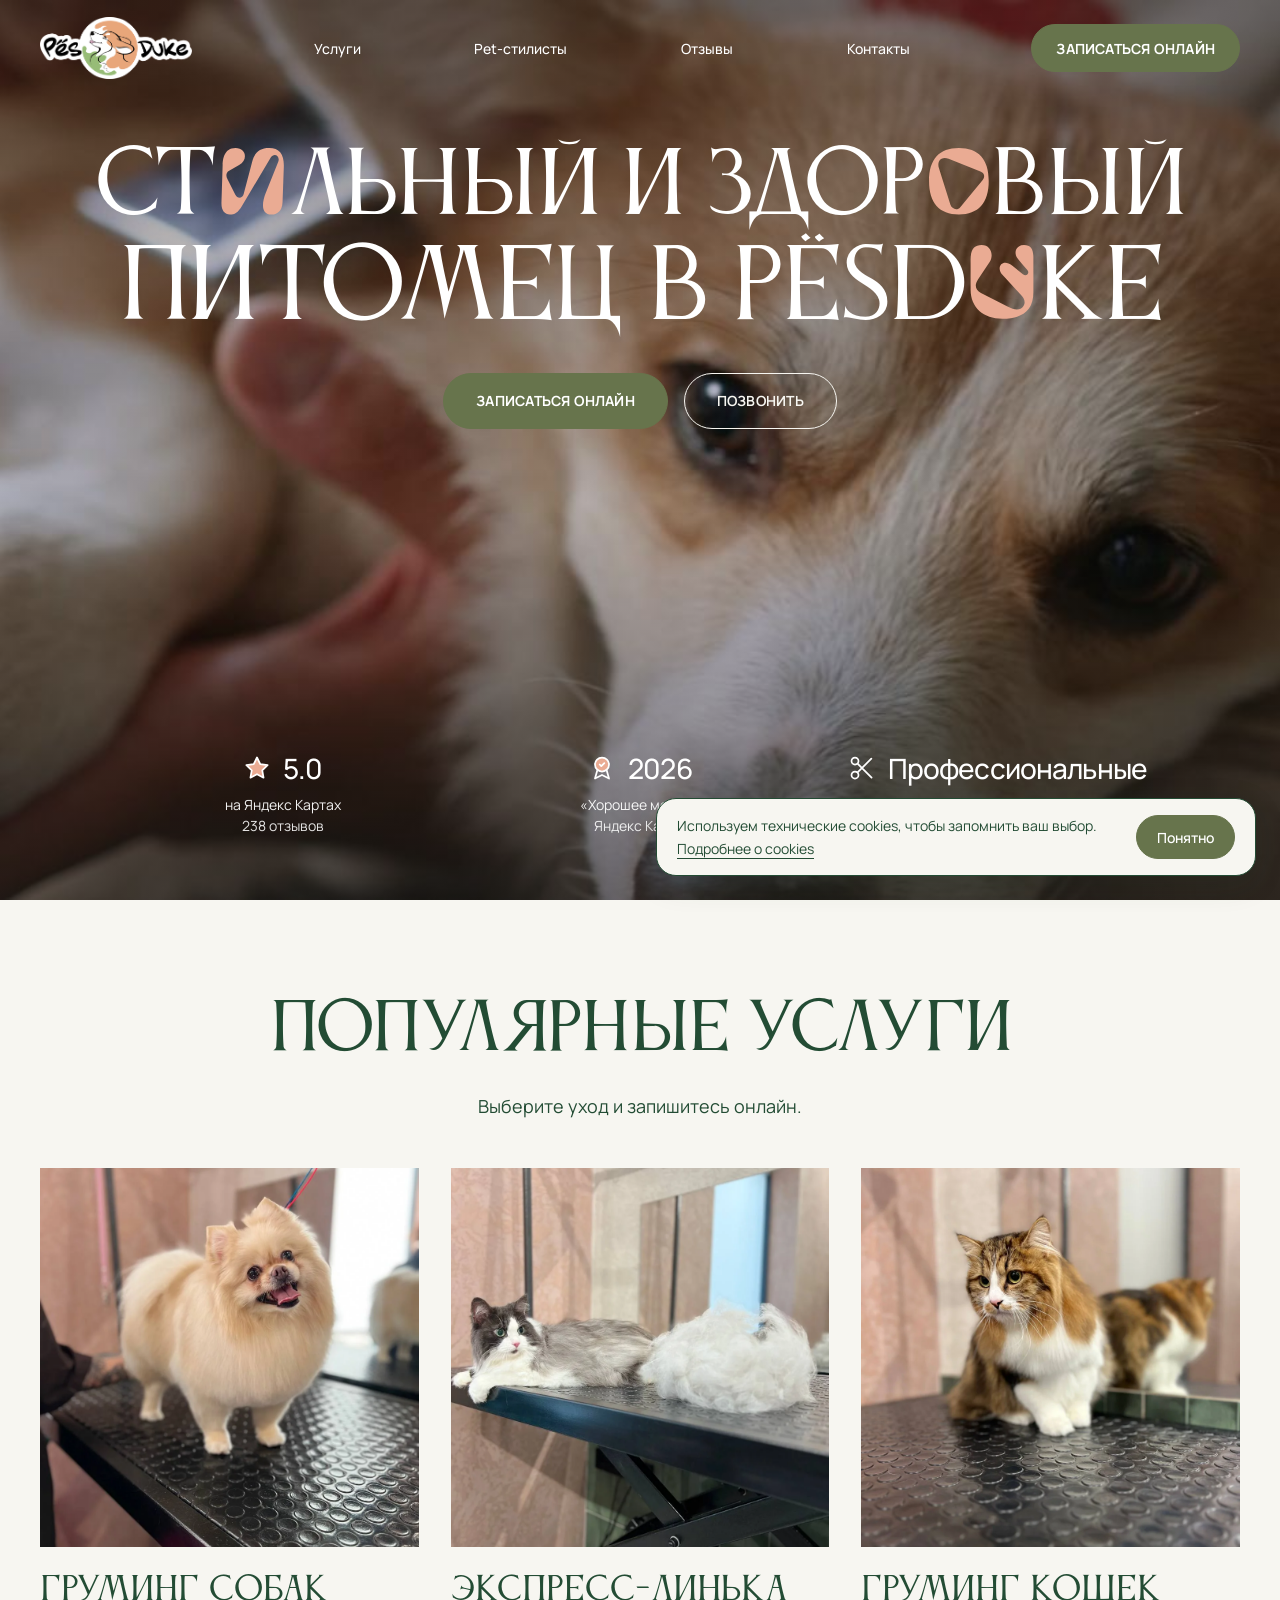
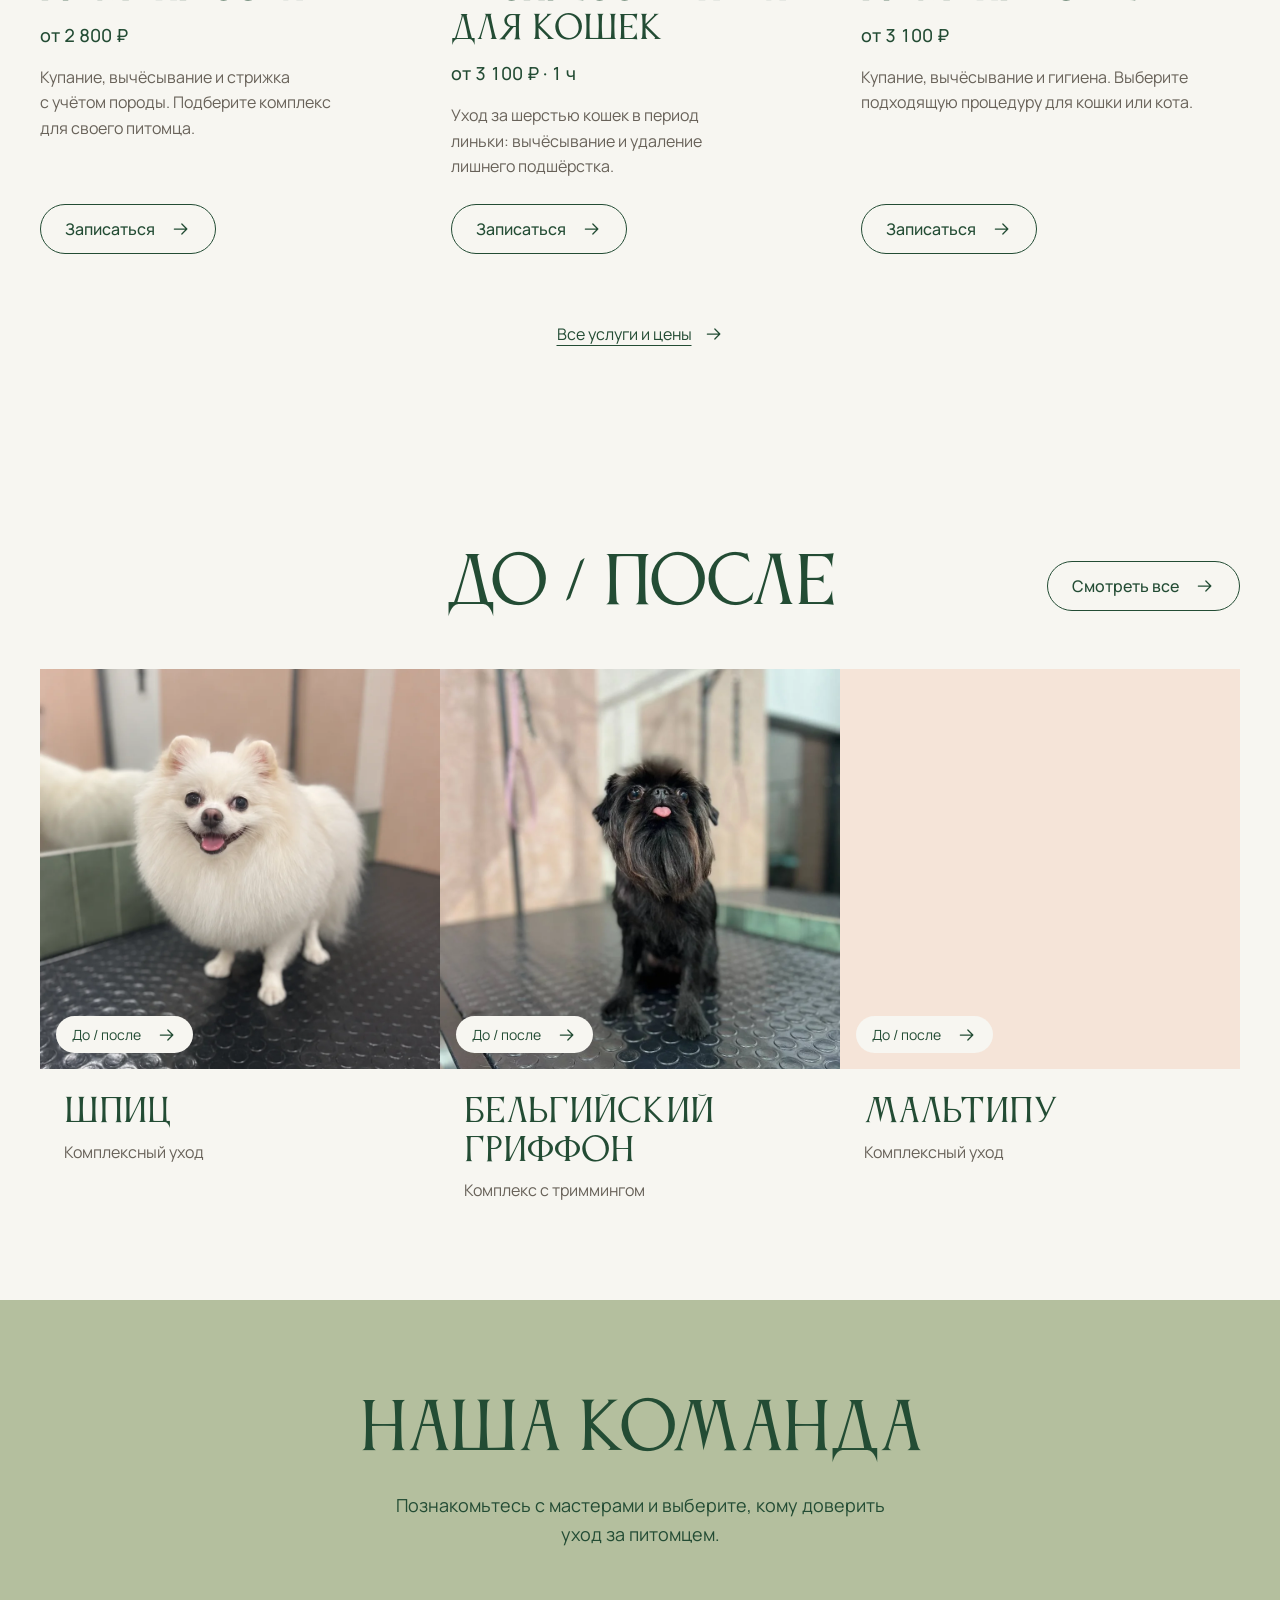
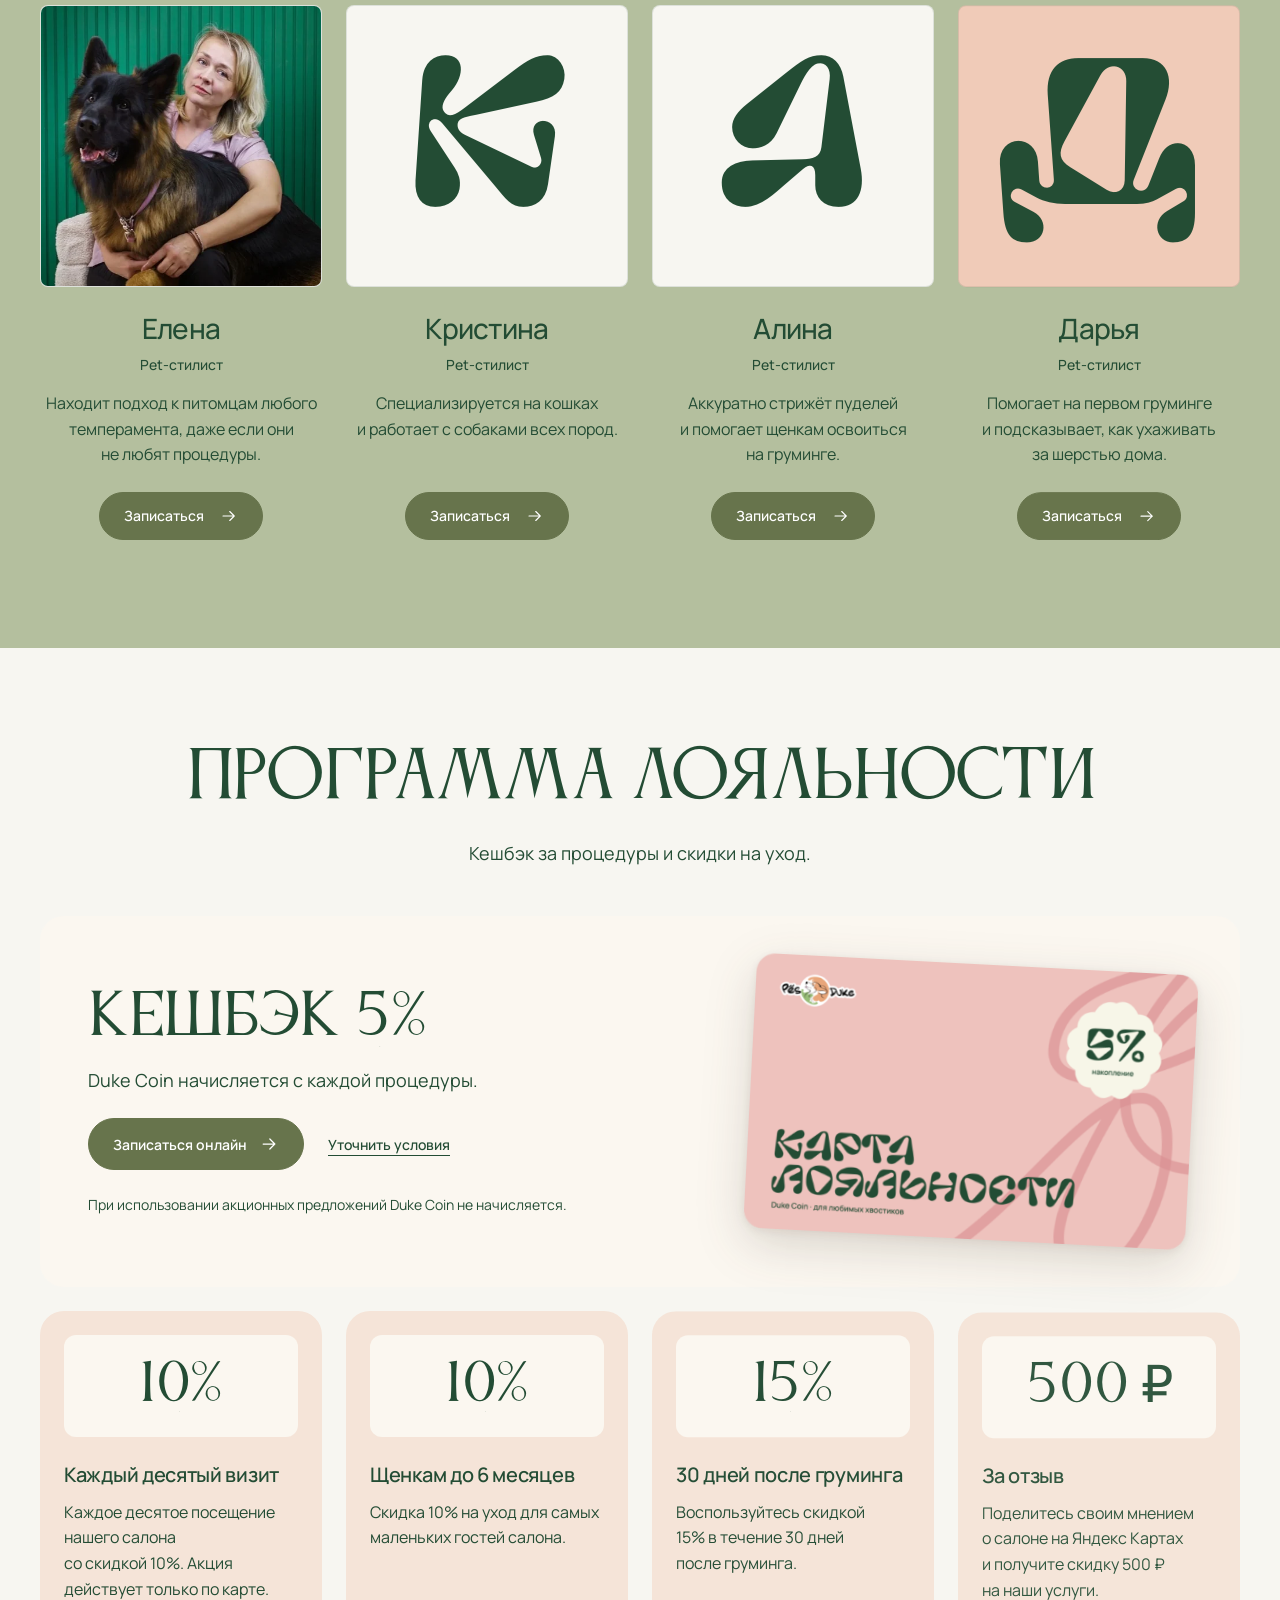
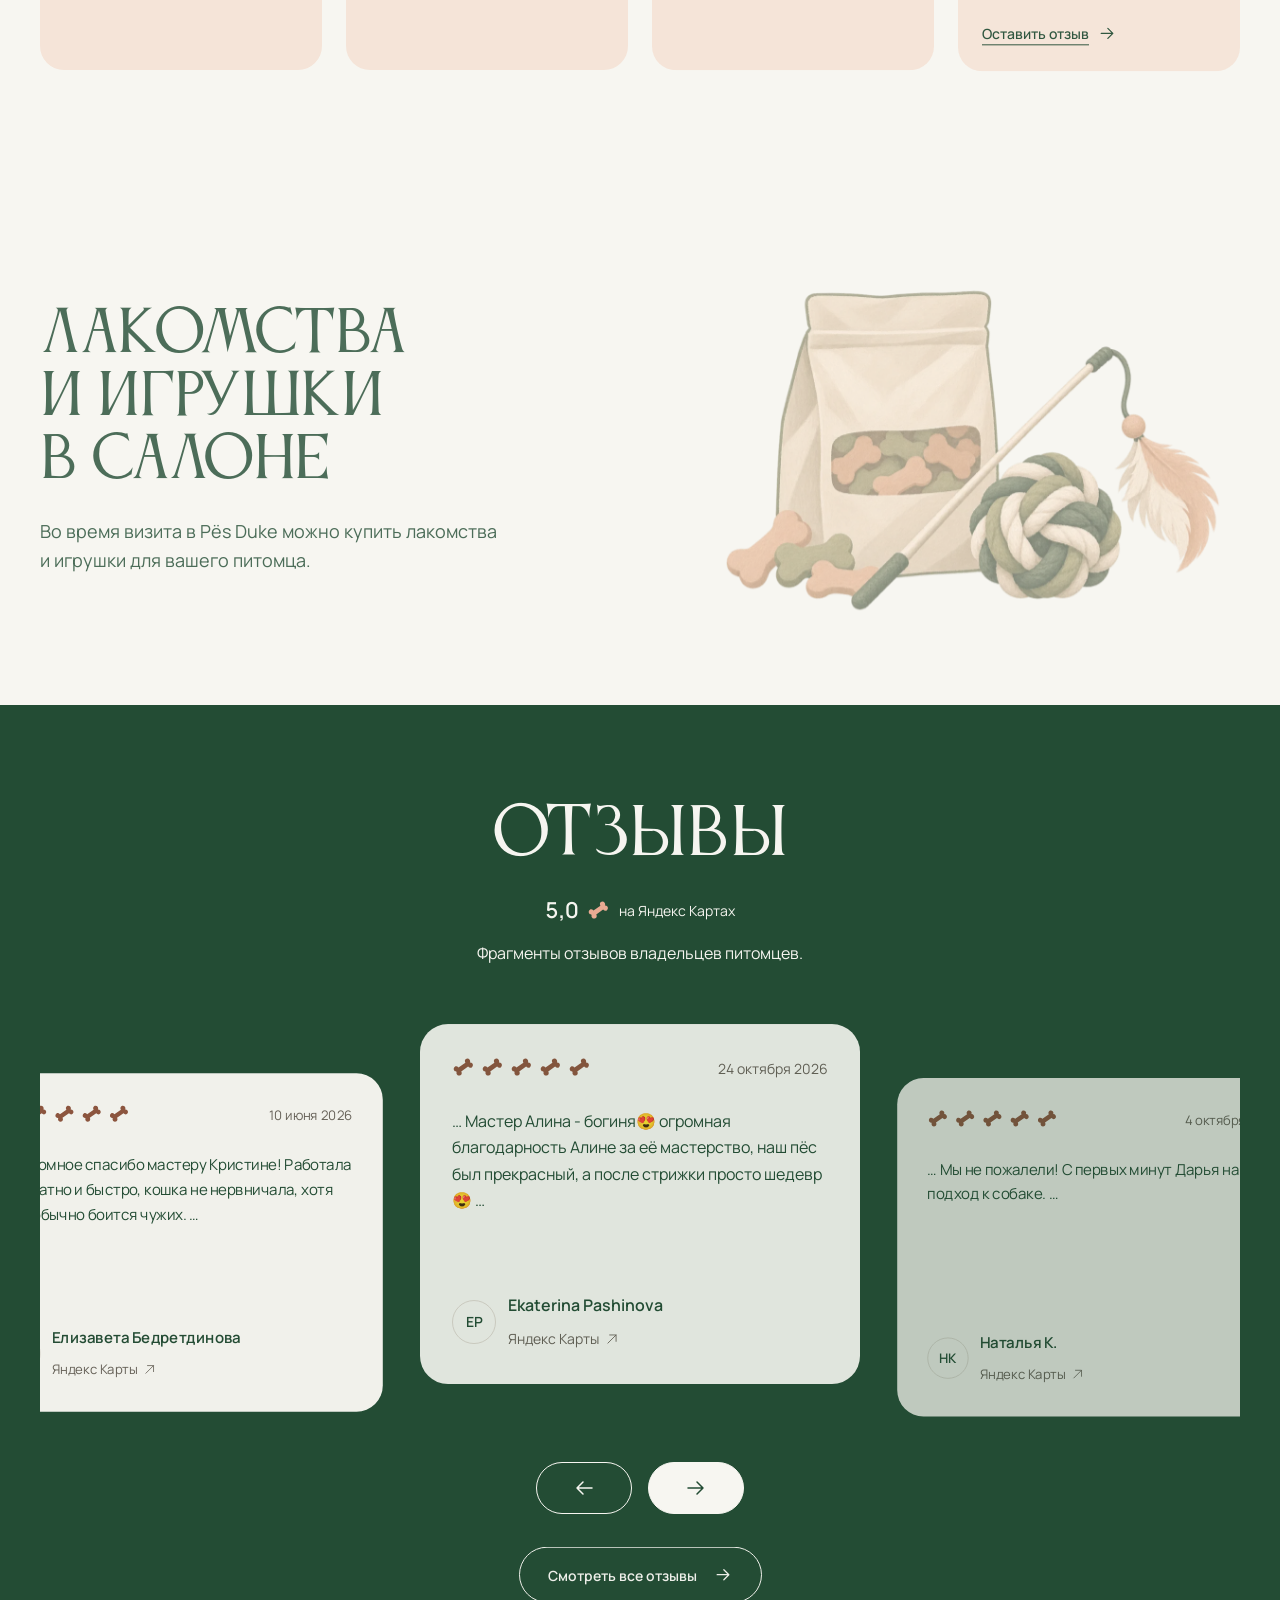
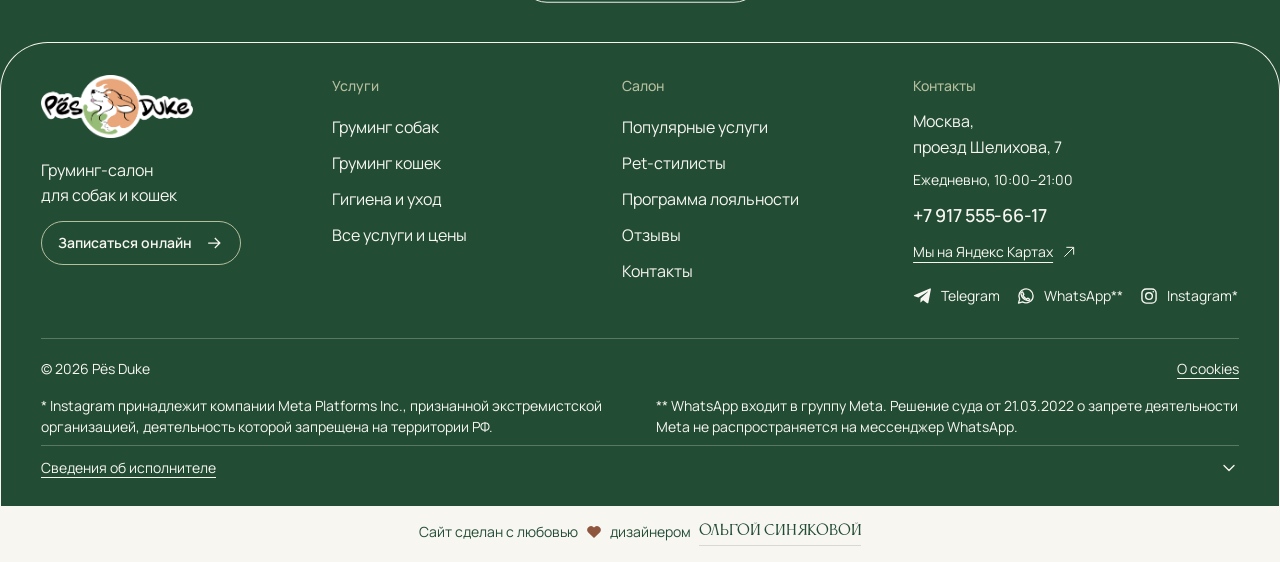
<file: index.html>
<!DOCTYPE html>
<html lang="ru">
<head>
<meta charset="utf-8">
<meta name="viewport" content="width=device-width,initial-scale=1">
<meta name="theme-color" content="#F7F6F1">
<meta name="description" content="Pёs Duke — груминг-салон в Москве. Стрижка и уход за шерстью собак и кошек. Запись онлайн.">
<link rel="canonical" href="https://pesdukegroom.ru/">
<link rel="icon" href="./favicon-v2.ico" sizes="16x16 32x32 48x48">
<link rel="icon" href="./favicon-v2.svg" type="image/svg+xml" sizes="any">
<link rel="icon" href="./favicon-v2-32x32.png" type="image/png" sizes="32x32">
<link rel="apple-touch-icon" href="./apple-touch-icon-v2.png" sizes="180x180">
<meta property="og:type" content="website">
<meta property="og:locale" content="ru_RU">
<meta property="og:site_name" content="Pёs Duke">
<meta property="og:url" content="https://pesdukegroom.ru/">
<meta property="og:title" content="Pёs Duke — груминг-салон для собак и кошек в Москве">
<meta property="og:description" content="Уход за собаками и кошками: услуги, работы до и после, мастера и программа лояльности. Запишитесь онлайн в Pёs Duke.">
<meta property="og:image" content="https://pesdukegroom.ru/assets/social-cover-v1.jpg">
<meta property="og:image:width" content="1200">
<meta property="og:image:height" content="630">
<meta property="og:image:alt" content="Pёs Duke — груминг-салон для собак и кошек">
<meta name="twitter:card" content="summary_large_image">
<meta name="twitter:title" content="Pёs Duke — груминг-салон для собак и кошек в Москве">
<meta name="twitter:description" content="Уход за собаками и кошками: услуги, работы до и после, мастера и программа лояльности. Запишитесь онлайн в Pёs Duke.">
<meta name="twitter:image" content="https://pesdukegroom.ru/assets/social-cover-v1.jpg">
<title>Стильный и здоровый питомец в PёsDuke</title>
<style>
@font-face{font-family:Manrope;src:url('assets/manrope-v2.ttf') format('truetype');font-style:normal;font-weight:200 800;font-display:swap}
@font-face{font-family:Anticva;src:url(assets/anticva-v2.otf) format("opentype");font-weight:400;font-style:normal;font-display:swap}
@font-face{font-family:Pilowlava;src:url(assets/pilowlava-v2.woff2) format("woff2");font-weight:400;font-style:normal;font-display:swap}
:root{
 --page:#F7F6F1;--forest:#234C34;--olive:#67744C;--sage:#B4BF9E;--card-peach:#F5E4D8;--card-surface:#FBF7F0;--muted-neutral:#686259;--neutral-line:#DDD8CF;--ink:#FFFFFF;--muted:rgba(255,255,255,.94);--soft:rgba(255,255,255,.88);--peach:#EAAB93;--line:rgba(35,76,52,.35);
 --s1:4px;--s2:8px;--s3:12px;--s4:16px;--s6:24px;--s8:32px;--s12:48px;--s16:64px;--s24:96px;
 --max-width:1200px;--gutter:24px;--page-margin:40px
}
*{box-sizing:border-box}
html{scroll-behavior:smooth}
body{margin:0;background:var(--page);color:var(--ink);font-family:Manrope,Arial,sans-serif;font-size:18px;line-height:1.6;font-weight:400;-webkit-font-smoothing:antialiased}
button,a{-webkit-tap-highlight-color:transparent;touch-action:manipulation}
button{font:inherit;cursor:pointer}
a{color:inherit;text-decoration:none}
img,svg{display:block}
button:focus-visible,a:focus-visible{outline:3px solid var(--peach);outline-offset:6px}
::selection{background:var(--peach);color:var(--forest)}
.container{width:min(var(--max-width),calc(100% - var(--page-margin)*2));margin-inline:auto}
.skip-link{position:fixed;top:8px;left:8px;padding:12px 16px;background:var(--peach);color:var(--forest);z-index:20;transform:translateY(-150%);font-size:16px}
.skip-link:focus{transform:none}
.site-header{position:absolute;inset:0 0 auto;height:96px;z-index:5;background:transparent}
.header-inner{height:100%;display:flex;align-items:center;justify-content:space-between;gap:32px}
.brand{display:block;width:152px;flex:none}
.brand img{width:100%;height:auto}
.desktop-nav{display:flex;align-items:center;gap:32px;font-size:14px;font-weight:500;line-height:1.5;margin-left:auto}
.desktop-nav a,.phone{display:inline-flex;align-items:center;min-height:44px;padding-block:12px;transition:color .2s ease}
.desktop-nav a:hover,.phone:hover{color:var(--peach)}
.phone{font-size:16px;font-weight:550;white-space:nowrap;margin-left:16px}
.menu-toggle{display:none;align-items:center;gap:12px;min-height:44px;padding:12px 16px;color:var(--forest);background:rgba(255,255,255,.88);backdrop-filter:blur(4px);border:1px solid var(--line);border-radius:999px;font-size:14px;font-weight:550}
.menu-toggle svg{width:20px;height:20px}
.hero{position:relative;isolation:isolate;overflow:clip;min-height:100svh}
.hero-grid{display:grid;grid-template-columns:repeat(12,minmax(0,1fr));column-gap:var(--gutter);row-gap:32px;min-height:100svh;align-content:start;padding-block:160px 48px}
.hero-copy{grid-column:1 / span 7;grid-row:1;position:relative;z-index:1}
h1{margin:0;font-size:64px;line-height:1.1;letter-spacing:-.04em;font-weight:400;text-wrap:balance;max-width:600px}

h1 em{font-style:normal;font-weight:inherit}
.hero-description{font-size:18px;line-height:1.6;font-weight:400;color:var(--muted);max-width:540px;margin:24px 0 0;text-wrap:pretty}
.hero-media{position:absolute;inset:0;width:100%;height:100%;margin:0;z-index:-1;overflow:hidden;background:var(--page)}

.hero-media:after{display:none}
.hero-action{grid-column:1 / span 7;grid-row:2;position:relative;z-index:1}
.action-row{display:flex;align-items:center;gap:16px;flex-wrap:wrap}
.button{display:inline-flex;align-items:center;justify-content:center;min-height:56px;padding:16px 32px;border:1px solid var(--olive);border-radius:999px;background:var(--olive);color:#FFFFFF;font-size:14px;line-height:1.5;font-weight:650;letter-spacing:.015em;white-space:nowrap;transition:background .2s ease,color .2s ease,border-color .2s ease}
.button:hover,.button:active{background:var(--forest);border-color:var(--forest);color:#FFFFFF}
.button:active{scale:.98}
.button--secondary{background:transparent;border-color:var(--page);color:var(--page)}
.button--secondary:hover,.button--secondary:active{background:var(--forest);border-color:var(--forest);color:var(--page)}
@media(max-width:767px){.button--secondary{border-color:var(--forest);color:var(--forest)}}
.location{display:inline-flex;align-items:center;gap:8px;min-height:24px;margin-top:24px;font-size:14px;line-height:1.5;color:var(--soft)}
.location svg{width:18px;height:18px;stroke:currentColor;stroke-width:1.5;fill:none;flex:none}
.location:hover{text-decoration:underline;text-underline-offset:5px}
.proof-list{grid-column:1 / span 7;grid-row:3;position:relative;z-index:1;display:grid;grid-template-columns:repeat(3,minmax(0,1fr));column-gap:24px;padding:0;margin:16px 0 0;list-style:none;max-width:620px}
.proof-item{min-width:0}
.proof-link{display:block;border-radius:4px}
.proof-heading{display:flex;align-items:center;gap:8px;min-height:36px;white-space:nowrap}
.proof-icon{width:22px;height:22px;flex:none;stroke:var(--ink);stroke-width:1.5;fill:none;stroke-linecap:round;stroke-linejoin:round}
.proof-item:first-child .proof-icon{fill:var(--peach);stroke:var(--peach)}
.proof-item:nth-child(2) .proof-icon{stroke:var(--peach)}
.proof-item:last-child .proof-icon{stroke:var(--peach)}
.proof-value{font-size:28px;line-height:1.15;font-weight:500;letter-spacing:-.03em}
.proof-value--word{display:block;font-size:17px;line-height:1.5;letter-spacing:-.015em}
.team-copy{display:flex;flex-direction:column;gap:4px}
.team-prefix{font-size:14px;line-height:1.5;color:var(--muted);font-weight:400}
.proof-item:last-child .proof-heading{align-items:flex-start;padding-top:4px}
.proof-item:last-child .proof-icon{margin-top:3px}
.proof-label,.proof-detail{display:block;margin-top:8px;font-size:14px;line-height:1.5;color:var(--muted);font-weight:400}
.proof-detail{margin-top:0;color:var(--soft)}
.proof-link:hover .proof-label{text-decoration:underline;text-underline-offset:4px}
.mobile-menu{position:fixed;inset:16px 16px auto auto;width:calc(100% - 32px);max-width:420px;max-height:calc(100svh - 32px);overflow:auto;padding:24px;border:1px solid var(--line);border-radius:24px;background:var(--forest);color:#FFFFFF;--ink:#FFFFFF;--line:rgba(255,255,255,.4)}
.mobile-menu::backdrop{background:rgba(255,255,255,.55);backdrop-filter:blur(4px)}
.menu-top{display:flex;align-items:center;justify-content:space-between;gap:24px;margin-bottom:24px}
.menu-top .brand{width:132px}
.close-menu{width:48px;height:48px;padding:12px;border:1px solid var(--line);border-radius:50%;background:transparent;color:var(--ink)}
.close-menu svg{width:22px;height:22px;stroke:currentColor;stroke-width:1.6}
.mobile-nav{display:flex;flex-direction:column;gap:8px;margin-bottom:24px}
.mobile-nav a{min-height:48px;padding:12px 0;font-size:24px;line-height:1.25;font-weight:400;letter-spacing:-.02em}
.mobile-menu .button{width:100%}
@media(min-width:1600px){.hero-grid{padding-top:176px}}
@media(max-width:1279px){:root{--page-margin:32px;--gutter:20px}.site-header{height:88px}.header-inner{gap:24px}.brand{width:144px}.desktop-nav{gap:24px}.phone{font-size:14px;margin-left:0}.hero-grid{grid-template-columns:repeat(8,minmax(0,1fr));padding-block:144px 48px}.hero-copy,.hero-action,.proof-list{grid-column:1 / span 5}h1{font-size:56px}.hero-description{font-size:18px;max-width:480px}.proof-list{column-gap:16px}.proof-value--word{font-size:16px}.proof-heading{gap:8px}}
@media(max-width:1099px){.desktop-nav,.header-inner>.phone{display:none}.menu-toggle{display:inline-flex}.hero-copy,.hero-action,.proof-list{grid-column:1 / span 6}h1{font-size:48px}.hero-description{max-width:440px}.hero-media:after{display:none}}
@media(max-width:767px){:root{--page-margin:20px;--gutter:16px}.site-header{height:88px}.brand{width:132px}.menu-toggle{padding:10px 16px}.hero-grid{grid-template-columns:repeat(4,minmax(0,1fr));padding-block:384px 32px;row-gap:24px;min-height:100svh}.hero-copy,.hero-action,.proof-list{grid-column:1 / -1}.hero-copy{grid-row:1}h1{font-size:40px;line-height:1.12;letter-spacing:-.04em}.hero-description{max-width:480px;font-size:16px;line-height:1.6;margin-top:24px}.hero-media{height:100%;width:100%}.hero-media:after{display:none}.hero-action{grid-row:2}.action-row{display:grid;grid-template-columns:1fr;gap:12px}.button{padding:16px 24px;min-height:56px;font-size:14px}.location{margin-top:16px;font-size:14px}.proof-list{grid-row:3;grid-template-columns:repeat(2,minmax(0,1fr));gap:16px;margin:16px 0 0;max-width:none}.proof-value{font-size:26px}.proof-item:last-child{grid-column:1 / -1}.proof-item:last-child .proof-heading{min-height:24px;padding:0;align-items:center}.proof-item:last-child .proof-icon{margin:0}.team-copy{flex-direction:row;gap:4px;flex-wrap:wrap}.team-prefix,.proof-value--word{font-size:14px;line-height:1.5}.proof-heading{min-height:32px}.proof-icon{width:20px;height:20px}}
@media(max-width:359px){h1{font-size:32px}.hero-grid{padding-top:384px}.hero-description{margin-top:16px}.proof-list{column-gap:8px}.location{align-items:flex-start;line-height:1.6}}

[hidden]{display:none!important}

.video-control{position:absolute;right:32px;bottom:32px;z-index:2;display:flex;align-items:center;justify-content:center;width:48px;height:48px;padding:12px;border:1px solid rgba(35,76,52,.4);border-radius:50%;background:rgba(255,255,255,.85);color:var(--forest)}
.video-control svg{width:20px;height:20px;stroke:currentColor;fill:none;stroke-width:1.8;stroke-linecap:round;stroke-linejoin:round}
.video-control[data-state="playing"] .play-icon,.video-control[data-state="paused"] .pause-icon{display:none}
.proof-icon{stroke:var(--ink)}
.proof-item:first-child .proof-icon{fill:var(--peach);stroke:var(--ink)}
.proof-item:nth-child(2) .proof-icon{stroke:var(--ink)}
.proof-item:nth-child(2) .proof-icon circle{fill:var(--peach)}
.proof-item:last-child .proof-icon{stroke:var(--ink)}
@media(max-width:1099px) and (min-width:768px){}
@media(max-width:767px){.video-control{right:20px;top:292px;bottom:auto}}



@media(max-width:1279px) and (min-width:768px){}
@media(max-width:767px){.hero{color:var(--forest);--ink:var(--forest);--muted:rgba(35,76,52,.94);--soft:rgba(35,76,52,.88)}}


.hero-media video{position:absolute;inset:0;width:100%;height:100%;max-width:none;object-fit:cover;object-position:50% 50%;mask-image:none;-webkit-mask-image:none;filter:none;transform:none}
.hero-media:after{display:block;content:"";position:absolute;inset:0;pointer-events:none;background:linear-gradient(180deg,rgba(38,33,29,.52) 0%,rgba(38,33,29,.15) 56%,rgba(38,33,29,.6) 100%)}
@media(max-width:767px){.hero-media video{left:0;width:100%;height:360px;object-position:100% 50%}.hero-media:after{display:none}}


/* Display typography: Anticva with inline outlines from the licensed Pilowlava font. */
.header-inner,.hero-grid{width:calc(100% - var(--page-margin)*2);max-width:none}
.header-inner{gap:32px}
.desktop-nav{flex:1;justify-content:space-evenly;gap:24px;margin-left:0}
.header-booking{flex:none;min-height:48px;padding:12px 24px;font-size:14px;text-transform:uppercase}
.hero-grid{padding-block:144px 48px;row-gap:32px}
#hero-title{grid-column:1 / -1;grid-row:1;position:relative;z-index:1;max-width:none;width:100%;font-family:Anticva,Georgia,serif;font-size:6.6vw;line-height:1.06;letter-spacing:-.025em;font-weight:400;text-transform:uppercase;text-wrap:initial;margin:0}
.headline-line{display:block;white-space:nowrap}
.headline-line + .headline-line{text-align:right;font-size:1.11em;margin-top:8px}
.headline-word{display:inline-block;white-space:nowrap}
.headline-accent{font-size:1em;color:var(--peach);font-weight:400}
.headline-accent svg{display:inline-block;height:.787em;vertical-align:baseline;margin-inline-end:-.025em;fill:currentColor;overflow:visible}
.headline-accent-text{position:absolute;width:1px;height:1px;padding:0;margin:-1px;overflow:hidden;clip:rect(0,0,0,0);white-space:nowrap;border:0}
.hero-copy{grid-row:2;grid-column:1 / span 6}
.hero-description{max-width:560px;margin:0}
.hero-action{grid-row:3;grid-column:1 / span 6}
.proof-list{grid-row:4;grid-column:1 / span 6;margin-top:8px}

@media(min-width:1800px){.hero-grid{padding-top:160px;row-gap:40px}.hero-description{max-width:600px}}
@media(max-width:1279px){.header-inner{gap:24px}.desktop-nav{gap:16px}.header-booking{padding:12px 20px}.hero-grid{padding-top:128px}.hero-copy,.hero-action,.proof-list{grid-column:1 / span 5}#hero-title{font-size:6.5vw}}
@media(max-width:1099px){.header-inner{gap:16px}.header-booking{margin-left:auto}.menu-toggle{display:inline-flex}.hero-copy,.hero-action,.proof-list{grid-column:1 / span 6}.hero-description{max-width:540px}}
@media(max-width:767px){.header-inner{gap:12px}.header-booking{min-height:44px;padding:10px 16px;font-size:14px;letter-spacing:0;text-transform:none}.header-booking-extra{display:none}.menu-toggle{width:44px;padding:11px;justify-content:center;gap:0;font-size:0}.menu-toggle svg{width:20px;height:20px;flex:none}.brand{width:112px}.hero-grid{padding-block:384px 32px;row-gap:24px}#hero-title{font-size:10.6vw;line-height:1.14;letter-spacing:-.025em}.headline-line{white-space:normal}.headline-line + .headline-line{font-size:1em;text-align:left;margin-top:0}.hero-copy,.hero-action,.proof-list{grid-column:1 / -1}.hero-copy{grid-row:2}.hero-action{grid-row:3}.proof-list{grid-row:4}.hero-description{margin:0}.headline-accent{color:#98523A}.hero-media:after{display:none}}
@media(max-width:359px){.header-booking{padding:10px 12px;font-size:14px}.header-inner{gap:8px}.brand{width:96px}#hero-title{font-size:10.4vw}}


/* Compact hero: actions followed directly by trust statements. */
.hero-action{grid-row:2}
.proof-list{grid-row:3;margin-top:0}
.button:not(.button--secondary){background:var(--olive);border-color:var(--olive);color:#FFFFFF;font-weight:700}
.button:not(.button--secondary):hover,.button:not(.button--secondary):active{background:var(--forest);border-color:var(--forest);color:#FFFFFF}
@media(max-width:767px){.hero-action{grid-row:2}.proof-list{grid-row:3;margin-top:8px}}


/* Centered composition with the actions and trust statements on one axis. */
#hero-title,.headline-line + .headline-line{text-align:center}
.hero-action{grid-column:1 / -1;justify-self:center;text-align:center}
.action-row{justify-content:center}
.proof-list{grid-column:1 / -1;justify-self:center;width:min(100%,680px);max-width:none;text-align:center;column-gap:32px}
.proof-heading{justify-content:center}
.proof-item:last-child .proof-heading{justify-content:center}

@media(max-width:767px){.hero-action{width:100%;max-width:480px}.proof-list{column-gap:16px;row-gap:24px;width:100%;max-width:480px}.team-copy{justify-content:center}}


/* Equal typography for all three proof headings. */
.proof-list{width:min(100%,1040px);grid-template-columns:repeat(3,minmax(0,1fr))}
.proof-item:last-child .proof-heading{align-items:center;padding-top:0}
.proof-item:last-child .proof-icon{margin-top:0}
@media(min-width:768px) and (max-width:1099px){.proof-list{width:min(100%,680px);grid-template-columns:repeat(2,minmax(0,1fr));row-gap:24px}.proof-item:last-child{grid-column:1 / -1}}
@media(max-width:767px){.proof-list{max-width:480px;grid-template-columns:repeat(2,minmax(0,1fr))}.proof-item:last-child .proof-heading{min-height:32px}.proof-item:last-child .proof-value{font-size:26px}}
@media(max-width:359px){.proof-item:last-child .proof-heading{flex-direction:column;gap:8px;white-space:normal}}




/* Icons balance the 28px proof headings; mobile headings are 26px. */
.proof-icon{width:28px;height:28px;stroke-width:1.5}
.proof-heading{gap:12px}
@media(max-width:767px){.proof-icon{width:26px;height:26px}.proof-item:last-child .proof-icon{width:26px;height:26px}}


/* Keep the title and actions fixed in the grid; let the proof row sit lower. */
@media(min-width:768px){
 .hero-grid{grid-template-rows:max-content max-content minmax(min-content,1fr);align-content:stretch;padding-bottom:64px}
 .proof-list{align-self:end;margin-top:0}
}
@media(min-width:768px) and (max-height:700px){.hero-grid{padding-bottom:32px}}


/* The poster stays visible until a decoded video frame is playing. */
.hero-poster{position:absolute;inset:0;width:100%;height:100%;object-fit:cover;object-position:50% 50%}
.hero-media video{opacity:0}
.hero-media video[data-ready="true"]{opacity:1}
@media(max-width:767px){
 .hero{color:var(--page);--ink:var(--page);--muted:rgba(247,246,241,.94);--soft:rgba(247,246,241,.9)}
 .hero-grid{padding-block:168px 48px}
 .hero-media video,.hero-poster{width:100%;height:100%;object-position:85% 50%}
 .hero-media:after{display:block;background:linear-gradient(180deg,rgba(38,33,29,.56) 0%,rgba(38,33,29,.76) 20%,rgba(38,33,29,.72) 65%,rgba(38,33,29,.82) 100%)}
 .headline-accent{color:var(--peach)}
 .button--secondary{border-color:var(--page);color:var(--page)}
 .video-control{top:104px;right:20px;bottom:auto}
}

/* Popular services — open photographs and quiet typography, paired with the works section. */
.popular-section{padding-block:96px;background:var(--page);color:var(--forest);scroll-margin-top:24px;--popular-ink:var(--forest)}
.popular-shell{width:calc(100% - var(--page-margin)*2);max-width:1440px;margin-inline:auto}
.popular-header{max-width:1100px;margin:0 auto 48px;text-align:center}
.popular-heading{font:400 clamp(48px,5vw,72px)/1.12 Anticva,Georgia,serif;letter-spacing:-.025em;text-transform:uppercase;margin:0;text-wrap:balance}
.popular-intro{font-size:18px;line-height:1.6;margin:24px auto 0}
.popular-grid{display:grid;grid-template-columns:repeat(3,minmax(0,1fr));gap:32px;margin:0;padding:0 0 8px;list-style:none;scrollbar-width:none}
.popular-item{min-width:0;display:flex}
.popular-card{display:flex;flex-direction:column;align-items:flex-start;width:100%;text-align:left}
.popular-media{width:100%;margin:0}
.popular-photo{aspect-ratio:1;overflow:hidden;background:var(--card-surface)}
.popular-photo img{display:block;width:100%;height:100%;object-fit:cover;object-position:50% 50%;transition:transform .5s cubic-bezier(.2,.65,.3,1)}
.popular-item:nth-child(3) .popular-photo img{object-position:50% 40%}
.popular-price{margin:12px 0 0;font-size:18px;font-weight:500;line-height:1.5;font-variant-numeric:tabular-nums}
.popular-name{font:400 32px/1.2 Anticva,Georgia,serif;margin:24px 0 0;text-wrap:balance}
.popular-description{flex:1;margin:16px 0 24px;max-width:35ch;font-size:16px;line-height:1.6;color:var(--muted-neutral);text-wrap:pretty}
.popular-book{display:inline-flex;align-items:center;justify-content:center;gap:16px;min-height:48px;padding:12px 24px;border:1px solid var(--forest);border-radius:999px;background:transparent;color:var(--forest);font-size:16px;line-height:1.5;font-weight:500;transition:background .25s ease,color .25s ease}
.popular-book svg,.popular-nav svg,.popular-all svg{width:20px;height:20px;fill:none;stroke:currentColor;stroke-width:1.5;stroke-linecap:round;stroke-linejoin:round;flex:none}
.popular-book:hover,.popular-book:active{background:var(--forest);color:#FFF}
.popular-toolbar{display:none;align-items:center;justify-content:space-between;gap:24px;margin-bottom:16px}
.popular-count{font-size:14px;line-height:1.5;font-variant-numeric:tabular-nums}
.popular-navigation{display:flex;gap:12px}
.popular-nav{display:inline-flex;align-items:center;justify-content:center;width:48px;height:48px;padding:12px;border:1px solid var(--popular-ink);border-radius:50%;color:var(--popular-ink);background:transparent;transition:background .22s ease,opacity .22s ease}
.popular-nav:disabled{opacity:.35;cursor:default}.popular-nav:hover:not(:disabled){background:var(--page)}
.popular-all{margin-top:48px;text-align:center}.popular-all a{display:inline-flex;align-items:center;justify-content:center;gap:12px;min-height:48px;font-size:16px;line-height:1.5;text-decoration:underline;text-underline-offset:5px}.popular-all a:hover{color:#8F563F}
.popular-section a:focus-visible,.popular-section button:focus-visible,.popular-grid:focus-visible{outline:3px solid #8F563F;outline-offset:5px}
@media(hover:hover) and (prefers-reduced-motion:no-preference){.popular-card:hover .popular-photo img{transform:scale(1.025)}}
@media(max-width:1099px){.popular-section{padding-block:80px}.popular-heading{font-size:56px}.popular-toolbar{display:flex}.popular-grid{display:flex;gap:24px;overflow-x:auto;overscroll-behavior-inline:contain;scroll-snap-type:x mandatory;scroll-padding-inline:0}.popular-grid::-webkit-scrollbar{display:none}.popular-item{flex:0 0 calc((100% - 24px)/2);scroll-snap-align:start}.popular-name{font-size:28px}}
@media(max-width:767px){.popular-section{padding-block:64px;scroll-margin-top:16px}.popular-header{margin-bottom:32px}.popular-heading{font-size:40px;line-height:1.15}.popular-intro{font-size:16px;margin-top:16px}.popular-grid{gap:16px}.popular-item{flex-basis:92%}.popular-name{font-size:28px}.popular-price{font-size:16px}.popular-all{margin-top:32px}.popular-nav{width:44px;height:44px;padding:11px}}

/* Real grooming results: square covers and a full-frame comparison gallery. */
.works-section{padding-block:96px;background:var(--page);color:var(--forest);scroll-margin-top:24px}
.works-shell{width:calc(100% - var(--page-margin)*2);max-width:1440px;margin-inline:auto}
.works-header{display:grid;grid-template-columns:minmax(0,1fr) auto minmax(0,1fr);align-items:center;gap:24px;margin-bottom:48px}
.works-heading{grid-column:2;margin:0;font:400 clamp(48px,5vw,72px)/1.12 Anticva,Georgia,serif;letter-spacing:-.025em;text-transform:uppercase}
.works-all{grid-column:3;justify-self:end;display:inline-flex;align-items:center;justify-content:center;gap:16px;min-height:48px;padding:12px 24px;border:1px solid var(--forest);border-radius:999px;color:var(--forest);font-size:16px;font-weight:500;line-height:1.5;white-space:nowrap;transition:background .25s ease,color .25s ease}
.works-all:hover,.works-all:active{background:var(--forest);color:#FFF}
.works-grid{display:grid;grid-template-columns:repeat(3,minmax(0,1fr));gap:0;list-style:none;margin:0;padding:0}
.works-item{min-width:0}.works-cover{position:relative;display:block;aspect-ratio:1;overflow:hidden;background:var(--card-peach)}
.works-cover img{display:block;width:100%;height:100%;object-fit:cover;object-position:center;transition:transform .65s cubic-bezier(.2,.65,.3,1)}
.works-cover-label{position:absolute;bottom:16px;left:16px;display:inline-flex;align-items:center;gap:16px;padding:8px 16px;border-radius:999px;background:var(--page);color:var(--forest);font-size:14px;line-height:1.5}
.works-section svg,.works-viewer svg{flex:none;width:20px;height:20px;fill:none;stroke:currentColor;stroke-width:1.5;stroke-linecap:round;stroke-linejoin:round}
.works-cover-label svg{transition:transform .3s ease}
.works-caption{padding:24px 24px 0}.works-name{margin:0;font:400 32px/1.2 Anticva,Georgia,serif}.works-service{margin:8px 0 0;font-size:16px;line-height:1.6;color:var(--muted-neutral)}
.works-section a:focus-visible,.works-viewer button:focus-visible{outline:3px solid #8F563F;outline-offset:5px}.works-cover:focus-visible{outline-offset:-5px;z-index:1}
.works-viewer{position:fixed;inset:0;width:min(1100px,calc(100% - 32px));max-height:calc(100svh - 32px);margin:auto;padding:24px;border:1px solid var(--neutral-line);border-radius:24px;overflow:auto;overscroll-behavior:contain;background:var(--page);color:var(--forest)}
.works-viewer::backdrop{background:rgba(35,76,52,.55)}
.works-viewer-top{display:flex;align-items:center;justify-content:space-between;gap:24px;margin-bottom:24px}.works-viewer-title{margin:0;font:400 32px/1.2 Anticva,Georgia,serif;text-wrap:balance}
.works-viewer-master{margin:8px 0 0;font-size:16px;line-height:1.5;color:var(--muted-neutral)}
.works-icon-button{display:inline-grid;place-items:center;flex:none;width:48px;height:48px;padding:12px;border:1px solid var(--forest);border-radius:50%;background:transparent;color:var(--forest);transition:background .25s ease,color .25s ease}
.works-icon-button:hover:not(:disabled),.works-icon-button:active:not(:disabled){background:var(--forest);color:#FFF}.works-icon-button:disabled{opacity:.35;cursor:default}
.works-pair{display:grid;grid-template-columns:repeat(2,minmax(0,1fr));gap:24px}.works-pair figure{min-width:0;margin:0}.works-pair figcaption{margin-bottom:12px;font-size:16px;font-weight:600;line-height:1.5}
.works-pair img{display:block;width:100%;height:auto;max-height:58svh;aspect-ratio:3/4;object-fit:contain;background:var(--card-surface)}
.works-pair--single{grid-template-columns:minmax(0,1fr);width:min(100%,43.5svh);margin-inline:auto}
.works-load-feedback{margin-top:16px;font-size:14px;line-height:1.5;color:var(--muted-neutral)}.works-load-feedback p{margin:0}.works-retry{min-height:44px;margin-top:8px;padding:10px 16px;border:1px solid var(--forest);border-radius:999px;background:transparent;color:var(--forest);font:500 14px/1.5 Manrope,Arial,sans-serif}
.works-viewer-nav{display:flex;align-items:center;justify-content:space-between;gap:24px;margin-top:24px}.works-viewer-count{margin:0;font-size:16px;font-variant-numeric:tabular-nums;line-height:1.5}
@media(hover:hover) and (prefers-reduced-motion:no-preference){.works-cover:hover img{transform:scale(1.025)}.works-cover:hover .works-cover-label svg{transform:translateX(3px)}}
@media(max-width:1099px){.works-section{padding-block:80px}.works-heading{font-size:clamp(48px,5.5vw,56px)}.works-header{gap:16px}.works-all{padding-inline:20px}.works-name{font-size:28px}}
@media(max-width:767px){.works-section{padding-block:64px;scroll-margin-top:16px}.works-header{display:flex;flex-direction:column;gap:24px;margin-bottom:32px}.works-heading{font-size:40px;line-height:1.15}.works-grid{grid-template-columns:1fr;row-gap:32px}.works-caption{padding:24px 0 0}.works-viewer{padding:16px;border-radius:20px}.works-viewer-top{position:sticky;top:-16px;z-index:2;gap:16px;margin:-16px -16px 24px;padding:16px;background:var(--page)}.works-viewer-title{font-size:26px}.works-pair{grid-template-columns:1fr;gap:24px}.works-pair img{max-height:none}.works-icon-button{width:44px;height:44px;padding:11px}.works-viewer-nav{position:sticky;bottom:-16px;z-index:2;margin:24px -16px -16px;padding:16px;border-top:1px solid var(--neutral-line);background:var(--page)}}

@media(max-width:767px){.works-pair--single{width:100%}}
@media(max-width:359px){.works-viewer-title{font-size:22px}}

/* Team — open portrait cards in the salon palette. */
.team-section{padding-block:96px;background:var(--sage);color:var(--team-ink);--team-ink:#234C34;--team-muted:var(--forest);--team-cream:#F7F6F1;--team-gap:24px;--team-per-view:4;scroll-margin-top:24px}
.team-shell{width:calc(100% - var(--page-margin)*2);max-width:1440px;margin-inline:auto}
.team-header{max-width:760px;margin:0 auto 48px;text-align:center}
.team-heading{margin:0;font-family:Anticva,Georgia,serif;font-weight:400;font-size:clamp(48px,5vw,72px);line-height:1.12;letter-spacing:-.025em;text-transform:uppercase;text-wrap:balance}
.team-intro{max-width:560px;margin:24px auto 0;font-size:18px;line-height:1.6;text-wrap:pretty}
.team-toolbar{display:flex;align-items:center;justify-content:space-between;gap:24px;margin-bottom:16px}
.team-carousel[data-all-visible="true"] .team-toolbar{display:none}
.team-count{font-size:14px;line-height:1.5;font-variant-numeric:tabular-nums}
.team-nav{display:flex;gap:12px}
.team-nav-button{display:inline-flex;align-items:center;justify-content:center;width:48px;height:48px;padding:12px;border:1px solid rgba(35,76,52,.5);border-radius:50%;color:var(--team-ink);background:transparent;transition:background .22s ease,border-color .22s ease,opacity .22s ease}
.team-nav-button svg{width:22px;height:22px;fill:none;stroke:currentColor;stroke-width:1.5;stroke-linecap:round;stroke-linejoin:round}
.team-nav-button:hover:not(:disabled){background:var(--team-cream);border-color:var(--team-ink)}
.team-nav-button:disabled{opacity:.35;cursor:default}
.team-track{display:flex;align-items:stretch;gap:var(--team-gap);overflow-x:auto;overscroll-behavior-inline:contain;scroll-snap-type:x mandatory;scrollbar-width:none;list-style:none;margin:0;padding:8px 0 12px;scroll-padding-inline:0}
.team-track::-webkit-scrollbar{display:none}
.team-item{flex:0 0 calc((100% - (var(--team-per-view) - 1)*var(--team-gap))/var(--team-per-view));min-width:0;scroll-snap-align:start}
.team-card{display:flex;flex-direction:column;height:100%;min-width:0;text-align:center;transition:transform .3s ease}
.team-portrait{display:grid;place-items:center;aspect-ratio:1;margin:0;overflow:hidden;border-radius:8px;background:var(--team-cream);border:1px solid rgba(35,76,52,.12)}
.team-portrait-content{width:100%;height:100%;transition:transform .5s cubic-bezier(.2,.65,.3,1)}
.team-portrait img{display:block;object-fit:cover}
.team-portrait--initial .team-portrait-content{display:flex;align-items:center;justify-content:center;font-family:Pilowlava,serif;font-size:clamp(100px,15vw,216px);line-height:1;color:var(--team-ink);user-select:none}
.team-portrait--sage{background:var(--page)}
.team-portrait--peach{background:#F0CBB9}
.team-name{margin:24px 0 0;font-family:Manrope,Arial,sans-serif;font-size:28px;font-weight:500;letter-spacing:-.025em;line-height:1.25}
.team-role{color:var(--team-muted);margin:8px 0 0;font-size:14px;font-weight:500;line-height:1.5}
.team-description{flex:1;max-width:33ch;margin:16px auto 24px;font-size:16px;line-height:1.6;text-wrap:pretty}
.team-link{align-self:center;display:inline-flex;align-items:center;justify-content:center;gap:16px;min-height:48px;padding:12px 24px;border:1px solid var(--olive);border-radius:999px;background:var(--olive);color:#FFFFFF;font-size:14px;font-weight:550;line-height:1.5;transition:background .22s ease,transform .22s ease,box-shadow .22s ease}
.team-link svg{width:18px;height:18px;fill:none;stroke:currentColor;stroke-width:1.5;stroke-linecap:round;stroke-linejoin:round;transition:transform .22s ease}
.team-link:hover{background:var(--forest)}
.team-section a:focus-visible,.team-section button:focus-visible,.team-track:focus-visible{outline:3px solid var(--team-ink);outline-offset:5px}
@media(hover:hover) and (prefers-reduced-motion:no-preference){.team-card:hover{transform:translateY(-4px)}.team-card:hover .team-portrait-content{transform:scale(1.025)}.team-link:hover{transform:translateY(-1px)}.team-link:hover svg{transform:translateX(2px)}}
@media(max-width:1099px){.team-section{--team-per-view:2;padding-block:80px}.team-heading{font-size:56px}.team-portrait--initial .team-portrait-content{font-size:180px}}
@media(max-width:767px){.team-section{--team-gap:16px;--team-per-view:1.12;padding-block:64px;scroll-margin-top:16px}.team-header{margin-bottom:32px}.team-heading{font-size:40px;line-height:1.15}.team-intro{font-size:16px;line-height:1.6;margin-top:16px;max-width:34ch}.team-toolbar{margin-bottom:16px}.team-nav-button{width:44px;height:44px;padding:11px}.team-name{font-size:26px;margin-top:24px}.team-description{font-size:16px;max-width:28ch;margin-bottom:24px}.team-portrait--initial .team-portrait-content{font-size:clamp(120px,42vw,200px)}.team-link{gap:12px;padding-inline:20px}}

/* Loyalty — the milk and peach surfaces of the popular services. */
.loyalty-section{padding-block:96px;background:var(--page);color:var(--forest);scroll-margin-top:24px}
.loyalty-shell{width:calc(100% - var(--page-margin)*2);max-width:1440px;margin-inline:auto}
.loyalty-header{max-width:1240px;margin:0 auto 48px;text-align:center}
.loyalty-heading{font:400 clamp(48px,5vw,72px)/1.12 Anticva,Georgia,serif;letter-spacing:-.025em;text-transform:uppercase;text-wrap:balance;margin:0}
.loyalty-intro{font-size:18px;line-height:1.6;margin:24px 0 0}
.loyalty-feature{display:grid;grid-template-columns:minmax(0,1.15fr) minmax(0,.85fr);gap:64px;align-items:center;background:var(--card-surface);border-radius:24px;padding:48px;margin-bottom:24px}
.loyalty-feature-copy{min-width:0;max-width:600px}
.loyalty-feature h3{font:400 clamp(44px,4.4vw,64px)/1.12 Anticva,Georgia,serif;letter-spacing:-.025em;margin:0 0 16px;text-transform:uppercase}
.loyalty-feature-description{font-size:18px;line-height:1.6;margin:0;text-wrap:pretty}
.loyalty-feature-actions{display:flex;flex-wrap:wrap;align-items:center;gap:12px 24px;margin-top:24px}
.loyalty-book,.loyalty-promotions-toggle{display:inline-flex;align-items:center;justify-content:center;gap:12px;min-height:52px;padding:14px 24px;border:1px solid var(--olive);border-radius:999px;background:var(--olive);color:#FFFFFF;font-size:14px;font-weight:600;line-height:1.5;transition:background .22s,border-color .22s,transform .22s}
.loyalty-book svg,.loyalty-contact svg,.loyalty-review-link svg{width:20px;height:20px;flex:none;fill:none;stroke:currentColor;stroke-width:1.5;stroke-linecap:round;stroke-linejoin:round}
.loyalty-contact,.loyalty-review-link{display:inline-flex;align-items:center;gap:8px;min-height:44px;font-size:14px;font-weight:550;line-height:1.5;text-decoration:underline;text-underline-offset:5px}
.loyalty-feature-note{font-size:14px;line-height:1.6;margin:24px 0 0;text-wrap:pretty}
.duke-card-preview{width:min(100%,480px);justify-self:center;transform:rotate(3deg);filter:drop-shadow(0 16px 24px rgba(60,43,31,.16)) drop-shadow(0 2px 4px rgba(60,43,31,.08))}
.duke-card-preview img{display:block;width:100%;height:auto}
.loyalty-promotions{margin:0;min-width:0}
.loyalty-promotions-toggle{display:none;list-style:none;cursor:pointer;background:var(--card-peach);border-color:var(--forest);color:var(--forest)}
.loyalty-promotions-toggle::-webkit-details-marker{display:none}
.loyalty-promotions-toggle svg{width:20px;height:20px;flex:none;fill:none;stroke:currentColor;stroke-width:1.6;stroke-linecap:round;stroke-linejoin:round;transition:transform .2s}
.loyalty-promotions-hide{display:none}
.loyalty-promotions[open] .loyalty-promotions-show{display:none}
.loyalty-promotions[open] .loyalty-promotions-hide{display:inline}
.loyalty-promotions[open] .loyalty-promotions-toggle svg{transform:rotate(180deg)}
.loyalty-promotions-toggle:focus-visible{outline:3px solid #8F563F;outline-offset:5px}
.loyalty-offers{display:grid;grid-template-columns:repeat(4,minmax(0,1fr));gap:24px;list-style:none;margin:0;padding:0}
.loyalty-offer{min-width:0;display:flex}
.loyalty-offer-card{display:flex;flex-direction:column;width:100%;background:var(--card-peach);border-radius:24px;padding:24px}
.loyalty-offer-value{display:block;background:var(--card-surface);border-radius:12px;padding:24px 16px;font:400 clamp(48px,4vw,60px)/1.05 Anticva,Georgia,serif;letter-spacing:-.025em;text-align:center;white-space:nowrap}
.loyalty-offer h3{font:550 20px/1.35 Manrope,Arial,sans-serif;letter-spacing:-.015em;margin:24px 0 12px}
.loyalty-offer p{font-size:16px;line-height:1.6;margin:0;text-wrap:pretty}
.loyalty-review-link{margin-top:auto;padding-top:16px}
.loyalty-section a:focus-visible{outline:3px solid #8F563F;outline-offset:5px}
@media(hover:hover){.loyalty-book:hover{background:var(--forest);border-color:var(--forest)}.loyalty-contact:hover,.loyalty-review-link:hover{color:#8F563F}}
@media(hover:hover) and (prefers-reduced-motion:no-preference){.loyalty-book:hover{transform:translateY(-1px)}}
@media(max-width:1199px){.loyalty-feature{padding:40px;gap:40px}.loyalty-offers{grid-template-columns:repeat(2,minmax(0,1fr))}}
@media(max-width:1099px){.loyalty-section{padding-block:80px}.loyalty-heading{font-size:56px}}
@media(max-width:899px){.loyalty-feature{grid-template-columns:minmax(0,1fr);gap:40px}.loyalty-feature-copy{max-width:none}.duke-card-preview{width:min(100%,480px)}}
@media(max-width:767px){.loyalty-promotions-toggle{display:flex}.loyalty-promotions[open] .loyalty-offers{margin-top:16px}.loyalty-section{padding-block:64px;scroll-margin-top:16px}.loyalty-header{margin-bottom:32px}.loyalty-heading{font-size:40px;line-height:1.15}.loyalty-intro{font-size:16px;margin-top:16px}.loyalty-feature{padding:24px;border-radius:20px;gap:32px;margin-bottom:16px}.loyalty-feature h3{font-size:44px}.loyalty-feature-description{font-size:16px}.loyalty-feature-actions{gap:12px;margin-top:24px}.loyalty-book,.loyalty-promotions-toggle{width:100%;padding-inline:16px}.loyalty-contact{margin-inline:auto}.loyalty-feature-note{margin-top:16px}.duke-card-preview{transform:none}.loyalty-offers{grid-template-columns:minmax(0,1fr);gap:16px}.loyalty-offer-card{padding:20px;border-radius:20px}.loyalty-offer-value{padding:20px;font-size:56px}.loyalty-offer h3{font-size:22px;margin-top:20px}.loyalty-offer p{font-size:16px}}

/* Treats and toys available during a salon visit. */
.shop-section{padding-block:80px;background:var(--page);color:var(--forest);scroll-margin-top:24px}
.shop-shell{width:calc(100% - var(--page-margin)*2);max-width:1440px;margin-inline:auto;display:grid;grid-template-columns:repeat(2,minmax(0,1fr));align-items:center;gap:64px}
.shop-copy{min-width:0;max-width:600px}
.shop-heading{margin:0;font:400 clamp(40px,4.4vw,64px)/1.12 Anticva,Georgia,serif;letter-spacing:-.025em;text-transform:uppercase;text-wrap:balance}
.shop-description{max-width:42ch;margin:24px 0 0;font-size:18px;line-height:1.6;text-wrap:pretty}
.shop-illustration{min-width:0;width:100%;max-width:640px;margin:0;justify-self:end}
.shop-illustration img{display:block;width:100%;height:auto;aspect-ratio:3/2}
@media(max-width:1099px){.shop-section{padding-block:64px}.shop-shell{gap:40px}.shop-heading{font-size:48px}}
@media(max-width:899px){.shop-shell{grid-template-columns:minmax(0,1fr);gap:32px}.shop-copy{max-width:640px}.shop-illustration{max-width:520px;justify-self:center}}
@media(max-width:767px){.shop-section{scroll-margin-top:16px}.shop-heading{font-size:40px;line-height:1.15}.shop-description{margin-top:16px;font-size:16px}.shop-illustration{max-width:440px}}
@media(max-width:359px){.shop-heading{font-size:32px}}

/* Reviews — one centered carousel, with bone-shaped rating marks. */
.reviews-section{padding-block:96px;background:var(--forest);color:#F7F6F1;scroll-margin-top:24px;--review-olive:var(--forest);--review-muted:var(--muted-neutral);--review-surface:var(--page);--review-line:var(--neutral-line);--review-width:min(440px,calc(100vw - 96px))}
.reviews-shell{width:calc(100% - var(--page-margin)*2);max-width:1440px;margin-inline:auto}
.reviews-header{max-width:760px;margin:0 auto 24px;text-align:center}
.reviews-heading{font:400 clamp(48px,5vw,72px)/1.12 Anticva,Georgia,serif;letter-spacing:-.025em;text-transform:uppercase;margin:0}
.reviews-rating{display:inline-flex;align-items:center;justify-content:center;gap:8px;min-height:44px;margin-top:16px;font-size:14px;line-height:1.5}
.reviews-rating-value{font-size:22px;font-weight:600;font-variant-numeric:tabular-nums;line-height:1.2}
.reviews-rating svg{width:24px;height:24px;fill:#EAAB93}
.reviews-rating:hover{text-decoration:underline;text-underline-offset:5px}
.reviews-intro{margin:8px 0 0;font-size:16px;line-height:1.6;color:var(--page);text-wrap:pretty}
.reviews-carousel{min-width:0}
.reviews-grid{display:flex;align-items:stretch;gap:24px;list-style:none;margin:0;padding:56px calc((100% - var(--review-width))/2) 48px;overflow-x:auto;overscroll-behavior-inline:contain;scroll-snap-type:x mandatory;scroll-padding-inline:calc((100% - var(--review-width))/2);scrollbar-width:none}
.reviews-grid::-webkit-scrollbar{display:none}
.review-item{display:flex;min-width:0;flex:0 0 var(--review-width);scroll-snap-align:center}
.review-card{display:flex;flex-direction:column;width:100%;min-height:360px;padding:32px;border-radius:28px;background:var(--review-surface);color:var(--forest);transform:translateY(16px) scale(.94);transform-origin:50% 50%;transition:transform .35s ease,background .35s ease}
.review-item.is-active .review-card{background:#F7F6F1;transform:translateY(-24px)}
.review-meta{display:flex;align-items:center;justify-content:space-between;gap:16px}
.review-bones{display:flex;gap:5px;flex:none;color:#8F563F}
.review-bones svg{width:24px;height:24px;fill:currentColor}
.review-meta time{font-size:14px;line-height:1.5;color:var(--review-muted);white-space:nowrap}
.review-quote{flex:1;margin:28px 0 36px;font-size:16px;line-height:1.65;font-weight:400;text-wrap:pretty}
.review-quote p{margin:0}
.review-author{display:flex;align-items:center;gap:12px}
.review-initials{display:grid;place-items:center;flex:none;width:44px;height:44px;border:1px solid var(--review-line);border-radius:50%;color:var(--review-olive);font-size:14px;font-weight:600}
.review-author-info{min-width:0}
.review-author h3{font-size:16px;font-weight:600;line-height:1.5;margin:0;overflow-wrap:break-word}
.review-source{display:inline-flex;align-items:center;gap:6px;min-height:44px;margin-bottom:-10px;font-size:14px;line-height:1.5;color:var(--review-muted)}
.review-source svg{width:14px;height:14px;fill:none;stroke:currentColor;stroke-width:1.5;stroke-linecap:round;stroke-linejoin:round}
.review-source:hover{color:var(--forest);text-decoration:underline;text-underline-offset:4px}
.reviews-navigation{display:flex;justify-content:center;gap:16px;margin-top:8px}
.reviews-nav-button{display:inline-flex;align-items:center;justify-content:center;width:96px;min-height:52px;padding:12px 24px;border:1px solid #F7F6F1;border-radius:999px;color:#F7F6F1;background:transparent;transition:background .22s ease,color .22s ease,opacity .22s ease}
.reviews-nav-button svg{width:24px;height:24px;fill:none;stroke:currentColor;stroke-width:1.5;stroke-linecap:round;stroke-linejoin:round}
.reviews-nav-button[data-review-next]{background:#F7F6F1;color:var(--forest)}
.reviews-nav-button:hover:not(:disabled){background:#EAAB93;color:var(--forest);border-color:#EAAB93}
.reviews-nav-button:disabled{opacity:.35;cursor:default}
.reviews-carousel-status{position:absolute;width:1px;height:1px;padding:0;margin:-1px;overflow:hidden;clip:rect(0,0,0,0);white-space:nowrap;border:0}
.reviews-action{margin-top:32px;text-align:center}
.reviews-all{display:inline-flex;align-items:center;justify-content:center;gap:16px;min-height:56px;padding:16px 28px;border:1px solid #F7F6F1;border-radius:999px;background:transparent;color:#F7F6F1;font-size:14px;font-weight:600;line-height:1.5;transition:background .22s ease,color .22s ease}
.reviews-all svg{width:20px;height:20px;fill:none;stroke:currentColor;stroke-width:1.5;stroke-linecap:round;stroke-linejoin:round;transition:transform .22s ease}
.reviews-all:hover{background:#F7F6F1;color:var(--forest)}
.reviews-section a:focus-visible,.reviews-section button:focus-visible,.reviews-grid:focus-visible{outline:3px solid #EAAB93;outline-offset:5px}
.review-source:focus-visible{outline-color:#8F563F!important}
@media(hover:hover) and (prefers-reduced-motion:no-preference){.reviews-all:hover svg{transform:translateX(2px)}}
@media(max-width:1099px){.reviews-section{padding-block:80px}.reviews-heading{font-size:56px}}
@media(max-width:767px){.reviews-section{padding-block:64px;scroll-margin-top:16px}.reviews-header{margin-bottom:16px}.reviews-heading{font-size:40px;line-height:1.15}.reviews-grid{gap:16px;padding-block:48px 32px}.review-card{padding:24px;min-height:360px;border-radius:24px}.review-item.is-active .review-card{transform:translateY(-16px)}.review-meta{flex-direction:column;align-items:flex-start;gap:12px}.review-bones{gap:4px}.review-bones svg{width:20px;height:20px}.review-quote{margin:24px 0}.reviews-intro{max-width:30ch;margin-inline:auto}.reviews-navigation{margin-top:8px;gap:12px}.reviews-nav-button{width:80px;min-height:48px;padding:12px 20px}.reviews-action{margin-top:24px}.reviews-all{width:100%;padding-inline:20px}.reviews-rating{margin-top:12px}}

@media(prefers-reduced-motion:reduce){html{scroll-behavior:auto}*,*:before,*:after{animation:none!important;transition:none!important}.button:active{scale:none}}

</style>
<link rel="stylesheet" href="assets/footer.css?v=logo-3">
<link rel="stylesheet" href="assets/header.css?v=dock-2">
<script defer src="assets/header.js?v=dock-1"></script>
<link rel="stylesheet" href="assets/cookies.css?v=notice-2">
<script defer src="assets/cookies.js?v=notice-1"></script>
<script defer src="assets/works-gallery.js?v=load-2"></script>

<link rel="preload" as="image" href="assets/hero-poster-v2.jpg" fetchpriority="high">
</head>
<body>
<a class="skip-link" href="#main">Перейти к&nbsp;содержимому</a>
<header class="site-header">
 <div class="container header-inner">
  <a class="brand" href="./index.html" aria-label="Pёs Duke — на главную"><img src="assets/logo-warm-v3.svg" width="5268" height="2183" alt="Pёs Duke"></a>
  <nav class="desktop-nav" aria-label="Основное меню">
   <a href="./services.html">Услуги</a>
   <a href="#team">Pet-стилисты</a>
   <a href="#reviews">Отзывы</a>
   <a href="#contacts">Контакты</a>
  </nav>
  <a class="button header-booking" href="https://n1254086.yclients.com/" target="_blank" rel="noopener">Записаться<span class="header-booking-extra">&nbsp;онлайн</span></a>
  <button class="menu-toggle" type="button" aria-haspopup="dialog" aria-controls="mobile-menu" aria-expanded="false">Меню<svg viewBox="0 0 24 24" fill="none" stroke="currentColor" stroke-width="1.6" aria-hidden="true"><path d="M4 8h16M4 16h16"/></svg></button>
 </div>
</header>
<main id="main">
 <section class="hero" aria-labelledby="hero-title">
  <div class="container hero-grid">
   <h1 id="hero-title" aria-label="Стильный и здоровый питомец в PёsDuke"><span class="headline-line"><span class="headline-word" data-enter="left">Ст<span class="headline-accent"><span class="headline-accent-text">и</span><svg xmlns="http://www.w3.org/2000/svg" viewBox="0 -775 872 790" width="872" height="790" style="width:0.868689em" aria-hidden="true" focusable="false"><path d="M79 -576L65 -127C62 -31 103 15 165 15C221 15 260 -6 310 -90L649 -658C690 -727 766 -678 740 -613L591 -241C544 -123 532 15 662 15C722 15 787 -20 791 -134L806 -552C811 -701 754 -775 631 -775C525 -775 460 -728 430 -613L329 -229C314 -172 255 -169 230 -219L137 -403C114 -448 120 -486 156 -506L275 -572C383 -632 360 -775 232 -775C94 -775 81 -638 79 -576Z"/></svg></span>льный</span> <span class="headline-word" data-enter="right">и&nbsp;здор<span class="headline-accent"><span class="headline-accent-text">о</span><svg xmlns="http://www.w3.org/2000/svg" viewBox="0 -775 829 790" width="829" height="790" style="width:0.825852em" aria-hidden="true" focusable="false"><path d="M414 15C647 15 769 -120 769 -382C769 -644 647 -775 414 -775C182 -775 60 -644 60 -382C60 -120 182 15 414 15ZM695 -391L431 -72C393 -27 329 -51 313 -103L178 -534C149 -628 212 -680 292 -648L671 -496C719 -477 729 -432 695 -391Z"/></svg></span>вый</span></span> <span class="headline-line"><span class="headline-word" data-enter="left">питомец</span> <span class="headline-word" data-enter="right">в&nbsp;PёsD<span class="headline-accent"><span class="headline-accent-text">u</span><svg xmlns="http://www.w3.org/2000/svg" viewBox="0 -775 792 790" width="792" height="790" style="width:0.788992em" aria-hidden="true" focusable="false"><path d="M403 -453L607 -232C630 -208 654 -162 624 -120C594 -78 541 -72 455 -116L171 -262C112 -292 98 -346 139 -407L262 -589C310 -660 284 -775 177 -775C101 -775 60 -730 60 -619L60 -295C60 -105 198 15 400 15C617 15 732 -75 732 -268L732 -643C732 -730 704 -775 632 -775C575 -775 541 -739 541 -691C541 -654 563 -628 607 -577L665 -510C685 -487 678 -470 667 -459C659 -451 641 -444 620 -461L504 -555C405 -635 323 -540 403 -453Z"/></svg></span>ke</span></span></h1>
   <figure class="hero-media" aria-hidden="true"><img class="hero-poster" src="assets/hero-poster-v2.jpg" alt="" width="1280" height="674" fetchpriority="high" decoding="async"><video id="hero-video" muted loop playsinline preload="none" poster="assets/hero-poster-v2.jpg"></video></figure>
   <button class="video-control" type="button" data-state="paused" aria-label="Включить фоновое видео" title="Включить фоновое видео"><svg class="pause-icon" viewBox="0 0 24 24" aria-hidden="true"><path d="M8 5v14M16 5v14"/></svg><svg class="play-icon" viewBox="0 0 24 24" aria-hidden="true"><path d="m8 4 12 8-12 8Z"/></svg></button>

   <div class="hero-action" data-reveal>
    <div class="action-row"><a class="button" href="https://n1254086.yclients.com/" target="_blank" rel="noopener">ЗАПИСАТЬСЯ ОНЛАЙН</a><a class="button button--secondary" href="tel:+79175556617">ПОЗВОНИТЬ</a></div>
   </div>
   <ul class="proof-list" aria-label="О салоне" data-reveal>
    <li class="proof-item"><a class="proof-link" href="https://yandex.ru/maps/org/pyosduke/190293664931/reviews/" target="_blank" rel="noopener">
     <div class="proof-heading"><svg class="proof-icon" viewBox="0 0 24 24" aria-hidden="true"><path d="m12 3 2.8 5.7 6.3.9-4.6 4.4 1.1 6.3-5.6-3-5.6 3 1.1-6.3-4.6-4.4 6.3-.9Z"/></svg><strong class="proof-value">5.0</strong></div>
     <span class="proof-label">на&nbsp;Яндекс&nbsp;Картах</span><span class="proof-detail">238&nbsp;отзывов</span>
    </a></li>
    <li class="proof-item"><a class="proof-link" href="https://yandex.ru/maps/org/pyosduke/190293664931/" target="_blank" rel="noopener">
     <div class="proof-heading"><svg class="proof-icon" viewBox="0 0 24 24" aria-hidden="true"><path d="m8 14-2 7 6-3 6 3-2-7"/><circle cx="12" cy="9" r="6"/><path d="m10 9 1.4 1.4L14 7.8"/></svg><strong class="proof-value">2026</strong></div>
     <span class="proof-label">«Хорошее место»</span><span class="proof-detail">Яндекс&nbsp;Карты</span>
    </a></li>
    <li class="proof-item"><a class="proof-link" href="#team">
     <div class="proof-heading"><svg class="proof-icon" viewBox="0 0 24 24" aria-hidden="true"><circle cx="6" cy="6" r="3"/><circle cx="6" cy="18" r="3"/><path d="m8.2 8.2 12 12M8.2 15.8 20 4"/></svg><strong class="proof-value">Профессиональные</strong></div>
     <span class="proof-label">pet-стилисты</span>
    </a></li>
   </ul>
  </div>
 </section>
 <section class="popular-section" id="popular-services" aria-labelledby="popular-title">
  <div class="popular-shell">
   <header class="popular-header" data-popular-reveal><h2 class="popular-heading" id="popular-title">Популярные услуги</h2><p class="popular-intro">Выберите уход и&nbsp;запишитесь онлайн.</p></header>
   <div class="popular-toolbar"><span class="popular-count" aria-live="polite" aria-atomic="true">1 из&nbsp;3</span><div class="popular-navigation"><button class="popular-nav" type="button" data-popular-prev aria-controls="popular-list" aria-label="Предыдущая услуга" disabled><svg viewBox="0 0 24 24" aria-hidden="true"><path d="M20 12H5m6-6-6 6 6 6"/></svg></button><button class="popular-nav" type="button" data-popular-next aria-controls="popular-list" aria-label="Следующая услуга"><svg viewBox="0 0 24 24" aria-hidden="true"><path d="M4 12h15m-6-6 6 6-6 6"/></svg></button></div></div>
   <ul class="popular-grid" id="popular-list" tabindex="0" aria-label="Три услуги для быстрой записи">
    <li class="popular-item" data-popular-reveal>
     <article class="popular-card" aria-labelledby="popular-dogs">
      <figure class="popular-media"><div class="popular-photo"><img src="assets/services/spitz-grooming.webp" width="960" height="1280" loading="lazy" decoding="async" alt="Шпиц после комплексного ухода в салоне"></div></figure>
      <h3 class="popular-name" id="popular-dogs">Груминг собак</h3>
      <p class="popular-price">от 2 800 ₽</p>
      <p class="popular-description">Купание, вычёсывание и стрижка с учётом породы. Подберите комплекс для своего питомца.</p>
      <a class="popular-book" href="https://n1254086.yclients.com/" target="_blank" rel="noopener" aria-label="Записаться: Груминг собак">Записаться<svg viewBox="0 0 24 24" aria-hidden="true"><path d="M4 12h15m-6-6 6 6-6 6"/></svg></a>
     </article>
    </li>
    <li class="popular-item" data-popular-reveal>
     <article class="popular-card" aria-labelledby="popular-shedding">
      <figure class="popular-media"><div class="popular-photo"><img src="assets/services/cat-express-shedding.webp" width="960" height="1280" loading="lazy" decoding="async" alt="Кошка рядом с вычесанной шерстью после экспресс-линьки"></div></figure>
      <h3 class="popular-name" id="popular-shedding">Экспресс-линька для&nbsp;кошек</h3>
      <p class="popular-price">от 3 100 ₽ · 1 ч</p>
      <p class="popular-description">Уход за шерстью кошек в период линьки: вычёсывание и удаление лишнего подшёрстка.</p>
      <a class="popular-book" href="https://n1254086.yclients.com/" target="_blank" rel="noopener" aria-label="Записаться: Экспресс-линька для кошек">Записаться<svg viewBox="0 0 24 24" aria-hidden="true"><path d="M4 12h15m-6-6 6 6-6 6"/></svg></a>
     </article>
    </li>
    <li class="popular-item" data-popular-reveal>
     <article class="popular-card" aria-labelledby="popular-cats">
      <figure class="popular-media"><div class="popular-photo"><img src="assets/services/cat-grooming.webp" width="960" height="1280" loading="lazy" decoding="async" alt="Пушистая трёхцветная кошка на груминг-столе"></div></figure>
      <h3 class="popular-name" id="popular-cats">Груминг кошек</h3>
      <p class="popular-price">от 3 100 ₽</p>
      <p class="popular-description">Купание, вычёсывание и гигиена. Выберите подходящую процедуру для кошки или кота.</p>
      <a class="popular-book" href="https://n1254086.yclients.com/" target="_blank" rel="noopener" aria-label="Записаться: Груминг кошек">Записаться<svg viewBox="0 0 24 24" aria-hidden="true"><path d="M4 12h15m-6-6 6 6-6 6"/></svg></a>
     </article>
    </li>
   </ul>
   <div class="popular-all" data-popular-reveal><a href="./services.html?category=all">Все&nbsp;услуги и&nbsp;цены<svg viewBox="0 0 24 24" aria-hidden="true"><path d="M4 12h15m-6-6 6 6-6 6"/></svg></a></div>
  </div>
 </section>
 <section class="works-section" id="before-after" aria-labelledby="works-title">
  <div class="works-shell">
   <div class="works-header" data-works-reveal>
    <h2 class="works-heading" id="works-title">До / после</h2>
    <a class="works-all" href="#works-list" aria-haspopup="dialog" aria-controls="works-viewer" data-works-all>Смотреть все<svg viewBox="0 0 24 24" aria-hidden="true"><path d="M4 12h15m-6-6 6 6-6 6"/></svg></a>
   </div>
   <ul class="works-grid" id="works-list">
    <li class="works-item" data-works-reveal>
     <article aria-labelledby="work-spitz-title">
      <a class="works-cover" href="assets/works/spitz-after.webp" data-work-title="Комплекс для шпица" data-work-breed="Шпиц" data-work-before="assets/works/spitz-before.webp" aria-label="Шпиц — посмотреть до и после комплексного ухода" aria-haspopup="dialog" aria-controls="works-viewer">
       <img src="assets/works/spitz-after.webp" width="960" height="1280" loading="lazy" decoding="async" alt="Кремовый шпиц после комплексного ухода">
       <span class="works-cover-label" aria-hidden="true">До / после<svg viewBox="0 0 24 24"><path d="M4 12h15m-6-6 6 6-6 6"/></svg></span>
      </a>
      <div class="works-caption"><h3 class="works-name" id="work-spitz-title">Шпиц</h3><p class="works-service">Комплексный уход</p></div>
     </article>
    </li>
    <li class="works-item" data-works-reveal>
     <article aria-labelledby="work-griffon-title">
      <a class="works-cover" href="assets/works/griffon-elena-after.webp" data-work-title="Бельгийский гриффон" data-work-breed="Бельгийский гриффон" data-work-service="комплекса с триммингом" data-work-service-label="Комплекс с триммингом" data-work-master="Елена" data-work-before="assets/works/griffon-elena-before.webp" aria-label="Бельгийский гриффон — посмотреть до и после комплекса с триммингом" aria-haspopup="dialog" aria-controls="works-viewer">
       <img src="assets/works/griffon-elena-after.webp" width="960" height="1280" loading="lazy" decoding="async" alt="Бельгийский гриффон после комплекса с триммингом">
       <span class="works-cover-label" aria-hidden="true">До / после<svg viewBox="0 0 24 24"><path d="M4 12h15m-6-6 6 6-6 6"/></svg></span>
      </a>
      <div class="works-caption"><h3 class="works-name" id="work-griffon-title">Бельгийский гриффон</h3><p class="works-service">Комплекс с триммингом</p></div>
     </article>
    </li>
    <li class="works-item" data-works-reveal>
     <article aria-labelledby="work-maltipoo-title">
      <a class="works-cover" href="assets/works/maltipoo-after.webp" data-work-title="Комплекс для мальтипу" data-work-breed="Мальтипу" data-work-before="assets/works/maltipoo-before.webp" aria-label="Мальтипу — посмотреть до и после комплексного ухода" aria-haspopup="dialog" aria-controls="works-viewer">
       <img src="assets/works/maltipoo-after.webp" width="960" height="1280" loading="lazy" decoding="async" alt="Мальтипу после комплексного ухода">
       <span class="works-cover-label" aria-hidden="true">До / после<svg viewBox="0 0 24 24"><path d="M4 12h15m-6-6 6 6-6 6"/></svg></span>
      </a>
      <div class="works-caption"><h3 class="works-name" id="work-maltipoo-title">Мальтипу</h3><p class="works-service">Комплексный уход</p></div>
     </article>
    </li>
   </ul>
  </div>
 </section>
 <section class="team-section" id="team" aria-labelledby="team-title">
  <div class="team-shell">
   <div class="team-header" data-team-reveal>
    <h2 class="team-heading" id="team-title">Наша команда</h2>
    <p class="team-intro">Познакомьтесь с&nbsp;мастерами и&nbsp;выберите, кому доверить уход за&nbsp;питомцем.</p>
   </div>
   <div class="team-carousel" role="region" aria-roledescription="карусель" aria-label="Мастера Pёs Duke">
    <div class="team-toolbar">
     <span class="team-count" aria-live="polite" aria-atomic="true">1–3 из&nbsp;4</span>
     <div class="team-nav" aria-label="Листать команду">
      <button class="team-nav-button" type="button" data-team-prev aria-controls="team-list" aria-label="Предыдущие специалисты" disabled><svg viewBox="0 0 24 24" aria-hidden="true"><path d="M20 12H5m6-6-6 6 6 6"/></svg></button>
      <button class="team-nav-button" type="button" data-team-next aria-controls="team-list" aria-label="Следующие специалисты"><svg viewBox="0 0 24 24" aria-hidden="true"><path d="M4 12h15m-6-6 6 6-6 6"/></svg></button>
     </div>
    </div>
    <ul class="team-track" id="team-list" tabindex="0" aria-label="Четыре pet-стилиста Pёs Duke">
    <li class="team-item" data-team-reveal>
     <article class="team-card" aria-labelledby="team-elena">
      <div class="team-portrait"><img class="team-portrait-content" src="assets/team/elena.webp" width="483" height="483" loading="lazy" decoding="async" alt="Елена с&nbsp;собакой"></div>
      <h3 class="team-name" id="team-elena">Елена</h3>
      <p class="team-role">Pet-стилист</p>
      <p class="team-description">Находит подход к&nbsp;питомцам любого темперамента, даже если они не&nbsp;любят процедуры.</p>
      <a class="team-link" href="https://n1254086.yclients.com/" target="_blank" rel="noopener" aria-label="Записаться в Yclients">Записаться<svg viewBox="0 0 24 24" aria-hidden="true"><path d="M4 12h15m-6-6 6 6-6 6"/></svg></a>
     </article>
    </li>
    <li class="team-item" data-team-reveal>
     <article class="team-card" aria-labelledby="team-kristina">
      <div class="team-portrait team-portrait--initial team-portrait--sage" role="img" aria-label="Кристина — фотография пока не добавлена"><span class="team-portrait-content" aria-hidden="true">К</span></div>
      <h3 class="team-name" id="team-kristina">Кристина</h3>
      <p class="team-role">Pet-стилист</p>
      <p class="team-description">Специализируется на&nbsp;кошках и&nbsp;работает с&nbsp;собаками всех пород.</p>
      <a class="team-link" href="https://n1254086.yclients.com/" target="_blank" rel="noopener" aria-label="Записаться в Yclients">Записаться<svg viewBox="0 0 24 24" aria-hidden="true"><path d="M4 12h15m-6-6 6 6-6 6"/></svg></a>
     </article>
    </li>
    <li class="team-item" data-team-reveal>
     <article class="team-card" aria-labelledby="team-alina">
      <div class="team-portrait team-portrait--initial team-portrait--cream" role="img" aria-label="Алина — фотография пока не добавлена"><span class="team-portrait-content" aria-hidden="true">А</span></div>
      <h3 class="team-name" id="team-alina">Алина</h3>
      <p class="team-role">Pet-стилист</p>
      <p class="team-description">Аккуратно стрижёт пуделей и&nbsp;помогает щенкам освоиться на&nbsp;груминге.</p>
      <a class="team-link" href="https://n1254086.yclients.com/" target="_blank" rel="noopener" aria-label="Записаться в Yclients">Записаться<svg viewBox="0 0 24 24" aria-hidden="true"><path d="M4 12h15m-6-6 6 6-6 6"/></svg></a>
     </article>
    </li>
    <li class="team-item" data-team-reveal>
     <article class="team-card" aria-labelledby="team-darya">
      <div class="team-portrait team-portrait--initial team-portrait--peach" role="img" aria-label="Дарья — фотография пока не добавлена"><span class="team-portrait-content" aria-hidden="true">Д</span></div>
      <h3 class="team-name" id="team-darya">Дарья</h3>
      <p class="team-role">Pet-стилист</p>
      <p class="team-description">Помогает на&nbsp;первом груминге и&nbsp;подсказывает, как&nbsp;ухаживать за&nbsp;шерстью дома.</p>
      <a class="team-link" href="https://n1254086.yclients.com/" target="_blank" rel="noopener" aria-label="Записаться в Yclients">Записаться<svg viewBox="0 0 24 24" aria-hidden="true"><path d="M4 12h15m-6-6 6 6-6 6"/></svg></a>
     </article>
    </li>
    </ul>
   </div>
  </div>
 </section>
 <section class="loyalty-section" id="loyalty" aria-labelledby="loyalty-title">
  <div class="loyalty-shell">
   <div class="loyalty-header" data-loyalty-reveal>
    <h2 class="loyalty-heading" id="loyalty-title">Программа лояльности</h2>
    <p class="loyalty-intro">Кешбэк за&nbsp;процедуры и&nbsp;скидки на&nbsp;уход.</p>
   </div>
   <div class="loyalty-feature" data-loyalty-reveal>
    <div class="loyalty-feature-copy">
     <h3>Кешбэк 5%</h3>
     <p class="loyalty-feature-description">Duke&nbsp;Coin начисляется с&nbsp;каждой&nbsp;процедуры.</p>
     <div class="loyalty-feature-actions"><a class="loyalty-book" href="https://n1254086.yclients.com/" target="_blank" rel="noopener">Записаться онлайн<svg viewBox="0 0 24 24" aria-hidden="true"><path d="M5 12h14m-6-6 6 6-6 6"/></svg></a><a class="loyalty-contact" href="tel:+79175556617">Уточнить условия</a></div>
     <p class="loyalty-feature-note">При&nbsp;использовании акционных предложений Duke&nbsp;Coin не&nbsp;начисляется.</p>
    </div>
    <div class="duke-card-preview" aria-hidden="true">
     <img src="assets/loyalty/duke-coin-card-v1.webp" srcset="assets/loyalty/duke-coin-card-v1-600.webp 600w, assets/loyalty/duke-coin-card-v1.webp 1200w" sizes="(max-width:767px) calc(100vw - 88px), (max-width:899px) 480px, (max-width:1199px) 40vw, 480px" width="1200" height="747" loading="lazy" decoding="async" alt="">
    </div>
   </div>
   <details class="loyalty-promotions" open>
    <summary class="loyalty-promotions-toggle" aria-controls="loyalty-offers"><span class="loyalty-promotions-show">Показать все акции</span><span class="loyalty-promotions-hide">Скрыть акции</span><svg viewBox="0 0 24 24" aria-hidden="true"><path d="m6 9 6 6 6-6"/></svg></summary>
   <ul class="loyalty-offers" id="loyalty-offers" aria-label="Скидки и бонусы">
    <li class="loyalty-offer" data-loyalty-reveal><article class="loyalty-offer-card"><span class="loyalty-offer-value">10%</span><h3>Каждый десятый визит</h3><p>Каждое десятое посещение нашего салона со&nbsp;скидкой&nbsp;10%. Акция действует только по&nbsp;карте.</p></article></li>
    <li class="loyalty-offer" data-loyalty-reveal><article class="loyalty-offer-card"><span class="loyalty-offer-value">10%</span><h3>Щенкам до&nbsp;6&nbsp;месяцев</h3><p>Скидка 10% на&nbsp;уход для&nbsp;самых маленьких гостей салона.</p></article></li>
    <li class="loyalty-offer" data-loyalty-reveal><article class="loyalty-offer-card"><span class="loyalty-offer-value">15%</span><h3>30&nbsp;дней после груминга</h3><p>Воспользуйтесь скидкой 15% в&nbsp;течение 30&nbsp;дней после груминга.</p></article></li>
    <li class="loyalty-offer" data-loyalty-reveal><article class="loyalty-offer-card"><span class="loyalty-offer-value">500&nbsp;₽</span><h3>За&nbsp;отзыв</h3><p>Поделитесь своим мнением о&nbsp;салоне на&nbsp;Яндекс&nbsp;Картах и&nbsp;получите скидку 500&nbsp;₽ на&nbsp;наши услуги.</p><a class="loyalty-review-link" href="https://yandex.ru/maps/org/pyosduke/190293664931/reviews/" target="_blank" rel="noopener">Оставить отзыв<svg viewBox="0 0 24 24" aria-hidden="true"><path d="M5 12h14m-6-6 6 6-6 6"/></svg></a></article></li>
   </ul>
   </details>
  </div>
 </section>
 <section class="shop-section" id="salon-shop" aria-labelledby="shop-title">
  <div class="shop-shell">
   <div class="shop-copy" data-shop-reveal>
    <h2 class="shop-heading" id="shop-title">Лакомства и&nbsp;игрушки в&nbsp;салоне</h2>
    <p class="shop-description">Во&nbsp;время визита в&nbsp;Pёs Duke можно купить лакомства и&nbsp;игрушки для&nbsp;вашего питомца.</p>
   </div>
   <figure class="shop-illustration" data-shop-reveal>
    <img src="assets/shop/treats-toys-v1.webp" width="1200" height="800" loading="lazy" decoding="async" alt="Рисованная композиция: пакет лакомств, мячик и игрушка для кошек">
   </figure>
  </div>
 </section>
 <section class="reviews-section" id="reviews" aria-labelledby="reviews-title">
  <div class="reviews-shell">
   <header class="reviews-header" data-reviews-reveal>
    <h2 class="reviews-heading" id="reviews-title">Отзывы</h2>
    <a class="reviews-rating" href="https://yandex.ru/maps/org/pyosduke/190293664931/reviews/" target="_blank" rel="noopener" aria-label="Рейтинг 5,0 на Яндекс Картах"><span class="reviews-rating-value">5,0</span><svg viewBox="-2 -2 28 28" aria-hidden="true"><path transform="rotate(-35 12 12)" d="M7.1 7.8h9.8c.2-2 1.4-3.2 2.9-3.2 1.8 0 3.2 1.4 3.2 3.2 0 1.2-.6 2.3-1.6 2.8 1 .6 1.6 1.6 1.6 2.8 0 1.8-1.4 3.2-3.2 3.2-1.5 0-2.7-1.2-2.9-3.2H7.1c-.2 2-1.4 3.2-2.9 3.2C2.4 16.6 1 15.2 1 13.4c0-1.2.6-2.2 1.6-2.8C1.6 10.1 1 9 1 7.8 1 6 2.4 4.6 4.2 4.6c1.5 0 2.7 1.2 2.9 3.2Z"/></svg><span>на&nbsp;Яндекс Картах</span></a>
    <p class="reviews-intro">Фрагменты отзывов владельцев питомцев.</p>
   </header>
   <div class="reviews-carousel" role="region" aria-roledescription="карусель" aria-label="Отзывы клиентов Pёs Duke">
   <ul class="reviews-grid" id="reviews-list" tabindex="0" aria-label="Шесть отзывов о Pёs Duke">
    <li class="review-item" data-reviews-reveal>
     <article class="review-card" aria-labelledby="review-author-1">
      <div class="review-meta"><span class="review-bones" role="img" aria-label="Оценка: 5 из 5"><svg viewBox="-2 -2 28 28" aria-hidden="true"><path transform="rotate(-35 12 12)" d="M7.1 7.8h9.8c.2-2 1.4-3.2 2.9-3.2 1.8 0 3.2 1.4 3.2 3.2 0 1.2-.6 2.3-1.6 2.8 1 .6 1.6 1.6 1.6 2.8 0 1.8-1.4 3.2-3.2 3.2-1.5 0-2.7-1.2-2.9-3.2H7.1c-.2 2-1.4 3.2-2.9 3.2C2.4 16.6 1 15.2 1 13.4c0-1.2.6-2.2 1.6-2.8C1.6 10.1 1 9 1 7.8 1 6 2.4 4.6 4.2 4.6c1.5 0 2.7 1.2 2.9 3.2Z"/></svg><svg viewBox="-2 -2 28 28" aria-hidden="true"><path transform="rotate(-35 12 12)" d="M7.1 7.8h9.8c.2-2 1.4-3.2 2.9-3.2 1.8 0 3.2 1.4 3.2 3.2 0 1.2-.6 2.3-1.6 2.8 1 .6 1.6 1.6 1.6 2.8 0 1.8-1.4 3.2-3.2 3.2-1.5 0-2.7-1.2-2.9-3.2H7.1c-.2 2-1.4 3.2-2.9 3.2C2.4 16.6 1 15.2 1 13.4c0-1.2.6-2.2 1.6-2.8C1.6 10.1 1 9 1 7.8 1 6 2.4 4.6 4.2 4.6c1.5 0 2.7 1.2 2.9 3.2Z"/></svg><svg viewBox="-2 -2 28 28" aria-hidden="true"><path transform="rotate(-35 12 12)" d="M7.1 7.8h9.8c.2-2 1.4-3.2 2.9-3.2 1.8 0 3.2 1.4 3.2 3.2 0 1.2-.6 2.3-1.6 2.8 1 .6 1.6 1.6 1.6 2.8 0 1.8-1.4 3.2-3.2 3.2-1.5 0-2.7-1.2-2.9-3.2H7.1c-.2 2-1.4 3.2-2.9 3.2C2.4 16.6 1 15.2 1 13.4c0-1.2.6-2.2 1.6-2.8C1.6 10.1 1 9 1 7.8 1 6 2.4 4.6 4.2 4.6c1.5 0 2.7 1.2 2.9 3.2Z"/></svg><svg viewBox="-2 -2 28 28" aria-hidden="true"><path transform="rotate(-35 12 12)" d="M7.1 7.8h9.8c.2-2 1.4-3.2 2.9-3.2 1.8 0 3.2 1.4 3.2 3.2 0 1.2-.6 2.3-1.6 2.8 1 .6 1.6 1.6 1.6 2.8 0 1.8-1.4 3.2-3.2 3.2-1.5 0-2.7-1.2-2.9-3.2H7.1c-.2 2-1.4 3.2-2.9 3.2C2.4 16.6 1 15.2 1 13.4c0-1.2.6-2.2 1.6-2.8C1.6 10.1 1 9 1 7.8 1 6 2.4 4.6 4.2 4.6c1.5 0 2.7 1.2 2.9 3.2Z"/></svg><svg viewBox="-2 -2 28 28" aria-hidden="true"><path transform="rotate(-35 12 12)" d="M7.1 7.8h9.8c.2-2 1.4-3.2 2.9-3.2 1.8 0 3.2 1.4 3.2 3.2 0 1.2-.6 2.3-1.6 2.8 1 .6 1.6 1.6 1.6 2.8 0 1.8-1.4 3.2-3.2 3.2-1.5 0-2.7-1.2-2.9-3.2H7.1c-.2 2-1.4 3.2-2.9 3.2C2.4 16.6 1 15.2 1 13.4c0-1.2.6-2.2 1.6-2.8C1.6 10.1 1 9 1 7.8 1 6 2.4 4.6 4.2 4.6c1.5 0 2.7 1.2 2.9 3.2Z"/></svg></span><time datetime="2026-06-10">10 июня 2026</time></div>
      <blockquote class="review-quote" cite="https://yandex.ru/maps/org/190293664931/reviews?reviews%5BpublicId%5D=62gknbur2z6mqhph6bed6b4trm"><p>… Огромное спасибо мастеру Кристине! Работала аккуратно и быстро, кошка не нервничала, хотя Брю обычно боится чужих. …</p></blockquote>
      <footer class="review-author"><span class="review-initials" aria-hidden="true">ЕБ</span><div class="review-author-info"><h3 id="review-author-1">Елизавета Бедретдинова</h3><a class="review-source" href="https://yandex.ru/maps/org/190293664931/reviews?reviews%5BpublicId%5D=62gknbur2z6mqhph6bed6b4trm" target="_blank" rel="noopener" aria-label="Оригинал отзыва: Елизавета Бедретдинова">Яндекс&nbsp;Карты<svg viewBox="0 0 24 24" aria-hidden="true"><path d="M8 5h11v11M19 5 5 19"/></svg></a></div></footer>
     </article>
    </li>
    <li class="review-item" data-reviews-reveal>
     <article class="review-card" aria-labelledby="review-author-2">
      <div class="review-meta"><span class="review-bones" role="img" aria-label="Оценка: 5 из 5"><svg viewBox="-2 -2 28 28" aria-hidden="true"><path transform="rotate(-35 12 12)" d="M7.1 7.8h9.8c.2-2 1.4-3.2 2.9-3.2 1.8 0 3.2 1.4 3.2 3.2 0 1.2-.6 2.3-1.6 2.8 1 .6 1.6 1.6 1.6 2.8 0 1.8-1.4 3.2-3.2 3.2-1.5 0-2.7-1.2-2.9-3.2H7.1c-.2 2-1.4 3.2-2.9 3.2C2.4 16.6 1 15.2 1 13.4c0-1.2.6-2.2 1.6-2.8C1.6 10.1 1 9 1 7.8 1 6 2.4 4.6 4.2 4.6c1.5 0 2.7 1.2 2.9 3.2Z"/></svg><svg viewBox="-2 -2 28 28" aria-hidden="true"><path transform="rotate(-35 12 12)" d="M7.1 7.8h9.8c.2-2 1.4-3.2 2.9-3.2 1.8 0 3.2 1.4 3.2 3.2 0 1.2-.6 2.3-1.6 2.8 1 .6 1.6 1.6 1.6 2.8 0 1.8-1.4 3.2-3.2 3.2-1.5 0-2.7-1.2-2.9-3.2H7.1c-.2 2-1.4 3.2-2.9 3.2C2.4 16.6 1 15.2 1 13.4c0-1.2.6-2.2 1.6-2.8C1.6 10.1 1 9 1 7.8 1 6 2.4 4.6 4.2 4.6c1.5 0 2.7 1.2 2.9 3.2Z"/></svg><svg viewBox="-2 -2 28 28" aria-hidden="true"><path transform="rotate(-35 12 12)" d="M7.1 7.8h9.8c.2-2 1.4-3.2 2.9-3.2 1.8 0 3.2 1.4 3.2 3.2 0 1.2-.6 2.3-1.6 2.8 1 .6 1.6 1.6 1.6 2.8 0 1.8-1.4 3.2-3.2 3.2-1.5 0-2.7-1.2-2.9-3.2H7.1c-.2 2-1.4 3.2-2.9 3.2C2.4 16.6 1 15.2 1 13.4c0-1.2.6-2.2 1.6-2.8C1.6 10.1 1 9 1 7.8 1 6 2.4 4.6 4.2 4.6c1.5 0 2.7 1.2 2.9 3.2Z"/></svg><svg viewBox="-2 -2 28 28" aria-hidden="true"><path transform="rotate(-35 12 12)" d="M7.1 7.8h9.8c.2-2 1.4-3.2 2.9-3.2 1.8 0 3.2 1.4 3.2 3.2 0 1.2-.6 2.3-1.6 2.8 1 .6 1.6 1.6 1.6 2.8 0 1.8-1.4 3.2-3.2 3.2-1.5 0-2.7-1.2-2.9-3.2H7.1c-.2 2-1.4 3.2-2.9 3.2C2.4 16.6 1 15.2 1 13.4c0-1.2.6-2.2 1.6-2.8C1.6 10.1 1 9 1 7.8 1 6 2.4 4.6 4.2 4.6c1.5 0 2.7 1.2 2.9 3.2Z"/></svg><svg viewBox="-2 -2 28 28" aria-hidden="true"><path transform="rotate(-35 12 12)" d="M7.1 7.8h9.8c.2-2 1.4-3.2 2.9-3.2 1.8 0 3.2 1.4 3.2 3.2 0 1.2-.6 2.3-1.6 2.8 1 .6 1.6 1.6 1.6 2.8 0 1.8-1.4 3.2-3.2 3.2-1.5 0-2.7-1.2-2.9-3.2H7.1c-.2 2-1.4 3.2-2.9 3.2C2.4 16.6 1 15.2 1 13.4c0-1.2.6-2.2 1.6-2.8C1.6 10.1 1 9 1 7.8 1 6 2.4 4.6 4.2 4.6c1.5 0 2.7 1.2 2.9 3.2Z"/></svg></span><time datetime="2026-10-24">24 октября 2026</time></div>
      <blockquote class="review-quote" cite="https://yandex.ru/maps/org/190293664931/reviews?reviews%5BpublicId%5D=a73vca0bbuwwzaz4b6bkztyacc"><p>… Мастер Алина - богиня😍 огромная благодарность Алине за её мастерство, наш пёс был прекрасный, а после стрижки просто шедевр😍 …</p></blockquote>
      <footer class="review-author"><span class="review-initials" aria-hidden="true">EP</span><div class="review-author-info"><h3 id="review-author-2">Ekaterina Pashinova</h3><a class="review-source" href="https://yandex.ru/maps/org/190293664931/reviews?reviews%5BpublicId%5D=a73vca0bbuwwzaz4b6bkztyacc" target="_blank" rel="noopener" aria-label="Оригинал отзыва: Ekaterina Pashinova">Яндекс&nbsp;Карты<svg viewBox="0 0 24 24" aria-hidden="true"><path d="M8 5h11v11M19 5 5 19"/></svg></a></div></footer>
     </article>
    </li>
    <li class="review-item" data-reviews-reveal>
     <article class="review-card" aria-labelledby="review-author-3">
      <div class="review-meta"><span class="review-bones" role="img" aria-label="Оценка: 5 из 5"><svg viewBox="-2 -2 28 28" aria-hidden="true"><path transform="rotate(-35 12 12)" d="M7.1 7.8h9.8c.2-2 1.4-3.2 2.9-3.2 1.8 0 3.2 1.4 3.2 3.2 0 1.2-.6 2.3-1.6 2.8 1 .6 1.6 1.6 1.6 2.8 0 1.8-1.4 3.2-3.2 3.2-1.5 0-2.7-1.2-2.9-3.2H7.1c-.2 2-1.4 3.2-2.9 3.2C2.4 16.6 1 15.2 1 13.4c0-1.2.6-2.2 1.6-2.8C1.6 10.1 1 9 1 7.8 1 6 2.4 4.6 4.2 4.6c1.5 0 2.7 1.2 2.9 3.2Z"/></svg><svg viewBox="-2 -2 28 28" aria-hidden="true"><path transform="rotate(-35 12 12)" d="M7.1 7.8h9.8c.2-2 1.4-3.2 2.9-3.2 1.8 0 3.2 1.4 3.2 3.2 0 1.2-.6 2.3-1.6 2.8 1 .6 1.6 1.6 1.6 2.8 0 1.8-1.4 3.2-3.2 3.2-1.5 0-2.7-1.2-2.9-3.2H7.1c-.2 2-1.4 3.2-2.9 3.2C2.4 16.6 1 15.2 1 13.4c0-1.2.6-2.2 1.6-2.8C1.6 10.1 1 9 1 7.8 1 6 2.4 4.6 4.2 4.6c1.5 0 2.7 1.2 2.9 3.2Z"/></svg><svg viewBox="-2 -2 28 28" aria-hidden="true"><path transform="rotate(-35 12 12)" d="M7.1 7.8h9.8c.2-2 1.4-3.2 2.9-3.2 1.8 0 3.2 1.4 3.2 3.2 0 1.2-.6 2.3-1.6 2.8 1 .6 1.6 1.6 1.6 2.8 0 1.8-1.4 3.2-3.2 3.2-1.5 0-2.7-1.2-2.9-3.2H7.1c-.2 2-1.4 3.2-2.9 3.2C2.4 16.6 1 15.2 1 13.4c0-1.2.6-2.2 1.6-2.8C1.6 10.1 1 9 1 7.8 1 6 2.4 4.6 4.2 4.6c1.5 0 2.7 1.2 2.9 3.2Z"/></svg><svg viewBox="-2 -2 28 28" aria-hidden="true"><path transform="rotate(-35 12 12)" d="M7.1 7.8h9.8c.2-2 1.4-3.2 2.9-3.2 1.8 0 3.2 1.4 3.2 3.2 0 1.2-.6 2.3-1.6 2.8 1 .6 1.6 1.6 1.6 2.8 0 1.8-1.4 3.2-3.2 3.2-1.5 0-2.7-1.2-2.9-3.2H7.1c-.2 2-1.4 3.2-2.9 3.2C2.4 16.6 1 15.2 1 13.4c0-1.2.6-2.2 1.6-2.8C1.6 10.1 1 9 1 7.8 1 6 2.4 4.6 4.2 4.6c1.5 0 2.7 1.2 2.9 3.2Z"/></svg><svg viewBox="-2 -2 28 28" aria-hidden="true"><path transform="rotate(-35 12 12)" d="M7.1 7.8h9.8c.2-2 1.4-3.2 2.9-3.2 1.8 0 3.2 1.4 3.2 3.2 0 1.2-.6 2.3-1.6 2.8 1 .6 1.6 1.6 1.6 2.8 0 1.8-1.4 3.2-3.2 3.2-1.5 0-2.7-1.2-2.9-3.2H7.1c-.2 2-1.4 3.2-2.9 3.2C2.4 16.6 1 15.2 1 13.4c0-1.2.6-2.2 1.6-2.8C1.6 10.1 1 9 1 7.8 1 6 2.4 4.6 4.2 4.6c1.5 0 2.7 1.2 2.9 3.2Z"/></svg></span><time datetime="2026-10-04">4 октября 2026</time></div>
      <blockquote class="review-quote" cite="https://yandex.ru/maps/org/190293664931/reviews?reviews%5BpublicId%5D=mwvepgcukkv94vgg0xey0mqtdm"><p>… Мы не пожалели! С первых минут Дарья нашла подход к собаке. …</p></blockquote>
      <footer class="review-author"><span class="review-initials" aria-hidden="true">НК</span><div class="review-author-info"><h3 id="review-author-3">Наталья&nbsp;К.</h3><a class="review-source" href="https://yandex.ru/maps/org/190293664931/reviews?reviews%5BpublicId%5D=mwvepgcukkv94vgg0xey0mqtdm" target="_blank" rel="noopener" aria-label="Оригинал отзыва: Наталья К.">Яндекс&nbsp;Карты<svg viewBox="0 0 24 24" aria-hidden="true"><path d="M8 5h11v11M19 5 5 19"/></svg></a></div></footer>
     </article>
    </li>
    <li class="review-item" data-reviews-reveal>
     <article class="review-card" aria-labelledby="review-author-4">
      <div class="review-meta"><span class="review-bones" role="img" aria-label="Оценка: 5 из 5"><svg viewBox="-2 -2 28 28" aria-hidden="true"><path transform="rotate(-35 12 12)" d="M7.1 7.8h9.8c.2-2 1.4-3.2 2.9-3.2 1.8 0 3.2 1.4 3.2 3.2 0 1.2-.6 2.3-1.6 2.8 1 .6 1.6 1.6 1.6 2.8 0 1.8-1.4 3.2-3.2 3.2-1.5 0-2.7-1.2-2.9-3.2H7.1c-.2 2-1.4 3.2-2.9 3.2C2.4 16.6 1 15.2 1 13.4c0-1.2.6-2.2 1.6-2.8C1.6 10.1 1 9 1 7.8 1 6 2.4 4.6 4.2 4.6c1.5 0 2.7 1.2 2.9 3.2Z"/></svg><svg viewBox="-2 -2 28 28" aria-hidden="true"><path transform="rotate(-35 12 12)" d="M7.1 7.8h9.8c.2-2 1.4-3.2 2.9-3.2 1.8 0 3.2 1.4 3.2 3.2 0 1.2-.6 2.3-1.6 2.8 1 .6 1.6 1.6 1.6 2.8 0 1.8-1.4 3.2-3.2 3.2-1.5 0-2.7-1.2-2.9-3.2H7.1c-.2 2-1.4 3.2-2.9 3.2C2.4 16.6 1 15.2 1 13.4c0-1.2.6-2.2 1.6-2.8C1.6 10.1 1 9 1 7.8 1 6 2.4 4.6 4.2 4.6c1.5 0 2.7 1.2 2.9 3.2Z"/></svg><svg viewBox="-2 -2 28 28" aria-hidden="true"><path transform="rotate(-35 12 12)" d="M7.1 7.8h9.8c.2-2 1.4-3.2 2.9-3.2 1.8 0 3.2 1.4 3.2 3.2 0 1.2-.6 2.3-1.6 2.8 1 .6 1.6 1.6 1.6 2.8 0 1.8-1.4 3.2-3.2 3.2-1.5 0-2.7-1.2-2.9-3.2H7.1c-.2 2-1.4 3.2-2.9 3.2C2.4 16.6 1 15.2 1 13.4c0-1.2.6-2.2 1.6-2.8C1.6 10.1 1 9 1 7.8 1 6 2.4 4.6 4.2 4.6c1.5 0 2.7 1.2 2.9 3.2Z"/></svg><svg viewBox="-2 -2 28 28" aria-hidden="true"><path transform="rotate(-35 12 12)" d="M7.1 7.8h9.8c.2-2 1.4-3.2 2.9-3.2 1.8 0 3.2 1.4 3.2 3.2 0 1.2-.6 2.3-1.6 2.8 1 .6 1.6 1.6 1.6 2.8 0 1.8-1.4 3.2-3.2 3.2-1.5 0-2.7-1.2-2.9-3.2H7.1c-.2 2-1.4 3.2-2.9 3.2C2.4 16.6 1 15.2 1 13.4c0-1.2.6-2.2 1.6-2.8C1.6 10.1 1 9 1 7.8 1 6 2.4 4.6 4.2 4.6c1.5 0 2.7 1.2 2.9 3.2Z"/></svg><svg viewBox="-2 -2 28 28" aria-hidden="true"><path transform="rotate(-35 12 12)" d="M7.1 7.8h9.8c.2-2 1.4-3.2 2.9-3.2 1.8 0 3.2 1.4 3.2 3.2 0 1.2-.6 2.3-1.6 2.8 1 .6 1.6 1.6 1.6 2.8 0 1.8-1.4 3.2-3.2 3.2-1.5 0-2.7-1.2-2.9-3.2H7.1c-.2 2-1.4 3.2-2.9 3.2C2.4 16.6 1 15.2 1 13.4c0-1.2.6-2.2 1.6-2.8C1.6 10.1 1 9 1 7.8 1 6 2.4 4.6 4.2 4.6c1.5 0 2.7 1.2 2.9 3.2Z"/></svg></span><time datetime="2025-06-22">22 июня 2025</time></div>
      <blockquote class="review-quote" cite="https://yandex.ru/maps/org/190293664931/reviews?reviews%5BpublicId%5D=5fqr2kjw05d0hq6k2zjnj2kaug"><p>… Все очень доброжелательные, мастер Елена сразу нашла подход к моей кошке, процедура прошла спокойно. …</p></blockquote>
      <footer class="review-author"><span class="review-initials" aria-hidden="true">ТЧ</span><div class="review-author-info"><h3 id="review-author-4">Таисия Черненко</h3><a class="review-source" href="https://yandex.ru/maps/org/190293664931/reviews?reviews%5BpublicId%5D=5fqr2kjw05d0hq6k2zjnj2kaug" target="_blank" rel="noopener" aria-label="Оригинал отзыва: Таисия Черненко">Яндекс&nbsp;Карты<svg viewBox="0 0 24 24" aria-hidden="true"><path d="M8 5h11v11M19 5 5 19"/></svg></a></div></footer>
     </article>
    </li>
    <li class="review-item" data-reviews-reveal>
     <article class="review-card" aria-labelledby="review-author-5">
      <div class="review-meta"><span class="review-bones" role="img" aria-label="Оценка: 5 из 5"><svg viewBox="-2 -2 28 28" aria-hidden="true"><path transform="rotate(-35 12 12)" d="M7.1 7.8h9.8c.2-2 1.4-3.2 2.9-3.2 1.8 0 3.2 1.4 3.2 3.2 0 1.2-.6 2.3-1.6 2.8 1 .6 1.6 1.6 1.6 2.8 0 1.8-1.4 3.2-3.2 3.2-1.5 0-2.7-1.2-2.9-3.2H7.1c-.2 2-1.4 3.2-2.9 3.2C2.4 16.6 1 15.2 1 13.4c0-1.2.6-2.2 1.6-2.8C1.6 10.1 1 9 1 7.8 1 6 2.4 4.6 4.2 4.6c1.5 0 2.7 1.2 2.9 3.2Z"/></svg><svg viewBox="-2 -2 28 28" aria-hidden="true"><path transform="rotate(-35 12 12)" d="M7.1 7.8h9.8c.2-2 1.4-3.2 2.9-3.2 1.8 0 3.2 1.4 3.2 3.2 0 1.2-.6 2.3-1.6 2.8 1 .6 1.6 1.6 1.6 2.8 0 1.8-1.4 3.2-3.2 3.2-1.5 0-2.7-1.2-2.9-3.2H7.1c-.2 2-1.4 3.2-2.9 3.2C2.4 16.6 1 15.2 1 13.4c0-1.2.6-2.2 1.6-2.8C1.6 10.1 1 9 1 7.8 1 6 2.4 4.6 4.2 4.6c1.5 0 2.7 1.2 2.9 3.2Z"/></svg><svg viewBox="-2 -2 28 28" aria-hidden="true"><path transform="rotate(-35 12 12)" d="M7.1 7.8h9.8c.2-2 1.4-3.2 2.9-3.2 1.8 0 3.2 1.4 3.2 3.2 0 1.2-.6 2.3-1.6 2.8 1 .6 1.6 1.6 1.6 2.8 0 1.8-1.4 3.2-3.2 3.2-1.5 0-2.7-1.2-2.9-3.2H7.1c-.2 2-1.4 3.2-2.9 3.2C2.4 16.6 1 15.2 1 13.4c0-1.2.6-2.2 1.6-2.8C1.6 10.1 1 9 1 7.8 1 6 2.4 4.6 4.2 4.6c1.5 0 2.7 1.2 2.9 3.2Z"/></svg><svg viewBox="-2 -2 28 28" aria-hidden="true"><path transform="rotate(-35 12 12)" d="M7.1 7.8h9.8c.2-2 1.4-3.2 2.9-3.2 1.8 0 3.2 1.4 3.2 3.2 0 1.2-.6 2.3-1.6 2.8 1 .6 1.6 1.6 1.6 2.8 0 1.8-1.4 3.2-3.2 3.2-1.5 0-2.7-1.2-2.9-3.2H7.1c-.2 2-1.4 3.2-2.9 3.2C2.4 16.6 1 15.2 1 13.4c0-1.2.6-2.2 1.6-2.8C1.6 10.1 1 9 1 7.8 1 6 2.4 4.6 4.2 4.6c1.5 0 2.7 1.2 2.9 3.2Z"/></svg><svg viewBox="-2 -2 28 28" aria-hidden="true"><path transform="rotate(-35 12 12)" d="M7.1 7.8h9.8c.2-2 1.4-3.2 2.9-3.2 1.8 0 3.2 1.4 3.2 3.2 0 1.2-.6 2.3-1.6 2.8 1 .6 1.6 1.6 1.6 2.8 0 1.8-1.4 3.2-3.2 3.2-1.5 0-2.7-1.2-2.9-3.2H7.1c-.2 2-1.4 3.2-2.9 3.2C2.4 16.6 1 15.2 1 13.4c0-1.2.6-2.2 1.6-2.8C1.6 10.1 1 9 1 7.8 1 6 2.4 4.6 4.2 4.6c1.5 0 2.7 1.2 2.9 3.2Z"/></svg></span><time datetime="2026-07-10">10 июля 2026</time></div>
      <blockquote class="review-quote" cite="https://yandex.ru/maps/org/190293664931/reviews?reviews%5BpublicId%5D=jhd7dh2wzzhfr7ekpmd9vv03fw"><p>… Все мастера отличные, стриглись почти у всех. Всегда учитывают пожелания. Очень чисто и стильно. …</p></blockquote>
      <footer class="review-author"><span class="review-initials" aria-hidden="true">ЕШ</span><div class="review-author-info"><h3 id="review-author-5">Елена&nbsp;Ш</h3><a class="review-source" href="https://yandex.ru/maps/org/190293664931/reviews?reviews%5BpublicId%5D=jhd7dh2wzzhfr7ekpmd9vv03fw" target="_blank" rel="noopener" aria-label="Оригинал отзыва: Елена Ш">Яндекс&nbsp;Карты<svg viewBox="0 0 24 24" aria-hidden="true"><path d="M8 5h11v11M19 5 5 19"/></svg></a></div></footer>
     </article>
    </li>
    <li class="review-item" data-reviews-reveal>
     <article class="review-card" aria-labelledby="review-author-6">
      <div class="review-meta"><span class="review-bones" role="img" aria-label="Оценка: 5 из 5"><svg viewBox="-2 -2 28 28" aria-hidden="true"><path transform="rotate(-35 12 12)" d="M7.1 7.8h9.8c.2-2 1.4-3.2 2.9-3.2 1.8 0 3.2 1.4 3.2 3.2 0 1.2-.6 2.3-1.6 2.8 1 .6 1.6 1.6 1.6 2.8 0 1.8-1.4 3.2-3.2 3.2-1.5 0-2.7-1.2-2.9-3.2H7.1c-.2 2-1.4 3.2-2.9 3.2C2.4 16.6 1 15.2 1 13.4c0-1.2.6-2.2 1.6-2.8C1.6 10.1 1 9 1 7.8 1 6 2.4 4.6 4.2 4.6c1.5 0 2.7 1.2 2.9 3.2Z"/></svg><svg viewBox="-2 -2 28 28" aria-hidden="true"><path transform="rotate(-35 12 12)" d="M7.1 7.8h9.8c.2-2 1.4-3.2 2.9-3.2 1.8 0 3.2 1.4 3.2 3.2 0 1.2-.6 2.3-1.6 2.8 1 .6 1.6 1.6 1.6 2.8 0 1.8-1.4 3.2-3.2 3.2-1.5 0-2.7-1.2-2.9-3.2H7.1c-.2 2-1.4 3.2-2.9 3.2C2.4 16.6 1 15.2 1 13.4c0-1.2.6-2.2 1.6-2.8C1.6 10.1 1 9 1 7.8 1 6 2.4 4.6 4.2 4.6c1.5 0 2.7 1.2 2.9 3.2Z"/></svg><svg viewBox="-2 -2 28 28" aria-hidden="true"><path transform="rotate(-35 12 12)" d="M7.1 7.8h9.8c.2-2 1.4-3.2 2.9-3.2 1.8 0 3.2 1.4 3.2 3.2 0 1.2-.6 2.3-1.6 2.8 1 .6 1.6 1.6 1.6 2.8 0 1.8-1.4 3.2-3.2 3.2-1.5 0-2.7-1.2-2.9-3.2H7.1c-.2 2-1.4 3.2-2.9 3.2C2.4 16.6 1 15.2 1 13.4c0-1.2.6-2.2 1.6-2.8C1.6 10.1 1 9 1 7.8 1 6 2.4 4.6 4.2 4.6c1.5 0 2.7 1.2 2.9 3.2Z"/></svg><svg viewBox="-2 -2 28 28" aria-hidden="true"><path transform="rotate(-35 12 12)" d="M7.1 7.8h9.8c.2-2 1.4-3.2 2.9-3.2 1.8 0 3.2 1.4 3.2 3.2 0 1.2-.6 2.3-1.6 2.8 1 .6 1.6 1.6 1.6 2.8 0 1.8-1.4 3.2-3.2 3.2-1.5 0-2.7-1.2-2.9-3.2H7.1c-.2 2-1.4 3.2-2.9 3.2C2.4 16.6 1 15.2 1 13.4c0-1.2.6-2.2 1.6-2.8C1.6 10.1 1 9 1 7.8 1 6 2.4 4.6 4.2 4.6c1.5 0 2.7 1.2 2.9 3.2Z"/></svg><svg viewBox="-2 -2 28 28" aria-hidden="true"><path transform="rotate(-35 12 12)" d="M7.1 7.8h9.8c.2-2 1.4-3.2 2.9-3.2 1.8 0 3.2 1.4 3.2 3.2 0 1.2-.6 2.3-1.6 2.8 1 .6 1.6 1.6 1.6 2.8 0 1.8-1.4 3.2-3.2 3.2-1.5 0-2.7-1.2-2.9-3.2H7.1c-.2 2-1.4 3.2-2.9 3.2C2.4 16.6 1 15.2 1 13.4c0-1.2.6-2.2 1.6-2.8C1.6 10.1 1 9 1 7.8 1 6 2.4 4.6 4.2 4.6c1.5 0 2.7 1.2 2.9 3.2Z"/></svg></span><time datetime="2025-06-25">25 июня 2025</time></div>
      <blockquote class="review-quote" cite="https://yandex.ru/maps/org/190293664931/reviews?reviews%5BpublicId%5D=1hz78akdp3r4zncbfkpa6x0u74"><p>… Всегда учитывают все пожелания по стрижке, в случае чего без вопросов корректируют) Очень внимательно и аккуратно относятся к питомцам. …</p></blockquote>
      <footer class="review-author"><span class="review-initials" aria-hidden="true">АФ</span><div class="review-author-info"><h3 id="review-author-6">Анастасия Фёдорова</h3><a class="review-source" href="https://yandex.ru/maps/org/190293664931/reviews?reviews%5BpublicId%5D=1hz78akdp3r4zncbfkpa6x0u74" target="_blank" rel="noopener" aria-label="Оригинал отзыва: Анастасия Фёдорова">Яндекс&nbsp;Карты<svg viewBox="0 0 24 24" aria-hidden="true"><path d="M8 5h11v11M19 5 5 19"/></svg></a></div></footer>
     </article>
    </li>
   </ul>
   <div class="reviews-navigation" aria-label="Листать отзывы"><button class="reviews-nav-button" type="button" data-review-prev aria-controls="reviews-list" aria-label="Предыдущий отзыв"><svg viewBox="0 0 24 24" aria-hidden="true"><path d="M20 12H5m6-6-6 6 6 6"/></svg></button><button class="reviews-nav-button" type="button" data-review-next aria-controls="reviews-list" aria-label="Следующий отзыв"><svg viewBox="0 0 24 24" aria-hidden="true"><path d="M4 12h15m-6-6 6 6-6 6"/></svg></button></div>
   <span class="reviews-carousel-status" role="status" aria-live="polite" aria-atomic="true"></span>
   </div>
   <div class="reviews-action" data-reviews-reveal><a class="reviews-all" href="https://yandex.ru/maps/org/pyosduke/190293664931/reviews/" target="_blank" rel="noopener">Смотреть все&nbsp;отзывы<svg viewBox="0 0 24 24" aria-hidden="true"><path d="M5 12h14m-6-6 6 6-6 6"/></svg></a></div>
  </div>
 </section>
</main>
<footer class="site-footer" id="contacts" aria-label="Контакты и меню Pёs Duke">
 <div class="footer-panel">
  <div class="footer-inner">
   <div class="footer-brand-column">
    <a class="footer-brand" href="./index.html" aria-label="Pёs Duke — на главную"><img src="assets/logo-warm-v3.svg" width="5268" height="2183" loading="lazy" decoding="async" alt="Pёs Duke"></a>
    <p class="footer-brand-description">Груминг-салон<br>для собак и&nbsp;кошек</p>
    <a class="footer-booking" href="https://n1254086.yclients.com/" target="_blank" rel="noopener">Записаться онлайн<svg viewBox="0 0 24 24" aria-hidden="true"><path d="M5 12h14m-6-6 6 6-6 6"/></svg></a>
   </div>
   <nav class="footer-column" aria-labelledby="footer-services-title">
    <h2 class="footer-column-title" id="footer-services-title">Услуги</h2>
    <ul class="footer-links">
     <li><a href="./services.html?category=full">Груминг собак</a></li>
     <li><a href="./services.html?category=cats">Груминг кошек</a></li>
     <li><a href="./services.html?category=hygiene">Гигиена и&nbsp;уход</a></li>
     <li><a href="https://n1254086.yclients.com/" target="_blank" rel="noopener">Все услуги и&nbsp;цены</a></li>
    </ul>
   </nav>
   <nav class="footer-column" aria-labelledby="footer-salon-title">
    <h2 class="footer-column-title" id="footer-salon-title">Салон</h2>
    <ul class="footer-links">
     <li><a href="#popular-services">Популярные услуги</a></li>
     <li><a href="#team">Pet-стилисты</a></li>
     <li><a href="#loyalty">Программа лояльности</a></li>
     <li><a href="#reviews">Отзывы</a></li>
     <li><a href="#contacts">Контакты</a></li>
    </ul>
   </nav>
   <div class="footer-column footer-contact">
    <h2 class="footer-column-title">Контакты</h2>
    <address class="footer-address">Москва,<br>проезд Шелихова,&nbsp;7</address>
    <p class="footer-hours">Ежедневно, 10:00–21:00</p>
    <a class="footer-phone" href="tel:+79175556617">+7&nbsp;917&nbsp;555-66-17</a>
    <a class="footer-map" href="https://yandex.ru/maps/org/pyosduke/190293664931/" target="_blank" rel="noopener">Мы на&nbsp;Яндекс&nbsp;Картах<svg viewBox="0 0 24 24" aria-hidden="true"><path d="M8 5h11v11M19 5 5 19"/></svg></a>
    <div class="footer-socials" aria-label="Социальные сети салона">
    <a class="footer-social" href="https://t.me/pesduke_groom" target="_blank" rel="noopener" aria-label="Pёs Duke в Telegram"><svg viewBox="0 0 24 24" aria-hidden="true"><path fill="currentColor" d="m21.6 3.4-3.1 16.3c-.2 1.1-.8 1.4-1.6.9l-4.8-3.5-2.3 2.2c-.3.3-.5.5-1 .5l.3-4.9L18 7c.4-.3-.1-.5-.6-.2L6.4 13.7l-4.7-1.5c-1-.3-1-1 .2-1.4L20.3 3c.9-.3 1.6.2 1.3.4Z"/></svg>Telegram</a>
    <a class="footer-social" href="https://wa.me/79175556617" target="_blank" rel="noopener" aria-label="Написать в WhatsApp — см. примечание" aria-describedby="whatsapp-note"><svg viewBox="0 0 24 24" fill="none" stroke="currentColor" stroke-width="1.6" stroke-linecap="round" stroke-linejoin="round" aria-hidden="true"><path d="M20.5 11.6a8.5 8.5 0 0 1-12.6 7.5L3 20.5l1.4-4.8a8.5 8.5 0 1 1 16.1-4.1Z"/><path d="m8.1 7.6 1.3 2.3-1 1.2a8.5 8.5 0 0 0 4.5 4.5l1.2-1 2.3 1.3c-.3 1.3-1.1 1.8-2.1 1.6-4.2-.8-7.6-4.2-8.4-8.4-.2-1 .3-1.8 1.6-2.1Z"/></svg><span>WhatsApp<span aria-hidden="true">**</span></span></a>
    <a class="footer-social" href="https://www.instagram.com/pesduke.groom/" target="_blank" rel="noopener" aria-label="Pёs Duke в Instagram — см. примечание" aria-describedby="instagram-note"><svg viewBox="0 0 24 24" fill="none" stroke="currentColor" stroke-width="1.7" aria-hidden="true"><rect x="3.5" y="3.5" width="17" height="17" rx="5"/><circle cx="12" cy="12" r="4"/><circle cx="17.2" cy="6.9" r="1" fill="currentColor" stroke="none"/></svg><span>Instagram<span aria-hidden="true">*</span></span></a>
   </div>
   </div>
   <div class="footer-base"><p>©&nbsp;2026 Pёs&nbsp;Duke</p><button class="footer-cookie-settings" type="button" data-cookie-open aria-controls="cookie-notice" hidden>О&nbsp;cookies</button><p class="footer-legal-note" id="instagram-note" role="note">* Instagram принадлежит компании Meta Platforms Inc., признанной экстремистской организацией, деятельность которой запрещена на&nbsp;территории РФ.</p><p class="footer-legal-note" id="whatsapp-note" role="note">** WhatsApp входит в&nbsp;группу Meta. Решение суда от&nbsp;21.03.2022 о&nbsp;запрете деятельности Meta не&nbsp;распространяется на&nbsp;мессенджер WhatsApp.</p>
   <details class="footer-company" id="company-info">
    <summary><span>Сведения об&nbsp;исполнителе</span><svg viewBox="0 0 24 24" fill="none" stroke="currentColor" stroke-width="1.6" stroke-linecap="round" stroke-linejoin="round" aria-hidden="true"><path d="m6 9 6 6 6-6"/></svg></summary>
    <dl class="footer-company-data">
     <div><dt>Исполнитель</dt><dd>ИП Измирян Татьяна Сергеевна</dd></div>
     <div><dt>Адрес салона</dt><dd>Москва, проезд Шелихова,&nbsp;7</dd></div>
     <div><dt>ИНН</dt><dd>772146938320</dd></div>
     <div><dt>ОГРНИП</dt><dd>324774600154022</dd></div>
     <div><dt>Дата государственной регистрации</dt><dd><time datetime="2024-03-06">6&nbsp;марта 2024&nbsp;года</time></dd></div>
     <div><dt>Регистрирующий орган</dt><dd>Межрайонная инспекция Федеральной налоговой службы №&nbsp;46 по&nbsp;г.&nbsp;Москве</dd></div>
    </dl>
   </details>
   </div>
  </div>
 </div>
 <p class="designer-credit"><span>Сайт сделан с&nbsp;любовью<svg viewBox="0 0 24 24" aria-hidden="true"><path d="M12 21 3.4 12.7A5.7 5.7 0 0 1 12 5.2a5.7 5.7 0 0 1 8.6 7.5Z"/></svg></span> <span>дизайнером</span> <a href="https://portfolio.sinyakova.art/" target="_blank" rel="noopener">Ольгой Синяковой</a></p>
</footer>

<dialog class="mobile-menu" id="mobile-menu" aria-label="Меню Pёs Duke">
 <div class="menu-top"><a class="brand" href="./index.html" aria-label="Pёs Duke — на главную"><img src="assets/logo-warm-v3.svg" width="5268" height="2183" alt="Pёs Duke"></a><button class="close-menu" type="button" aria-label="Закрыть меню"><svg viewBox="0 0 24 24" aria-hidden="true"><path d="m5 5 14 14M19 5 5 19"/></svg></button></div>
 <nav class="mobile-nav" aria-label="Мобильное меню"><a href="./services.html">Услуги</a><a href="#team">Pet-стилисты</a><a href="#reviews">Отзывы</a><a href="#contacts">Контакты</a><a href="tel:+79175556617">+7 917 555-66-17</a></nav>
 <a class="button" href="https://n1254086.yclients.com/" target="_blank" rel="noopener">ЗАПИСАТЬСЯ ОНЛАЙН</a>
</dialog>
<dialog class="works-viewer" id="works-viewer" aria-labelledby="works-viewer-title" aria-describedby="works-viewer-master">
 <div class="works-viewer-top">
  <div><h2 class="works-viewer-title" id="works-viewer-title">До / после</h2><p class="works-viewer-master" id="works-viewer-master" hidden></p></div>
  <button class="works-icon-button" type="button" data-works-close aria-label="Закрыть галерею" autofocus><svg viewBox="0 0 24 24" aria-hidden="true"><path d="m6 6 12 12M18 6 6 18"/></svg></button>
 </div>
 <div class="works-pair" aria-busy="false" hidden>
  <figure><figcaption>До</figcaption><img data-works-before width="960" height="1280" decoding="async" alt=""></figure>
  <figure><figcaption>После</figcaption><img data-works-after width="960" height="1280" decoding="async" alt=""></figure>
 </div>
 <div class="works-load-feedback" hidden>
  <p data-works-status role="status" aria-live="polite"></p>
  <button class="works-retry" type="button" data-works-retry hidden>Попробовать ещё раз</button>
 </div>
 <div class="works-viewer-nav">
  <button class="works-icon-button" type="button" data-works-prev aria-label="Предыдущая работа"><svg viewBox="0 0 24 24" aria-hidden="true"><path d="M20 12H5m6-6-6 6 6 6"/></svg></button>
  <p class="works-viewer-count" data-works-count aria-live="polite" aria-atomic="true"></p>
  <button class="works-icon-button" type="button" data-works-next aria-label="Следующая работа"><svg viewBox="0 0 24 24" aria-hidden="true"><path d="M4 12h15m-6-6 6 6-6 6"/></svg></button>
 </div>
</dialog>
<script>
(() => {
 const menu = document.querySelector('#mobile-menu');
 const openButton = document.querySelector('.menu-toggle');
 const closeButton = document.querySelector('.close-menu');
 function closeMenu(){menu.close();}
 openButton.addEventListener('click',() => {menu.showModal();openButton.setAttribute('aria-expanded','true');document.documentElement.style.overflow='hidden';closeButton.focus();});
 closeButton.addEventListener('click',closeMenu);
 menu.addEventListener('close',() => {openButton.setAttribute('aria-expanded','false');document.documentElement.style.overflow='';openButton.focus({preventScroll:true});});
 menu.addEventListener('click',(event) => {if(event.target===menu){const box=menu.getBoundingClientRect();if(event.clientX<box.left||event.clientX>box.right||event.clientY<box.top||event.clientY>box.bottom)closeMenu();}});
 menu.querySelectorAll('a').forEach(link => link.addEventListener('click',closeMenu));
 window.matchMedia('(min-width:1100px)').addEventListener('change',event => {if(event.matches&&menu.open)closeMenu();});
 const reducedMotion=window.matchMedia('(prefers-reduced-motion:reduce)');
 const loyaltyPromotions=document.querySelector('.loyalty-promotions');
 const loyaltyMobileView=window.matchMedia('(max-width:767px)');
 let mobilePromotionsOpen=false;
 function syncLoyaltyPromotions(){loyaltyPromotions.open=loyaltyMobileView.matches?mobilePromotionsOpen:true;}
 loyaltyPromotions.addEventListener('toggle',()=>{if(loyaltyMobileView.matches)mobilePromotionsOpen=loyaltyPromotions.open;});
 loyaltyMobileView.addEventListener('change',syncLoyaltyPromotions);
 syncLoyaltyPromotions();

 const video=document.querySelector('#hero-video');
 const videoButton=document.querySelector('.video-control');
 video.muted=true;
 let userPaused=false;
 let heroVisible=true;
 let videoRequested=false;
 let playPending=false;
 function renderVideoControl(){
  const playing=!video.paused;
  videoButton.dataset.state=playing?'playing':'paused';
  const label=playing?'Приостановить фоновое видео':'Включить фоновое видео';
  videoButton.setAttribute('aria-label',label);videoButton.title=label;
 }
 function syncVideo(){
  videoButton.hidden=reducedMotion.matches;
  if(reducedMotion.matches||document.hidden||!heroVisible||userPaused){
   video.pause();
   if(reducedMotion.matches)delete video.dataset.ready;
   return;
  }
  if(!videoRequested){
   videoRequested=true;
   video.src=window.matchMedia('(max-width:767px)').matches?'assets/grooming-mobile-v2.mp4':'assets/grooming-desktop-v2.mp4';
  }
  if(playPending||!video.paused)return;
  playPending=true;
  const result=video.play();
  if(result)result.catch(()=>renderVideoControl()).finally(()=>{playPending=false;});
  else playPending=false;
 }
 videoButton.addEventListener('click',()=>{userPaused=!video.paused;syncVideo();});
 video.addEventListener('playing',()=>{video.dataset.ready='true';renderVideoControl();});
 video.addEventListener('pause',renderVideoControl);
 video.addEventListener('error',()=>{delete video.dataset.ready;renderVideoControl();});
 reducedMotion.addEventListener('change',syncVideo);
 document.addEventListener('visibilitychange',syncVideo);
 new IntersectionObserver(entries=>{heroVisible=entries[0].isIntersecting;syncVideo();},{threshold:.05}).observe(document.querySelector('.hero'));
 // Give the poster and page content priority over the background video.
 window.requestAnimationFrame(()=>window.requestAnimationFrame(syncVideo));



 const reviewTrack=document.querySelector('#reviews-list'),reviewItems=[...reviewTrack.children],reviewPrev=document.querySelector('[data-review-prev]'),reviewNext=document.querySelector('[data-review-next]'),reviewStatus=document.querySelector('.reviews-carousel-status');let reviewIndex=1,reviewFrame=0,reviewWidth=0;
 function setActiveReview(index){reviewIndex=Math.max(0,Math.min(reviewItems.length-1,index));reviewItems.forEach((item,i)=>{item.classList.toggle('is-active',i===reviewIndex);if(i===reviewIndex)item.setAttribute('aria-current','true');else item.removeAttribute('aria-current');});reviewPrev.disabled=reviewIndex===0;reviewNext.disabled=reviewIndex===reviewItems.length-1;const status=`Отзыв ${reviewIndex+1} из\u00a0${reviewItems.length}`;if(reviewStatus.textContent!==status)reviewStatus.textContent=status;}
 function positionReview(index,behavior){index=Math.max(0,Math.min(reviewItems.length-1,index));const trackRect=reviewTrack.getBoundingClientRect(),itemRect=reviewItems[index].getBoundingClientRect();const left=reviewTrack.scrollLeft+itemRect.left-trackRect.left-(reviewTrack.clientWidth-itemRect.width)/2;setActiveReview(index);reviewTrack.scrollTo({left,behavior:behavior||(reducedMotion.matches?'instant':'smooth')});}
 function updateReviewPosition(){reviewFrame=0;const center=reviewTrack.getBoundingClientRect().left+reviewTrack.clientWidth/2;let nearest=0,distance=Infinity;reviewItems.forEach((item,index)=>{const rect=item.getBoundingClientRect(),delta=Math.abs(rect.left+rect.width/2-center);if(delta<distance){distance=delta;nearest=index;}});setActiveReview(nearest);}
 reviewPrev.addEventListener('click',()=>positionReview(reviewIndex-1));reviewNext.addEventListener('click',()=>positionReview(reviewIndex+1));reviewTrack.addEventListener('scroll',()=>{if(!reviewFrame)reviewFrame=requestAnimationFrame(updateReviewPosition);},{passive:true});reviewTrack.addEventListener('keydown',event=>{if(event.target!==reviewTrack)return;if(event.key==='ArrowLeft'||event.key==='ArrowRight'){event.preventDefault();positionReview(reviewIndex+(event.key==='ArrowRight'?1:-1));}else if(event.key==='Home'||event.key==='End'){event.preventDefault();positionReview(event.key==='Home'?0:reviewItems.length-1);}});reviewTrack.addEventListener('focusin',event=>{const item=event.target.closest('.review-item');if(item)positionReview(reviewItems.indexOf(item));});new ResizeObserver(()=>{if(reviewTrack.clientWidth!==reviewWidth){reviewWidth=reviewTrack.clientWidth;positionReview(reviewIndex,'instant');}}).observe(reviewTrack);positionReview(reviewIndex,'instant');

 const popularTrack=document.querySelector('#popular-list'),popularItems=[...popularTrack.children],popularPrev=document.querySelector('[data-popular-prev]'),popularNext=document.querySelector('[data-popular-next]'),popularCount=document.querySelector('.popular-count');let popularFrame=0;
 function updatePopular(){popularFrame=0;const all=popularTrack.scrollWidth<=popularTrack.clientWidth+2;popularTrack.tabIndex=all?-1:0;const bounds=popularTrack.getBoundingClientRect();const visible=popularItems.map((item,index)=>({index,rect:item.getBoundingClientRect()})).filter(item=>item.rect.left>=bounds.left-2&&item.rect.right<=bounds.right+2);const first=visible[0]?.index??Math.round(popularTrack.scrollLeft/(popularItems[0].getBoundingClientRect().width+parseFloat(getComputedStyle(popularTrack).gap)));const last=visible.at(-1)?.index??first;popularCount.textContent=(first===last?`${first+1}`:`${first+1}–${last+1}`)+' из\u00a0'+popularItems.length;popularPrev.disabled=popularTrack.scrollLeft<=2;popularNext.disabled=popularTrack.scrollLeft>=popularTrack.scrollWidth-popularTrack.clientWidth-2;}
 function movePopular(direction){const step=popularItems[0].getBoundingClientRect().width+parseFloat(getComputedStyle(popularTrack).gap);popularTrack.scrollBy({left:step*direction,behavior:reducedMotion.matches?'auto':'smooth'});}
 popularPrev.addEventListener('click',()=>movePopular(-1));popularNext.addEventListener('click',()=>movePopular(1));popularTrack.addEventListener('scroll',()=>{if(!popularFrame)popularFrame=requestAnimationFrame(updatePopular);},{passive:true});popularTrack.addEventListener('keydown',event=>{if(event.target!==popularTrack)return;if(event.key==='ArrowRight'||event.key==='ArrowLeft'){event.preventDefault();movePopular(event.key==='ArrowRight'?1:-1);}});new ResizeObserver(updatePopular).observe(popularTrack);updatePopular();
 const teamTrack=document.querySelector('#team-list');
 const teamItems=Array.from(teamTrack.children);
 const teamPrev=document.querySelector('[data-team-prev]');
 const teamNext=document.querySelector('[data-team-next]');
 const teamCount=document.querySelector('.team-count');
 let carouselFrame=0;
 function updateTeamNavigation(){
  carouselFrame=0;
  const trackBounds=teamTrack.getBoundingClientRect();
  const visible=teamItems.map((el,index)=>({box:el.getBoundingClientRect(),index})).filter(item=>item.box.left>=trackBounds.left-2&&item.box.right<=trackBounds.right+2);
  const first=visible[0]?.index??Math.round(teamTrack.scrollLeft/(teamItems[0].getBoundingClientRect().width+parseFloat(getComputedStyle(teamTrack).columnGap)));
  const last=visible[visible.length-1]?.index??first;
  const label=first===last?`${first+1} из\u00a0${teamItems.length}`:`${first+1}–${last+1} из\u00a0${teamItems.length}`;
  if(teamCount.textContent!==label)teamCount.textContent=label;
  const allVisible=teamTrack.scrollWidth<=teamTrack.clientWidth+2;
  document.querySelector('.team-carousel').dataset.allVisible=String(allVisible);
  teamTrack.tabIndex=allVisible?-1:0;
  teamPrev.disabled=teamTrack.scrollLeft<=2;
  teamNext.disabled=teamTrack.scrollLeft>=teamTrack.scrollWidth-teamTrack.clientWidth-2;
 }
 function moveTeam(direction){
  const step=teamItems[0].getBoundingClientRect().width+parseFloat(getComputedStyle(teamTrack).columnGap);
  teamTrack.scrollBy({left:direction*step,behavior:reducedMotion.matches?'auto':'smooth'});
 }
 teamPrev.addEventListener('click',()=>moveTeam(-1));
 teamNext.addEventListener('click',()=>moveTeam(1));
 teamTrack.addEventListener('scroll',()=>{if(!carouselFrame)carouselFrame=requestAnimationFrame(updateTeamNavigation);},{passive:true});
 teamTrack.addEventListener('keydown',event=>{if(event.target!==teamTrack)return;if(event.key==='ArrowRight'||event.key==='ArrowLeft'){event.preventDefault();moveTeam(event.key==='ArrowRight'?1:-1);}});
 new ResizeObserver(updateTeamNavigation).observe(teamTrack);
 updateTeamNavigation();
 let sectionMotionReady=false;
 function initSectionMotion(){
  if(sectionMotionReady||!window.gsap)return;
  sectionMotionReady=true;
  const scrollTargets='[data-team-reveal],[data-reviews-reveal],[data-popular-reveal],[data-loyalty-reveal],[data-works-reveal],[data-shop-reveal]';
  const revealed=new WeakSet();
  const activeTweens=new Set();
  let observer;
  function observeTeam(){
   if(observer)observer.disconnect();
   if(reducedMotion.matches){
    activeTweens.forEach(tween=>{tween.progress(1);tween.kill();});activeTweens.clear();
    gsap.set(scrollTargets,{clearProps:'transform,opacity,visibility'});
    document.querySelectorAll('#team,#reviews,#popular-services,#loyalty,#before-after,#salon-shop').forEach(section=>section.dataset.motion='reduced');
    return;
   }
   document.querySelectorAll('#team,#reviews,#popular-services,#loyalty,#before-after,#salon-shop').forEach(section=>section.dataset.motion='gsap');
   observer=new IntersectionObserver(entries=>{
    const entering=entries.filter(entry=>entry.isIntersecting&&!revealed.has(entry.target)).map(entry=>entry.target);
    if(!entering.length)return;
    entering.forEach(el=>{revealed.add(el);observer.unobserve(el);});
    const tween=gsap.fromTo(entering,{y:20,opacity:0},{y:0,opacity:1,duration:.7,stagger:.12,ease:'power2.out',clearProps:'transform,opacity',onComplete:()=>activeTweens.delete(tween)});
    activeTweens.add(tween);
   },{threshold:.18});
   document.querySelectorAll(scrollTargets).forEach(el=>{if(!revealed.has(el))observer.observe(el);});
  }
  reducedMotion.addEventListener('change',observeTeam);
  observeTeam();
 }

 let introPlayed=false;
 window.pesDukeIntro=() => {
  initSectionMotion();
  if(introPlayed||!window.gsap)return;
  introPlayed=true;
  const reveal=()=>document.documentElement.classList.remove('intro-pending');
  document.documentElement.dataset.animation=reducedMotion.matches?'reduced':'gsap';
  if(!window.gsap||reducedMotion.matches){reveal();return;}
  Promise.race([document.fonts.ready,new Promise(resolve=>setTimeout(resolve,150))]).then(()=>{
   const media=gsap.matchMedia();
   media.add('(prefers-reduced-motion:no-preference)',() => {
    const words=document.querySelectorAll('.headline-word');
    const details=document.querySelectorAll('[data-reveal]');
    reveal();
    const assembly=gsap.timeline({defaults:{ease:'power3.out'}});
    assembly.from(words,{
     x:(_,word)=>word.dataset.enter==='left'?-window.innerWidth:window.innerWidth,
     opacity:0,duration:1.45,stagger:.07,clearProps:'transform,opacity'
    },0);
    assembly.from(details,{y:20,opacity:0,duration:.8,stagger:.14,clearProps:'transform,opacity'},.9);
    return ()=>{assembly.revert();reveal();};
   });
   media.add('(prefers-reduced-motion:reduce)',reveal);
  }).catch(reveal);
 };
})();
</script>
<script async src="https://cdnjs.cloudflare.com/ajax/libs/gsap/3.12.5/gsap.min.js" onload="window.pesDukeIntro()" onerror="window.pesDukeLoadLocalGSAP()"></script>
<script>
window.pesDukeLoadLocalGSAP=()=>{
 if(window.gsap){window.pesDukeIntro();return;}
 if(document.querySelector('#local-gsap'))return;
 const fallback=document.createElement('script');fallback.id='local-gsap';fallback.src='assets/gsap-3.12.5.min.js';fallback.onload=()=>window.pesDukeIntro();document.head.append(fallback);
};
setTimeout(window.pesDukeLoadLocalGSAP,500);
</script>
<!-- Manrope is licensed under the SIL Open Font License 1.1.
Copyright 2018 The Manrope Project Authors (https://github.com/googlefonts/manrope)

This Font Software is licensed under the SIL Open Font License, Version 1.1.
This license is copied below, and is also available with a FAQ at:
http://scripts.sil.org/OFL


-----------------------------------------------------------
SIL OPEN FONT LICENSE Version 1.1 - 26 February 2007
-----------------------------------------------------------

PREAMBLE
The goals of the Open Font License (OFL) are to stimulate worldwide
development of collaborative font projects, to support the font creation
efforts of academic and linguistic communities, and to provide a free and
open framework in which fonts may be shared and improved in partnership
with others.

The OFL allows the licensed fonts to be used, studied, modified and
redistributed freely as long as they are not sold by themselves. The
fonts, including any derivative works, can be bundled, embedded, 
redistributed and/or sold with any software provided that any reserved
names are not used by derivative works. The fonts and derivatives,
however, cannot be released under any other type of license. The
requirement for fonts to remain under this license does not apply
to any document created using the fonts or their derivatives.

DEFINITIONS
"Font Software" refers to the set of files released by the Copyright
Holder(s) under this license and clearly marked as such. This may
include source files, build scripts and documentation.

"Reserved Font Name" refers to any names specified as such after the
copyright statement(s).

"Original Version" refers to the collection of Font Software components as
distributed by the Copyright Holder(s).

"Modified Version" refers to any derivative made by adding to, deleting,
or substituting -- in part or in whole -- any of the components of the
Original Version, by changing formats or by porting the Font Software to a
new environment.

"Author" refers to any designer, engineer, programmer, technical
writer or other person who contributed to the Font Software.

PERMISSION & CONDITIONS
Permission is hereby granted, free of charge, to any person obtaining
a copy of the Font Software, to use, study, copy, merge, embed, modify,
redistribute, and sell modified and unmodified copies of the Font
Software, subject to the following conditions:

1) Neither the Font Software nor any of its individual components,
in Original or Modified Versions, may be sold by itself.

2) Original or Modified Versions of the Font Software may be bundled,
redistributed and/or sold with any software, provided that each copy
contains the above copyright notice and this license. These can be
included either as stand-alone text files, human-readable headers or
in the appropriate machine-readable metadata fields within text or
binary files as long as those fields can be easily viewed by the user.

3) No Modified Version of the Font Software may use the Reserved Font
Name(s) unless explicit written permission is granted by the corresponding
Copyright Holder. This restriction only applies to the primary font name as
presented to the users.

4) The name(s) of the Copyright Holder(s) or the Author(s) of the Font
Software shall not be used to promote, endorse or advertise any
Modified Version, except to acknowledge the contribution(s) of the
Copyright Holder(s) and the Author(s) or with their explicit written
permission.

5) The Font Software, modified or unmodified, in part or in whole,
must be distributed entirely under this license, and must not be
distributed under any other license. The requirement for fonts to
remain under this license does not apply to any document created
using the Font Software.

TERMINATION
This license becomes null and void if any of the above conditions are
not met.

DISCLAIMER
THE FONT SOFTWARE IS PROVIDED "AS IS", WITHOUT WARRANTY OF ANY KIND,
EXPRESS OR IMPLIED, INCLUDING BUT NOT LIMITED TO ANY WARRANTIES OF
MERCHANTABILITY, FITNESS FOR A PARTICULAR PURPOSE AND NONINFRINGEMENT
OF COPYRIGHT, PATENT, TRADEMARK, OR OTHER RIGHT. IN NO EVENT SHALL THE
COPYRIGHT HOLDER BE LIABLE FOR ANY CLAIM, DAMAGES OR OTHER LIABILITY,
INCLUDING ANY GENERAL, SPECIAL, INDIRECT, INCIDENTAL, OR CONSEQUENTIAL
DAMAGES, WHETHER IN AN ACTION OF CONTRACT, TORT OR OTHERWISE, ARISING
FROM, OUT OF THE USE OR INABILITY TO USE THE FONT SOFTWARE OR FROM
OTHER DEALINGS IN THE FONT SOFTWARE.

-->
<!-- 
Copyright (c) 2021 Konstantin Krastev (https://github.com/KonstatinKrastev/Anticva-Font)

This Font Software is licensed under the SIL Open Font License, Version 1.1.
This license is copied below, and is also available with a FAQ at:
http://scripts.sil.org/OFL


—————————————————————————————-
SIL OPEN FONT LICENSE Version 1.1 - 26 February 2007
—————————————————————————————-

PREAMBLE
The goals of the Open Font License (OFL) are to stimulate worldwide
development of collaborative font projects, to support the font creation
efforts of academic and linguistic communities, and to provide a free and
open framework in which fonts may be shared and improved in partnership
with others.

The OFL allows the licensed fonts to be used, studied, modified and
redistributed freely as long as they are not sold by themselves. The
fonts, including any derivative works, can be bundled, embedded, 
redistributed and/or sold with any software provided that any reserved
names are not used by derivative works. The fonts and derivatives,
however, cannot be released under any other type of license. The
requirement for fonts to remain under this license does not apply
to any document created using the fonts or their derivatives.

DEFINITIONS
"Font Software" refers to the set of files released by the Copyright
Holder(s) under this license and clearly marked as such. This may
include source files, build scripts and documentation.

"Reserved Font Name" refers to any names specified as such after the
copyright statement(s).

"Original Version" refers to the collection of Font Software components as
distributed by the Copyright Holder(s).

"Modified Version" refers to any derivative made by adding to, deleting,
or substituting — in part or in whole — any of the components of the
Original Version, by changing formats or by porting the Font Software to a
new environment.

"Author" refers to any designer, engineer, programmer, technical
writer or other person who contributed to the Font Software.

PERMISSION & CONDITIONS
Permission is hereby granted, free of charge, to any person obtaining
a copy of the Font Software, to use, study, copy, merge, embed, modify,
redistribute, and sell modified and unmodified copies of the Font
Software, subject to the following conditions:

1) Neither the Font Software nor any of its individual components,
in Original or Modified Versions, may be sold by itself.

2) Original or Modified Versions of the Font Software may be bundled,
redistributed and/or sold with any software, provided that each copy
contains the above copyright notice and this license. These can be
included either as stand-alone text files, human-readable headers or
in the appropriate machine-readable metadata fields within text or
binary files as long as those fields can be easily viewed by the user.

3) No Modified Version of the Font Software may use the Reserved Font
Name(s) unless explicit written permission is granted by the corresponding
Copyright Holder. This restriction only applies to the primary font name as
presented to the users.

4) The name(s) of the Copyright Holder(s) or the Author(s) of the Font
Software shall not be used to promote, endorse or advertise any
Modified Version, except to acknowledge the contribution(s) of the
Copyright Holder(s) and the Author(s) or with their explicit written
permission.

5) The Font Software, modified or unmodified, in part or in whole,
must be distributed entirely under this license, and must not be
distributed under any other license. The requirement for fonts to
remain under this license does not apply to any document created
using the Font Software.

TERMINATION
This license becomes null and void if any of the above conditions are
not met.

DISCLAIMER
THE FONT SOFTWARE IS PROVIDED "AS IS", WITHOUT WARRANTY OF ANY KIND,
EXPRESS OR IMPLIED, INCLUDING BUT NOT LIMITED TO ANY WARRANTIES OF
MERCHANTABILITY, FITNESS FOR A PARTICULAR PURPOSE AND NONINFRINGEMENT
OF COPYRIGHT, PATENT, TRADEMARK, OR OTHER RIGHT. IN NO EVENT SHALL THE
COPYRIGHT HOLDER BE LIABLE FOR ANY CLAIM, DAMAGES OR OTHER LIABILITY,
INCLUDING ANY GENERAL, SPECIAL, INDIRECT, INCIDENTAL, OR CONSEQUENTIAL
DAMAGES, WHETHER IN AN ACTION OF CONTRACT, TORT OR OTHERWISE, ARISING
FROM, OUT OF THE USE OR INABILITY TO USE THE FONT SOFTWARE OR FROM
OTHER DEALINGS IN THE FONT SOFTWARE.
 -->
<!-- Copyright (c) 2019-2022, Anton Moglia <anton@moglia.fr> & Jérémy Landes <jeremy@studiotriple.com>
with Reserved Font Name "Pilowlava".

This Font Software is licensed under the SIL Open Font License, Version 1.1.
This license is copied below, and is also available with a FAQ at:
http://scripts.sil.org/OFL

SIL Open Font License v1.1
====================================================


Preamble
—————

The goals of the Open Font License (OFL) are to stimulate worldwide
development of collaborative font projects, to support the font creation
efforts of academic and linguistic communities, and to provide a free and
open framework in which fonts may be shared and improved in partnership
with others.

The OFL allows the licensed fonts to be used, studied, modified and
redistributed freely as long as they are not sold by themselves. The
fonts, including any derivative works, can be bundled, embedded,
redistributed and/or sold with any software provided that any reserved
names are not used by derivative works. The fonts and derivatives,
however, cannot be released under any other type of license. The
requirement for fonts to remain under this license does not apply
to any document created using the fonts or their derivatives.


Definitions
——————-

`"Font Software"` refers to the set of files released by the Copyright
Holder(s) under this license and clearly marked as such. This may
include source files, build scripts and documentation.

`"Reserved Font Name"` refers to any names specified as such after the
copyright statement(s).

`"Original Version"` refers to the collection of Font Software components as
distributed by the Copyright Holder(s).

`"Modified Version"` refers to any derivative made by adding to, deleting,
or substituting — in part or in whole — any of the components of the
Original Version, by changing formats or by porting the Font Software to a
new environment.

`"Author"` refers to any designer, engineer, programmer, technical
writer or other person who contributed to the Font Software.


Permission & Conditions
————————————

Permission is hereby granted, free of charge, to any person obtaining
a copy of the Font Software, to use, study, copy, merge, embed, modify,
redistribute, and sell modified and unmodified copies of the Font
Software, subject to the following conditions:

1. Neither the Font Software nor any of its individual components,
   in Original or Modified Versions, may be sold by itself.

2. Original or Modified Versions of the Font Software may be bundled,
   redistributed and/or sold with any software, provided that each copy
   contains the above copyright notice and this license. These can be
   included either as stand-alone text files, human-readable headers or
   in the appropriate machine-readable metadata fields within text or
   binary files as long as those fields can be easily viewed by the user.

3. No Modified Version of the Font Software may use the Reserved Font
   Name(s) unless explicit written permission is granted by the corresponding
   Copyright Holder. This restriction only applies to the primary font name as
   presented to the users.

4. The name(s) of the Copyright Holder(s) or the Author(s) of the Font
   Software shall not be used to promote, endorse or advertise any
   Modified Version, except to acknowledge the contribution(s) of the
   Copyright Holder(s) and the Author(s) or with their explicit written
   permission.

5. The Font Software, modified or unmodified, in part or in whole,
   must be distributed entirely under this license, and must not be
   distributed under any other license. The requirement for fonts to
   remain under this license does not apply to any document created
   using the Font Software.


Termination
—————-

This license becomes null and void if any of the above conditions are
not met.


    DISCLAIMER

    THE FONT SOFTWARE IS PROVIDED "AS IS", WITHOUT WARRANTY OF ANY KIND,
    EXPRESS OR IMPLIED, INCLUDING BUT NOT LIMITED TO ANY WARRANTIES OF
    MERCHANTABILITY, FITNESS FOR A PARTICULAR PURPOSE AND NONINFRINGEMENT
    OF COPYRIGHT, PATENT, TRADEMARK, OR OTHER RIGHT. IN NO EVENT SHALL THE
    COPYRIGHT HOLDER BE LIABLE FOR ANY CLAIM, DAMAGES OR OTHER LIABILITY,
    INCLUDING ANY GENERAL, SPECIAL, INDIRECT, INCIDENTAL, OR CONSEQUENTIAL
    DAMAGES, WHETHER IN AN ACTION OF CONTRACT, TORT OR OTHERWISE, ARISING
    FROM, OUT OF THE USE OR INABILITY TO USE THE FONT SOFTWARE OR FROM
    OTHER DEALINGS IN THE FONT SOFTWARE.
 -->
<aside class="cookie-notice" id="cookie-notice" aria-labelledby="cookie-notice-title" hidden>
 <h2 class="cookie-notice-title" id="cookie-notice-title">Cookies на&nbsp;сайте</h2>
 <details><summary><span>Используем технические cookies, чтобы запомнить ваш выбор.</span><span class="cookie-details-link">Подробнее о&nbsp;cookies</span></summary>
  <div class="cookie-details-copy">
  <p>После нажатия «Понятно» в&nbsp;браузере сохраняется технический cookie о&nbsp;прочтении уведомления сроком на&nbsp;180&nbsp;дней. Он не&nbsp;содержит имя, телефон или&nbsp;электронную почту.</p>
  <p>Сайт не&nbsp;подключает аналитические счётчики и&nbsp;рекламные пиксели. Для&nbsp;анимации используется библиотека с&nbsp;cdnjs.cloudflare.com. При&nbsp;переходе в&nbsp;Yclients, карты или&nbsp;мессенджеры действуют правила соответствующего сервиса.</p>
  <p>Удалить cookies можно в&nbsp;настройках браузера. Прочитать это уведомление снова можно по&nbsp;кнопке «О&nbsp;cookies» в&nbsp;футере.</p>
  </div>
 </details>
 <button class="cookie-notice-action" type="button" data-cookie-acknowledge>Понятно</button>
</aside>
</body>
</html>
</file>
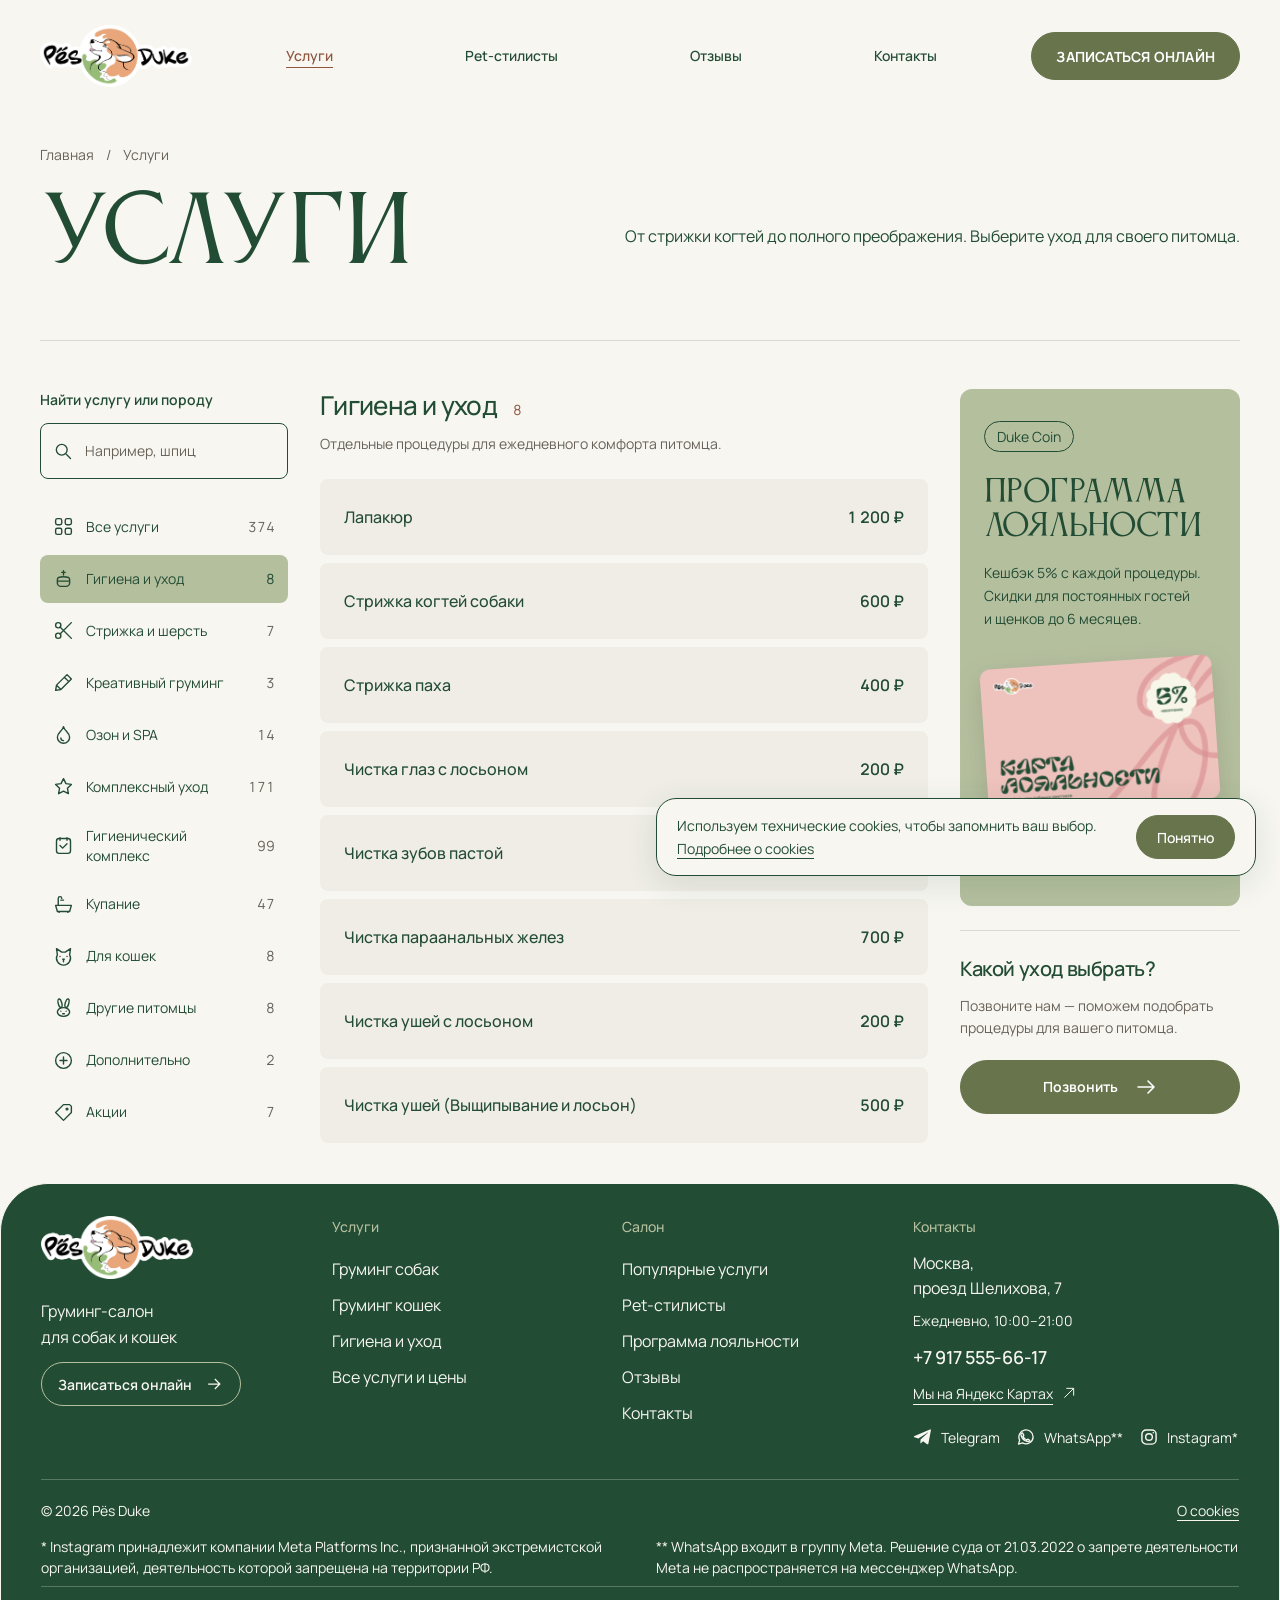
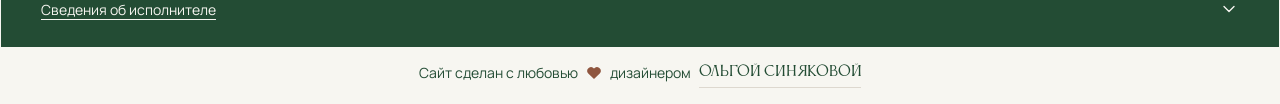
<file: services.html>
<!doctype html>
<html lang="ru">
<head>
<meta charset="utf-8">
<meta name="viewport" content="width=device-width,initial-scale=1">
<meta name="theme-color" content="#F7F6F1">
<meta name="description" content="Услуги и цены груминг-салона Pёs Duke. Комплексный уход, стрижки, гигиена, SPA и уход для кошек. Найдите услугу и запишитесь онлайн.">
<link rel="canonical" href="https://pesdukegroom.ru/services.html">
<link rel="icon" href="./favicon-v2.ico" sizes="16x16 32x32 48x48">
<link rel="icon" href="./favicon-v2.svg" type="image/svg+xml" sizes="any">
<link rel="icon" href="./favicon-v2-32x32.png" type="image/png" sizes="32x32">
<link rel="apple-touch-icon" href="./apple-touch-icon-v2.png" sizes="180x180">
<meta property="og:type" content="website">
<meta property="og:locale" content="ru_RU">
<meta property="og:site_name" content="Pёs Duke">
<meta property="og:url" content="https://pesdukegroom.ru/services.html">
<meta property="og:title" content="Услуги и цены — груминг-салон Pёs Duke">
<meta property="og:description" content="Комплексный уход, стрижки, гигиена и SPA для собак и кошек. Найдите услугу и перейдите к записи в Pёs Duke.">
<meta property="og:image" content="https://pesdukegroom.ru/assets/social-cover-v1.jpg">
<meta property="og:image:width" content="1200">
<meta property="og:image:height" content="630">
<meta property="og:image:alt" content="Pёs Duke — груминг-салон для собак и кошек">
<meta name="twitter:card" content="summary_large_image">
<meta name="twitter:title" content="Услуги и цены — груминг-салон Pёs Duke">
<meta name="twitter:description" content="Комплексный уход, стрижки, гигиена и SPA для собак и кошек. Найдите услугу и перейдите к записи в Pёs Duke.">
<meta name="twitter:image" content="https://pesdukegroom.ru/assets/social-cover-v1.jpg">
<title>Услуги и цены — Pёs Duke</title>
<style>
@font-face{font-family:Manrope;src:url('assets/manrope-v2.ttf') format('truetype');font-style:normal;font-weight:200 800;font-display:swap}
@font-face{font-family:Anticva;src:url('assets/anticva-v2.otf') format('opentype');font-weight:400;font-style:normal;font-display:swap}
:root{--page:#F7F6F1;--forest:#234C34;--olive:#67744C;--sage:#B4BF9E;--olive-hover:var(--forest);--terra:#8F563F;--white:#FFFFFF;--line:#DDD8CF;--soft:#EFEDE6;--muted:#686259;--gutter:40px;--space:8px}
*{box-sizing:border-box}html{scroll-behavior:smooth;scroll-padding-top:24px}body{margin:0;background:var(--page);color:var(--forest);font:400 16px/1.6 Manrope,Arial,sans-serif;-webkit-font-smoothing:antialiased}a{color:inherit;text-decoration:none}button,input{font:inherit;color:inherit}button,a,input{touch-action:manipulation;-webkit-tap-highlight-color:transparent}button{cursor:pointer}img,svg{display:block}button:focus-visible,a:focus-visible,input:focus-visible,summary:focus-visible{outline:3px solid var(--terra);outline-offset:4px}::selection{background:var(--forest);color:var(--page)}[hidden]{display:none!important}.shell{width:calc(100% - var(--gutter)*2);max-width:1440px;margin-inline:auto}.icon{width:24px;height:24px;flex:none}.skip-link{position:fixed;left:16px;top:8px;z-index:30;transform:translateY(-160%);padding:12px 16px;background:var(--forest);color:var(--white)}.skip-link:focus{transform:none}.site-header{padding-block:24px}.header-inner{display:flex;align-items:center;gap:40px;min-height:64px}.brand{display:block;width:152px;flex:none}.brand img{width:100%;height:auto}.desktop-nav{display:flex;align-items:center;justify-content:space-around;gap:24px;flex:1;font-size:14px;font-weight:550}.desktop-nav a{display:flex;align-items:center;min-height:44px}.desktop-nav a[aria-current]{color:var(--terra);text-decoration:underline;text-underline-offset:6px}.desktop-nav a:hover{color:var(--terra)}.button{display:inline-flex;align-items:center;justify-content:center;gap:16px;min-height:52px;padding:14px 24px;border:1px solid var(--olive);border-radius:999px;background:var(--olive);color:var(--white);font-size:14px;font-weight:650;line-height:1.5;text-align:center;transition:background .2s,border-color .2s,transform .2s}.button:hover{background:var(--olive-hover);border-color:var(--olive-hover)}.button:active{transform:translateY(1px)}.menu-toggle{display:none;background:transparent;border:1px solid var(--forest);border-radius:999px;min-height:48px;padding:12px 16px;align-items:center;gap:12px;font-size:14px}.page-intro{padding-top:32px;padding-bottom:56px;border-bottom:1px solid var(--line);margin-bottom:48px}.breadcrumbs{display:flex;gap:12px;align-items:center;font-size:14px;margin-bottom:24px;color:var(--muted)}.breadcrumbs a:hover{text-decoration:underline;text-underline-offset:4px}.page-title{font:400 clamp(64px,7vw,104px)/1.04 Anticva,Georgia,serif;text-transform:uppercase;letter-spacing:-.025em;margin:0}.intro-row{display:grid;grid-template-columns:max-content minmax(0,1fr);align-items:center;gap:48px}.page-description{justify-self:end;font-size:clamp(16px,1.25vw,18px);line-height:1.6;margin:0;white-space:nowrap}.catalog-grid{display:grid;grid-template-columns:248px minmax(0,1fr) 280px;gap:32px;align-items:start;padding-bottom:96px}.catalog-sidebar,.loyalty-column{position:sticky;top:24px;min-width:0}.search-label{display:block;font-size:14px;font-weight:600;margin-bottom:12px}.search-box{display:flex;align-items:center;gap:12px;min-height:56px;border:1px solid var(--forest);border-radius:8px;padding:0 12px}.search-box>.icon{width:20px;height:20px}.search-box:focus-within{outline:2px solid var(--terra);outline-offset:3px}.search-box input{width:100%;min-width:0;padding:14px 0;border:0;background:transparent;outline:none;font-size:14px;line-height:1.5}.search-box input::placeholder{color:var(--muted);opacity:1}.clear-search{border:0;background:transparent;padding:10px;margin-right:-8px;min-width:44px;min-height:44px}.clear-search .icon{width:18px;height:18px}.category-nav{margin-top:24px;display:flex;flex-direction:column;gap:4px}.category-link{display:flex;align-items:center;gap:12px;min-height:48px;padding:10px 12px;border:1px solid transparent;border-radius:8px;font-size:14px;line-height:1.4;transition:background .2s}.category-link .icon{width:21px;height:21px}.category-link>span:not(.category-count){flex:1}.category-count{font-size:14px;font-variant-numeric:tabular-nums;color:var(--muted)}.category-link:hover{background:var(--soft)}.category-link[aria-current]{background:var(--sage);color:var(--forest)}.category-link[aria-current] .category-count{color:var(--forest)}.catalog-results{min-width:0}.results-status{position:absolute;width:1px;height:1px;padding:0;margin:-1px;overflow:hidden;clip:rect(0,0,0,0);white-space:nowrap;border:0}.service-group{scroll-margin-top:24px}.service-group+.service-group{margin-top:48px}.group-header{display:flex;align-items:baseline;gap:16px}.group-header h2{font-size:26px;line-height:1.25;font-weight:500;letter-spacing:-.025em;margin:0}.group-count{color:var(--terra);font-size:14px;font-variant-numeric:tabular-nums}.group-description{font-size:14px;line-height:1.6;margin:12px 0 24px;color:var(--muted);max-width:540px}.service-list{list-style:none;padding:0;margin:0;display:flex;flex-direction:column;gap:8px}.service-row{background:var(--soft);border-radius:8px;transition:background .22s;overflow:clip}.service-line,.service-detail summary{display:flex;align-items:center;gap:20px;min-height:76px;padding:20px 24px}.service-name{flex:1;min-width:0;font-size:16px;font-weight:500;line-height:1.5;text-wrap:pretty}.service-price{flex:none;white-space:nowrap;font-size:16px;font-weight:600;font-variant-numeric:tabular-nums;line-height:1.5}.service-detail summary{cursor:pointer;list-style:none}.service-detail summary::-webkit-details-marker{display:none}.chevron{width:16px;height:16px;flex:none;transition:transform .2s}.service-detail[open] .chevron{transform:rotate(90deg)}.service-detail summary:hover{background:var(--page)}.service-body{padding:0 24px 24px;font-size:14px;line-height:1.7}.service-body p{margin:0 0 16px;white-space:normal}.service-duration{color:var(--terra);font-weight:600}.show-more{display:block;min-height:48px;border:1px solid var(--forest);border-radius:999px;background:transparent;padding:12px 24px;margin:24px auto 0;font-size:14px;font-weight:600}.show-more:hover{background:var(--forest);color:var(--white)}.empty-state{padding:40px 24px;background:var(--soft);border-radius:8px;text-align:center}.empty-state h2{font-size:24px;font-weight:500;margin:0 0 16px}.empty-state p{margin:0 0 24px}.loyalty-card{background:var(--sage);color:var(--forest);padding:32px 24px;border-radius:12px;overflow:hidden}.soon-label{display:inline-block;font-size:14px;line-height:1.5;padding:4px 12px;border:1px solid var(--forest);border-radius:999px}.loyalty-card h2{font:400 30px/1.15 Anticva,Georgia,serif;text-transform:uppercase;letter-spacing:-.02em;margin:24px 0 16px}.loyalty-card p{font-size:14px;line-height:1.65;margin:0}.loyalty-art{margin:32px 0 8px;transform:rotate(-4deg);filter:drop-shadow(0 8px 12px rgba(60,43,31,.16))}.loyalty-art img{display:block;width:100%;height:auto}.loyalty-details{display:inline-flex;align-items:center;gap:8px;min-height:44px;margin-top:16px;font-size:14px;font-weight:600;text-decoration:underline;text-underline-offset:5px}.loyalty-details:hover{color:var(--terra)}.help-card{margin-top:24px;padding:24px 0 0;border-top:1px solid var(--line)}.help-card h2{font-size:20px;line-height:1.4;letter-spacing:-.02em;font-weight:550;margin:0 0 12px}.help-card p{font-size:14px;margin:0 0 20px;color:var(--muted)}.help-card .button{width:100%}.mobile-menu{position:fixed;inset:16px 16px auto auto;width:calc(100% - 32px);max-width:420px;padding:24px;border:1px solid var(--line);border-radius:16px;background:var(--page);color:var(--forest);max-height:calc(100svh - 32px);overflow:auto}.mobile-menu::backdrop{background:rgba(35,76,52,.45)}.menu-top{display:flex;align-items:center;justify-content:space-between;gap:16px}.close-menu{display:flex;align-items:center;justify-content:center;min-width:48px;min-height:48px;border:1px solid var(--forest);border-radius:50%;background:transparent}.mobile-nav{display:flex;flex-direction:column;margin:24px 0}.mobile-nav a{padding:12px 0;min-height:48px}.mobile-menu .button{width:100%}.noscript-note{padding:16px;border:1px solid var(--line);border-radius:8px;font-size:14px}
@media(min-width:1100px) and (max-height:850px){.catalog-sidebar{position:static}}
@media(max-width:1199px){.intro-row{grid-template-columns:1fr;gap:24px}.page-description{justify-self:start;white-space:normal}:root{--gutter:32px}.catalog-grid{grid-template-columns:220px minmax(0,1fr) 248px;gap:24px}.loyalty-card{padding:24px 20px}.loyalty-card h2{font-size:28px}.service-line,.service-detail summary{padding:20px;gap:16px}.header-inner{gap:24px}}
@media(max-width:1099px){.desktop-nav{display:none}.header-booking{margin-left:auto}.menu-toggle{display:inline-flex}.catalog-grid{grid-template-columns:220px minmax(0,1fr)}.loyalty-column{position:static;grid-column:2;display:grid;grid-template-columns:1fr;gap:24px;margin-top:8px}.loyalty-art{max-width:260px}.help-card{margin-top:0}.catalog-sidebar{grid-row:1 / span 2}}
@media(max-width:767px){:root{--gutter:20px}.site-header{padding-block:16px}.header-inner{gap:12px;min-height:56px}.brand{width:120px}.header-booking{display:none}.menu-toggle{margin-left:auto;min-height:44px}.page-intro{padding-top:24px;padding-bottom:32px;margin-bottom:32px}.breadcrumbs{margin-bottom:24px}.page-title{font-size:64px}.intro-row{grid-template-columns:1fr;gap:24px}.page-description{justify-self:start;font-size:16px;white-space:normal}.catalog-grid{display:block;padding-bottom:64px}.catalog-sidebar{position:static}.search-label{margin-bottom:8px}.search-box input{font-size:16px}.category-nav{display:flex;flex-direction:row;overflow-x:auto;gap:8px;margin:16px -20px 24px;padding:4px 20px 12px;scroll-padding-inline:20px;scrollbar-width:thin}.category-link{flex:none;min-height:44px;padding:10px 14px;border-color:var(--line);border-radius:999px;white-space:nowrap;gap:8px}.category-link .icon{width:18px;height:18px}.category-link[aria-current]{border-color:var(--forest)}.group-header h2{font-size:24px}.group-description{margin-bottom:20px}.service-line,.service-detail summary{min-height:80px;padding:18px 16px;gap:12px;align-items:flex-start}.service-name{font-size:16px}.service-price{font-size:14px;padding-top:2px}.service-detail summary{flex-wrap:wrap}.service-detail summary .service-name{flex-basis:calc(100% - 36px);order:0}.service-detail summary .chevron{order:1;margin-top:4px}.service-detail summary .service-price{order:2;padding-top:0}.service-body{padding:0 16px 20px}.loyalty-column{display:block;margin-top:48px}.loyalty-card{padding:32px 24px}.loyalty-card h2{font-size:clamp(28px,9vw,40px);max-width:320px}.loyalty-art{margin:32px 0 8px;max-width:none}.help-card{margin-top:32px;padding-top:24px}}
@media(prefers-reduced-motion:reduce){html{scroll-behavior:auto}*,*::before,*::after{transition:none!important;animation:none!important}}
.site-header--inner-page .header-booking{gap:0;white-space:nowrap}
.search-box input::-webkit-search-cancel-button,.search-box input::-webkit-search-decoration{-webkit-appearance:none;appearance:none}
</style>
<link rel="stylesheet" href="assets/footer.css?v=logo-3">
<link rel="stylesheet" href="assets/header.css?v=dock-2">
<script defer src="assets/header.js?v=dock-1"></script>
<link rel="stylesheet" href="assets/cookies.css?v=notice-2">
<script defer src="assets/cookies.js?v=notice-1"></script>
</head>
<body>
<a class="skip-link" href="#catalog">Перейти к&nbsp;услугам</a>
<header class="site-header site-header--inner-page"><div class="shell header-inner"><a class="brand" href="./index.html" aria-label="Pёs Duke — на главную"><img src="assets/logo-warm-v3.svg" width="5268" height="2183" alt="Pёs Duke"></a><nav class="desktop-nav" aria-label="Основное меню"><a href="./services.html" aria-current="page">Услуги</a><a href="./index.html#team">Pet-стилисты</a><a href="./index.html#reviews">Отзывы</a><a href="#contacts">Контакты</a></nav><a class="button header-booking" href="https://n1254086.yclients.com/" target="_blank" rel="noopener">Записаться<span class="header-booking-extra">&nbsp;онлайн</span></a><button class="menu-toggle" aria-haspopup="dialog" aria-controls="mobile-menu" aria-expanded="false">Меню <svg class="icon" viewBox="0 0 24 24" fill="none" stroke="currentColor" stroke-width="1.6" stroke-linecap="round" stroke-linejoin="round" aria-hidden="true"><path d="M4 8h16M4 16h16"/></svg></button></div></header>
<main class="shell" id="main"><div class="page-intro" data-reveal><nav class="breadcrumbs" aria-label="Хлебные крошки"><a href="./index.html">Главная</a><span aria-hidden="true">/</span><span aria-current="page">Услуги</span></nav><div class="intro-row"><h1 class="page-title">Услуги</h1><p class="page-description">От&nbsp;стрижки когтей до&nbsp;полного преображения. Выберите уход для&nbsp;своего питомца.</p></div></div>
<div class="catalog-grid" id="catalog"><aside class="catalog-sidebar" data-reveal><label for="service-search" class="search-label">Найти услугу или&nbsp;породу</label><div class="search-box"><svg class="icon" viewBox="0 0 24 24" fill="none" stroke="currentColor" stroke-width="1.6" stroke-linecap="round" stroke-linejoin="round" aria-hidden="true"><circle cx="10.5" cy="10.5" r="6.5"/><path d="m16 16 5 5"/></svg><input id="service-search" type="search" placeholder="Например, шпиц" autocomplete="off" spellcheck="false" aria-controls="service-results"><button class="clear-search" aria-label="Очистить поиск" type="button" hidden><svg class="icon" viewBox="0 0 24 24" fill="none" stroke="currentColor" stroke-width="1.6" stroke-linecap="round" stroke-linejoin="round" aria-hidden="true"><path d="m6 6 12 12M18 6 6 18"/></svg></button></div><nav class="category-nav" aria-label="Категории услуг"><a class="category-link" href="#all" data-category="all"><svg class="icon" viewBox="0 0 24 24" fill="none" stroke="currentColor" stroke-width="1.6" stroke-linecap="round" stroke-linejoin="round" aria-hidden="true"><rect x="3" y="3" width="7" height="7" rx="2"/><rect x="14" y="3" width="7" height="7" rx="2"/><rect x="3" y="14" width="7" height="7" rx="2"/><rect x="14" y="14" width="7" height="7" rx="2"/></svg><span>Все услуги</span><span class="category-count">374</span></a><a class="category-link" href="#hygiene" data-category="hygiene"><svg class="icon" viewBox="0 0 24 24" fill="none" stroke="currentColor" stroke-width="1.6" stroke-linecap="round" stroke-linejoin="round" aria-hidden="true"><path d="M12 3v5m-2-3h4M5 13c0-4 14-4 14 0v4a4 4 0 0 1-4 4H9a4 4 0 0 1-4-4zM5 15h14"/></svg><span>Гигиена и уход</span><span class="category-count">8</span></a><a class="category-link" href="#coat" data-category="coat"><svg class="icon" viewBox="0 0 24 24" fill="none" stroke="currentColor" stroke-width="1.6" stroke-linecap="round" stroke-linejoin="round" aria-hidden="true"><circle cx="6" cy="6" r="3"/><circle cx="6" cy="18" r="3"/><path d="m8 8 13 13M8 16 21 3"/></svg><span>Стрижка и шерсть</span><span class="category-count">7</span></a><a class="category-link" href="#creative" data-category="creative"><svg class="icon" viewBox="0 0 24 24" fill="none" stroke="currentColor" stroke-width="1.6" stroke-linecap="round" stroke-linejoin="round" aria-hidden="true"><path d="m16 3 5 5L9 20l-6 1 1-6zM13 6l5 5M4 15l5 5"/></svg><span>Креативный груминг</span><span class="category-count">3</span></a><a class="category-link" href="#spa" data-category="spa"><svg class="icon" viewBox="0 0 24 24" fill="none" stroke="currentColor" stroke-width="1.6" stroke-linecap="round" stroke-linejoin="round" aria-hidden="true"><path d="M12 3c1 5 7 7 7 12a7 7 0 0 1-14 0c0-5 6-7 7-12zM9 16c0 2 1 3 3 3"/></svg><span>Озон и SPA</span><span class="category-count">14</span></a><a class="category-link" href="#full" data-category="full"><svg class="icon" viewBox="0 0 24 24" fill="none" stroke="currentColor" stroke-width="1.6" stroke-linecap="round" stroke-linejoin="round" aria-hidden="true"><path d="m12 3 2.8 5.7 6.2.9-4.5 4.4 1.1 6.2L12 17.3l-5.6 2.9 1.1-6.2L3 9.6l6.2-.9z"/></svg><span>Комплексный уход</span><span class="category-count">171</span></a><a class="category-link" href="#daily" data-category="daily"><svg class="icon" viewBox="0 0 24 24" fill="none" stroke="currentColor" stroke-width="1.6" stroke-linecap="round" stroke-linejoin="round" aria-hidden="true"><rect x="4" y="4" width="16" height="17" rx="3"/><path d="M8 3v3m8-3v3M8 12l3 3 5-5"/></svg><span>Гигиенический комплекс</span><span class="category-count">99</span></a><a class="category-link" href="#bath" data-category="bath"><svg class="icon" viewBox="0 0 24 24" fill="none" stroke="currentColor" stroke-width="1.6" stroke-linecap="round" stroke-linejoin="round" aria-hidden="true"><path d="M3 13h18l-2 7H5zM6 13V5a2 2 0 0 1 4 0M9 7h3M7 20v1m10-1v1"/></svg><span>Купание</span><span class="category-count">47</span></a><a class="category-link" href="#cats" data-category="cats"><svg class="icon" viewBox="0 0 24 24" fill="none" stroke="currentColor" stroke-width="1.6" stroke-linecap="round" stroke-linejoin="round" aria-hidden="true"><path d="M5 10 4 3l6 4h4l6-4-1 7a8 8 0 1 1-14 0zM8 12h.01M16 12h.01M11 15h2m-1 0v3"/></svg><span>Для кошек</span><span class="category-count">8</span></a><a class="category-link" href="#other" data-category="other"><svg class="icon" viewBox="0 0 24 24" fill="none" stroke="currentColor" stroke-width="1.6" stroke-linecap="round" stroke-linejoin="round" aria-hidden="true"><ellipse cx="12" cy="16" rx="7" ry="5"/><ellipse cx="8" cy="6" rx="2" ry="5" transform="rotate(-15 8 6)"/><ellipse cx="16" cy="6" rx="2" ry="5" transform="rotate(15 16 6)"/><path d="M9 15h.01M15 15h.01m-4 3h2"/></svg><span>Другие питомцы</span><span class="category-count">8</span></a><a class="category-link" href="#extra" data-category="extra"><svg class="icon" viewBox="0 0 24 24" fill="none" stroke="currentColor" stroke-width="1.6" stroke-linecap="round" stroke-linejoin="round" aria-hidden="true"><circle cx="12" cy="12" r="9"/><path d="M12 8v8m-4-4h8"/></svg><span>Дополнительно</span><span class="category-count">2</span></a><a class="category-link" href="#offers" data-category="offers"><svg class="icon" viewBox="0 0 24 24" fill="none" stroke="currentColor" stroke-width="1.6" stroke-linecap="round" stroke-linejoin="round" aria-hidden="true"><path d="m3 12 9-9h7l2 2v7l-9 9z"/><circle cx="16" cy="8" r="1"/></svg><span>Акции</span><span class="category-count">7</span></a></nav></aside>
<div class="catalog-results" id="service-results" data-reveal><p class="results-status" role="status" aria-live="polite" aria-atomic="true">Все услуги · 374</p><noscript><p class="noscript-note">Поиск доступен с&nbsp;JavaScript. Все услуги показаны ниже, категории ведут к&nbsp;нужному разделу.</p></noscript><section class="service-group" id="hygiene" data-group="hygiene" aria-labelledby="title-hygiene"><div class="group-header"><h2 id="title-hygiene">Гигиена и уход</h2><span class="group-count">8</span></div><p class="group-description">Отдельные процедуры для ежедневного комфорта питомца.</p><ul class="service-list"><li class="service-row" data-name="Лапакюр" data-service-id="service_item_17240871"><div class="service-line"><span class="service-name">Лапакюр</span><span class="service-price">1 200 ₽</span></div></li>
<li class="service-row" data-name="Стрижка когтей собаки" data-service-id="service_item_17240880"><div class="service-line"><span class="service-name">Стрижка когтей собаки</span><span class="service-price">600 ₽</span></div></li>
<li class="service-row" data-name="Стрижка паха" data-service-id="service_item_17240881"><div class="service-line"><span class="service-name">Стрижка паха</span><span class="service-price">400 ₽</span></div></li>
<li class="service-row" data-name="Чистка глаз с лосьоном" data-service-id="service_item_17240882"><div class="service-line"><span class="service-name">Чистка глаз с лосьоном</span><span class="service-price">200 ₽</span></div></li>
<li class="service-row" data-name="Чистка зубов пастой" data-service-id="service_item_17240883"><div class="service-line"><span class="service-name">Чистка зубов пастой</span><span class="service-price">400 ₽</span></div></li>
<li class="service-row" data-name="Чистка параанальных желез" data-service-id="service_item_17240885"><div class="service-line"><span class="service-name">Чистка параанальных желез</span><span class="service-price">700 ₽</span></div></li>
<li class="service-row" data-name="Чистка ушей с лосьоном" data-service-id="service_item_17240886"><div class="service-line"><span class="service-name">Чистка ушей с лосьоном</span><span class="service-price">200 ₽</span></div></li>
<li class="service-row" data-name="Чистка ушей (Выщипывание и лосьон)" data-service-id="service_item_23550078"><div class="service-line"><span class="service-name">Чистка ушей (Выщипывание и лосьон)</span><span class="service-price">500 ₽</span></div></li>
</ul><button class="show-more" type="button" hidden>Показать ещё</button></section>
<section class="service-group" id="coat" data-group="coat" aria-labelledby="title-coat"><div class="group-header"><h2 id="title-coat">Стрижка и шерсть</h2><span class="group-count">7</span></div><p class="group-description">Локальная стрижка, вычёсывание и уход за шерстью.</p><ul class="service-list"><li class="service-row" data-name="Коррекция тримминга" data-service-id="service_item_17240869"><div class="service-line"><span class="service-name">Коррекция тримминга</span><span class="service-price">1 800 ₽</span></div></li>
<li class="service-row" data-name="Окантовка головы" data-service-id="service_item_17240873"><div class="service-line"><span class="service-name">Окантовка головы</span><span class="service-price">800 ₽</span></div></li>
<li class="service-row" data-name="Окантовка лап" data-service-id="service_item_17240874"><div class="service-line"><span class="service-name">Окантовка лап</span><span class="service-price">700 ₽</span></div></li>
<li class="service-row" data-name="Окантовка отдельной части собаки" data-service-id="service_item_17240875"><div class="service-line"><span class="service-name">Окантовка отдельной части собаки</span><span class="service-price">900 ₽</span></div></li>
<li class="service-row" data-name="Окантовка ушей" data-service-id="service_item_17240876"><div class="service-line"><span class="service-name">Окантовка ушей</span><span class="service-price">400 ₽</span></div></li>
<li class="service-row" data-name="Расчесывание колтунов" data-service-id="service_item_17240878"><div class="service-line"><span class="service-name">Расчесывание колтунов</span><span class="service-price">500–2 000 ₽</span></div></li>
<li class="service-row" data-name="Экспресс-линька" data-service-id="service_item_17240887"><div class="service-line"><span class="service-name">Экспресс-линька</span><span class="service-price">1 500 ₽</span></div></li>
</ul><button class="show-more" type="button" hidden>Показать ещё</button></section>
<section class="service-group" id="creative" data-group="creative" aria-labelledby="title-creative"><div class="group-header"><h2 id="title-creative">Креативный груминг</h2><span class="group-count">3</span></div><p class="group-description">Детали, которые подчеркнут характер вашего питомца.</p><ul class="service-list"><li class="service-row" data-name="Креативное выбривание" data-service-id="service_item_17240870"><div class="service-line"><span class="service-name">Креативное выбривание</span><span class="service-price">800 ₽</span></div></li>
<li class="service-row" data-name="Окрашивание" data-service-id="service_item_17240877"><div class="service-line"><span class="service-name">Окрашивание</span><span class="service-price">800 ₽</span></div></li>
<li class="service-row" data-name="Стразы" data-service-id="service_item_17240879"><div class="service-line"><span class="service-name">Стразы</span><span class="service-price">50 ₽</span></div></li>
</ul><button class="show-more" type="button" hidden>Показать ещё</button></section>
<section class="service-group" id="spa" data-group="spa" aria-labelledby="title-spa"><div class="group-header"><h2 id="title-spa">Озон и SPA</h2><span class="group-count">14</span></div><p class="group-description">Дополнительный уход за кожей и шерстью.</p><ul class="service-list"><li class="service-row" data-name="Озоновая ванна Мелкие породы" data-service-id="service_item_19951979"><div class="service-line"><span class="service-name">Озоновая ванна Мелкие породы</span><span class="service-price">1 300 ₽</span></div></li>
<li class="service-row" data-name="Озоновая ванна Средние породы" data-service-id="service_item_19953356"><div class="service-line"><span class="service-name">Озоновая ванна Средние породы</span><span class="service-price">1 600 ₽</span></div></li>
<li class="service-row" data-name="Озоновая ванна Крупные породы" data-service-id="service_item_19953368"><div class="service-line"><span class="service-name">Озоновая ванна Крупные породы</span><span class="service-price">1 900 ₽</span></div></li>
<li class="service-row" data-name="Маска для шерсти ISB" data-service-id="service_item_17240872"><div class="service-line"><span class="service-name">Маска для шерсти ISB</span><span class="service-price">от 600 ₽</span></div></li>
<li class="service-row" data-name="Маска для шерсти ISB АТАМИ (Лечебная)" data-service-id="service_item_19953623"><div class="service-line"><span class="service-name">Маска для шерсти ISB АТАМИ (Лечебная)</span><span class="service-price">от 800 ₽</span></div></li>
<li class="service-row" data-name="SPA бомбочки для озоновой ванны" data-service-id="service_item_19961918"><div class="service-line"><span class="service-name">SPA бомбочки для озоновой ванны</span><span class="service-price">500 ₽</span></div></li>
<li class="service-row" data-name="ISB ( SPА )" data-service-id="service_item_17240889"><div class="service-line"><span class="service-name">ISB ( SPА )</span><span class="service-price">1 200 ₽</span></div></li>
<li class="service-row" data-name="Hydra ( SPA )" data-service-id="service_item_17240890"><div class="service-line"><span class="service-name">Hydra ( SPA )</span><span class="service-price">1 500 ₽</span></div></li>
<li class="service-row" data-name="Маска для шерсти ISB мята (Успокаивающая с витамином В6)" data-service-id="service_item_21922962"><div class="service-line"><span class="service-name">Маска для шерсти ISB мята (Успокаивающая с витамином В6)</span><span class="service-price">от 600 ₽</span></div></li>
<li class="service-row" data-name="Маска для шерсти ISB Апельсин (Укрепление)" data-service-id="service_item_27241866"><div class="service-line"><span class="service-name">Маска для шерсти ISB Апельсин (Укрепление)</span><span class="service-price">от 600 ₽</span></div></li>
<li class="service-row" data-name="Маска для шерсти Hydra 90 сек (Увлажнение)" data-service-id="service_item_27242262"><div class="service-line"><span class="service-name">Маска для шерсти Hydra 90 сек (Увлажнение)</span><span class="service-price">от 800 ₽</span></div></li>
<li class="service-row" data-name="Скрабирование ISB Red Mineral" data-service-id="service_item_31586799"><div class="service-line"><span class="service-name">Скрабирование ISB Red Mineral</span><span class="service-price">600 ₽</span></div></li>
<li class="service-row" data-name="Маска для шерсти ISB грейпфрут ( питательная)" data-service-id="service_item_32386549"><div class="service-line"><span class="service-name">Маска для шерсти ISB грейпфрут ( питательная)</span><span class="service-price">600 ₽</span></div></li>
<li class="service-row" data-name="Эликсир для шерсти SHMM (питание и защита)" data-service-id="service_item_32387534"><details class="service-detail"><summary><span class="service-name">Эликсир для шерсти SHMM (питание и защита)</span><span class="service-price">500 ₽</span><svg class="chevron" viewBox="0 0 24 24" fill="none" stroke="currentColor" stroke-width="1.6" stroke-linecap="round" stroke-linejoin="round" aria-hidden="true"><path d="m9 5 7 7-7 7"/></svg></summary><div class="service-body"><p>Финишная услуга для усиления результата груминга: точечное нанесение эликсира обеспечивает мгновенный визуальный эффект «волосок к волоску», нейтрализует запахи, оставляет деликатный шлейф. Формула без силиконов: питание за счёт натуральных масел, защита от ломкости. Идеален для питомцев с тусклой, сухой или склонной к спутыванию шерстью.</p><span class="service-duration"></span></div></details></li>
</ul><button class="show-more" type="button" hidden>Показать ещё</button></section>
<section class="service-group" id="full" data-group="full" aria-labelledby="title-full"><div class="group-header"><h2 id="title-full">Комплексный уход</h2><span class="group-count">171</span></div><p class="group-description">Найдите породу питомца и откройте состав комплекса.</p><ul class="service-list"><li class="service-row" data-name="Акита Ину" data-service-id="service_item_17240452"><details class="service-detail"><summary><span class="service-name">Акита Ину</span><span class="service-price">7 100 ₽</span><svg class="chevron" viewBox="0 0 24 24" fill="none" stroke="currentColor" stroke-width="1.6" stroke-linecap="round" stroke-linejoin="round" aria-hidden="true"><path d="m9 5 7 7-7 7"/></svg></summary><div class="service-body"><p>В комплекс входит:<br>-Вычёсывание <br>-Мытьё с профессиональной косметикой и сушка<br>-Стрижка и подпиливание когтей<br> -Уход за ушами и глазами</p><span class="service-duration">2 ч 30 мин</span></div></details></li>
<li class="service-row" data-name="Алабай" data-service-id="service_item_17240453"><details class="service-detail"><summary><span class="service-name">Алабай</span><span class="service-price">9 000 ₽</span><svg class="chevron" viewBox="0 0 24 24" fill="none" stroke="currentColor" stroke-width="1.6" stroke-linecap="round" stroke-linejoin="round" aria-hidden="true"><path d="m9 5 7 7-7 7"/></svg></summary><div class="service-body"><p>В комплекс входит:<br>-Вычёсывание <br>-Мытьё с профессиональной косметикой и сушка<br>-Стрижка и подпиливание когтей<br> -Уход за ушами и глазами</p><span class="service-duration">2 ч 30 мин</span></div></details></li>
<li class="service-row" data-name="Аляскинский маламут" data-service-id="service_item_17240454"><details class="service-detail"><summary><span class="service-name">Аляскинский маламут</span><span class="service-price">9 000 ₽</span><svg class="chevron" viewBox="0 0 24 24" fill="none" stroke="currentColor" stroke-width="1.6" stroke-linecap="round" stroke-linejoin="round" aria-hidden="true"><path d="m9 5 7 7-7 7"/></svg></summary><div class="service-body"><p>В комплекс входит:<br>-Вычёсывание <br>-Мытьё с профессиональной косметикой и сушка<br>-Стрижка и подпиливание когтей<br> -Уход за ушами и глазами</p><span class="service-duration">3 ч</span></div></details></li>
<li class="service-row" data-name="Американская акита" data-service-id="service_item_17240455"><details class="service-detail"><summary><span class="service-name">Американская акита</span><span class="service-price">8 000 ₽</span><svg class="chevron" viewBox="0 0 24 24" fill="none" stroke="currentColor" stroke-width="1.6" stroke-linecap="round" stroke-linejoin="round" aria-hidden="true"><path d="m9 5 7 7-7 7"/></svg></summary><div class="service-body"><p>В комплекс входит:<br>-Вычёсывание <br>-Мытьё с профессиональной косметикой и сушка<br>-Стрижка и подпиливание когтей<br> -Уход за ушами и глазами</p><span class="service-duration">2 ч 30 мин</span></div></details></li>
<li class="service-row" data-name="Американский булли" data-service-id="service_item_17240456"><details class="service-detail"><summary><span class="service-name">Американский булли</span><span class="service-price">5 500 ₽</span><svg class="chevron" viewBox="0 0 24 24" fill="none" stroke="currentColor" stroke-width="1.6" stroke-linecap="round" stroke-linejoin="round" aria-hidden="true"><path d="m9 5 7 7-7 7"/></svg></summary><div class="service-body"><p>В комплекс входит:<br>-Вычёсывание <br>-Мытьё с профессиональной косметикой и сушка<br>-Стрижка и подпиливание когтей<br> -Уход за ушами и глазами</p><span class="service-duration">2 ч</span></div></details></li>
<li class="service-row" data-name="Американский бульдог" data-service-id="service_item_17240457"><details class="service-detail"><summary><span class="service-name">Американский бульдог</span><span class="service-price">5 900 ₽</span><svg class="chevron" viewBox="0 0 24 24" fill="none" stroke="currentColor" stroke-width="1.6" stroke-linecap="round" stroke-linejoin="round" aria-hidden="true"><path d="m9 5 7 7-7 7"/></svg></summary><div class="service-body"><p>В комплекс входит:<br>-Вычёсывание <br>-Мытьё с профессиональной косметикой и сушка<br>-Стрижка и подпиливание когтей<br> -Уход за ушами и глазами</p><span class="service-duration">2 ч</span></div></details></li>
<li class="service-row" data-name="Американский водяной спаниель" data-service-id="service_item_17240458"><details class="service-detail"><summary><span class="service-name">Американский водяной спаниель</span><span class="service-price">6 700 ₽</span><svg class="chevron" viewBox="0 0 24 24" fill="none" stroke="currentColor" stroke-width="1.6" stroke-linecap="round" stroke-linejoin="round" aria-hidden="true"><path d="m9 5 7 7-7 7"/></svg></summary><div class="service-body"><p>В комплекс входит:<br>-Вычёсывание <br>-Стрижка согласно стандарту породы<br>-Мытьё с профессиональной косметикой и сушка<br>-Стрижка и подпиливание когтей<br> -Уход за ушами и глазами</p><span class="service-duration">2 ч 30 мин</span></div></details></li>
<li class="service-row" data-name="Американский кокер спаниель" data-service-id="service_item_17240459"><details class="service-detail"><summary><span class="service-name">Американский кокер спаниель</span><span class="service-price">6 400 ₽</span><svg class="chevron" viewBox="0 0 24 24" fill="none" stroke="currentColor" stroke-width="1.6" stroke-linecap="round" stroke-linejoin="round" aria-hidden="true"><path d="m9 5 7 7-7 7"/></svg></summary><div class="service-body"><p>В комплекс входит:<br>-Вычёсывание <br>-Стрижка согласно стандарту породы<br>-Мытьё с профессиональной косметикой и сушка<br>-Стрижка и подпиливание когтей<br> -Уход за ушами и глазами</p><span class="service-duration">2 ч 30 мин</span></div></details></li>
<li class="service-row" data-name="Американский питбультерьер" data-service-id="service_item_17240460"><details class="service-detail"><summary><span class="service-name">Американский питбультерьер</span><span class="service-price">5 600 ₽</span><svg class="chevron" viewBox="0 0 24 24" fill="none" stroke="currentColor" stroke-width="1.6" stroke-linecap="round" stroke-linejoin="round" aria-hidden="true"><path d="m9 5 7 7-7 7"/></svg></summary><div class="service-body"><p>В комплекс входит:<br>-Вычёсывание <br>-Мытьё с профессиональной косметикой и сушка<br>-Стрижка и подпиливание когтей<br> -Уход за ушами и глазами</p><span class="service-duration">2 ч</span></div></details></li>
<li class="service-row" data-name="Американский стаффордширский терьер" data-service-id="service_item_17240461"><details class="service-detail"><summary><span class="service-name">Американский стаффордширский терьер</span><span class="service-price">5 600 ₽</span><svg class="chevron" viewBox="0 0 24 24" fill="none" stroke="currentColor" stroke-width="1.6" stroke-linecap="round" stroke-linejoin="round" aria-hidden="true"><path d="m9 5 7 7-7 7"/></svg></summary><div class="service-body"><p>В комплекс входит:<br>-Вычёсывание <br>-Мытьё с профессиональной косметикой и сушка<br>-Стрижка и подпиливание когтей<br> -Уход за ушами и глазами</p><span class="service-duration">2 ч</span></div></details></li>
<li class="service-row" data-name="Английский бульдог" data-service-id="service_item_17240462"><details class="service-detail"><summary><span class="service-name">Английский бульдог</span><span class="service-price">5 200 ₽</span><svg class="chevron" viewBox="0 0 24 24" fill="none" stroke="currentColor" stroke-width="1.6" stroke-linecap="round" stroke-linejoin="round" aria-hidden="true"><path d="m9 5 7 7-7 7"/></svg></summary><div class="service-body"><p>В комплекс входит:<br>-Вычёсывание <br>-Мытьё с профессиональной косметикой и сушка<br>-Стрижка и подпиливание когтей<br> -Уход за ушами и глазами</p><span class="service-duration">2 ч</span></div></details></li>
<li class="service-row" data-name="Английский кокер-спаниель" data-service-id="service_item_17240463"><details class="service-detail"><summary><span class="service-name">Английский кокер-спаниель</span><span class="service-price">6 300 ₽</span><svg class="chevron" viewBox="0 0 24 24" fill="none" stroke="currentColor" stroke-width="1.6" stroke-linecap="round" stroke-linejoin="round" aria-hidden="true"><path d="m9 5 7 7-7 7"/></svg></summary><div class="service-body"><p>В комплекс входит:<br>-Вычёсывание <br>-Стрижка согласно стандарту породы<br>-Мытьё с профессиональной косметикой и сушка<br>-Стрижка и подпиливание когтей<br> -Уход за ушами и глазами</p><span class="service-duration">2 ч 30 мин</span></div></details></li>
<li class="service-row" data-name="Английский спрингер-спаниель" data-service-id="service_item_17240464"><details class="service-detail"><summary><span class="service-name">Английский спрингер-спаниель</span><span class="service-price">5 900 ₽</span><svg class="chevron" viewBox="0 0 24 24" fill="none" stroke="currentColor" stroke-width="1.6" stroke-linecap="round" stroke-linejoin="round" aria-hidden="true"><path d="m9 5 7 7-7 7"/></svg></summary><div class="service-body"><p>В комплекс входит:<br>-Вычёсывание <br>-Стрижка согласно стандарту породы<br>-Мытьё с профессиональной косметикой и сушка<br>-Стрижка и подпиливание когтей<br> -Уход за ушами и глазами</p><span class="service-duration">2 ч 30 мин</span></div></details></li>
<li class="service-row" data-name="Басенджи" data-service-id="service_item_17240465"><details class="service-detail"><summary><span class="service-name">Басенджи</span><span class="service-price">4 500 ₽</span><svg class="chevron" viewBox="0 0 24 24" fill="none" stroke="currentColor" stroke-width="1.6" stroke-linecap="round" stroke-linejoin="round" aria-hidden="true"><path d="m9 5 7 7-7 7"/></svg></summary><div class="service-body"><p>В комплекс входит:<br>-Вычёсывание <br>-Мытьё с профессиональной косметикой и сушка<br>-Стрижка и подпиливание когтей<br> -Уход за ушами и глазами</p><span class="service-duration">2 ч</span></div></details></li>
<li class="service-row" data-name="Бассет-Хаунд" data-service-id="service_item_17240466"><details class="service-detail"><summary><span class="service-name">Бассет-Хаунд</span><span class="service-price">5 200 ₽</span><svg class="chevron" viewBox="0 0 24 24" fill="none" stroke="currentColor" stroke-width="1.6" stroke-linecap="round" stroke-linejoin="round" aria-hidden="true"><path d="m9 5 7 7-7 7"/></svg></summary><div class="service-body"><p>В комплекс входит:<br>-Вычёсывание <br>-Мытьё с профессиональной косметикой и сушка<br>-Стрижка и подпиливание когтей<br> -Уход за ушами и глазами</p><span class="service-duration">2 ч</span></div></details></li>
<li class="service-row" data-name="Бедлингтон терьер" data-service-id="service_item_17240467"><details class="service-detail"><summary><span class="service-name">Бедлингтон терьер</span><span class="service-price">5 800 ₽</span><svg class="chevron" viewBox="0 0 24 24" fill="none" stroke="currentColor" stroke-width="1.6" stroke-linecap="round" stroke-linejoin="round" aria-hidden="true"><path d="m9 5 7 7-7 7"/></svg></summary><div class="service-body"><p>В комплекс входит:<br>-Вычёсывание <br>-Стрижка согласно стандарту породы<br>-Мытьё с профессиональной косметикой и сушка<br>-Стрижка и подпиливание когтей<br> -Уход за ушами и глазами</p><span class="service-duration">2 ч 30 мин</span></div></details></li>
<li class="service-row" data-name="Без породы" data-service-id="service_item_17240468"><details class="service-detail"><summary><span class="service-name">Без породы</span><span class="service-price">3 000–11 500 ₽</span><svg class="chevron" viewBox="0 0 24 24" fill="none" stroke="currentColor" stroke-width="1.6" stroke-linecap="round" stroke-linejoin="round" aria-hidden="true"><path d="m9 5 7 7-7 7"/></svg></summary><div class="service-body"><p>В комплекс входит:<br>-Вычёсывание <br>-Стрижка по необходимости, будет зависеть от типа шерсти<br>-Мытьё с профессиональной косметикой и сушка<br>-Стрижка и подпиливание когтей<br> -Уход за ушами и глазами</p><span class="service-duration">2 ч 30 мин</span></div></details></li>
<li class="service-row" data-name="Бернский зенненхунд" data-service-id="service_item_17240469"><details class="service-detail"><summary><span class="service-name">Бернский зенненхунд</span><span class="service-price">9 000 ₽</span><svg class="chevron" viewBox="0 0 24 24" fill="none" stroke="currentColor" stroke-width="1.6" stroke-linecap="round" stroke-linejoin="round" aria-hidden="true"><path d="m9 5 7 7-7 7"/></svg></summary><div class="service-body"><p>В комплекс входит:<br>-Вычёсывание <br>-Мытьё с профессиональной косметикой и сушка<br>-Стрижка и подпиливание когтей<br> -Уход за ушами и глазами</p><span class="service-duration">3 ч</span></div></details></li>
<li class="service-row" data-name="Бивер йоркширского терьера" data-service-id="service_item_17240470"><details class="service-detail"><summary><span class="service-name">Бивер йоркширского терьера</span><span class="service-price">4 900 ₽</span><svg class="chevron" viewBox="0 0 24 24" fill="none" stroke="currentColor" stroke-width="1.6" stroke-linecap="round" stroke-linejoin="round" aria-hidden="true"><path d="m9 5 7 7-7 7"/></svg></summary><div class="service-body"><p>В комплекс входит:<br>-Вычёсывание <br>-Стрижка согласно стандарту породы<br>-Мытьё с профессиональной косметикой и сушка<br>-Стрижка и подпиливание когтей<br> -Уход за ушами и глазами</p><span class="service-duration">2 ч 30 мин</span></div></details></li>
<li class="service-row" data-name="Бигль" data-service-id="service_item_17240471"><details class="service-detail"><summary><span class="service-name">Бигль</span><span class="service-price">4 600 ₽</span><svg class="chevron" viewBox="0 0 24 24" fill="none" stroke="currentColor" stroke-width="1.6" stroke-linecap="round" stroke-linejoin="round" aria-hidden="true"><path d="m9 5 7 7-7 7"/></svg></summary><div class="service-body"><p>В комплекс входит:<br>-Вычёсывание <br>-Мытьё с профессиональной косметикой и сушка<br>-Стрижка и подпиливание когтей<br> -Уход за ушами и глазами</p><span class="service-duration">2 ч</span></div></details></li>
<li class="service-row" data-name="Бишон фризе" data-service-id="service_item_17240472"><details class="service-detail"><summary><span class="service-name">Бишон фризе</span><span class="service-price">6 100 ₽</span><svg class="chevron" viewBox="0 0 24 24" fill="none" stroke="currentColor" stroke-width="1.6" stroke-linecap="round" stroke-linejoin="round" aria-hidden="true"><path d="m9 5 7 7-7 7"/></svg></summary><div class="service-body"><p>В комплекс входит:<br>-Вычёсывание <br>-Стрижка согласно стандарту породы<br>-Мытьё с профессиональной косметикой и сушка<br>-Стрижка и подпиливание когтей<br> -Уход за ушами и глазами</p><span class="service-duration">3 ч</span></div></details></li>
<li class="service-row" data-name="Бордер-колли" data-service-id="service_item_17240473"><details class="service-detail"><summary><span class="service-name">Бордер-колли</span><span class="service-price">5 900 ₽</span><svg class="chevron" viewBox="0 0 24 24" fill="none" stroke="currentColor" stroke-width="1.6" stroke-linecap="round" stroke-linejoin="round" aria-hidden="true"><path d="m9 5 7 7-7 7"/></svg></summary><div class="service-body"><p>В комплекс входит:<br>-Вычёсывание <br>-Стрижка согласно стандарту породы<br>-Мытьё с профессиональной косметикой и сушка<br>-Стрижка и подпиливание когтей<br> -Уход за ушами и глазами</p><span class="service-duration">2 ч 30 мин</span></div></details></li>
<li class="service-row" data-name="Брабансон" data-service-id="service_item_17240474"><details class="service-detail"><summary><span class="service-name">Брабансон</span><span class="service-price">4 000 ₽</span><svg class="chevron" viewBox="0 0 24 24" fill="none" stroke="currentColor" stroke-width="1.6" stroke-linecap="round" stroke-linejoin="round" aria-hidden="true"><path d="m9 5 7 7-7 7"/></svg></summary><div class="service-body"><p>В комплекс входит:<br>-Вычёсывание <br>-Мытьё с профессиональной косметикой и сушка<br>-Стрижка и подпиливание когтей<br> -Уход за ушами и глазами</p><span class="service-duration">2 ч</span></div></details></li>
<li class="service-row" data-name="Бретонский Бассет" data-service-id="service_item_17240475"><details class="service-detail"><summary><span class="service-name">Бретонский Бассет</span><span class="service-price">4 500 ₽</span><svg class="chevron" viewBox="0 0 24 24" fill="none" stroke="currentColor" stroke-width="1.6" stroke-linecap="round" stroke-linejoin="round" aria-hidden="true"><path d="m9 5 7 7-7 7"/></svg></summary><div class="service-body"><p>В комплекс входит:<br>-Вычёсывание <br>-Стрижка согласно стандарту породы<br>-Мытьё с профессиональной косметикой и сушка<br>-Стрижка и подпиливание когтей<br> -Уход за ушами и глазами</p><span class="service-duration">2 ч</span></div></details></li>
<li class="service-row" data-name="Бретонский Бассет (полный комплекс с триммингом)" data-service-id="service_item_17240476"><details class="service-detail"><summary><span class="service-name">Бретонский Бассет (полный комплекс с триммингом)</span><span class="service-price">6 200 ₽</span><svg class="chevron" viewBox="0 0 24 24" fill="none" stroke="currentColor" stroke-width="1.6" stroke-linecap="round" stroke-linejoin="round" aria-hidden="true"><path d="m9 5 7 7-7 7"/></svg></summary><div class="service-body"><p>В комплекс входит:<br>-Вычёсывание <br>-Стрижка и тримминг согласно стандарту породы<br>-Мытьё с профессиональной косметикой и сушка<br>-Стрижка и подпиливание когтей<br> -Уход за ушами и глазами</p><span class="service-duration">3 ч</span></div></details></li>
<li class="service-row" data-name="Брюссельский гриффон" data-service-id="service_item_17240477"><details class="service-detail"><summary><span class="service-name">Брюссельский гриффон</span><span class="service-price">4 200 ₽</span><svg class="chevron" viewBox="0 0 24 24" fill="none" stroke="currentColor" stroke-width="1.6" stroke-linecap="round" stroke-linejoin="round" aria-hidden="true"><path d="m9 5 7 7-7 7"/></svg></summary><div class="service-body"><p>В комплекс входит:<br>-Вычёсывание <br>-Стрижка согласно стандарту породы<br>-Мытьё с профессиональной косметикой и сушка<br>-Стрижка и подпиливание когтей<br> -Уход за ушами и глазами</p><span class="service-duration">2 ч</span></div></details></li>
<li class="service-row" data-name="Брюссельский гриффон (полный комплекс с триммингом)" data-service-id="service_item_17240478"><details class="service-detail"><summary><span class="service-name">Брюссельский гриффон (полный комплекс с триммингом)</span><span class="service-price">5 500 ₽</span><svg class="chevron" viewBox="0 0 24 24" fill="none" stroke="currentColor" stroke-width="1.6" stroke-linecap="round" stroke-linejoin="round" aria-hidden="true"><path d="m9 5 7 7-7 7"/></svg></summary><div class="service-body"><p>В комплекс входит:<br>-Вычёсывание <br>-Стрижка и тримминг согласно стандарту породы<br>-Мытьё с профессиональной косметикой и сушка<br>-Стрижка и подпиливание когтей<br> -Уход за ушами и глазами</p><span class="service-duration">3 ч</span></div></details></li>
<li class="service-row" data-name="Бультерьер" data-service-id="service_item_17240479"><details class="service-detail"><summary><span class="service-name">Бультерьер</span><span class="service-price">4 900 ₽</span><svg class="chevron" viewBox="0 0 24 24" fill="none" stroke="currentColor" stroke-width="1.6" stroke-linecap="round" stroke-linejoin="round" aria-hidden="true"><path d="m9 5 7 7-7 7"/></svg></summary><div class="service-body"><p>В комплекс входит:<br>-Вычёсывание <br>-Мытьё с профессиональной косметикой и сушка<br>-Стрижка и подпиливание когтей<br> -Уход за ушами и глазами</p><span class="service-duration">2 ч 30 мин</span></div></details></li>
<li class="service-row" data-name="Вельш-Корги" data-service-id="service_item_17240480"><details class="service-detail"><summary><span class="service-name">Вельш-Корги</span><span class="service-price">5 100 ₽</span><svg class="chevron" viewBox="0 0 24 24" fill="none" stroke="currentColor" stroke-width="1.6" stroke-linecap="round" stroke-linejoin="round" aria-hidden="true"><path d="m9 5 7 7-7 7"/></svg></summary><div class="service-body"><p>В комплекс входит:<br>-Вычёсывание <br>-Мытьё с профессиональной косметикой и сушка<br>-Стрижка и подпиливание когтей<br> -Уход за ушами и глазами</p><span class="service-duration">2 ч</span></div></details></li>
<li class="service-row" data-name="Венгерская овчарка Комондор" data-service-id="service_item_17240481"><details class="service-detail"><summary><span class="service-name">Венгерская овчарка Комондор</span><span class="service-price">13 000 ₽</span><svg class="chevron" viewBox="0 0 24 24" fill="none" stroke="currentColor" stroke-width="1.6" stroke-linecap="round" stroke-linejoin="round" aria-hidden="true"><path d="m9 5 7 7-7 7"/></svg></summary><div class="service-body"><p>В комплекс входит:<br>-Вычёсывание <br>-Стрижка и формирование дредов согласно стандарту породы<br>-Мытьё с профессиональной косметикой и сушка<br>-Стрижка и подпиливание когтей<br> -Уход за ушами и глазами</p><span class="service-duration">4 ч</span></div></details></li>
<li class="service-row" data-name="Вест Хайленд Уайт Терьер" data-service-id="service_item_17240482"><details class="service-detail"><summary><span class="service-name">Вест Хайленд Уайт Терьер</span><span class="service-price">5 500 ₽</span><svg class="chevron" viewBox="0 0 24 24" fill="none" stroke="currentColor" stroke-width="1.6" stroke-linecap="round" stroke-linejoin="round" aria-hidden="true"><path d="m9 5 7 7-7 7"/></svg></summary><div class="service-body"><p>В комплекс входит:<br>-Вычёсывание <br>-Стрижка согласно стандарту породы<br>-Мытьё с профессиональной косметикой и сушка<br>-Стрижка и подпиливание когтей<br> -Уход за ушами и глазами</p><span class="service-duration">2 ч</span></div></details></li>
<li class="service-row" data-name="Вест Хайленд Уайт Терьер (полный комплекс с триммингом)" data-service-id="service_item_17240483"><details class="service-detail"><summary><span class="service-name">Вест Хайленд Уайт Терьер (полный комплекс с триммингом)</span><span class="service-price">6 200 ₽</span><svg class="chevron" viewBox="0 0 24 24" fill="none" stroke="currentColor" stroke-width="1.6" stroke-linecap="round" stroke-linejoin="round" aria-hidden="true"><path d="m9 5 7 7-7 7"/></svg></summary><div class="service-body"><p>В комплекс входит:<br>-Вычёсывание <br>-Стрижка и тримминг согласно стандарту породы<br>-Мытьё с профессиональной косметикой и сушка<br>-Стрижка и подпиливание когтей<br> -Уход за ушами и глазами</p><span class="service-duration">3 ч</span></div></details></li>
<li class="service-row" data-name="Вольпино итальяно" data-service-id="service_item_17240484"><details class="service-detail"><summary><span class="service-name">Вольпино итальяно</span><span class="service-price">5 000 ₽</span><svg class="chevron" viewBox="0 0 24 24" fill="none" stroke="currentColor" stroke-width="1.6" stroke-linecap="round" stroke-linejoin="round" aria-hidden="true"><path d="m9 5 7 7-7 7"/></svg></summary><div class="service-body"><p>В комплекс входит:<br>-Вычёсывание <br>-Стрижка согласно стандарту породы<br>-Мытьё с профессиональной косметикой и сушка<br>-Стрижка и подпиливание когтей<br> -Уход за ушами и глазами</p><span class="service-duration">2 ч</span></div></details></li>
<li class="service-row" data-name="Далматинец" data-service-id="service_item_17240485"><details class="service-detail"><summary><span class="service-name">Далматинец</span><span class="service-price">5 700 ₽</span><svg class="chevron" viewBox="0 0 24 24" fill="none" stroke="currentColor" stroke-width="1.6" stroke-linecap="round" stroke-linejoin="round" aria-hidden="true"><path d="m9 5 7 7-7 7"/></svg></summary><div class="service-body"><p>В комплекс входит:<br>-Вычёсывание <br>-Мытьё с профессиональной косметикой и сушка<br>-Стрижка и подпиливание когтей<br> -Уход за ушами и глазами</p><span class="service-duration">2 ч</span></div></details></li>
<li class="service-row" data-name="Денди-димонт терьер" data-service-id="service_item_17240486"><details class="service-detail"><summary><span class="service-name">Денди-димонт терьер</span><span class="service-price">4 900 ₽</span><svg class="chevron" viewBox="0 0 24 24" fill="none" stroke="currentColor" stroke-width="1.6" stroke-linecap="round" stroke-linejoin="round" aria-hidden="true"><path d="m9 5 7 7-7 7"/></svg></summary><div class="service-body"><p>В комплекс входит:<br>-Вычёсывание <br>-Стрижка согласно стандарту породы<br>-Мытьё с профессиональной косметикой и сушка<br>-Стрижка и подпиливание когтей<br> -Уход за ушами и глазами</p><span class="service-duration">2 ч</span></div></details></li>
<li class="service-row" data-name="Денди-димонт терьер (полный комплекс с триммингом)" data-service-id="service_item_17240487"><details class="service-detail"><summary><span class="service-name">Денди-димонт терьер (полный комплекс с триммингом)</span><span class="service-price">6 200 ₽</span><svg class="chevron" viewBox="0 0 24 24" fill="none" stroke="currentColor" stroke-width="1.6" stroke-linecap="round" stroke-linejoin="round" aria-hidden="true"><path d="m9 5 7 7-7 7"/></svg></summary><div class="service-body"><p>В комплекс входит:<br>-Вычёсывание <br>-Стрижка и тримминг согласно стандарту породы<br>-Мытьё с профессиональной косметикой и сушка<br>-Стрижка и подпиливание когтей<br> -Уход за ушами и глазами</p><span class="service-duration">3 ч</span></div></details></li>
<li class="service-row" data-name="Джек-рассел терьер" data-service-id="service_item_17240488"><details class="service-detail"><summary><span class="service-name">Джек-рассел терьер</span><span class="service-price">4 500 ₽</span><svg class="chevron" viewBox="0 0 24 24" fill="none" stroke="currentColor" stroke-width="1.6" stroke-linecap="round" stroke-linejoin="round" aria-hidden="true"><path d="m9 5 7 7-7 7"/></svg></summary><div class="service-body"><p>В комплекс входит:<br>-Вычёсывание <br>-Мытьё с профессиональной косметикой и сушка<br>-Стрижка и подпиливание когтей<br> -Уход за ушами и глазами</p><span class="service-duration">2 ч</span></div></details></li>
<li class="service-row" data-name="Джек-рассел терьер (полный комплекс с триммингом)" data-service-id="service_item_17240489"><details class="service-detail"><summary><span class="service-name">Джек-рассел терьер (полный комплекс с триммингом)</span><span class="service-price">5 700 ₽</span><svg class="chevron" viewBox="0 0 24 24" fill="none" stroke="currentColor" stroke-width="1.6" stroke-linecap="round" stroke-linejoin="round" aria-hidden="true"><path d="m9 5 7 7-7 7"/></svg></summary><div class="service-body"><p>В комплекс входит:<br>-Вычёсывание <br>-Стрижка и тримминг согласно стандарту породы<br>-Мытьё с профессиональной косметикой и сушка<br>-Стрижка и подпиливание когтей<br> -Уход за ушами и глазами</p><span class="service-duration">3 ч</span></div></details></li>
<li class="service-row" data-name="Доберман" data-service-id="service_item_17240490"><details class="service-detail"><summary><span class="service-name">Доберман</span><span class="service-price">5 800 ₽</span><svg class="chevron" viewBox="0 0 24 24" fill="none" stroke="currentColor" stroke-width="1.6" stroke-linecap="round" stroke-linejoin="round" aria-hidden="true"><path d="m9 5 7 7-7 7"/></svg></summary><div class="service-body"><p>В комплекс входит:<br>-Вычёсывание <br>-Мытьё с профессиональной косметикой и сушка<br>-Стрижка и подпиливание когтей<br> -Уход за ушами и глазами</p><span class="service-duration">2 ч</span></div></details></li>
<li class="service-row" data-name="Золотистый ретривер" data-service-id="service_item_17240491"><details class="service-detail"><summary><span class="service-name">Золотистый ретривер</span><span class="service-price">7 300 ₽</span><svg class="chevron" viewBox="0 0 24 24" fill="none" stroke="currentColor" stroke-width="1.6" stroke-linecap="round" stroke-linejoin="round" aria-hidden="true"><path d="m9 5 7 7-7 7"/></svg></summary><div class="service-body"><p>В комплекс входит:<br>-Вычёсывание <br>-Стрижка согласно стандарту породы<br>-Мытьё с профессиональной косметикой и сушка<br>-Стрижка и подпиливание когтей<br> -Уход за ушами и глазами</p><span class="service-duration">2 ч 30 мин</span></div></details></li>
<li class="service-row" data-name="Ирландский водяной спаниель" data-service-id="service_item_17240492"><details class="service-detail"><summary><span class="service-name">Ирландский водяной спаниель</span><span class="service-price">7 200 ₽</span><svg class="chevron" viewBox="0 0 24 24" fill="none" stroke="currentColor" stroke-width="1.6" stroke-linecap="round" stroke-linejoin="round" aria-hidden="true"><path d="m9 5 7 7-7 7"/></svg></summary><div class="service-body"><p>В комплекс входит:<br>-Вычёсывание <br>-Стрижка согласно стандарту породы<br>-Мытьё с профессиональной косметикой и сушка<br>-Стрижка и подпиливание когтей<br> -Уход за ушами и глазами</p><span class="service-duration">2 ч 30 мин</span></div></details></li>
<li class="service-row" data-name="Ирландский терьер" data-service-id="service_item_17240493"><details class="service-detail"><summary><span class="service-name">Ирландский терьер</span><span class="service-price">6 100 ₽</span><svg class="chevron" viewBox="0 0 24 24" fill="none" stroke="currentColor" stroke-width="1.6" stroke-linecap="round" stroke-linejoin="round" aria-hidden="true"><path d="m9 5 7 7-7 7"/></svg></summary><div class="service-body"><p>В комплекс входит:<br>-Вычёсывание <br>-Стрижка согласно стандарту породы<br>-Мытьё с профессиональной косметикой и сушка<br>-Стрижка и подпиливание когтей<br> -Уход за ушами и глазами</p><span class="service-duration">2 ч</span></div></details></li>
<li class="service-row" data-name="Ирландский терьер (полный комплекс с триммингом)" data-service-id="service_item_17240494"><details class="service-detail"><summary><span class="service-name">Ирландский терьер (полный комплекс с триммингом)</span><span class="service-price">7 200 ₽</span><svg class="chevron" viewBox="0 0 24 24" fill="none" stroke="currentColor" stroke-width="1.6" stroke-linecap="round" stroke-linejoin="round" aria-hidden="true"><path d="m9 5 7 7-7 7"/></svg></summary><div class="service-body"><p>В комплекс входит:<br>-Вычёсывание <br>-Стрижка и тримминг согласно стандарту породы<br>-Мытьё с профессиональной косметикой и сушка<br>-Стрижка и подпиливание когтей<br> -Уход за ушами и глазами</p><span class="service-duration">3 ч</span></div></details></li>
<li class="service-row" data-name="Йоркширский терьер" data-service-id="service_item_17240495"><details class="service-detail"><summary><span class="service-name">Йоркширский терьер</span><span class="service-price">4 700 ₽</span><svg class="chevron" viewBox="0 0 24 24" fill="none" stroke="currentColor" stroke-width="1.6" stroke-linecap="round" stroke-linejoin="round" aria-hidden="true"><path d="m9 5 7 7-7 7"/></svg></summary><div class="service-body"><p>В комплекс входит:<br>-Вычёсывание <br>-Стрижка согласно стандарту породы<br>-Мытьё с профессиональной косметикой и сушка<br>-Стрижка и подпиливание когтей<br> -Уход за ушами и глазами</p><span class="service-duration">2 ч</span></div></details></li>
<li class="service-row" data-name="Кавалер кинг Чарльз спаниель" data-service-id="service_item_17240496"><details class="service-detail"><summary><span class="service-name">Кавалер кинг Чарльз спаниель</span><span class="service-price">5 300 ₽</span><svg class="chevron" viewBox="0 0 24 24" fill="none" stroke="currentColor" stroke-width="1.6" stroke-linecap="round" stroke-linejoin="round" aria-hidden="true"><path d="m9 5 7 7-7 7"/></svg></summary><div class="service-body"><p>В комплекс входит:<br>-Вычёсывание <br>-Стрижка согласно стандарту породы<br>-Мытьё с профессиональной косметикой и сушка<br>-Стрижка и подпиливание когтей<br> -Уход за ушами и глазами</p><span class="service-duration">2 ч</span></div></details></li>
<li class="service-row" data-name="Кане-корсо" data-service-id="service_item_17240497"><details class="service-detail"><summary><span class="service-name">Кане-корсо</span><span class="service-price">6 700 ₽</span><svg class="chevron" viewBox="0 0 24 24" fill="none" stroke="currentColor" stroke-width="1.6" stroke-linecap="round" stroke-linejoin="round" aria-hidden="true"><path d="m9 5 7 7-7 7"/></svg></summary><div class="service-body"><p>В комплекс входит:<br>-Вычёсывание <br>-Мытьё с профессиональной косметикой и сушка<br>-Стрижка и подпиливание когтей<br> -Уход за ушами и глазами</p><span class="service-duration">2 ч</span></div></details></li>
<li class="service-row" data-name="Карликовый пинчер" data-service-id="service_item_17240498"><details class="service-detail"><summary><span class="service-name">Карликовый пинчер</span><span class="service-price">4 400 ₽</span><svg class="chevron" viewBox="0 0 24 24" fill="none" stroke="currentColor" stroke-width="1.6" stroke-linecap="round" stroke-linejoin="round" aria-hidden="true"><path d="m9 5 7 7-7 7"/></svg></summary><div class="service-body"><p>В комплекс входит:<br>-Вычёсывание <br>-Мытьё с профессиональной косметикой и сушка<br>-Стрижка и подпиливание когтей<br> -Уход за ушами и глазами</p><span class="service-duration">2 ч</span></div></details></li>
<li class="service-row" data-name="Карликовый пудель" data-service-id="service_item_17240499"><details class="service-detail"><summary><span class="service-name">Карликовый пудель</span><span class="service-price">5 800 ₽</span><svg class="chevron" viewBox="0 0 24 24" fill="none" stroke="currentColor" stroke-width="1.6" stroke-linecap="round" stroke-linejoin="round" aria-hidden="true"><path d="m9 5 7 7-7 7"/></svg></summary><div class="service-body"><p>В комплекс входит:<br>-Вычёсывание <br>-Стрижка согласно стандарту породы<br>-Мытьё с профессиональной косметикой и сушка<br>-Стрижка и подпиливание когтей<br> -Уход за ушами и глазами</p><span class="service-duration">3 ч</span></div></details></li>
<li class="service-row" data-name="Кеесхонд" data-service-id="service_item_17240500"><details class="service-detail"><summary><span class="service-name">Кеесхонд</span><span class="service-price">7 500 ₽</span><svg class="chevron" viewBox="0 0 24 24" fill="none" stroke="currentColor" stroke-width="1.6" stroke-linecap="round" stroke-linejoin="round" aria-hidden="true"><path d="m9 5 7 7-7 7"/></svg></summary><div class="service-body"><p>В комплекс входит:<br>-Вычёсывание <br>-Стрижка согласно стандарту породы<br>-Мытьё с профессиональной косметикой и сушка<br>-Стрижка и подпиливание когтей<br> -Уход за ушами и глазами</p><span class="service-duration">3 ч</span></div></details></li>
<li class="service-row" data-name="Керн терьер" data-service-id="service_item_17240501"><details class="service-detail"><summary><span class="service-name">Керн терьер</span><span class="service-price">4 800 ₽</span><svg class="chevron" viewBox="0 0 24 24" fill="none" stroke="currentColor" stroke-width="1.6" stroke-linecap="round" stroke-linejoin="round" aria-hidden="true"><path d="m9 5 7 7-7 7"/></svg></summary><div class="service-body"><p>В комплекс входит:<br>-Вычёсывание <br>-Стрижка согласно стандарту породы<br>-Мытьё с профессиональной косметикой и сушка<br>-Стрижка и подпиливание когтей<br> -Уход за ушами и глазами</p><span class="service-duration">2 ч 30 мин</span></div></details></li>
<li class="service-row" data-name="Керн терьер (полный комплек+тримминг)" data-service-id="service_item_17240502"><details class="service-detail"><summary><span class="service-name">Керн терьер (полный комплек+тримминг)</span><span class="service-price">6 100 ₽</span><svg class="chevron" viewBox="0 0 24 24" fill="none" stroke="currentColor" stroke-width="1.6" stroke-linecap="round" stroke-linejoin="round" aria-hidden="true"><path d="m9 5 7 7-7 7"/></svg></summary><div class="service-body"><p>В комплекс входит:<br>-Вычёсывание <br>-Стрижка и тримминг согласно стандарту породы<br>-Мытьё с профессиональной косметикой и сушка<br>-Стрижка и подпиливание когтей<br> -Уход за ушами и глазами</p><span class="service-duration">3 ч</span></div></details></li>
<li class="service-row" data-name="Керри-брю-терьер" data-service-id="service_item_17240503"><details class="service-detail"><summary><span class="service-name">Керри-брю-терьер</span><span class="service-price">7 100 ₽</span><svg class="chevron" viewBox="0 0 24 24" fill="none" stroke="currentColor" stroke-width="1.6" stroke-linecap="round" stroke-linejoin="round" aria-hidden="true"><path d="m9 5 7 7-7 7"/></svg></summary><div class="service-body"><p>В комплекс входит:<br>-Вычёсывание <br>-Стрижка согласно стандарту породы<br>-Мытьё с профессиональной косметикой и сушка<br>-Стрижка и подпиливание когтей<br> -Уход за ушами и глазами</p><span class="service-duration">2 ч</span></div></details></li>
<li class="service-row" data-name="Керри-брю-терьер (полный комплекс+тримминг)" data-service-id="service_item_17240504"><details class="service-detail"><summary><span class="service-name">Керри-брю-терьер (полный комплекс+тримминг)</span><span class="service-price">8 900 ₽</span><svg class="chevron" viewBox="0 0 24 24" fill="none" stroke="currentColor" stroke-width="1.6" stroke-linecap="round" stroke-linejoin="round" aria-hidden="true"><path d="m9 5 7 7-7 7"/></svg></summary><div class="service-body"><p>В комплекс входит:<br>-Вычёсывание <br>-Стрижка и тримминг согласно стандарту породы<br>-Мытьё с профессиональной косметикой и сушка<br>-Стрижка и подпиливание когтей<br> -Уход за ушами и глазами</p><span class="service-duration">3 ч</span></div></details></li>
<li class="service-row" data-name="Китайская хохлатая (голая)" data-service-id="service_item_17240505"><details class="service-detail"><summary><span class="service-name">Китайская хохлатая (голая)</span><span class="service-price">3 700 ₽</span><svg class="chevron" viewBox="0 0 24 24" fill="none" stroke="currentColor" stroke-width="1.6" stroke-linecap="round" stroke-linejoin="round" aria-hidden="true"><path d="m9 5 7 7-7 7"/></svg></summary><div class="service-body"><p>В комплекс входит:<br>-Стрижка согласно стандарту породы<br>-Мытьё с профессиональной косметикой и сушка<br>-Стрижка и подпиливание когтей<br> -Уход за ушами и глазами</p><span class="service-duration">2 ч</span></div></details></li>
<li class="service-row" data-name="Китайская хохлатая (пуховая)" data-service-id="service_item_17240506"><details class="service-detail"><summary><span class="service-name">Китайская хохлатая (пуховая)</span><span class="service-price">4 900 ₽</span><svg class="chevron" viewBox="0 0 24 24" fill="none" stroke="currentColor" stroke-width="1.6" stroke-linecap="round" stroke-linejoin="round" aria-hidden="true"><path d="m9 5 7 7-7 7"/></svg></summary><div class="service-body"><p>В комплекс входит:<br>-Вычёсывание <br>-Стрижка согласно стандарту породы<br>-Мытьё с профессиональной косметикой и сушка<br>-Стрижка и подпиливание когтей<br> -Уход за ушами и глазами</p><span class="service-duration">2 ч</span></div></details></li>
<li class="service-row" data-name="Кламбер спаниель" data-service-id="service_item_17240507"><details class="service-detail"><summary><span class="service-name">Кламбер спаниель</span><span class="service-price">6 500 ₽</span><svg class="chevron" viewBox="0 0 24 24" fill="none" stroke="currentColor" stroke-width="1.6" stroke-linecap="round" stroke-linejoin="round" aria-hidden="true"><path d="m9 5 7 7-7 7"/></svg></summary><div class="service-body"><p>В комплекс входит:<br>-Вычёсывание <br>-Стрижка согласно стандарту породы<br>-Мытьё с профессиональной косметикой и сушка<br>-Стрижка и подпиливание когтей<br> -Уход за ушами и глазами</p><span class="service-duration">2 ч</span></div></details></li>
<li class="service-row" data-name="Колли" data-service-id="service_item_17240508"><details class="service-detail"><summary><span class="service-name">Колли</span><span class="service-price">7 500 ₽</span><svg class="chevron" viewBox="0 0 24 24" fill="none" stroke="currentColor" stroke-width="1.6" stroke-linecap="round" stroke-linejoin="round" aria-hidden="true"><path d="m9 5 7 7-7 7"/></svg></summary><div class="service-body"><p>В комплекс входит:<br>-Вычёсывание <br>-Стрижка согласно стандарту породы<br>-Мытьё с профессиональной косметикой и сушка<br>-Стрижка и подпиливание когтей<br> -Уход за ушами и глазами</p><span class="service-duration">2 ч 30 мин</span></div></details></li>
<li class="service-row" data-name="Королевский пудель большой" data-service-id="service_item_17240509"><details class="service-detail"><summary><span class="service-name">Королевский пудель большой</span><span class="service-price">9 700 ₽</span><svg class="chevron" viewBox="0 0 24 24" fill="none" stroke="currentColor" stroke-width="1.6" stroke-linecap="round" stroke-linejoin="round" aria-hidden="true"><path d="m9 5 7 7-7 7"/></svg></summary><div class="service-body"><p>В комплекс входит:<br>-Вычёсывание <br>-Стрижка согласно стандарту породы<br>-Мытьё с профессиональной косметикой и сушка<br>-Стрижка и подпиливание когтей<br> -Уход за ушами и глазами</p><span class="service-duration">4 ч 30 мин</span></div></details></li>
<li class="service-row" data-name="Лабрадор-ретривер" data-service-id="service_item_17240510"><details class="service-detail"><summary><span class="service-name">Лабрадор-ретривер</span><span class="service-price">6 100 ₽</span><svg class="chevron" viewBox="0 0 24 24" fill="none" stroke="currentColor" stroke-width="1.6" stroke-linecap="round" stroke-linejoin="round" aria-hidden="true"><path d="m9 5 7 7-7 7"/></svg></summary><div class="service-body"><p>В комплекс входит:<br>-Вычёсывание <br>-Мытьё с профессиональной косметикой и сушка<br>-Стрижка и подпиливание когтей<br> -Уход за ушами и глазами</p><span class="service-duration">2 ч 30 мин</span></div></details></li>
<li class="service-row" data-name="Лабрадудль" data-service-id="service_item_17240511"><details class="service-detail"><summary><span class="service-name">Лабрадудль</span><span class="service-price">7 600 ₽</span><svg class="chevron" viewBox="0 0 24 24" fill="none" stroke="currentColor" stroke-width="1.6" stroke-linecap="round" stroke-linejoin="round" aria-hidden="true"><path d="m9 5 7 7-7 7"/></svg></summary><div class="service-body"><p>В комплекс входит:<br>-Вычёсывание <br>-Стрижка согласно стандарту породы<br>-Мытьё с профессиональной косметикой и сушка<br>-Стрижка и подпиливание когтей<br> -Уход за ушами и глазами</p><span class="service-duration">2 ч 30 мин</span></div></details></li>
<li class="service-row" data-name="Мальтийская болонка" data-service-id="service_item_17240512"><details class="service-detail"><summary><span class="service-name">Мальтийская болонка</span><span class="service-price">5 100 ₽</span><svg class="chevron" viewBox="0 0 24 24" fill="none" stroke="currentColor" stroke-width="1.6" stroke-linecap="round" stroke-linejoin="round" aria-hidden="true"><path d="m9 5 7 7-7 7"/></svg></summary><div class="service-body"><p>В комплекс входит:<br>-Вычёсывание <br>-Стрижка согласно стандарту породы<br>-Мытьё с профессиональной косметикой и сушка<br>-Стрижка и подпиливание когтей<br> -Уход за ушами и глазами</p><span class="service-duration">2 ч</span></div></details></li>
<li class="service-row" data-name="Мальтипу" data-service-id="service_item_17240513"><details class="service-detail"><summary><span class="service-name">Мальтипу</span><span class="service-price">5 600 ₽</span><svg class="chevron" viewBox="0 0 24 24" fill="none" stroke="currentColor" stroke-width="1.6" stroke-linecap="round" stroke-linejoin="round" aria-hidden="true"><path d="m9 5 7 7-7 7"/></svg></summary><div class="service-body"><p>В комплекс входит:<br>-Вычёсывание <br>-Стрижка согласно стандарту породы<br>-Мытьё с профессиональной косметикой и сушка<br>-Стрижка и подпиливание когтей<br> -Уход за ушами и глазами</p><span class="service-duration">2 ч 30 мин</span></div></details></li>
<li class="service-row" data-name="Мареммо-Абруццкая Овчарка" data-service-id="service_item_17240514"><details class="service-detail"><summary><span class="service-name">Мареммо-Абруццкая Овчарка</span><span class="service-price">8 700 ₽</span><svg class="chevron" viewBox="0 0 24 24" fill="none" stroke="currentColor" stroke-width="1.6" stroke-linecap="round" stroke-linejoin="round" aria-hidden="true"><path d="m9 5 7 7-7 7"/></svg></summary><div class="service-body"><p>В комплекс входит:<br>-Вычёсывание <br>-Мытьё с профессиональной косметикой и сушка<br>-Стрижка и подпиливание когтей<br> -Уход за ушами и глазами</p><span class="service-duration">2 ч</span></div></details></li>
<li class="service-row" data-name="Миттельшнауцер" data-service-id="service_item_17240515"><details class="service-detail"><summary><span class="service-name">Миттельшнауцер</span><span class="service-price">6 100 ₽</span><svg class="chevron" viewBox="0 0 24 24" fill="none" stroke="currentColor" stroke-width="1.6" stroke-linecap="round" stroke-linejoin="round" aria-hidden="true"><path d="m9 5 7 7-7 7"/></svg></summary><div class="service-body"><p>В комплекс входит:<br>-Вычёсывание <br>-Стрижка согласно стандарту породы<br>-Мытьё с профессиональной косметикой и сушка<br>-Стрижка и подпиливание когтей<br> -Уход за ушами и глазами</p><span class="service-duration">2 ч</span></div></details></li>
<li class="service-row" data-name="Миттельшнауцер ( полный комплекс+тримминг)" data-service-id="service_item_17240516"><details class="service-detail"><summary><span class="service-name">Миттельшнауцер ( полный комплекс+тримминг)</span><span class="service-price">7 600 ₽</span><svg class="chevron" viewBox="0 0 24 24" fill="none" stroke="currentColor" stroke-width="1.6" stroke-linecap="round" stroke-linejoin="round" aria-hidden="true"><path d="m9 5 7 7-7 7"/></svg></summary><div class="service-body"><p>В комплекс входит:<br>-Вычёсывание <br>-Стрижка и тримминг согласно стандарту породы<br>-Мытьё с профессиональной косметикой и сушка<br>-Стрижка и подпиливание когтей<br> -Уход за ушами и глазами</p><span class="service-duration">3 ч</span></div></details></li>
<li class="service-row" data-name="Мопс" data-service-id="service_item_17240517"><details class="service-detail"><summary><span class="service-name">Мопс</span><span class="service-price">3 900 ₽</span><svg class="chevron" viewBox="0 0 24 24" fill="none" stroke="currentColor" stroke-width="1.6" stroke-linecap="round" stroke-linejoin="round" aria-hidden="true"><path d="m9 5 7 7-7 7"/></svg></summary><div class="service-body"><p>В комплекс входит:<br>-Вычёсывание <br>-Мытьё с профессиональной косметикой и сушка<br>-Стрижка и подпиливание когтей<br> -Уход за ушами и глазами</p><span class="service-duration">2 ч</span></div></details></li>
<li class="service-row" data-name="Московский дракон" data-service-id="service_item_17240518"><details class="service-detail"><summary><span class="service-name">Московский дракон</span><span class="service-price">4 000 ₽</span><svg class="chevron" viewBox="0 0 24 24" fill="none" stroke="currentColor" stroke-width="1.6" stroke-linecap="round" stroke-linejoin="round" aria-hidden="true"><path d="m9 5 7 7-7 7"/></svg></summary><div class="service-body"><p>В комплекс входит:<br>-Вычёсывание <br>-Стрижка согласно стандарту породы<br>-Мытьё с профессиональной косметикой и сушка<br>-Стрижка и подпиливание когтей<br> -Уход за ушами и глазами</p><span class="service-duration">2 ч</span></div></details></li>
<li class="service-row" data-name="Норвич терьер" data-service-id="service_item_17240519"><details class="service-detail"><summary><span class="service-name">Норвич терьер</span><span class="service-price">4 800 ₽</span><svg class="chevron" viewBox="0 0 24 24" fill="none" stroke="currentColor" stroke-width="1.6" stroke-linecap="round" stroke-linejoin="round" aria-hidden="true"><path d="m9 5 7 7-7 7"/></svg></summary><div class="service-body"><p>В комплекс входит:<br>-Вычёсывание <br>-Стрижка согласно стандарту породы<br>-Мытьё с профессиональной косметикой и сушка<br>-Стрижка и подпиливание когтей<br> -Уход за ушами и глазами</p><span class="service-duration">2 ч</span></div></details></li>
<li class="service-row" data-name="Норвич терьер ( полный комплекс+тримминг)" data-service-id="service_item_17240520"><details class="service-detail"><summary><span class="service-name">Норвич терьер ( полный комплекс+тримминг)</span><span class="service-price">6 100 ₽</span><svg class="chevron" viewBox="0 0 24 24" fill="none" stroke="currentColor" stroke-width="1.6" stroke-linecap="round" stroke-linejoin="round" aria-hidden="true"><path d="m9 5 7 7-7 7"/></svg></summary><div class="service-body"><p>В комплекс входит:<br>-Вычёсывание <br>-Стрижка и тримминг согласно стандарту породы<br>-Мытьё с профессиональной косметикой и сушка<br>-Стрижка и подпиливание когтей<br> -Уход за ушами и глазами</p><span class="service-duration">3 ч</span></div></details></li>
<li class="service-row" data-name="Норфолк терьер" data-service-id="service_item_17240521"><details class="service-detail"><summary><span class="service-name">Норфолк терьер</span><span class="service-price">5 200 ₽</span><svg class="chevron" viewBox="0 0 24 24" fill="none" stroke="currentColor" stroke-width="1.6" stroke-linecap="round" stroke-linejoin="round" aria-hidden="true"><path d="m9 5 7 7-7 7"/></svg></summary><div class="service-body"><p>В комплекс входит:<br>-Вычёсывание <br>-Стрижка согласно стандарту породы<br>-Мытьё с профессиональной косметикой и сушка<br>-Стрижка и подпиливание когтей<br> -Уход за ушами и глазами</p><span class="service-duration">2 ч</span></div></details></li>
<li class="service-row" data-name="Норфолк терьер (полный комплекс+тримминг)" data-service-id="service_item_17240522"><details class="service-detail"><summary><span class="service-name">Норфолк терьер (полный комплекс+тримминг)</span><span class="service-price">6 200 ₽</span><svg class="chevron" viewBox="0 0 24 24" fill="none" stroke="currentColor" stroke-width="1.6" stroke-linecap="round" stroke-linejoin="round" aria-hidden="true"><path d="m9 5 7 7-7 7"/></svg></summary><div class="service-body"><p>В комплекс входит:<br>-Вычёсывание <br>-Стрижка и тримминг согласно стандарту породы<br>-Мытьё с профессиональной косметикой и сушка<br>-Стрижка и подпиливание когтей<br> -Уход за ушами и глазами</p><span class="service-duration">3 ч</span></div></details></li>
<li class="service-row" data-name="Ньюфаундленд" data-service-id="service_item_17240523"><details class="service-detail"><summary><span class="service-name">Ньюфаундленд</span><span class="service-price">10 400 ₽</span><svg class="chevron" viewBox="0 0 24 24" fill="none" stroke="currentColor" stroke-width="1.6" stroke-linecap="round" stroke-linejoin="round" aria-hidden="true"><path d="m9 5 7 7-7 7"/></svg></summary><div class="service-body"><p>В комплекс входит:<br>-Вычёсывание <br>-Мытьё с профессиональной косметикой и сушка<br>-Стрижка и подпиливание когтей<br> -Уход за ушами и глазами</p><span class="service-duration">3 ч</span></div></details></li>
<li class="service-row" data-name="Овчарка" data-service-id="service_item_17240524"><details class="service-detail"><summary><span class="service-name">Овчарка</span><span class="service-price">7 900 ₽</span><svg class="chevron" viewBox="0 0 24 24" fill="none" stroke="currentColor" stroke-width="1.6" stroke-linecap="round" stroke-linejoin="round" aria-hidden="true"><path d="m9 5 7 7-7 7"/></svg></summary><div class="service-body"><p>В комплекс входит:<br>-Вычёсывание <br>-Мытьё с профессиональной косметикой и сушка<br>-Стрижка и подпиливание когтей<br> -Уход за ушами и глазами</p><span class="service-duration">2 ч 30 мин</span></div></details></li>
<li class="service-row" data-name="Папийон (Континентальный той-спаниель)" data-service-id="service_item_17240525"><details class="service-detail"><summary><span class="service-name">Папийон (Континентальный той-спаниель)</span><span class="service-price">4 400 ₽</span><svg class="chevron" viewBox="0 0 24 24" fill="none" stroke="currentColor" stroke-width="1.6" stroke-linecap="round" stroke-linejoin="round" aria-hidden="true"><path d="m9 5 7 7-7 7"/></svg></summary><div class="service-body"><p>В комплекс входит:<br>-Вычёсывание <br>-Стрижка согласно стандарту породы<br>-Мытьё с профессиональной косметикой и сушка<br>-Стрижка и подпиливание когтей<br> -Уход за ушами и глазами</p><span class="service-duration">2 ч</span></div></details></li>
<li class="service-row" data-name="Парсон рассел терьер" data-service-id="service_item_17240526"><details class="service-detail"><summary><span class="service-name">Парсон рассел терьер</span><span class="service-price">4 900 ₽</span><svg class="chevron" viewBox="0 0 24 24" fill="none" stroke="currentColor" stroke-width="1.6" stroke-linecap="round" stroke-linejoin="round" aria-hidden="true"><path d="m9 5 7 7-7 7"/></svg></summary><div class="service-body"><p>В комплекс входит:<br>-Вычёсывание <br>-Стрижка согласно стандарту породы<br>-Мытьё с профессиональной косметикой и сушка<br>-Стрижка и подпиливание когтей<br> -Уход за ушами и глазами</p><span class="service-duration">2 ч</span></div></details></li>
<li class="service-row" data-name="Парсон-Рассел терьер (комплекс с триммингом)" data-service-id="service_item_17240527"><details class="service-detail"><summary><span class="service-name">Парсон-Рассел терьер (комплекс с триммингом)</span><span class="service-price">6 100 ₽</span><svg class="chevron" viewBox="0 0 24 24" fill="none" stroke="currentColor" stroke-width="1.6" stroke-linecap="round" stroke-linejoin="round" aria-hidden="true"><path d="m9 5 7 7-7 7"/></svg></summary><div class="service-body"><p>В комплекс входит:<br>-Вычёсывание <br>-Стрижка и тримминг согласно стандарту породы<br>-Мытьё с профессиональной косметикой и сушка<br>-Стрижка и подпиливание когтей<br> -Уход за ушами и глазами</p><span class="service-duration">3 ч</span></div></details></li>
<li class="service-row" data-name="Пекинес" data-service-id="service_item_17240528"><details class="service-detail"><summary><span class="service-name">Пекинес</span><span class="service-price">5 100 ₽</span><svg class="chevron" viewBox="0 0 24 24" fill="none" stroke="currentColor" stroke-width="1.6" stroke-linecap="round" stroke-linejoin="round" aria-hidden="true"><path d="m9 5 7 7-7 7"/></svg></summary><div class="service-body"><p>В комплекс входит:<br>-Вычёсывание <br>-Стрижка согласно стандарту породы<br>-Мытьё с профессиональной косметикой и сушка<br>-Стрижка и подпиливание когтей<br> -Уход за ушами и глазами</p><span class="service-duration">2 ч</span></div></details></li>
<li class="service-row" data-name="Петербургская орхидея" data-service-id="service_item_17240529"><details class="service-detail"><summary><span class="service-name">Петербургская орхидея</span><span class="service-price">4 800 ₽</span><svg class="chevron" viewBox="0 0 24 24" fill="none" stroke="currentColor" stroke-width="1.6" stroke-linecap="round" stroke-linejoin="round" aria-hidden="true"><path d="m9 5 7 7-7 7"/></svg></summary><div class="service-body"><p>В комплекс входит:<br>-Вычёсывание <br>-Стрижка согласно стандарту породы<br>-Мытьё с профессиональной косметикой и сушка<br>-Стрижка и подпиливание когтей<br> -Уход за ушами и глазами</p><span class="service-duration">2 ч</span></div></details></li>
<li class="service-row" data-name="Помски" data-service-id="service_item_17240531"><details class="service-detail"><summary><span class="service-name">Помски</span><span class="service-price">5 900 ₽</span><svg class="chevron" viewBox="0 0 24 24" fill="none" stroke="currentColor" stroke-width="1.6" stroke-linecap="round" stroke-linejoin="round" aria-hidden="true"><path d="m9 5 7 7-7 7"/></svg></summary><div class="service-body"><p>В комплекс входит:<br>-Вычёсывание <br>-Мытьё с профессиональной косметикой и сушка<br>-Стрижка и подпиливание когтей<br> -Уход за ушами и глазами</p><span class="service-duration">2 ч</span></div></details></li>
<li class="service-row" data-name="Пудель малый" data-service-id="service_item_17240532"><details class="service-detail"><summary><span class="service-name">Пудель малый</span><span class="service-price">6 200 ₽</span><svg class="chevron" viewBox="0 0 24 24" fill="none" stroke="currentColor" stroke-width="1.6" stroke-linecap="round" stroke-linejoin="round" aria-hidden="true"><path d="m9 5 7 7-7 7"/></svg></summary><div class="service-body"><p>В комплекс входит:<br>-Вычёсывание <br>-Стрижка согласно стандарту породы<br>-Мытьё с профессиональной косметикой и сушка<br>-Стрижка и подпиливание когтей<br> -Уход за ушами и глазами</p><span class="service-duration">3 ч</span></div></details></li>
<li class="service-row" data-name="Пудель-пойтнер" data-service-id="service_item_17240533"><details class="service-detail"><summary><span class="service-name">Пудель-пойтнер</span><span class="service-price">6 500 ₽</span><svg class="chevron" viewBox="0 0 24 24" fill="none" stroke="currentColor" stroke-width="1.6" stroke-linecap="round" stroke-linejoin="round" aria-hidden="true"><path d="m9 5 7 7-7 7"/></svg></summary><div class="service-body"><p>В комплекс входит:<br>-Вычёсывание <br>-Мытьё с профессиональной косметикой и сушка<br>-Стрижка и подпиливание когтей<br> -Уход за ушами и глазами</p><span class="service-duration">2 ч</span></div></details></li>
<li class="service-row" data-name="Пшеничный терьер" data-service-id="service_item_17240534"><details class="service-detail"><summary><span class="service-name">Пшеничный терьер</span><span class="service-price">7 000 ₽</span><svg class="chevron" viewBox="0 0 24 24" fill="none" stroke="currentColor" stroke-width="1.6" stroke-linecap="round" stroke-linejoin="round" aria-hidden="true"><path d="m9 5 7 7-7 7"/></svg></summary><div class="service-body"><p>В комплекс входит:<br>-Вычёсывание <br>-Стрижка согласно стандарту породы<br>-Мытьё с профессиональной косметикой и сушка<br>-Стрижка и подпиливание когтей<br> -Уход за ушами и глазами</p><span class="service-duration">2 ч 30 мин</span></div></details></li>
<li class="service-row" data-name="Ризеншнауцер" data-service-id="service_item_17240535"><details class="service-detail"><summary><span class="service-name">Ризеншнауцер</span><span class="service-price">8 100 ₽</span><svg class="chevron" viewBox="0 0 24 24" fill="none" stroke="currentColor" stroke-width="1.6" stroke-linecap="round" stroke-linejoin="round" aria-hidden="true"><path d="m9 5 7 7-7 7"/></svg></summary><div class="service-body"><p>В комплекс входит:<br>-Вычёсывание <br>-Стрижка согласно стандарту породы<br>-Мытьё с профессиональной косметикой и сушка<br>-Стрижка и подпиливание когтей<br> -Уход за ушами и глазами</p><span class="service-duration">2 ч 30 мин</span></div></details></li>
<li class="service-row" data-name="Ризеншнауцер (тримминг)" data-service-id="service_item_17240536"><details class="service-detail"><summary><span class="service-name">Ризеншнауцер (тримминг)</span><span class="service-price">12 600 ₽</span><svg class="chevron" viewBox="0 0 24 24" fill="none" stroke="currentColor" stroke-width="1.6" stroke-linecap="round" stroke-linejoin="round" aria-hidden="true"><path d="m9 5 7 7-7 7"/></svg></summary><div class="service-body"><p>В комплекс входит:<br>-Вычёсывание <br>-Стрижка и тримминг согласно стандарту породы<br>-Мытьё с профессиональной косметикой и сушка<br>-Стрижка и подпиливание когтей<br> -Уход за ушами и глазами</p><span class="service-duration">3 ч</span></div></details></li>
<li class="service-row" data-name="Родезийский риджбек" data-service-id="service_item_17240537"><details class="service-detail"><summary><span class="service-name">Родезийский риджбек</span><span class="service-price">6 200 ₽</span><svg class="chevron" viewBox="0 0 24 24" fill="none" stroke="currentColor" stroke-width="1.6" stroke-linecap="round" stroke-linejoin="round" aria-hidden="true"><path d="m9 5 7 7-7 7"/></svg></summary><div class="service-body"><p>В комплекс входит:<br>-Вычёсывание <br>-Мытьё с профессиональной косметикой и сушка<br>-Стрижка и подпиливание когтей<br> -Уход за ушами и глазами</p><span class="service-duration">2 ч</span></div></details></li>
<li class="service-row" data-name="Ротвейлер" data-service-id="service_item_17240538"><details class="service-detail"><summary><span class="service-name">Ротвейлер</span><span class="service-price">7 300 ₽</span><svg class="chevron" viewBox="0 0 24 24" fill="none" stroke="currentColor" stroke-width="1.6" stroke-linecap="round" stroke-linejoin="round" aria-hidden="true"><path d="m9 5 7 7-7 7"/></svg></summary><div class="service-body"><p>В комплекс входит:<br>-Вычёсывание <br>-Мытьё с профессиональной косметикой и сушка<br>-Стрижка и подпиливание когтей<br> -Уход за ушами и глазами</p><span class="service-duration">2 ч 30 мин</span></div></details></li>
<li class="service-row" data-name="Русская псовая борзая" data-service-id="service_item_17240539"><details class="service-detail"><summary><span class="service-name">Русская псовая борзая</span><span class="service-price">6 700 ₽</span><svg class="chevron" viewBox="0 0 24 24" fill="none" stroke="currentColor" stroke-width="1.6" stroke-linecap="round" stroke-linejoin="round" aria-hidden="true"><path d="m9 5 7 7-7 7"/></svg></summary><div class="service-body"><p>В комплекс входит:<br>-Вычёсывание <br>-Стрижка согласно стандарту породы<br>-Мытьё с профессиональной косметикой и сушка<br>-Стрижка и подпиливание когтей<br> -Уход за ушами и глазами</p><span class="service-duration">2 ч 30 мин</span></div></details></li>
<li class="service-row" data-name="Русский спаниель" data-service-id="service_item_17240540"><details class="service-detail"><summary><span class="service-name">Русский спаниель</span><span class="service-price">5 500 ₽</span><svg class="chevron" viewBox="0 0 24 24" fill="none" stroke="currentColor" stroke-width="1.6" stroke-linecap="round" stroke-linejoin="round" aria-hidden="true"><path d="m9 5 7 7-7 7"/></svg></summary><div class="service-body"><p>В комплекс входит:<br>-Вычёсывание <br>-Стрижка согласно стандарту породы<br>-Мытьё с профессиональной косметикой и сушка<br>-Стрижка и подпиливание когтей<br> -Уход за ушами и глазами</p><span class="service-duration">2 ч 30 мин</span></div></details></li>
<li class="service-row" data-name="Русский той длинношерстный" data-service-id="service_item_17240541"><details class="service-detail"><summary><span class="service-name">Русский той длинношерстный</span><span class="service-price">3 700 ₽</span><svg class="chevron" viewBox="0 0 24 24" fill="none" stroke="currentColor" stroke-width="1.6" stroke-linecap="round" stroke-linejoin="round" aria-hidden="true"><path d="m9 5 7 7-7 7"/></svg></summary><div class="service-body"><p>В комплекс входит:<br>-Вычёсывание <br>-Стрижка согласно стандарту породы<br>-Мытьё с профессиональной косметикой и сушка<br>-Стрижка и подпиливание когтей<br> -Уход за ушами и глазами</p><span class="service-duration">2 ч</span></div></details></li>
<li class="service-row" data-name="Самоед" data-service-id="service_item_17240542"><details class="service-detail"><summary><span class="service-name">Самоед</span><span class="service-price">7 900 ₽</span><svg class="chevron" viewBox="0 0 24 24" fill="none" stroke="currentColor" stroke-width="1.6" stroke-linecap="round" stroke-linejoin="round" aria-hidden="true"><path d="m9 5 7 7-7 7"/></svg></summary><div class="service-body"><p>В комплекс входит:<br>-Вычёсывание <br>-Стрижка согласно стандарту породы<br>-Мытьё с профессиональной косметикой и сушка<br>-Стрижка и подпиливание когтей<br> -Уход за ушами и глазами</p><span class="service-duration">2 ч 30 мин</span></div></details></li>
<li class="service-row" data-name="Сенбернар" data-service-id="service_item_17240543"><details class="service-detail"><summary><span class="service-name">Сенбернар</span><span class="service-price">10 000 ₽</span><svg class="chevron" viewBox="0 0 24 24" fill="none" stroke="currentColor" stroke-width="1.6" stroke-linecap="round" stroke-linejoin="round" aria-hidden="true"><path d="m9 5 7 7-7 7"/></svg></summary><div class="service-body"><p>В комплекс входит:<br>-Вычёсывание <br>-Мытьё с профессиональной косметикой и сушка<br>-Стрижка и подпиливание когтей<br> -Уход за ушами и глазами</p><span class="service-duration">2 ч 30 мин</span></div></details></li>
<li class="service-row" data-name="Сеттер" data-service-id="service_item_17240544"><details class="service-detail"><summary><span class="service-name">Сеттер</span><span class="service-price">6 900 ₽</span><svg class="chevron" viewBox="0 0 24 24" fill="none" stroke="currentColor" stroke-width="1.6" stroke-linecap="round" stroke-linejoin="round" aria-hidden="true"><path d="m9 5 7 7-7 7"/></svg></summary><div class="service-body"><p>В комплекс входит:<br>-Вычёсывание <br>-Стрижка согласно стандарту породы<br>-Мытьё с профессиональной косметикой и сушка<br>-Стрижка и подпиливание когтей<br> -Уход за ушами и глазами</p><span class="service-duration">3 ч</span></div></details></li>
<li class="service-row" data-name="Сиба-Ину" data-service-id="service_item_17240545"><details class="service-detail"><summary><span class="service-name">Сиба-Ину</span><span class="service-price">5 100 ₽</span><svg class="chevron" viewBox="0 0 24 24" fill="none" stroke="currentColor" stroke-width="1.6" stroke-linecap="round" stroke-linejoin="round" aria-hidden="true"><path d="m9 5 7 7-7 7"/></svg></summary><div class="service-body"><p>В комплекс входит:<br>-Вычёсывание <br>-Мытьё с профессиональной косметикой и сушка<br>-Стрижка и подпиливание когтей<br> -Уход за ушами и глазами</p><span class="service-duration">2 ч</span></div></details></li>
<li class="service-row" data-name="Силихем терьер" data-service-id="service_item_17240546"><details class="service-detail"><summary><span class="service-name">Силихем терьер</span><span class="service-price">5 800 ₽</span><svg class="chevron" viewBox="0 0 24 24" fill="none" stroke="currentColor" stroke-width="1.6" stroke-linecap="round" stroke-linejoin="round" aria-hidden="true"><path d="m9 5 7 7-7 7"/></svg></summary><div class="service-body"><p>В комплекс входит:<br>-Вычёсывание <br>-Стрижка согласно стандарту породы<br>-Мытьё с профессиональной косметикой и сушка<br>-Стрижка и подпиливание когтей<br> -Уход за ушами и глазами</p><span class="service-duration">2 ч</span></div></details></li>
<li class="service-row" data-name="Силихем терьер (полный комплекс+тримминг)" data-service-id="service_item_17240547"><details class="service-detail"><summary><span class="service-name">Силихем терьер (полный комплекс+тримминг)</span><span class="service-price">6 600 ₽</span><svg class="chevron" viewBox="0 0 24 24" fill="none" stroke="currentColor" stroke-width="1.6" stroke-linecap="round" stroke-linejoin="round" aria-hidden="true"><path d="m9 5 7 7-7 7"/></svg></summary><div class="service-body"><p>В комплекс входит:<br>-Вычёсывание <br>-Стрижка и тримминг согласно стандарту породы<br>-Мытьё с профессиональной косметикой и сушка<br>-Стрижка и подпиливание когтей<br> -Уход за ушами и глазами</p><span class="service-duration">3 ч</span></div></details></li>
<li class="service-row" data-name="Скай терьер" data-service-id="service_item_17240548"><details class="service-detail"><summary><span class="service-name">Скай терьер</span><span class="service-price">5 300 ₽</span><svg class="chevron" viewBox="0 0 24 24" fill="none" stroke="currentColor" stroke-width="1.6" stroke-linecap="round" stroke-linejoin="round" aria-hidden="true"><path d="m9 5 7 7-7 7"/></svg></summary><div class="service-body"><p>В комплекс входит:<br>-Вычёсывание <br>-Стрижка согласно стандарту породы<br>-Мытьё с профессиональной косметикой и сушка<br>-Стрижка и подпиливание когтей<br> -Уход за ушами и глазами</p><span class="service-duration">2 ч</span></div></details></li>
<li class="service-row" data-name="Скай терьер (полный комплекс+тримминг)" data-service-id="service_item_17240549"><details class="service-detail"><summary><span class="service-name">Скай терьер (полный комплекс+тримминг)</span><span class="service-price">6 400 ₽</span><svg class="chevron" viewBox="0 0 24 24" fill="none" stroke="currentColor" stroke-width="1.6" stroke-linecap="round" stroke-linejoin="round" aria-hidden="true"><path d="m9 5 7 7-7 7"/></svg></summary><div class="service-body"><p>В комплекс входит:<br>-Вычёсывание <br>-Стрижка и тримминг согласно стандарту породы<br>-Мытьё с профессиональной косметикой и сушка<br>-Стрижка и подпиливание когтей<br> -Уход за ушами и глазами</p><span class="service-duration">3 ч</span></div></details></li>
<li class="service-row" data-name="Скотч-терьер" data-service-id="service_item_17240550"><details class="service-detail"><summary><span class="service-name">Скотч-терьер</span><span class="service-price">5 400 ₽</span><svg class="chevron" viewBox="0 0 24 24" fill="none" stroke="currentColor" stroke-width="1.6" stroke-linecap="round" stroke-linejoin="round" aria-hidden="true"><path d="m9 5 7 7-7 7"/></svg></summary><div class="service-body"><p>В комплекс входит:<br>-Вычёсывание <br>-Стрижка согласно стандарту породы<br>-Мытьё с профессиональной косметикой и сушка<br>-Стрижка и подпиливание когтей<br> -Уход за ушами и глазами</p><span class="service-duration">2 ч</span></div></details></li>
<li class="service-row" data-name="Скотч-терьер (полный комплекс+тримминг)" data-service-id="service_item_17240551"><details class="service-detail"><summary><span class="service-name">Скотч-терьер (полный комплекс+тримминг)</span><span class="service-price">6 500 ₽</span><svg class="chevron" viewBox="0 0 24 24" fill="none" stroke="currentColor" stroke-width="1.6" stroke-linecap="round" stroke-linejoin="round" aria-hidden="true"><path d="m9 5 7 7-7 7"/></svg></summary><div class="service-body"><p>В комплекс входит:<br>-Вычёсывание <br>-Стрижка и тримминг согласно стандарту породы<br>-Мытьё с профессиональной косметикой и сушка<br>-Стрижка и подпиливание когтей<br> -Уход за ушами и глазами</p><span class="service-duration">3 ч</span></div></details></li>
<li class="service-row" data-name="Стаффордширский бультерьер" data-service-id="service_item_17240552"><details class="service-detail"><summary><span class="service-name">Стаффордширский бультерьер</span><span class="service-price">5 000 ₽</span><svg class="chevron" viewBox="0 0 24 24" fill="none" stroke="currentColor" stroke-width="1.6" stroke-linecap="round" stroke-linejoin="round" aria-hidden="true"><path d="m9 5 7 7-7 7"/></svg></summary><div class="service-body"><p>В комплекс входит:<br>-Вычёсывание <br>-Мытьё с профессиональной косметикой и сушка<br>-Стрижка и подпиливание когтей<br> -Уход за ушами и глазами</p><span class="service-duration">2 ч</span></div></details></li>
<li class="service-row" data-name="Такса" data-service-id="service_item_17240553"><details class="service-detail"><summary><span class="service-name">Такса</span><span class="service-price">3 600 ₽</span><svg class="chevron" viewBox="0 0 24 24" fill="none" stroke="currentColor" stroke-width="1.6" stroke-linecap="round" stroke-linejoin="round" aria-hidden="true"><path d="m9 5 7 7-7 7"/></svg></summary><div class="service-body"><p>В комплекс входит:<br>-Вычёсывание <br>-Мытьё с профессиональной косметикой и сушка<br>-Стрижка и подпиливание когтей<br> -Уход за ушами и глазами</p><span class="service-duration">2 ч</span></div></details></li>
<li class="service-row" data-name="Такса (полный комплекс+тримминг)" data-service-id="service_item_17240554"><details class="service-detail"><summary><span class="service-name">Такса (полный комплекс+тримминг)</span><span class="service-price">5 600 ₽</span><svg class="chevron" viewBox="0 0 24 24" fill="none" stroke="currentColor" stroke-width="1.6" stroke-linecap="round" stroke-linejoin="round" aria-hidden="true"><path d="m9 5 7 7-7 7"/></svg></summary><div class="service-body"><p>В комплекс входит:<br>-Вычёсывание <br>-Стрижка и тримминг согласно стандарту породы<br>-Мытьё с профессиональной косметикой и сушка<br>-Стрижка и подпиливание когтей<br> -Уход за ушами и глазами</p><span class="service-duration">3 ч</span></div></details></li>
<li class="service-row" data-name="Такса длинношёрстая" data-service-id="service_item_17240555"><details class="service-detail"><summary><span class="service-name">Такса длинношёрстая</span><span class="service-price">4 200 ₽</span><svg class="chevron" viewBox="0 0 24 24" fill="none" stroke="currentColor" stroke-width="1.6" stroke-linecap="round" stroke-linejoin="round" aria-hidden="true"><path d="m9 5 7 7-7 7"/></svg></summary><div class="service-body"><p>В комплекс входит:<br>-Вычёсывание <br>-Стрижка согласно стандарту породы<br>-Мытьё с профессиональной косметикой и сушка<br>-Стрижка и подпиливание когтей<br> -Уход за ушами и глазами</p><span class="service-duration">2 ч</span></div></details></li>
<li class="service-row" data-name="Такса карликовая" data-service-id="service_item_17240556"><details class="service-detail"><summary><span class="service-name">Такса карликовая</span><span class="service-price">3 200 ₽</span><svg class="chevron" viewBox="0 0 24 24" fill="none" stroke="currentColor" stroke-width="1.6" stroke-linecap="round" stroke-linejoin="round" aria-hidden="true"><path d="m9 5 7 7-7 7"/></svg></summary><div class="service-body"><p>В комплекс входит:<br>-Вычёсывание <br>-Стрижка согласно стандарту породы<br>-Мытьё с профессиональной косметикой и сушка<br>-Стрижка и подпиливание когтей<br> -Уход за ушами и глазами</p><span class="service-duration">2 ч</span></div></details></li>
<li class="service-row" data-name="Тибетский мастиф" data-service-id="service_item_17240557"><details class="service-detail"><summary><span class="service-name">Тибетский мастиф</span><span class="service-price">14 400 ₽</span><svg class="chevron" viewBox="0 0 24 24" fill="none" stroke="currentColor" stroke-width="1.6" stroke-linecap="round" stroke-linejoin="round" aria-hidden="true"><path d="m9 5 7 7-7 7"/></svg></summary><div class="service-body"><p>В комплекс входит:<br>-Вычёсывание <br>-Мытьё с профессиональной косметикой и сушка<br>-Стрижка и подпиливание когтей<br> -Уход за ушами и глазами</p><span class="service-duration">5 ч</span></div></details></li>
<li class="service-row" data-name="Тибетский терьер" data-service-id="service_item_17240558"><details class="service-detail"><summary><span class="service-name">Тибетский терьер</span><span class="service-price">7 100 ₽</span><svg class="chevron" viewBox="0 0 24 24" fill="none" stroke="currentColor" stroke-width="1.6" stroke-linecap="round" stroke-linejoin="round" aria-hidden="true"><path d="m9 5 7 7-7 7"/></svg></summary><div class="service-body"><p>В комплекс входит:<br>-Вычёсывание <br>-Стрижка согласно стандарту породы<br>-Мытьё с профессиональной косметикой и сушка<br>-Стрижка и подпиливание когтей<br> -Уход за ушами и глазами</p><span class="service-duration">2 ч 30 мин</span></div></details></li>
<li class="service-row" data-name="Ти-Кап Пудель" data-service-id="service_item_17240559"><details class="service-detail"><summary><span class="service-name">Ти-Кап Пудель</span><span class="service-price">4 200 ₽</span><svg class="chevron" viewBox="0 0 24 24" fill="none" stroke="currentColor" stroke-width="1.6" stroke-linecap="round" stroke-linejoin="round" aria-hidden="true"><path d="m9 5 7 7-7 7"/></svg></summary><div class="service-body"><p>В комплекс входит:<br>-Вычёсывание <br>-Стрижка согласно стандарту породы<br>-Мытьё с профессиональной косметикой и сушка<br>-Стрижка и подпиливание когтей<br> -Уход за ушами и глазами</p><span class="service-duration">2 ч</span></div></details></li>
<li class="service-row" data-name="Той пудель" data-service-id="service_item_17240560"><details class="service-detail"><summary><span class="service-name">Той пудель</span><span class="service-price">5 100 ₽</span><svg class="chevron" viewBox="0 0 24 24" fill="none" stroke="currentColor" stroke-width="1.6" stroke-linecap="round" stroke-linejoin="round" aria-hidden="true"><path d="m9 5 7 7-7 7"/></svg></summary><div class="service-body"><p>В комплекс входит:<br>-Вычёсывание <br>-Стрижка согласно стандарту породы<br>-Мытьё с профессиональной косметикой и сушка<br>-Стрижка и подпиливание когтей<br> -Уход за ушами и глазами</p><span class="service-duration">3 ч</span></div></details></li>
<li class="service-row" data-name="Той терьер длинношерстный" data-service-id="service_item_17240561"><details class="service-detail"><summary><span class="service-name">Той терьер длинношерстный</span><span class="service-price">3 300 ₽</span><svg class="chevron" viewBox="0 0 24 24" fill="none" stroke="currentColor" stroke-width="1.6" stroke-linecap="round" stroke-linejoin="round" aria-hidden="true"><path d="m9 5 7 7-7 7"/></svg></summary><div class="service-body"><p>В комплекс входит:<br>-Вычёсывание <br>-Стрижка согласно стандарту породы<br>-Мытьё с профессиональной косметикой и сушка<br>-Стрижка и подпиливание когтей<br> -Уход за ушами и глазами</p><span class="service-duration">2 ч</span></div></details></li>
<li class="service-row" data-name="Той терьер короткошерстный" data-service-id="service_item_17240562"><details class="service-detail"><summary><span class="service-name">Той терьер короткошерстный</span><span class="service-price">3 100 ₽</span><svg class="chevron" viewBox="0 0 24 24" fill="none" stroke="currentColor" stroke-width="1.6" stroke-linecap="round" stroke-linejoin="round" aria-hidden="true"><path d="m9 5 7 7-7 7"/></svg></summary><div class="service-body"><p>В комплекс входит:<br>-Вычёсывание <br>-Мытьё с профессиональной косметикой и сушка<br>-Стрижка и подпиливание когтей<br> -Уход за ушами и глазами</p><span class="service-duration">2 ч</span></div></details></li>
<li class="service-row" data-name="Той фокстерьер" data-service-id="service_item_17240563"><details class="service-detail"><summary><span class="service-name">Той фокстерьер</span><span class="service-price">4 300 ₽</span><svg class="chevron" viewBox="0 0 24 24" fill="none" stroke="currentColor" stroke-width="1.6" stroke-linecap="round" stroke-linejoin="round" aria-hidden="true"><path d="m9 5 7 7-7 7"/></svg></summary><div class="service-body"><p>В комплекс входит:<br>-Вычёсывание <br>-Мытьё с профессиональной косметикой и сушка<br>-Стрижка и подпиливание когтей<br> -Уход за ушами и глазами</p><span class="service-duration">2 ч</span></div></details></li>
<li class="service-row" data-name="Фален" data-service-id="service_item_17240564"><details class="service-detail"><summary><span class="service-name">Фален</span><span class="service-price">4 200 ₽</span><svg class="chevron" viewBox="0 0 24 24" fill="none" stroke="currentColor" stroke-width="1.6" stroke-linecap="round" stroke-linejoin="round" aria-hidden="true"><path d="m9 5 7 7-7 7"/></svg></summary><div class="service-body"><p>В комплекс входит:<br>-Вычёсывание <br>-Стрижка согласно стандарту породы<br>-Мытьё с профессиональной косметикой и сушка<br>-Стрижка и подпиливание когтей<br> -Уход за ушами и глазами</p><span class="service-duration">2 ч</span></div></details></li>
<li class="service-row" data-name="Флаффи корги" data-service-id="service_item_17240565"><details class="service-detail"><summary><span class="service-name">Флаффи корги</span><span class="service-price">6 200 ₽</span><svg class="chevron" viewBox="0 0 24 24" fill="none" stroke="currentColor" stroke-width="1.6" stroke-linecap="round" stroke-linejoin="round" aria-hidden="true"><path d="m9 5 7 7-7 7"/></svg></summary><div class="service-body"><p>В комплекс входит:<br>-Вычёсывание <br>-Стрижка согласно стандарту породы<br>-Мытьё с профессиональной косметикой и сушка<br>-Стрижка и подпиливание когтей<br> -Уход за ушами и глазами</p><span class="service-duration">2 ч 30 мин</span></div></details></li>
<li class="service-row" data-name="Фокстерьер гладкошерстный" data-service-id="service_item_17240566"><details class="service-detail"><summary><span class="service-name">Фокстерьер гладкошерстный</span><span class="service-price">4 500 ₽</span><svg class="chevron" viewBox="0 0 24 24" fill="none" stroke="currentColor" stroke-width="1.6" stroke-linecap="round" stroke-linejoin="round" aria-hidden="true"><path d="m9 5 7 7-7 7"/></svg></summary><div class="service-body"><p>В комплекс входит:<br>-Вычёсывание <br>-Мытьё с профессиональной косметикой и сушка<br>-Стрижка и подпиливание когтей<br> -Уход за ушами и глазами</p><span class="service-duration">2 ч</span></div></details></li>
<li class="service-row" data-name="Фокстерьер жесткошерстный" data-service-id="service_item_17240567"><details class="service-detail"><summary><span class="service-name">Фокстерьер жесткошерстный</span><span class="service-price">5 500 ₽</span><svg class="chevron" viewBox="0 0 24 24" fill="none" stroke="currentColor" stroke-width="1.6" stroke-linecap="round" stroke-linejoin="round" aria-hidden="true"><path d="m9 5 7 7-7 7"/></svg></summary><div class="service-body"><p>В комплекс входит:<br>-Вычёсывание <br>-Стрижка согласно стандарту породы<br>-Мытьё с профессиональной косметикой и сушка<br>-Стрижка и подпиливание когтей<br> -Уход за ушами и глазами</p><span class="service-duration">2 ч 30 мин</span></div></details></li>
<li class="service-row" data-name="Фокстерьер жесткошерстный (полный комплекс+тримминг)" data-service-id="service_item_17240568"><details class="service-detail"><summary><span class="service-name">Фокстерьер жесткошерстный (полный комплекс+тримминг)</span><span class="service-price">6 700 ₽</span><svg class="chevron" viewBox="0 0 24 24" fill="none" stroke="currentColor" stroke-width="1.6" stroke-linecap="round" stroke-linejoin="round" aria-hidden="true"><path d="m9 5 7 7-7 7"/></svg></summary><div class="service-body"><p>В комплекс входит:<br>-Вычёсывание <br>-Стрижка и тримминг согласно стандарту породы<br>-Мытьё с профессиональной косметикой и сушка<br>-Стрижка и подпиливание когтей<br> -Уход за ушами и глазами</p><span class="service-duration">3 ч</span></div></details></li>
<li class="service-row" data-name="Французский бульдог" data-service-id="service_item_17240569"><details class="service-detail"><summary><span class="service-name">Французский бульдог</span><span class="service-price">4 100 ₽</span><svg class="chevron" viewBox="0 0 24 24" fill="none" stroke="currentColor" stroke-width="1.6" stroke-linecap="round" stroke-linejoin="round" aria-hidden="true"><path d="m9 5 7 7-7 7"/></svg></summary><div class="service-body"><p>В комплекс входит:<br>-Вычёсывание <br>-Мытьё с профессиональной косметикой и сушка<br>-Стрижка и подпиливание когтей<br> -Уход за ушами и глазами</p><span class="service-duration">2 ч</span></div></details></li>
<li class="service-row" data-name="Хаски" data-service-id="service_item_17240570"><details class="service-detail"><summary><span class="service-name">Хаски</span><span class="service-price">7 400 ₽</span><svg class="chevron" viewBox="0 0 24 24" fill="none" stroke="currentColor" stroke-width="1.6" stroke-linecap="round" stroke-linejoin="round" aria-hidden="true"><path d="m9 5 7 7-7 7"/></svg></summary><div class="service-body"><p>В комплекс входит:<br>-Вычёсывание <br>-Мытьё с профессиональной косметикой и сушка<br>-Стрижка и подпиливание когтей<br> -Уход за ушами и глазами</p><span class="service-duration">2 ч 30 мин</span></div></details></li>
<li class="service-row" data-name="Цвергшнауцер" data-service-id="service_item_17240571"><details class="service-detail"><summary><span class="service-name">Цвергшнауцер</span><span class="service-price">5 200 ₽</span><svg class="chevron" viewBox="0 0 24 24" fill="none" stroke="currentColor" stroke-width="1.6" stroke-linecap="round" stroke-linejoin="round" aria-hidden="true"><path d="m9 5 7 7-7 7"/></svg></summary><div class="service-body"><p>В комплекс входит:<br>-Вычёсывание <br>-Стрижка согласно стандарту породы<br>-Мытьё с профессиональной косметикой и сушка<br>-Стрижка и подпиливание когтей<br> -Уход за ушами и глазами</p><span class="service-duration">2 ч</span></div></details></li>
<li class="service-row" data-name="Цвергшнауцер (полный компелкс+тримминг)" data-service-id="service_item_17240572"><details class="service-detail"><summary><span class="service-name">Цвергшнауцер (полный компелкс+тримминг)</span><span class="service-price">6 300 ₽</span><svg class="chevron" viewBox="0 0 24 24" fill="none" stroke="currentColor" stroke-width="1.6" stroke-linecap="round" stroke-linejoin="round" aria-hidden="true"><path d="m9 5 7 7-7 7"/></svg></summary><div class="service-body"><p>В комплекс входит:<br>-Вычёсывание <br>-Стрижка и  тримминг согласно стандарту породы<br>-Мытьё с профессиональной косметикой и сушка<br>-Стрижка и подпиливание когтей<br> -Уход за ушами и глазами</p><span class="service-duration">3 ч</span></div></details></li>
<li class="service-row" data-name="Цветная болонка" data-service-id="service_item_17240573"><details class="service-detail"><summary><span class="service-name">Цветная болонка</span><span class="service-price">5 400 ₽</span><svg class="chevron" viewBox="0 0 24 24" fill="none" stroke="currentColor" stroke-width="1.6" stroke-linecap="round" stroke-linejoin="round" aria-hidden="true"><path d="m9 5 7 7-7 7"/></svg></summary><div class="service-body"><p>В комплекс входит:<br>-Вычёсывание <br>-Стрижка согласно стандарту породы<br>-Мытьё с профессиональной косметикой и сушка<br>-Стрижка и подпиливание когтей<br> -Уход за ушами и глазами</p><span class="service-duration">2 ч 30 мин</span></div></details></li>
<li class="service-row" data-name="Чау-Чау" data-service-id="service_item_17240574"><details class="service-detail"><summary><span class="service-name">Чау-Чау</span><span class="service-price">8 000 ₽</span><svg class="chevron" viewBox="0 0 24 24" fill="none" stroke="currentColor" stroke-width="1.6" stroke-linecap="round" stroke-linejoin="round" aria-hidden="true"><path d="m9 5 7 7-7 7"/></svg></summary><div class="service-body"><p>В комплекс входит:<br>-Вычёсывание <br>-Мытьё с профессиональной косметикой и сушка<br>-Стрижка и подпиливание когтей<br> -Уход за ушами и глазами</p><span class="service-duration">2 ч 30 мин</span></div></details></li>
<li class="service-row" data-name="Черный терьер" data-service-id="service_item_17240575"><details class="service-detail"><summary><span class="service-name">Черный терьер</span><span class="service-price">13 000 ₽</span><svg class="chevron" viewBox="0 0 24 24" fill="none" stroke="currentColor" stroke-width="1.6" stroke-linecap="round" stroke-linejoin="round" aria-hidden="true"><path d="m9 5 7 7-7 7"/></svg></summary><div class="service-body"><p>В комплекс входит:<br>-Вычёсывание <br>-Стрижка согласно стандарту породы<br>-Мытьё с профессиональной косметикой и сушка<br>-Стрижка и подпиливание когтей<br> -Уход за ушами и глазами</p><span class="service-duration">4 ч</span></div></details></li>
<li class="service-row" data-name="Чешский терьер" data-service-id="service_item_17240576"><details class="service-detail"><summary><span class="service-name">Чешский терьер</span><span class="service-price">5 400 ₽</span><svg class="chevron" viewBox="0 0 24 24" fill="none" stroke="currentColor" stroke-width="1.6" stroke-linecap="round" stroke-linejoin="round" aria-hidden="true"><path d="m9 5 7 7-7 7"/></svg></summary><div class="service-body"><p>В комплекс входит:<br>-Вычёсывание <br>-Стрижка согласно стандарту породы<br>-Мытьё с профессиональной косметикой и сушка<br>-Стрижка и подпиливание когтей<br> -Уход за ушами и глазами</p><span class="service-duration">2 ч</span></div></details></li>
<li class="service-row" data-name="Чихуахуа длинношерстный" data-service-id="service_item_17240577"><details class="service-detail"><summary><span class="service-name">Чихуахуа длинношерстный</span><span class="service-price">3 400 ₽</span><svg class="chevron" viewBox="0 0 24 24" fill="none" stroke="currentColor" stroke-width="1.6" stroke-linecap="round" stroke-linejoin="round" aria-hidden="true"><path d="m9 5 7 7-7 7"/></svg></summary><div class="service-body"><p>В комплекс входит:<br>-Вычёсывание <br>-Стрижка согласно стандарту породы<br>-Мытьё с профессиональной косметикой и сушка<br>-Стрижка и подпиливание когтей<br> -Уход за ушами и глазами</p><span class="service-duration">2 ч</span></div></details></li>
<li class="service-row" data-name="Чихуахуа короткошерстный" data-service-id="service_item_17240578"><details class="service-detail"><summary><span class="service-name">Чихуахуа короткошерстный</span><span class="service-price">2 800 ₽</span><svg class="chevron" viewBox="0 0 24 24" fill="none" stroke="currentColor" stroke-width="1.6" stroke-linecap="round" stroke-linejoin="round" aria-hidden="true"><path d="m9 5 7 7-7 7"/></svg></summary><div class="service-body"><p>В комплекс входит:<br>-Вычёсывание <br>-Мытьё с профессиональной косметикой и сушка<br>-Стрижка и подпиливание когтей<br> -Уход за ушами и глазами</p><span class="service-duration">1 ч 30 мин</span></div></details></li>
<li class="service-row" data-name="Шарпей" data-service-id="service_item_17240579"><details class="service-detail"><summary><span class="service-name">Шарпей</span><span class="service-price">5 300 ₽</span><svg class="chevron" viewBox="0 0 24 24" fill="none" stroke="currentColor" stroke-width="1.6" stroke-linecap="round" stroke-linejoin="round" aria-hidden="true"><path d="m9 5 7 7-7 7"/></svg></summary><div class="service-body"><p>В комплекс входит:<br>-Вычёсывание <br>-Мытьё с профессиональной косметикой и сушка<br>-Стрижка и подпиливание когтей<br> -Уход за ушами и глазами</p><span class="service-duration">2 ч</span></div></details></li>
<li class="service-row" data-name="Шелти (Шетландская овчарка)" data-service-id="service_item_17240580"><details class="service-detail"><summary><span class="service-name">Шелти (Шетландская овчарка)</span><span class="service-price">6 000 ₽</span><svg class="chevron" viewBox="0 0 24 24" fill="none" stroke="currentColor" stroke-width="1.6" stroke-linecap="round" stroke-linejoin="round" aria-hidden="true"><path d="m9 5 7 7-7 7"/></svg></summary><div class="service-body"><p>В комплекс входит:<br>-Вычёсывание <br>-Стрижка согласно стандарту породы<br>-Мытьё с профессиональной косметикой и сушка<br>-Стрижка и подпиливание когтей<br> -Уход за ушами и глазами</p><span class="service-duration">2 ч</span></div></details></li>
<li class="service-row" data-name="Ши-тцу" data-service-id="service_item_17240581"><details class="service-detail"><summary><span class="service-name">Ши-тцу</span><span class="service-price">5 300 ₽</span><svg class="chevron" viewBox="0 0 24 24" fill="none" stroke="currentColor" stroke-width="1.6" stroke-linecap="round" stroke-linejoin="round" aria-hidden="true"><path d="m9 5 7 7-7 7"/></svg></summary><div class="service-body"><p>В комплекс входит:<br>-Вычёсывание <br>-Стрижка согласно стандарту породы<br>-Мытьё с профессиональной косметикой и сушка<br>-Стрижка и подпиливание когтей<br> -Уход за ушами и глазами</p><span class="service-duration">3 ч</span></div></details></li>
<li class="service-row" data-name="Шпиц" data-service-id="service_item_17240582"><details class="service-detail"><summary><span class="service-name">Шпиц</span><span class="service-price">5 000 ₽</span><svg class="chevron" viewBox="0 0 24 24" fill="none" stroke="currentColor" stroke-width="1.6" stroke-linecap="round" stroke-linejoin="round" aria-hidden="true"><path d="m9 5 7 7-7 7"/></svg></summary><div class="service-body"><p>В комплекс входит:<br>-Вычёсывание <br>-Стрижка согласно стандарту породы<br>-Мытьё с профессиональной косметикой и сушка<br>-Стрижка и подпиливание когтей<br> -Уход за ушами и глазами</p><span class="service-duration">2 ч</span></div></details></li>
<li class="service-row" data-name="Эрдельтерьер" data-service-id="service_item_17240583"><details class="service-detail"><summary><span class="service-name">Эрдельтерьер</span><span class="service-price">6 600 ₽</span><svg class="chevron" viewBox="0 0 24 24" fill="none" stroke="currentColor" stroke-width="1.6" stroke-linecap="round" stroke-linejoin="round" aria-hidden="true"><path d="m9 5 7 7-7 7"/></svg></summary><div class="service-body"><p>В комплекс входит:<br>-Вычёсывание <br>-Стрижка согласно стандарту породы<br>-Мытьё с профессиональной косметикой и сушка<br>-Стрижка и подпиливание когтей<br> -Уход за ушами и глазами</p><span class="service-duration">2 ч 30 мин</span></div></details></li>
<li class="service-row" data-name="Эрдельтерьер (полный комплекс+тримминг)" data-service-id="service_item_17240584"><details class="service-detail"><summary><span class="service-name">Эрдельтерьер (полный комплекс+тримминг)</span><span class="service-price">9 000 ₽</span><svg class="chevron" viewBox="0 0 24 24" fill="none" stroke="currentColor" stroke-width="1.6" stroke-linecap="round" stroke-linejoin="round" aria-hidden="true"><path d="m9 5 7 7-7 7"/></svg></summary><div class="service-body"><p>В комплекс входит:<br>-Вычёсывание <br>-Стрижка и тримминг согласно стандарту породы<br>-Мытьё с профессиональной косметикой и сушка<br>-Стрижка и подпиливание когтей<br> -Уход за ушами и глазами</p><span class="service-duration">3 ч</span></div></details></li>
<li class="service-row" data-name="Ягдтерьер" data-service-id="service_item_17240585"><details class="service-detail"><summary><span class="service-name">Ягдтерьер</span><span class="service-price">4 900 ₽</span><svg class="chevron" viewBox="0 0 24 24" fill="none" stroke="currentColor" stroke-width="1.6" stroke-linecap="round" stroke-linejoin="round" aria-hidden="true"><path d="m9 5 7 7-7 7"/></svg></summary><div class="service-body"><p>В комплекс входит:<br>-Вычёсывание <br>-Мытьё с профессиональной косметикой и сушка<br>-Стрижка и подпиливание когтей<br> -Уход за ушами и глазами</p><span class="service-duration">2 ч</span></div></details></li>
<li class="service-row" data-name="Японский хин" data-service-id="service_item_17240586"><details class="service-detail"><summary><span class="service-name">Японский хин</span><span class="service-price">4 600 ₽</span><svg class="chevron" viewBox="0 0 24 24" fill="none" stroke="currentColor" stroke-width="1.6" stroke-linecap="round" stroke-linejoin="round" aria-hidden="true"><path d="m9 5 7 7-7 7"/></svg></summary><div class="service-body"><p>В комплекс входит:<br>-Вычёсывание <br>-Стрижка согласно стандарту породы<br>-Мытьё с профессиональной косметикой и сушка<br>-Стрижка и подпиливание когтей<br> -Уход за ушами и глазами</p><span class="service-duration">2 ч</span></div></details></li>
<li class="service-row" data-name="Японский шпиц" data-service-id="service_item_17240587"><details class="service-detail"><summary><span class="service-name">Японский шпиц</span><span class="service-price">5 700 ₽</span><svg class="chevron" viewBox="0 0 24 24" fill="none" stroke="currentColor" stroke-width="1.6" stroke-linecap="round" stroke-linejoin="round" aria-hidden="true"><path d="m9 5 7 7-7 7"/></svg></summary><div class="service-body"><p>В комплекс входит:<br>-Вычёсывание <br>-Стрижка согласно стандарту породы<br>-Мытьё с профессиональной косметикой и сушка<br>-Стрижка и подпиливание когтей<br> -Уход за ушами и глазами</p><span class="service-duration">2 ч 30 мин</span></div></details></li>
<li class="service-row" data-name="Ненецкая оленегонная лайка (оленегонный шпиц)" data-service-id="service_item_17240588"><details class="service-detail"><summary><span class="service-name">Ненецкая оленегонная лайка (оленегонный шпиц)</span><span class="service-price">6 200 ₽</span><svg class="chevron" viewBox="0 0 24 24" fill="none" stroke="currentColor" stroke-width="1.6" stroke-linecap="round" stroke-linejoin="round" aria-hidden="true"><path d="m9 5 7 7-7 7"/></svg></summary><div class="service-body"><p>В комплекс входит:<br>-Вычёсывание <br>-Стрижка согласно стандарту породы<br>-Мытьё с профессиональной косметикой и сушка<br>-Стрижка и подпиливание когтей<br> -Уход за ушами и глазами</p><span class="service-duration">2 ч 30 мин</span></div></details></li>
<li class="service-row" data-name="Австралийская овчарка ( комплекс )" data-service-id="service_item_17240451"><details class="service-detail"><summary><span class="service-name">Австралийская овчарка ( комплекс )</span><span class="service-price">6 800 ₽</span><svg class="chevron" viewBox="0 0 24 24" fill="none" stroke="currentColor" stroke-width="1.6" stroke-linecap="round" stroke-linejoin="round" aria-hidden="true"><path d="m9 5 7 7-7 7"/></svg></summary><div class="service-body"><p>В комплекс входит:<br>-Вычёсывание <br>-Стрижка согласно стандарту породы<br>-Мытьё с профессиональной косметикой и сушка<br>-Стрижка и подпиливание когтей<br> -Уход за ушами и глазами</p><span class="service-duration">2 ч 30 мин</span></div></details></li>
<li class="service-row" data-name="Шипперка (комплекс)" data-service-id="service_item_17404802"><details class="service-detail"><summary><span class="service-name">Шипперка (комплекс)</span><span class="service-price">4 600 ₽</span><svg class="chevron" viewBox="0 0 24 24" fill="none" stroke="currentColor" stroke-width="1.6" stroke-linecap="round" stroke-linejoin="round" aria-hidden="true"><path d="m9 5 7 7-7 7"/></svg></summary><div class="service-body"><p>В комплекс входит:<br>-Вычёсывание <br>-Мытьё с профессиональной косметикой и сушка<br>-Стрижка и подпиливание когтей<br> -Уход за ушами и глазами</p><span class="service-duration">2 ч 30 мин</span></div></details></li>
<li class="service-row" data-name="Левретка (комплекс)" data-service-id="service_item_17404810"><details class="service-detail"><summary><span class="service-name">Левретка (комплекс)</span><span class="service-price">3 200 ₽</span><svg class="chevron" viewBox="0 0 24 24" fill="none" stroke="currentColor" stroke-width="1.6" stroke-linecap="round" stroke-linejoin="round" aria-hidden="true"><path d="m9 5 7 7-7 7"/></svg></summary><div class="service-body"><p>В комплекс входит:<br>-Вычёсывание <br>-Мытьё с профессиональной косметикой и сушка<br>-Стрижка и подпиливание когтей<br> -Уход за ушами и глазами</p><span class="service-duration">1 ч 30 мин</span></div></details></li>
<li class="service-row" data-name="Левхен (Бишон-лион) (комплекс)" data-service-id="service_item_17404812"><details class="service-detail"><summary><span class="service-name">Левхен (Бишон-лион) (комплекс)</span><span class="service-price">5 100 ₽</span><svg class="chevron" viewBox="0 0 24 24" fill="none" stroke="currentColor" stroke-width="1.6" stroke-linecap="round" stroke-linejoin="round" aria-hidden="true"><path d="m9 5 7 7-7 7"/></svg></summary><div class="service-body"><p>В комплекс входит:<br>-Вычёсывание <br>-Стрижка согласно стандарту породы<br>-Мытьё с профессиональной косметикой и сушка<br>-Стрижка и подпиливание когтей<br> -Уход за ушами и глазами</p><span class="service-duration">2 ч</span></div></details></li>
<li class="service-row" data-name="Миниатюрная американская овчарка (комплекс)" data-service-id="service_item_17404821"><details class="service-detail"><summary><span class="service-name">Миниатюрная американская овчарка (комплекс)</span><span class="service-price">5 100 ₽</span><svg class="chevron" viewBox="0 0 24 24" fill="none" stroke="currentColor" stroke-width="1.6" stroke-linecap="round" stroke-linejoin="round" aria-hidden="true"><path d="m9 5 7 7-7 7"/></svg></summary><div class="service-body"><p>В комплекс входит:<br>-Вычёсывание <br>-Стрижка согласно стандарту породы<br>-Мытьё с профессиональной косметикой и сушка<br>-Стрижка и подпиливание когтей<br> -Уход за ушами и глазами</p><span class="service-duration">2 ч 30 мин</span></div></details></li>
<li class="service-row" data-name="Поденко Ибиценко (Ивисская борзая) (комплекс)" data-service-id="service_item_17404829"><details class="service-detail"><summary><span class="service-name">Поденко Ибиценко (Ивисская борзая) (комплекс)</span><span class="service-price">5 700 ₽</span><svg class="chevron" viewBox="0 0 24 24" fill="none" stroke="currentColor" stroke-width="1.6" stroke-linecap="round" stroke-linejoin="round" aria-hidden="true"><path d="m9 5 7 7-7 7"/></svg></summary><div class="service-body"><p>В комплекс входит:<br>-Вычёсывание <br>-Мытьё с профессиональной косметикой и сушка<br>-Стрижка и подпиливание когтей<br> -Уход за ушами и глазами</p><span class="service-duration">2 ч</span></div></details></li>
<li class="service-row" data-name="Уиппет (комплекс)" data-service-id="service_item_17404832"><details class="service-detail"><summary><span class="service-name">Уиппет (комплекс)</span><span class="service-price">4 000 ₽</span><svg class="chevron" viewBox="0 0 24 24" fill="none" stroke="currentColor" stroke-width="1.6" stroke-linecap="round" stroke-linejoin="round" aria-hidden="true"><path d="m9 5 7 7-7 7"/></svg></summary><div class="service-body"><p>В комплекс входит:<br>-Вычёсывание <br>-Мытьё с профессиональной косметикой и сушка<br>-Стрижка и подпиливание когтей<br> -Уход за ушами и глазами</p><span class="service-duration">1 ч 30 мин</span></div></details></li>
<li class="service-row" data-name="Веймаранер (комплекс)" data-service-id="service_item_17404834"><details class="service-detail"><summary><span class="service-name">Веймаранер (комплекс)</span><span class="service-price">5 600 ₽</span><svg class="chevron" viewBox="0 0 24 24" fill="none" stroke="currentColor" stroke-width="1.6" stroke-linecap="round" stroke-linejoin="round" aria-hidden="true"><path d="m9 5 7 7-7 7"/></svg></summary><div class="service-body"><p>В комплекс входит:<br>-Вычёсывание <br>-Мытьё с профессиональной косметикой и сушка<br>-Стрижка и подпиливание когтей<br> -Уход за ушами и глазами</p><span class="service-duration">1 ч 30 мин</span></div></details></li>
<li class="service-row" data-name="Кокапу (комплекс)" data-service-id="service_item_17404835"><details class="service-detail"><summary><span class="service-name">Кокапу (комплекс)</span><span class="service-price">5 700 ₽</span><svg class="chevron" viewBox="0 0 24 24" fill="none" stroke="currentColor" stroke-width="1.6" stroke-linecap="round" stroke-linejoin="round" aria-hidden="true"><path d="m9 5 7 7-7 7"/></svg></summary><div class="service-body"><p>В комплекс входит:<br>-Вычёсывание <br>-Стрижка согласно стандарту породы<br>-Мытьё с профессиональной косметикой и сушка<br>-Стрижка и подпиливание когтей<br> -Уход за ушами и глазами</p><span class="service-duration">2 ч 30 мин</span></div></details></li>
<li class="service-row" data-name="Лаготто-романьоло (комплекс)" data-service-id="service_item_17404839"><details class="service-detail"><summary><span class="service-name">Лаготто-романьоло (комплекс)</span><span class="service-price">6 000 ₽</span><svg class="chevron" viewBox="0 0 24 24" fill="none" stroke="currentColor" stroke-width="1.6" stroke-linecap="round" stroke-linejoin="round" aria-hidden="true"><path d="m9 5 7 7-7 7"/></svg></summary><div class="service-body"><p>В комплекс входит:<br>-Вычёсывание <br>-Стрижка согласно стандарту породы<br>-Мытьё с профессиональной косметикой и сушка<br>-Стрижка и подпиливание когтей<br> -Уход за ушами и глазами</p><span class="service-duration">2 ч 30 мин</span></div></details></li>
<li class="service-row" data-name="Леонбергер (комплекс)" data-service-id="service_item_17404847"><details class="service-detail"><summary><span class="service-name">Леонбергер (комплекс)</span><span class="service-price">11 001 ₽</span><svg class="chevron" viewBox="0 0 24 24" fill="none" stroke="currentColor" stroke-width="1.6" stroke-linecap="round" stroke-linejoin="round" aria-hidden="true"><path d="m9 5 7 7-7 7"/></svg></summary><div class="service-body"><p>В комплекс входит:<br>-Вычёсывание <br>-Стрижка согласно стандарту породы<br>-Мытьё с профессиональной косметикой и сушка<br>-Стрижка и подпиливание когтей<br> -Уход за ушами и глазами</p><span class="service-duration">3 ч</span></div></details></li>
<li class="service-row" data-name="Немецкий дог (комплекс)" data-service-id="service_item_17404854"><details class="service-detail"><summary><span class="service-name">Немецкий дог (комплекс)</span><span class="service-price">6 900 ₽</span><svg class="chevron" viewBox="0 0 24 24" fill="none" stroke="currentColor" stroke-width="1.6" stroke-linecap="round" stroke-linejoin="round" aria-hidden="true"><path d="m9 5 7 7-7 7"/></svg></summary><div class="service-body"><p>В комплекс входит:<br>-Вычёсывание <br>-Мытьё с профессиональной косметикой и сушка<br>-Стрижка и подпиливание когтей<br> -Уход за ушами и глазами</p><span class="service-duration">2 ч</span></div></details></li>
<li class="service-row" data-name="Фландрский бувье тримминг (полный комплекс с триммингом)" data-service-id="service_item_17404859"><details class="service-detail"><summary><span class="service-name">Фландрский бувье тримминг (полный комплекс с триммингом)</span><span class="service-price">8 900 ₽</span><svg class="chevron" viewBox="0 0 24 24" fill="none" stroke="currentColor" stroke-width="1.6" stroke-linecap="round" stroke-linejoin="round" aria-hidden="true"><path d="m9 5 7 7-7 7"/></svg></summary><div class="service-body"><p>В комплекс входит:<br>-Вычёсывание <br>-Стрижка и тримминг согласно стандарту породы<br>-Мытьё с профессиональной косметикой и сушка<br>-Стрижка и подпиливание когтей<br> -Уход за ушами и глазами</p><span class="service-duration">4 ч</span></div></details></li>
<li class="service-row" data-name="Фландрский бувье (комплекс)" data-service-id="service_item_17404862"><details class="service-detail"><summary><span class="service-name">Фландрский бувье (комплекс)</span><span class="service-price">8 000 ₽</span><svg class="chevron" viewBox="0 0 24 24" fill="none" stroke="currentColor" stroke-width="1.6" stroke-linecap="round" stroke-linejoin="round" aria-hidden="true"><path d="m9 5 7 7-7 7"/></svg></summary><div class="service-body"><p>В комплекс входит:<br>-Вычёсывание <br>-Стрижка согласно стандарту породы<br>-Мытьё с профессиональной косметикой и сушка<br>-Стрижка и подпиливание когтей<br> -Уход за ушами и глазами</p><span class="service-duration">3 ч</span></div></details></li>
<li class="service-row" data-name="Ховаварт (комплекс)" data-service-id="service_item_17404871"><details class="service-detail"><summary><span class="service-name">Ховаварт (комплекс)</span><span class="service-price">7 900 ₽</span><svg class="chevron" viewBox="0 0 24 24" fill="none" stroke="currentColor" stroke-width="1.6" stroke-linecap="round" stroke-linejoin="round" aria-hidden="true"><path d="m9 5 7 7-7 7"/></svg></summary><div class="service-body"><p>В комплекс входит:<br>-Вычёсывание <br>-Мытьё с профессиональной косметикой и сушка<br>-Стрижка и подпиливание когтей<br> -Уход за ушами и глазами</p><span class="service-duration">3 ч</span></div></details></li>
<li class="service-row" data-name="Эстонская гончия (комплекс)" data-service-id="service_item_17404877"><details class="service-detail"><summary><span class="service-name">Эстонская гончия (комплекс)</span><span class="service-price">4 700 ₽</span><svg class="chevron" viewBox="0 0 24 24" fill="none" stroke="currentColor" stroke-width="1.6" stroke-linecap="round" stroke-linejoin="round" aria-hidden="true"><path d="m9 5 7 7-7 7"/></svg></summary><div class="service-body"><p>В комплекс входит:<br>-Вычёсывание <br>-Мытьё с профессиональной косметикой и сушка<br>-Стрижка и подпиливание когтей<br> -Уход за ушами и глазами</p><span class="service-duration">2 ч</span></div></details></li>
<li class="service-row" data-name="Новошотландский ретривер (комплекс)" data-service-id="service_item_17404880"><details class="service-detail"><summary><span class="service-name">Новошотландский ретривер (комплекс)</span><span class="service-price">5 000 ₽</span><svg class="chevron" viewBox="0 0 24 24" fill="none" stroke="currentColor" stroke-width="1.6" stroke-linecap="round" stroke-linejoin="round" aria-hidden="true"><path d="m9 5 7 7-7 7"/></svg></summary><div class="service-body"><p>В комплекс входит:<br>-Вычёсывание <br>-Мытьё с профессиональной косметикой и сушка<br>-Стрижка и подпиливание когтей<br> -Уход за ушами и глазами</p><span class="service-duration">2 ч</span></div></details></li>
<li class="service-row" data-name="Йоркипу (комплекс)" data-service-id="service_item_17404887"><details class="service-detail"><summary><span class="service-name">Йоркипу (комплекс)</span><span class="service-price">5 200 ₽</span><svg class="chevron" viewBox="0 0 24 24" fill="none" stroke="currentColor" stroke-width="1.6" stroke-linecap="round" stroke-linejoin="round" aria-hidden="true"><path d="m9 5 7 7-7 7"/></svg></summary><div class="service-body"><p>В комплекс входит:<br>-Вычёсывание <br>-Стрижка согласно стандарту породы<br>-Мытьё с профессиональной косметикой и сушка<br>-Стрижка и подпиливание когтей<br> -Уход за ушами и глазами</p><span class="service-duration">2 ч</span></div></details></li>
<li class="service-row" data-name="Бульмастив (комплекс)" data-service-id="service_item_17404891"><details class="service-detail"><summary><span class="service-name">Бульмастив (комплекс)</span><span class="service-price">6 200 ₽</span><svg class="chevron" viewBox="0 0 24 24" fill="none" stroke="currentColor" stroke-width="1.6" stroke-linecap="round" stroke-linejoin="round" aria-hidden="true"><path d="m9 5 7 7-7 7"/></svg></summary><div class="service-body"><p>В комплекс входит:<br>-Вычёсывание <br>-Мытьё с профессиональной косметикой и сушка<br>-Стрижка и подпиливание когтей<br> -Уход за ушами и глазами</p><span class="service-duration">2 ч</span></div></details></li>
<li class="service-row" data-name="Кавапу (комплекс)" data-service-id="service_item_17404892"><details class="service-detail"><summary><span class="service-name">Кавапу (комплекс)</span><span class="service-price">5 700 ₽</span><svg class="chevron" viewBox="0 0 24 24" fill="none" stroke="currentColor" stroke-width="1.6" stroke-linecap="round" stroke-linejoin="round" aria-hidden="true"><path d="m9 5 7 7-7 7"/></svg></summary><div class="service-body"><p>В комплекс входит:<br>-Вычёсывание <br>-Стрижка согласно стандарту породы<br>-Мытьё с профессиональной косметикой и сушка<br>-Стрижка и подпиливание когтей<br> -Уход за ушами и глазами</p><span class="service-duration">3 ч</span></div></details></li>
<li class="service-row" data-name="Бордер терьер тримминг (полный комплекс с триммингом)" data-service-id="service_item_17404899"><details class="service-detail"><summary><span class="service-name">Бордер терьер тримминг (полный комплекс с триммингом)</span><span class="service-price">6 500 ₽</span><svg class="chevron" viewBox="0 0 24 24" fill="none" stroke="currentColor" stroke-width="1.6" stroke-linecap="round" stroke-linejoin="round" aria-hidden="true"><path d="m9 5 7 7-7 7"/></svg></summary><div class="service-body"><p>В комплекс входит:<br>-Вычёсывание <br>-Стрижка и тримминг согласно стандарту породы<br>-Мытьё с профессиональной косметикой и сушка<br>-Стрижка и подпиливание когтей<br> -Уход за ушами и глазами</p><span class="service-duration">3 ч</span></div></details></li>
<li class="service-row" data-name="Бордер терьер (комплекс)" data-service-id="service_item_17404900"><details class="service-detail"><summary><span class="service-name">Бордер терьер (комплекс)</span><span class="service-price">5 300 ₽</span><svg class="chevron" viewBox="0 0 24 24" fill="none" stroke="currentColor" stroke-width="1.6" stroke-linecap="round" stroke-linejoin="round" aria-hidden="true"><path d="m9 5 7 7-7 7"/></svg></summary><div class="service-body"><p>В комплекс входит:<br>-Вычёсывание <br>-Стрижка согласно стандарту породы<br>-Мытьё с профессиональной косметикой и сушка<br>-Стрижка и подпиливание когтей<br> -Уход за ушами и глазами</p><span class="service-duration">2 ч</span></div></details></li>
<li class="service-row" data-name="Бордоский дог" data-service-id="service_item_17404904"><details class="service-detail"><summary><span class="service-name">Бордоский дог</span><span class="service-price">7 200 ₽</span><svg class="chevron" viewBox="0 0 24 24" fill="none" stroke="currentColor" stroke-width="1.6" stroke-linecap="round" stroke-linejoin="round" aria-hidden="true"><path d="m9 5 7 7-7 7"/></svg></summary><div class="service-body"><p>В комплекс входит:<br>-Вычёсывание <br>-Мытьё с профессиональной косметикой и сушка<br>-Стрижка и подпиливание когтей<br> -Уход за ушами и глазами</p><span class="service-duration">2 ч</span></div></details></li>
<li class="service-row" data-name="Бриар (комплекс)" data-service-id="service_item_18156625"><details class="service-detail"><summary><span class="service-name">Бриар (комплекс)</span><span class="service-price">12 000 ₽</span><svg class="chevron" viewBox="0 0 24 24" fill="none" stroke="currentColor" stroke-width="1.6" stroke-linecap="round" stroke-linejoin="round" aria-hidden="true"><path d="m9 5 7 7-7 7"/></svg></summary><div class="service-body"><p>В комплекс входит:<br>-Вычёсывание <br>-Стрижка согласно стандарту породы<br>-Мытьё с профессиональной косметикой и сушка<br>-Стрижка и подпиливание когтей<br> -Уход за ушами и глазами</p><span class="service-duration">3 ч 30 мин</span></div></details></li>
<li class="service-row" data-name="Бостон терьер (Комплекс)" data-service-id="service_item_18602186"><details class="service-detail"><summary><span class="service-name">Бостон терьер (Комплекс)</span><span class="service-price">4 100 ₽</span><svg class="chevron" viewBox="0 0 24 24" fill="none" stroke="currentColor" stroke-width="1.6" stroke-linecap="round" stroke-linejoin="round" aria-hidden="true"><path d="m9 5 7 7-7 7"/></svg></summary><div class="service-body"><p>В комплекс входит:<br>-Вычёсывание <br>-Мытьё с профессиональной косметикой и сушка<br>-Стрижка и подпиливание когтей<br> -Уход за ушами и глазами</p><span class="service-duration">2 ч</span></div></details></li>
<li class="service-row" data-name="Тибетский спаниель (Тибби) (Комплекс)" data-service-id="service_item_18852900"><details class="service-detail"><summary><span class="service-name">Тибетский спаниель (Тибби) (Комплекс)</span><span class="service-price">4 900 ₽</span><svg class="chevron" viewBox="0 0 24 24" fill="none" stroke="currentColor" stroke-width="1.6" stroke-linecap="round" stroke-linejoin="round" aria-hidden="true"><path d="m9 5 7 7-7 7"/></svg></summary><div class="service-body"><p>В комплекс входит:<br>-Вычёсывание <br>-Стрижка согласно стандарту породы<br>-Мытьё с профессиональной косметикой и сушка<br>-Стрижка и подпиливание когтей<br> -Уход за ушами и глазами</p><span class="service-duration">2 ч</span></div></details></li>
<li class="service-row" data-name="Бельгийская овчарка (Малинуа) (Комплекс)" data-service-id="service_item_19199389"><details class="service-detail"><summary><span class="service-name">Бельгийская овчарка (Малинуа) (Комплекс)</span><span class="service-price">5 800 ₽</span><svg class="chevron" viewBox="0 0 24 24" fill="none" stroke="currentColor" stroke-width="1.6" stroke-linecap="round" stroke-linejoin="round" aria-hidden="true"><path d="m9 5 7 7-7 7"/></svg></summary><div class="service-body"><p>В комплекс входит:<br>-Вычёсывание <br>-Мытьё с профессиональной косметикой и сушка<br>-Стрижка и подпиливание когтей<br> -Уход за ушами и глазами</p><span class="service-duration">2 ч</span></div></details></li>
<li class="service-row" data-name="Русская салонная болонка (Комплекс)" data-service-id="service_item_19371138"><details class="service-detail"><summary><span class="service-name">Русская салонная болонка (Комплекс)</span><span class="service-price">4 700 ₽</span><svg class="chevron" viewBox="0 0 24 24" fill="none" stroke="currentColor" stroke-width="1.6" stroke-linecap="round" stroke-linejoin="round" aria-hidden="true"><path d="m9 5 7 7-7 7"/></svg></summary><div class="service-body"><p>В комплекс входит:<br>-Вычёсывание <br>-Стрижка согласно стандарту породы<br>-Мытьё с профессиональной косметикой и сушка<br>-Стрижка и подпиливание когтей<br> -Уход за ушами и глазами</p><span class="service-duration">2 ч 30 мин</span></div></details></li>
<li class="service-row" data-name="Немецкий боксёр" data-service-id="service_item_19898333"><details class="service-detail"><summary><span class="service-name">Немецкий боксёр</span><span class="service-price">5 700 ₽</span><svg class="chevron" viewBox="0 0 24 24" fill="none" stroke="currentColor" stroke-width="1.6" stroke-linecap="round" stroke-linejoin="round" aria-hidden="true"><path d="m9 5 7 7-7 7"/></svg></summary><div class="service-body"><p>В комплекс входит:<br>-Вычёсывание <br>-Мытьё с профессиональной косметикой и сушка<br>-Стрижка и подпиливание когтей<br> -Уход за ушами и глазами</p><span class="service-duration">2 ч</span></div></details></li>
<li class="service-row" data-name="Чирнеко дель Этна (сицилийская борзая) (комплекс)" data-service-id="service_item_20246262"><details class="service-detail"><summary><span class="service-name">Чирнеко дель Этна (сицилийская борзая) (комплекс)</span><span class="service-price">4 500 ₽</span><svg class="chevron" viewBox="0 0 24 24" fill="none" stroke="currentColor" stroke-width="1.6" stroke-linecap="round" stroke-linejoin="round" aria-hidden="true"><path d="m9 5 7 7-7 7"/></svg></summary><div class="service-body"><p>В комплекс входит:<br>-Вычёсывание <br>-Мытьё с профессиональной косметикой и сушка<br>-Стрижка и подпиливание когтей<br> -Уход за ушами и глазами</p><span class="service-duration">2 ч</span></div></details></li>
<li class="service-row" data-name="Коббердог (Комплекс)" data-service-id="service_item_21407910"><details class="service-detail"><summary><span class="service-name">Коббердог (Комплекс)</span><span class="service-price">7 600 ₽</span><svg class="chevron" viewBox="0 0 24 24" fill="none" stroke="currentColor" stroke-width="1.6" stroke-linecap="round" stroke-linejoin="round" aria-hidden="true"><path d="m9 5 7 7-7 7"/></svg></summary><div class="service-body"><p>В комплекс входит:<br>-Вычёсывание <br>-Стрижка согласно стандарту породы<br>-Мытьё с профессиональной косметикой и сушка<br>-Стрижка и подпиливание когтей<br> -Уход за ушами и глазами</p><span class="service-duration">4 ч</span></div></details></li>
<li class="service-row" data-name="Котон-де-тулеар (Магаданский бишон) (Комплекс)" data-service-id="service_item_21498292"><details class="service-detail"><summary><span class="service-name">Котон-де-тулеар (Магаданский бишон) (Комплекс)</span><span class="service-price">5 700 ₽</span><svg class="chevron" viewBox="0 0 24 24" fill="none" stroke="currentColor" stroke-width="1.6" stroke-linecap="round" stroke-linejoin="round" aria-hidden="true"><path d="m9 5 7 7-7 7"/></svg></summary><div class="service-body"><p>В комплекс входит:<br>-Вычёсывание <br>-Стрижка согласно стандарту породы<br>-Мытьё с профессиональной косметикой и сушка<br>-Стрижка и подпиливание когтей<br> -Уход за ушами и глазами</p><span class="service-duration">2 ч 30 мин</span></div></details></li>
<li class="service-row" data-name="Австралийский хиллер" data-service-id="service_item_21503780"><details class="service-detail"><summary><span class="service-name">Австралийский хиллер</span><span class="service-price">5 400 ₽</span><svg class="chevron" viewBox="0 0 24 24" fill="none" stroke="currentColor" stroke-width="1.6" stroke-linecap="round" stroke-linejoin="round" aria-hidden="true"><path d="m9 5 7 7-7 7"/></svg></summary><div class="service-body"><p>В комплекс входит:<br>-Вычёсывание <br>-Мытьё с профессиональной косметикой и сушка<br>-Стрижка и подпиливание когтей<br> -Уход за ушами и глазами</p><span class="service-duration">2 ч</span></div></details></li>
<li class="service-row" data-name="Швейцарский зенненхунд" data-service-id="service_item_29859558"><details class="service-detail"><summary><span class="service-name">Швейцарский зенненхунд</span><span class="service-price">6 900 ₽</span><svg class="chevron" viewBox="0 0 24 24" fill="none" stroke="currentColor" stroke-width="1.6" stroke-linecap="round" stroke-linejoin="round" aria-hidden="true"><path d="m9 5 7 7-7 7"/></svg></summary><div class="service-body"><p>В комплекс входит:<br>-Вычёсывание <br>-Мытьё с профессиональной косметикой и сушка<br>-Стрижка и подпиливание когтей<br> -Уход за ушами и глазами</p><span class="service-duration">2 ч 30 мин</span></div></details></li>
<li class="service-row" data-name="Мини бультерьер (Комплекс)" data-service-id="service_item_30217647"><details class="service-detail"><summary><span class="service-name">Мини бультерьер (Комплекс)</span><span class="service-price">4 000 ₽</span><svg class="chevron" viewBox="0 0 24 24" fill="none" stroke="currentColor" stroke-width="1.6" stroke-linecap="round" stroke-linejoin="round" aria-hidden="true"><path d="m9 5 7 7-7 7"/></svg></summary><div class="service-body"><p>В комплекс входит:<br>-Вычёсывание <br>-Мытьё с профессиональной косметикой и сушка<br>-Стрижка и подпиливание когтей<br> -Уход за ушами и глазами</p><span class="service-duration">2 ч</span></div></details></li>
</ul><button class="show-more" type="button" hidden>Показать ещё</button></section>
<section class="service-group" id="daily" data-group="daily" aria-labelledby="title-daily"><div class="group-header"><h2 id="title-daily">Гигиенический комплекс</h2><span class="group-count">99</span></div><p class="group-description">Стоимость комплекса зависит от породы питомца.</p><ul class="service-list"><li class="service-row" data-name="Австралийская овчарка ( гигиена )" data-service-id="service_item_17240590"><div class="service-line"><span class="service-name">Австралийская овчарка ( гигиена )</span><span class="service-price">5 100 ₽</span></div></li>
<li class="service-row" data-name="Американский водяной спаниель" data-service-id="service_item_17240597"><div class="service-line"><span class="service-name">Американский водяной спаниель</span><span class="service-price">5 500 ₽</span></div></li>
<li class="service-row" data-name="Американский кокер спаниель" data-service-id="service_item_17240598"><div class="service-line"><span class="service-name">Американский кокер спаниель</span><span class="service-price">4 900 ₽</span></div></li>
<li class="service-row" data-name="Английский кокер-спаниель" data-service-id="service_item_17240602"><div class="service-line"><span class="service-name">Английский кокер-спаниель</span><span class="service-price">4 700 ₽</span></div></li>
<li class="service-row" data-name="Английский спрингер-спаниель" data-service-id="service_item_17240603"><div class="service-line"><span class="service-name">Английский спрингер-спаниель</span><span class="service-price">4 400 ₽</span></div></li>
<li class="service-row" data-name="Бедлингтон терьер" data-service-id="service_item_17240606"><div class="service-line"><span class="service-name">Бедлингтон терьер</span><span class="service-price">4 800 ₽</span></div></li>
<li class="service-row" data-name="Без породы" data-service-id="service_item_17240607"><div class="service-line"><span class="service-name">Без породы</span><span class="service-price">2 100–7 000 ₽</span></div></li>
<li class="service-row" data-name="Бернский зенненхунд" data-service-id="service_item_17240608"><div class="service-line"><span class="service-name">Бернский зенненхунд</span><span class="service-price">8 000 ₽</span></div></li>
<li class="service-row" data-name="Бивер йоркширского терьера" data-service-id="service_item_17240609"><div class="service-line"><span class="service-name">Бивер йоркширского терьера</span><span class="service-price">4 000 ₽</span></div></li>
<li class="service-row" data-name="Бишон фризе" data-service-id="service_item_17240611"><div class="service-line"><span class="service-name">Бишон фризе</span><span class="service-price">5 100 ₽</span></div></li>
<li class="service-row" data-name="Бордер-колли" data-service-id="service_item_17240612"><div class="service-line"><span class="service-name">Бордер-колли</span><span class="service-price">4 800 ₽</span></div></li>
<li class="service-row" data-name="Бретонский Бассет" data-service-id="service_item_17240614"><div class="service-line"><span class="service-name">Бретонский Бассет</span><span class="service-price">3 600 ₽</span></div></li>
<li class="service-row" data-name="Брюссельский гриффон" data-service-id="service_item_17240616"><div class="service-line"><span class="service-name">Брюссельский гриффон</span><span class="service-price">3 500 ₽</span></div></li>
<li class="service-row" data-name="Вельш-Корги" data-service-id="service_item_17240619"><div class="service-line"><span class="service-name">Вельш-Корги</span><span class="service-price">4 200 ₽</span></div></li>
<li class="service-row" data-name="Венгерская овчарка Комондор" data-service-id="service_item_17240620"><div class="service-line"><span class="service-name">Венгерская овчарка Комондор</span><span class="service-price">10 000 ₽</span></div></li>
<li class="service-row" data-name="Вест Хайленд Уайт Терьер" data-service-id="service_item_17240621"><div class="service-line"><span class="service-name">Вест Хайленд Уайт Терьер</span><span class="service-price">4 300 ₽</span></div></li>
<li class="service-row" data-name="Вольпино итальяно" data-service-id="service_item_17240623"><div class="service-line"><span class="service-name">Вольпино итальяно</span><span class="service-price">4 100 ₽</span></div></li>
<li class="service-row" data-name="Денди-димонт терьер" data-service-id="service_item_17240625"><div class="service-line"><span class="service-name">Денди-димонт терьер</span><span class="service-price">4 100 ₽</span></div></li>
<li class="service-row" data-name="Золотистый ретривер" data-service-id="service_item_17240630"><div class="service-line"><span class="service-name">Золотистый ретривер</span><span class="service-price">6 100 ₽</span></div></li>
<li class="service-row" data-name="Ирландский водяной спаниель" data-service-id="service_item_17240631"><div class="service-line"><span class="service-name">Ирландский водяной спаниель</span><span class="service-price">5 300 ₽</span></div></li>
<li class="service-row" data-name="Ирландский терьер" data-service-id="service_item_17240632"><div class="service-line"><span class="service-name">Ирландский терьер</span><span class="service-price">5 600 ₽</span></div></li>
<li class="service-row" data-name="Йоркширский терьер" data-service-id="service_item_17240634"><div class="service-line"><span class="service-name">Йоркширский терьер</span><span class="service-price">3 800 ₽</span></div></li>
<li class="service-row" data-name="Кавалер кинг Чарльз спаниель" data-service-id="service_item_17240635"><div class="service-line"><span class="service-name">Кавалер кинг Чарльз спаниель</span><span class="service-price">4 300 ₽</span></div></li>
<li class="service-row" data-name="Карликовый пудель" data-service-id="service_item_17240638"><div class="service-line"><span class="service-name">Карликовый пудель</span><span class="service-price">4 700 ₽</span></div></li>
<li class="service-row" data-name="Кеесхонд" data-service-id="service_item_17240639"><div class="service-line"><span class="service-name">Кеесхонд</span><span class="service-price">6 100 ₽</span></div></li>
<li class="service-row" data-name="Керн терьер" data-service-id="service_item_17240640"><div class="service-line"><span class="service-name">Керн терьер</span><span class="service-price">4 000 ₽</span></div></li>
<li class="service-row" data-name="Керри-брю-терьер" data-service-id="service_item_17240642"><div class="service-line"><span class="service-name">Керри-брю-терьер</span><span class="service-price">5 800 ₽</span></div></li>
<li class="service-row" data-name="Кламбер спаниель" data-service-id="service_item_17240646"><div class="service-line"><span class="service-name">Кламбер спаниель</span><span class="service-price">5 300 ₽</span></div></li>
<li class="service-row" data-name="Колли" data-service-id="service_item_17240647"><div class="service-line"><span class="service-name">Колли</span><span class="service-price">6 100 ₽</span></div></li>
<li class="service-row" data-name="Королевский пудель большой" data-service-id="service_item_17240648"><div class="service-line"><span class="service-name">Королевский пудель большой</span><span class="service-price">7 800 ₽</span></div></li>
<li class="service-row" data-name="Лабрадудль" data-service-id="service_item_17240650"><div class="service-line"><span class="service-name">Лабрадудль</span><span class="service-price">6 200 ₽</span></div></li>
<li class="service-row" data-name="Мальтийская болонка" data-service-id="service_item_17240651"><div class="service-line"><span class="service-name">Мальтийская болонка</span><span class="service-price">4 100 ₽</span></div></li>
<li class="service-row" data-name="Мальтипу" data-service-id="service_item_17240652"><div class="service-line"><span class="service-name">Мальтипу</span><span class="service-price">4 500 ₽</span></div></li>
<li class="service-row" data-name="Мареммо-Абруццкая Овчарка" data-service-id="service_item_17240653"><div class="service-line"><span class="service-name">Мареммо-Абруццкая Овчарка</span><span class="service-price">7 200 ₽</span></div></li>
<li class="service-row" data-name="Миттельшнауцер" data-service-id="service_item_17240654"><div class="service-line"><span class="service-name">Миттельшнауцер</span><span class="service-price">4 900 ₽</span></div></li>
<li class="service-row" data-name="Московский дракон" data-service-id="service_item_17240657"><div class="service-line"><span class="service-name">Московский дракон</span><span class="service-price">3 400 ₽</span></div></li>
<li class="service-row" data-name="Норвич терьер" data-service-id="service_item_17240658"><div class="service-line"><span class="service-name">Норвич терьер</span><span class="service-price">3 900 ₽</span></div></li>
<li class="service-row" data-name="Норфолк терьер" data-service-id="service_item_17240660"><div class="service-line"><span class="service-name">Норфолк терьер</span><span class="service-price">3 900 ₽</span></div></li>
<li class="service-row" data-name="Ньюфаундленд" data-service-id="service_item_17240662"><div class="service-line"><span class="service-name">Ньюфаундленд</span><span class="service-price">8 800 ₽</span></div></li>
<li class="service-row" data-name="Овчарка" data-service-id="service_item_17240663"><div class="service-line"><span class="service-name">Овчарка</span><span class="service-price">6 900 ₽</span></div></li>
<li class="service-row" data-name="Папийон (Континентальный той-спаниель)" data-service-id="service_item_17240664"><div class="service-line"><span class="service-name">Папийон (Континентальный той-спаниель)</span><span class="service-price">3 500 ₽</span></div></li>
<li class="service-row" data-name="Пекинес" data-service-id="service_item_17240667"><div class="service-line"><span class="service-name">Пекинес</span><span class="service-price">4 200 ₽</span></div></li>
<li class="service-row" data-name="Петербургская орхидея" data-service-id="service_item_17240668"><div class="service-line"><span class="service-name">Петербургская орхидея</span><span class="service-price">3 800 ₽</span></div></li>
<li class="service-row" data-name="Помски" data-service-id="service_item_17240670"><div class="service-line"><span class="service-name">Помски</span><span class="service-price">4 700 ₽</span></div></li>
<li class="service-row" data-name="Пудель малый" data-service-id="service_item_17240671"><div class="service-line"><span class="service-name">Пудель малый</span><span class="service-price">5 100 ₽</span></div></li>
<li class="service-row" data-name="Пудель-пойтнер" data-service-id="service_item_17240672"><div class="service-line"><span class="service-name">Пудель-пойтнер</span><span class="service-price">5 300 ₽</span></div></li>
<li class="service-row" data-name="Пшеничный терьер" data-service-id="service_item_17240673"><div class="service-line"><span class="service-name">Пшеничный терьер</span><span class="service-price">5 700 ₽</span></div></li>
<li class="service-row" data-name="Ризеншнауцер" data-service-id="service_item_17240674"><div class="service-line"><span class="service-name">Ризеншнауцер</span><span class="service-price">7 200 ₽</span></div></li>
<li class="service-row" data-name="Русская псовая борзая" data-service-id="service_item_17240678"><div class="service-line"><span class="service-name">Русская псовая борзая</span><span class="service-price">5 800 ₽</span></div></li>
<li class="service-row" data-name="Русский спаниель" data-service-id="service_item_17240679"><div class="service-line"><span class="service-name">Русский спаниель</span><span class="service-price">4 500 ₽</span></div></li>
<li class="service-row" data-name="Русский той длинношерстный" data-service-id="service_item_17240680"><div class="service-line"><span class="service-name">Русский той длинношерстный</span><span class="service-price">3 100 ₽</span></div></li>
<li class="service-row" data-name="Самоед" data-service-id="service_item_17240681"><div class="service-line"><span class="service-name">Самоед</span><span class="service-price">7 000 ₽</span></div></li>
<li class="service-row" data-name="Сеттер" data-service-id="service_item_17240683"><div class="service-line"><span class="service-name">Сеттер</span><span class="service-price">5 600 ₽</span></div></li>
<li class="service-row" data-name="Сиба-Ину" data-service-id="service_item_17240684"><div class="service-line"><span class="service-name">Сиба-Ину</span><span class="service-price">4 500 ₽</span></div></li>
<li class="service-row" data-name="Силихем терьер" data-service-id="service_item_17240685"><div class="service-line"><span class="service-name">Силихем терьер</span><span class="service-price">4 300 ₽</span></div></li>
<li class="service-row" data-name="Скай терьер" data-service-id="service_item_17240687"><div class="service-line"><span class="service-name">Скай терьер</span><span class="service-price">4 200 ₽</span></div></li>
<li class="service-row" data-name="Скотч-терьер" data-service-id="service_item_17240689"><div class="service-line"><span class="service-name">Скотч-терьер</span><span class="service-price">4 400 ₽</span></div></li>
<li class="service-row" data-name="Такса длинношёрстая" data-service-id="service_item_17240694"><div class="service-line"><span class="service-name">Такса длинношёрстая</span><span class="service-price">3 600 ₽</span></div></li>
<li class="service-row" data-name="Тибетский мастиф" data-service-id="service_item_17240696"><div class="service-line"><span class="service-name">Тибетский мастиф</span><span class="service-price">10 200 ₽</span></div></li>
<li class="service-row" data-name="Тибетский терьер" data-service-id="service_item_17240697"><div class="service-line"><span class="service-name">Тибетский терьер</span><span class="service-price">6 600 ₽</span></div></li>
<li class="service-row" data-name="Ти-Кап Пудель" data-service-id="service_item_17240698"><div class="service-line"><span class="service-name">Ти-Кап Пудель</span><span class="service-price">3 700 ₽</span></div></li>
<li class="service-row" data-name="Той пудель" data-service-id="service_item_17240699"><div class="service-line"><span class="service-name">Той пудель</span><span class="service-price">4 200 ₽</span></div></li>
<li class="service-row" data-name="Той терьер длинношерстный" data-service-id="service_item_17240700"><div class="service-line"><span class="service-name">Той терьер длинношерстный</span><span class="service-price">2 700 ₽</span></div></li>
<li class="service-row" data-name="Фален" data-service-id="service_item_17240703"><div class="service-line"><span class="service-name">Фален</span><span class="service-price">3 400 ₽</span></div></li>
<li class="service-row" data-name="Флаффи корги" data-service-id="service_item_17240704"><div class="service-line"><span class="service-name">Флаффи корги</span><span class="service-price">5 000 ₽</span></div></li>
<li class="service-row" data-name="Фокстерьер жесткошерстный" data-service-id="service_item_17240706"><div class="service-line"><span class="service-name">Фокстерьер жесткошерстный</span><span class="service-price">4 200 ₽</span></div></li>
<li class="service-row" data-name="Хаски" data-service-id="service_item_17240709"><div class="service-line"><span class="service-name">Хаски</span><span class="service-price">6 100 ₽</span></div></li>
<li class="service-row" data-name="Цвергшнауцер" data-service-id="service_item_17240710"><div class="service-line"><span class="service-name">Цвергшнауцер</span><span class="service-price">4 100 ₽</span></div></li>
<li class="service-row" data-name="Цветная болонка" data-service-id="service_item_17240712"><div class="service-line"><span class="service-name">Цветная болонка</span><span class="service-price">4 200 ₽</span></div></li>
<li class="service-row" data-name="Чау-Чау" data-service-id="service_item_17240713"><div class="service-line"><span class="service-name">Чау-Чау</span><span class="service-price">7 100 ₽</span></div></li>
<li class="service-row" data-name="Черный терьер" data-service-id="service_item_17240714"><div class="service-line"><span class="service-name">Черный терьер</span><span class="service-price">9 500 ₽</span></div></li>
<li class="service-row" data-name="Чешский терьер" data-service-id="service_item_17240715"><div class="service-line"><span class="service-name">Чешский терьер</span><span class="service-price">4 400 ₽</span></div></li>
<li class="service-row" data-name="Чихуахуа длинношерстный" data-service-id="service_item_17240716"><div class="service-line"><span class="service-name">Чихуахуа длинношерстный</span><span class="service-price">2 700 ₽</span></div></li>
<li class="service-row" data-name="Шарпей" data-service-id="service_item_17240718"><div class="service-line"><span class="service-name">Шарпей</span><span class="service-price">4 200 ₽</span></div></li>
<li class="service-row" data-name="Шелти (Шетландская овчарка)" data-service-id="service_item_17240719"><div class="service-line"><span class="service-name">Шелти (Шетландская овчарка)</span><span class="service-price">5 100 ₽</span></div></li>
<li class="service-row" data-name="Ши-тцу" data-service-id="service_item_17240720"><div class="service-line"><span class="service-name">Ши-тцу</span><span class="service-price">4 300 ₽</span></div></li>
<li class="service-row" data-name="Шпиц" data-service-id="service_item_17240721"><div class="service-line"><span class="service-name">Шпиц</span><span class="service-price">4 100 ₽</span></div></li>
<li class="service-row" data-name="Эрдельтерьер" data-service-id="service_item_17240722"><div class="service-line"><span class="service-name">Эрдельтерьер</span><span class="service-price">5 600 ₽</span></div></li>
<li class="service-row" data-name="Японский хин" data-service-id="service_item_17240725"><div class="service-line"><span class="service-name">Японский хин</span><span class="service-price">4 000 ₽</span></div></li>
<li class="service-row" data-name="Японский шпиц" data-service-id="service_item_17240726"><div class="service-line"><span class="service-name">Японский шпиц</span><span class="service-price">4 600 ₽</span></div></li>
<li class="service-row" data-name="Ненецкая оленегонная лайка (оленегонный шпиц)" data-service-id="service_item_17240727"><div class="service-line"><span class="service-name">Ненецкая оленегонная лайка (оленегонный шпиц)</span><span class="service-price">5 000 ₽</span></div></li>
<li class="service-row" data-name="Шипперка (гигиена)" data-service-id="service_item_17404807"><div class="service-line"><span class="service-name">Шипперка (гигиена)</span><span class="service-price">3 900 ₽</span></div></li>
<li class="service-row" data-name="Левхен (Бишон-лион) (гигиена)" data-service-id="service_item_17404813"><div class="service-line"><span class="service-name">Левхен (Бишон-лион) (гигиена)</span><span class="service-price">4 200 ₽</span></div></li>
<li class="service-row" data-name="Миниатюрная американская овчарка (гигиена)" data-service-id="service_item_17404823"><div class="service-line"><span class="service-name">Миниатюрная американская овчарка (гигиена)</span><span class="service-price">4 200 ₽</span></div></li>
<li class="service-row" data-name="Кокапу (гигиена)" data-service-id="service_item_17404836"><div class="service-line"><span class="service-name">Кокапу (гигиена)</span><span class="service-price">4 900 ₽</span></div></li>
<li class="service-row" data-name="Лаготто-романьоло (гигиена)" data-service-id="service_item_17404842"><div class="service-line"><span class="service-name">Лаготто-романьоло (гигиена)</span><span class="service-price">4 800 ₽</span></div></li>
<li class="service-row" data-name="Леонбергер (гигиена)" data-service-id="service_item_17404850"><div class="service-line"><span class="service-name">Леонбергер (гигиена)</span><span class="service-price">9 200 ₽</span></div></li>
<li class="service-row" data-name="Фландрский бувье (гигиена)" data-service-id="service_item_17404865"><div class="service-line"><span class="service-name">Фландрский бувье (гигиена)</span><span class="service-price">7 200 ₽</span></div></li>
<li class="service-row" data-name="Ховаварт (гигиена)" data-service-id="service_item_17404874"><div class="service-line"><span class="service-name">Ховаварт (гигиена)</span><span class="service-price">6 800 ₽</span></div></li>
<li class="service-row" data-name="Новошотландский ретривер (гигиена)" data-service-id="service_item_17404881"><div class="service-line"><span class="service-name">Новошотландский ретривер (гигиена)</span><span class="service-price">4 100 ₽</span></div></li>
<li class="service-row" data-name="Йоркипу (гигиена)" data-service-id="service_item_17404888"><div class="service-line"><span class="service-name">Йоркипу (гигиена)</span><span class="service-price">4 000 ₽</span></div></li>
<li class="service-row" data-name="Кавапу (гигиена)" data-service-id="service_item_17404894"><div class="service-line"><span class="service-name">Кавапу (гигиена)</span><span class="service-price">4 500 ₽</span></div></li>
<li class="service-row" data-name="Бордер терьер (гигиена)" data-service-id="service_item_17404902"><div class="service-line"><span class="service-name">Бордер терьер (гигиена)</span><span class="service-price">4 300 ₽</span></div></li>
<li class="service-row" data-name="Бриар (гигиена)" data-service-id="service_item_18156638"><div class="service-line"><span class="service-name">Бриар (гигиена)</span><span class="service-price">10 000 ₽</span></div></li>
<li class="service-row" data-name="Тибетский спаниель (Тибби) (Гигиена)" data-service-id="service_item_18852917"><div class="service-line"><span class="service-name">Тибетский спаниель (Тибби) (Гигиена)</span><span class="service-price">4 000 ₽</span></div></li>
<li class="service-row" data-name="Русская салонная болонка (Гигиена)" data-service-id="service_item_19371157"><div class="service-line"><span class="service-name">Русская салонная болонка (Гигиена)</span><span class="service-price">3 700 ₽</span></div></li>
<li class="service-row" data-name="Коббердог (Гигиена)" data-service-id="service_item_21407928"><div class="service-line"><span class="service-name">Коббердог (Гигиена)</span><span class="service-price">6 200 ₽</span></div></li>
<li class="service-row" data-name="Котон-де-тулеар (Магаданский бишон) (Гигиена)" data-service-id="service_item_21498307"><div class="service-line"><span class="service-name">Котон-де-тулеар (Магаданский бишон) (Гигиена)</span><span class="service-price">4 800 ₽</span></div></li>
<li class="service-row" data-name="Парсон-Рассел терьер (гигиена)" data-service-id="service_item_21591927"><div class="service-line"><span class="service-name">Парсон-Рассел терьер (гигиена)</span><span class="service-price">4 200 ₽</span></div></li>
</ul><button class="show-more" type="button" hidden>Показать ещё</button></section>
<section class="service-group" id="bath" data-group="bath" aria-labelledby="title-bath"><div class="group-header"><h2 id="title-bath">Купание</h2><span class="group-count">47</span></div><p class="group-description">Купание для собак разных пород.</p><ul class="service-list"><li class="service-row" data-name="Американский булли" data-service-id="service_item_17240734"><div class="service-line"><span class="service-name">Американский булли</span><span class="service-price">4 200 ₽</span></div></li>
<li class="service-row" data-name="Американский бульдог" data-service-id="service_item_17240735"><div class="service-line"><span class="service-name">Американский бульдог</span><span class="service-price">4 400 ₽</span></div></li>
<li class="service-row" data-name="Американский питбультерьер" data-service-id="service_item_17240738"><div class="service-line"><span class="service-name">Американский питбультерьер</span><span class="service-price">4 200 ₽</span></div></li>
<li class="service-row" data-name="Американский стаффордширский терьер" data-service-id="service_item_17240739"><div class="service-line"><span class="service-name">Американский стаффордширский терьер</span><span class="service-price">4 100 ₽</span></div></li>
<li class="service-row" data-name="Английский бульдог" data-service-id="service_item_17240740"><div class="service-line"><span class="service-name">Английский бульдог</span><span class="service-price">4 100 ₽</span></div></li>
<li class="service-row" data-name="Басенджи" data-service-id="service_item_17240743"><div class="service-line"><span class="service-name">Басенджи</span><span class="service-price">3 800 ₽</span></div></li>
<li class="service-row" data-name="Бассет-Хаунд" data-service-id="service_item_17240744"><div class="service-line"><span class="service-name">Бассет-Хаунд</span><span class="service-price">4 000 ₽</span></div></li>
<li class="service-row" data-name="Без породы" data-service-id="service_item_17240746"><div class="service-line"><span class="service-name">Без породы</span><span class="service-price">1 600–5 000 ₽</span></div></li>
<li class="service-row" data-name="Бигль" data-service-id="service_item_17240749"><div class="service-line"><span class="service-name">Бигль</span><span class="service-price">3 500 ₽</span></div></li>
<li class="service-row" data-name="Брабансон" data-service-id="service_item_17240752"><div class="service-line"><span class="service-name">Брабансон</span><span class="service-price">2 900 ₽</span></div></li>
<li class="service-row" data-name="Бультерьер" data-service-id="service_item_17240757"><div class="service-line"><span class="service-name">Бультерьер</span><span class="service-price">4 000 ₽</span></div></li>
<li class="service-row" data-name="Далматинец" data-service-id="service_item_17240763"><div class="service-line"><span class="service-name">Далматинец</span><span class="service-price">4 500 ₽</span></div></li>
<li class="service-row" data-name="Джек-рассел терьер" data-service-id="service_item_17240766"><div class="service-line"><span class="service-name">Джек-рассел терьер</span><span class="service-price">3 300 ₽</span></div></li>
<li class="service-row" data-name="Доберман" data-service-id="service_item_17240768"><div class="service-line"><span class="service-name">Доберман</span><span class="service-price">4 500 ₽</span></div></li>
<li class="service-row" data-name="Кане-корсо" data-service-id="service_item_17240775"><div class="service-line"><span class="service-name">Кане-корсо</span><span class="service-price">4 600 ₽</span></div></li>
<li class="service-row" data-name="Карликовый пинчер" data-service-id="service_item_17240776"><div class="service-line"><span class="service-name">Карликовый пинчер</span><span class="service-price">3 300 ₽</span></div></li>
<li class="service-row" data-name="Китайская хохлатая (голая)" data-service-id="service_item_17240783"><div class="service-line"><span class="service-name">Китайская хохлатая (голая)</span><span class="service-price">3 000 ₽</span></div></li>
<li class="service-row" data-name="Лабрадор-ретривер" data-service-id="service_item_17240788"><div class="service-line"><span class="service-name">Лабрадор-ретривер</span><span class="service-price">4 600 ₽</span></div></li>
<li class="service-row" data-name="Мопс" data-service-id="service_item_17240795"><div class="service-line"><span class="service-name">Мопс</span><span class="service-price">2 900 ₽</span></div></li>
<li class="service-row" data-name="Парсон рассел терьер" data-service-id="service_item_17240804"><div class="service-line"><span class="service-name">Парсон рассел терьер</span><span class="service-price">3 500 ₽</span></div></li>
<li class="service-row" data-name="Родезийский риджбек" data-service-id="service_item_17240815"><div class="service-line"><span class="service-name">Родезийский риджбек</span><span class="service-price">4 900 ₽</span></div></li>
<li class="service-row" data-name="Ротвейлер" data-service-id="service_item_17240816"><div class="service-line"><span class="service-name">Ротвейлер</span><span class="service-price">6 000 ₽</span></div></li>
<li class="service-row" data-name="Стаффордширский бультерьер" data-service-id="service_item_17240830"><div class="service-line"><span class="service-name">Стаффордширский бультерьер</span><span class="service-price">4 000 ₽</span></div></li>
<li class="service-row" data-name="Такса" data-service-id="service_item_17240831"><div class="service-line"><span class="service-name">Такса</span><span class="service-price">2 800 ₽</span></div></li>
<li class="service-row" data-name="Такса карликовая" data-service-id="service_item_17240834"><div class="service-line"><span class="service-name">Такса карликовая</span><span class="service-price">2 600 ₽</span></div></li>
<li class="service-row" data-name="Той терьер короткошерстный" data-service-id="service_item_17240840"><div class="service-line"><span class="service-name">Той терьер короткошерстный</span><span class="service-price">2 200 ₽</span></div></li>
<li class="service-row" data-name="Той фокстерьер" data-service-id="service_item_17240841"><div class="service-line"><span class="service-name">Той фокстерьер</span><span class="service-price">3 200 ₽</span></div></li>
<li class="service-row" data-name="Фокстерьер гладкошерстный" data-service-id="service_item_17240844"><div class="service-line"><span class="service-name">Фокстерьер гладкошерстный</span><span class="service-price">3 700 ₽</span></div></li>
<li class="service-row" data-name="Французский бульдог" data-service-id="service_item_17240847"><div class="service-line"><span class="service-name">Французский бульдог</span><span class="service-price">3 200 ₽</span></div></li>
<li class="service-row" data-name="Чихуахуа короткошерстный" data-service-id="service_item_17240856"><div class="service-line"><span class="service-name">Чихуахуа короткошерстный</span><span class="service-price">2 200 ₽</span></div></li>
<li class="service-row" data-name="Шарпей" data-service-id="service_item_17240857"><div class="service-line"><span class="service-name">Шарпей</span><span class="service-price">3 600 ₽</span></div></li>
<li class="service-row" data-name="Ягдтерьер" data-service-id="service_item_17240863"><div class="service-line"><span class="service-name">Ягдтерьер</span><span class="service-price">4 100 ₽</span></div></li>
<li class="service-row" data-name="Бордер терьер" data-service-id="service_item_17404903"><div class="service-line"><span class="service-name">Бордер терьер</span><span class="service-price">3 500 ₽</span></div></li>
<li class="service-row" data-name="Бостон терьер (Купание)" data-service-id="service_item_18602196"><div class="service-line"><span class="service-name">Бостон терьер (Купание)</span><span class="service-price">3 200 ₽</span></div></li>
<li class="service-row" data-name="Бельгийская овчарка (Малинуа) (Купание)" data-service-id="service_item_19199423"><div class="service-line"><span class="service-name">Бельгийская овчарка (Малинуа) (Купание)</span><span class="service-price">4 000 ₽</span></div></li>
<li class="service-row" data-name="Немецкий боксёр (Купание)" data-service-id="service_item_19898354"><div class="service-line"><span class="service-name">Немецкий боксёр (Купание)</span><span class="service-price">4 200 ₽</span></div></li>
<li class="service-row" data-name="Чирнеко дель Этна (сициийская борзая)" data-service-id="service_item_20246427"><div class="service-line"><span class="service-name">Чирнеко дель Этна (сициийская борзая)</span><span class="service-price">3 700 ₽</span></div></li>
<li class="service-row" data-name="Австралийский хиллер (Купание)" data-service-id="service_item_21503798"><div class="service-line"><span class="service-name">Австралийский хиллер (Купание)</span><span class="service-price">4 000 ₽</span></div></li>
<li class="service-row" data-name="Бордоский дог (Купание)" data-service-id="service_item_23062944"><div class="service-line"><span class="service-name">Бордоский дог (Купание)</span><span class="service-price">5 200 ₽</span></div></li>
<li class="service-row" data-name="Бульмастив (Купание)" data-service-id="service_item_23062962"><div class="service-line"><span class="service-name">Бульмастив (Купание)</span><span class="service-price">5 000 ₽</span></div></li>
<li class="service-row" data-name="Эстонская гончая (Купание)" data-service-id="service_item_23062992"><div class="service-line"><span class="service-name">Эстонская гончая (Купание)</span><span class="service-price">3 300 ₽</span></div></li>
<li class="service-row" data-name="Немецкий дог (Купание)" data-service-id="service_item_23063052"><div class="service-line"><span class="service-name">Немецкий дог (Купание)</span><span class="service-price">5 000 ₽</span></div></li>
<li class="service-row" data-name="Веймаранер (Купание)" data-service-id="service_item_23063073"><div class="service-line"><span class="service-name">Веймаранер (Купание)</span><span class="service-price">4 500 ₽</span></div></li>
<li class="service-row" data-name="Уиппет (Купание)" data-service-id="service_item_23063085"><div class="service-line"><span class="service-name">Уиппет (Купание)</span><span class="service-price">2 700 ₽</span></div></li>
<li class="service-row" data-name="Поденко Ибиценко" data-service-id="service_item_23063106"><div class="service-line"><span class="service-name">Поденко Ибиценко</span><span class="service-price">4 600 ₽</span></div></li>
<li class="service-row" data-name="Левретка (Купание)" data-service-id="service_item_23063130"><div class="service-line"><span class="service-name">Левретка (Купание)</span><span class="service-price">2 400 ₽</span></div></li>
<li class="service-row" data-name="Швейцарский зенненхунд (Купание)" data-service-id="service_item_29859573"><div class="service-line"><span class="service-name">Швейцарский зенненхунд (Купание)</span><span class="service-price">5 000 ₽</span></div></li>
</ul><button class="show-more" type="button" hidden>Показать ещё</button></section>
<section class="service-group" id="cats" data-group="cats" aria-labelledby="title-cats"><div class="group-header"><h2 id="title-cats">Для кошек</h2><span class="group-count">8</span></div><p class="group-description">Комплексы, купание и отдельные процедуры для кошек.</p><ul class="service-list"><li class="service-row" data-name="Гигиенический комплекс для кошки" data-service-id="service_item_17240892"><div class="service-line"><span class="service-name">Гигиенический комплекс для кошки</span><span class="service-price">5 200 ₽</span></div></li>
<li class="service-row" data-name="Гигиенический комплекс для сфинкса" data-service-id="service_item_17240893"><div class="service-line"><span class="service-name">Гигиенический комплекс для сфинкса</span><span class="service-price">3 700 ₽</span></div></li>
<li class="service-row" data-name="Гигиенический комплекс для Мейн-Куна" data-service-id="service_item_17240894"><div class="service-line"><span class="service-name">Гигиенический комплекс для Мейн-Куна</span><span class="service-price">6 400 ₽</span></div></li>
<li class="service-row" data-name="Экспресс линька для Мейн-Куна" data-service-id="service_item_17240895"><div class="service-line"><span class="service-name">Экспресс линька для Мейн-Куна</span><span class="service-price">3 600 ₽</span></div></li>
<li class="service-row" data-name="Купание Мейн-Куна" data-service-id="service_item_17240896"><div class="service-line"><span class="service-name">Купание Мейн-Куна</span><span class="service-price">4 000 ₽</span></div></li>
<li class="service-row" data-name="Купание кошки" data-service-id="service_item_17240897"><div class="service-line"><span class="service-name">Купание кошки</span><span class="service-price">3 300 ₽</span></div></li>
<li class="service-row" data-name="Экспресс линька для кошки" data-service-id="service_item_17240898"><div class="service-line"><span class="service-name">Экспресс линька для кошки</span><span class="service-price">3 100 ₽</span></div></li>
<li class="service-row" data-name="Стрижка когтей кошки" data-service-id="service_item_17603017"><div class="service-line"><span class="service-name">Стрижка когтей кошки</span><span class="service-price">400 ₽</span></div></li>
</ul><button class="show-more" type="button" hidden>Показать ещё</button></section>
<section class="service-group" id="other" data-group="other" aria-labelledby="title-other"><div class="group-header"><h2 id="title-other">Другие питомцы</h2><span class="group-count">8</span></div><p class="group-description">Уход для кроликов, морских свинок и других питомцев.</p><ul class="service-list"><li class="service-row" data-name="Морская свинка (комплекс)" data-service-id="service_item_18470304"><div class="service-line"><span class="service-name">Морская свинка (комплекс)</span><span class="service-price">1 500 ₽</span></div></li>
<li class="service-row" data-name="Морская свинка (Окантовка)" data-service-id="service_item_18470635"><div class="service-line"><span class="service-name">Морская свинка (Окантовка)</span><span class="service-price">2 500 ₽</span></div></li>
<li class="service-row" data-name="Кролик (комплекс)" data-service-id="service_item_18471073"><div class="service-line"><span class="service-name">Кролик (комплекс)</span><span class="service-price">3 500 ₽</span></div></li>
<li class="service-row" data-name="Шиншилла (комплекс)" data-service-id="service_item_18471108"><div class="service-line"><span class="service-name">Шиншилла (комплекс)</span><span class="service-price">1 500 ₽</span></div></li>
<li class="service-row" data-name="Лисица (Комплекс)" data-service-id="service_item_19601414"><div class="service-line"><span class="service-name">Лисица (Комплекс)</span><span class="service-price">4 500 ₽</span></div></li>
<li class="service-row" data-name="Лисица (Купание)" data-service-id="service_item_19601435"><div class="service-line"><span class="service-name">Лисица (Купание)</span><span class="service-price">3 000 ₽</span></div></li>
<li class="service-row" data-name="Стрижка когтей лис" data-service-id="service_item_19601462"><div class="service-line"><span class="service-name">Стрижка когтей лис</span><span class="service-price">500 ₽</span></div></li>
<li class="service-row" data-name="Полный комплекс для кролика" data-service-id="service_item_17240669"><div class="service-line"><span class="service-name">Полный комплекс для кролика</span><span class="service-price">2 400 ₽</span></div></li>
</ul><button class="show-more" type="button" hidden>Показать ещё</button></section>
<section class="service-group" id="extra" data-group="extra" aria-labelledby="title-extra"><div class="group-header"><h2 id="title-extra">Дополнительно</h2><span class="group-count">2</span></div><p class="group-description">Дополнительные позиции из прайса салона.</p><ul class="service-list"><li class="service-row" data-name="Агрессивность животного" data-service-id="service_item_17240868"><div class="service-line"><span class="service-name">Агрессивность животного</span><span class="service-price">1 200 ₽</span></div></li>
<li class="service-row" data-name="Ясли" data-service-id="service_item_20350122"><div class="service-line"><span class="service-name">Ясли</span><span class="service-price">600 ₽</span></div></li>
</ul><button class="show-more" type="button" hidden>Показать ещё</button></section>
<section class="service-group" id="offers" data-group="offers" aria-labelledby="title-offers"><div class="group-header"><h2 id="title-offers">Акции</h2><span class="group-count">7</span></div><p class="group-description">Специальные предложения салона. Актуальные условия уточняйте при записи в Yclients.</p><ul class="service-list"><li class="service-row" data-name="Акция SPA HYDRA «Happy хвостище»" data-service-id="service_item_25357425"><details class="service-detail"><summary><span class="service-name">Акция SPA HYDRA «Happy хвостище»</span><span class="service-price">3 600 ₽</span><svg class="chevron" viewBox="0 0 24 24" fill="none" stroke="currentColor" stroke-width="1.6" stroke-linecap="round" stroke-linejoin="round" aria-hidden="true"><path d="m9 5 7 7-7 7"/></svg></summary><div class="service-body"><p>Акция «Happy Хвостище» — скидка 20 % на комплексный SPA уход для собак крупных пород!<br>Подарите питомцу профессиональный уход по выгодной цене. В акцию входит 4 ключевые процедуры:<br><br>Озоновая ванна — дезинфекция, устранение бактерий, здоровый блеск шерсти.<br><br>SPA HYDRA — интенсивное увлажнение и питание кожи и шерсти.<br><br>Чистка зубов — удаление налёта, профилактика заболеваний дёсен и зубов.<br><br>Чистка параанальных желез — профилактика воспалений и дискомфорта.<br><br>*акция не включает стандартный комплекс услуг — это дополнительное предложение для расширения ухода за вашим питомцем.</p><span class="service-duration">20 мин</span></div></details></li>
<li class="service-row" data-name="Акция SPA HYDRA «Happy хвост»" data-service-id="service_item_25357614"><details class="service-detail"><summary><span class="service-name">Акция SPA HYDRA «Happy хвост»</span><span class="service-price">3 360 ₽</span><svg class="chevron" viewBox="0 0 24 24" fill="none" stroke="currentColor" stroke-width="1.6" stroke-linecap="round" stroke-linejoin="round" aria-hidden="true"><path d="m9 5 7 7-7 7"/></svg></summary><div class="service-body"><p>Акция «Happy Хвост» — скидка 20 % на комплексный SPA уход для собак средних пород!<br>Подарите питомцу профессиональный уход по выгодной цене. В акцию входит 4 ключевые процедуры:<br><br>Озоновая ванна — дезинфекция, устранение бактерий, здоровый блеск шерсти.<br><br>SPA HYDRA — интенсивное увлажнение и питание кожи и шерсти.<br><br>Чистка зубов — удаление налёта, профилактика заболеваний дёсен и зубов.<br><br>Чистка параанальных желез — профилактика воспалений и дискомфорта.<br><br>*акция не включает стандартный комплекс услуг — это дополнительное предложение для расширения ухода за вашим питомцем.</p><span class="service-duration">20 мин</span></div></details></li>
<li class="service-row" data-name="Акция SPA HYDRA «Happy хвостик»" data-service-id="service_item_25357791"><details class="service-detail"><summary><span class="service-name">Акция SPA HYDRA «Happy хвостик»</span><span class="service-price">3 120 ₽</span><svg class="chevron" viewBox="0 0 24 24" fill="none" stroke="currentColor" stroke-width="1.6" stroke-linecap="round" stroke-linejoin="round" aria-hidden="true"><path d="m9 5 7 7-7 7"/></svg></summary><div class="service-body"><p>Акция «Happy Хвостик» — скидка 20 % на комплексный SPA уход для собак мелких пород!<br>Подарите питомцу профессиональный уход по выгодной цене. В акцию входит 4 ключевые процедуры:<br><br>Озоновая ванна — дезинфекция, устранение бактерий, здоровый блеск шерсти.<br><br>SPA HYDRA — интенсивное увлажнение и питание кожи и шерсти.<br><br>Чистка зубов — удаление налёта, профилактика заболеваний дёсен и зубов.<br><br>Чистка параанальных желез — профилактика воспалений и дискомфорта.<br><br>*акция не включает стандартный комплекс услуг — это дополнительное предложение для расширения ухода за вашим питомцем.</p><span class="service-duration">20 мин</span></div></details></li>
<li class="service-row" data-name="Акция SPA ISB «Happy хвостище»" data-service-id="service_item_25358424"><details class="service-detail"><summary><span class="service-name">Акция SPA ISB «Happy хвостище»</span><span class="service-price">3 360 ₽</span><svg class="chevron" viewBox="0 0 24 24" fill="none" stroke="currentColor" stroke-width="1.6" stroke-linecap="round" stroke-linejoin="round" aria-hidden="true"><path d="m9 5 7 7-7 7"/></svg></summary><div class="service-body"><p>Акция «Happy Хвостище» — скидка 20 % на комплексный SPA уход для собак крупных пород!<br>Подарите питомцу профессиональный уход по выгодной цене. В акцию входит 4 ключевые процедуры:<br><br>Озоновая ванна — дезинфекция, устранение бактерий, здоровый блеск шерсти.<br><br>SPA ISB — интенсивное увлажнение и питание кожи и шерсти.<br><br>Чистка зубов — удаление налёта, профилактика заболеваний дёсен и зубов.<br><br>Чистка параанальных желез — профилактика воспалений и дискомфорта.<br><br>*акция не включает стандартный комплекс услуг — это дополнительное предложение для расширения ухода за вашим питомцем.</p><span class="service-duration">20 мин</span></div></details></li>
<li class="service-row" data-name="Акция SPA ISB «Happy хвост»" data-service-id="service_item_25358478"><details class="service-detail"><summary><span class="service-name">Акция SPA ISB «Happy хвост»</span><span class="service-price">3 120 ₽</span><svg class="chevron" viewBox="0 0 24 24" fill="none" stroke="currentColor" stroke-width="1.6" stroke-linecap="round" stroke-linejoin="round" aria-hidden="true"><path d="m9 5 7 7-7 7"/></svg></summary><div class="service-body"><p>Акция «Happy Хвост» — скидка 20 % на комплексный SPA уход для собак средних пород!<br>Подарите питомцу профессиональный уход по выгодной цене. В акцию входит 4 ключевые процедуры:<br><br>Озоновая ванна — дезинфекция, устранение бактерий, здоровый блеск шерсти.<br><br>SPA ISB — интенсивное увлажнение и питание кожи и шерсти.<br><br>Чистка зубов — удаление налёта, профилактика заболеваний дёсен и зубов.<br><br>Чистка параанальных желез — профилактика воспалений и дискомфорта.<br><br>*акция не включает стандартный комплекс услуг — это дополнительное предложение для расширения ухода за вашим питомцем.</p><span class="service-duration">20 мин</span></div></details></li>
<li class="service-row" data-name="Акция SPA ISB «Happy хвостик»" data-service-id="service_item_25358589"><details class="service-detail"><summary><span class="service-name">Акция SPA ISB «Happy хвостик»</span><span class="service-price">2 880 ₽</span><svg class="chevron" viewBox="0 0 24 24" fill="none" stroke="currentColor" stroke-width="1.6" stroke-linecap="round" stroke-linejoin="round" aria-hidden="true"><path d="m9 5 7 7-7 7"/></svg></summary><div class="service-body"><p>Акция «Happy Хвостик» — скидка 20 % на комплексный SPA уход для собак мелких пород!<br>Подарите питомцу профессиональный уход по выгодной цене. В акцию входит 4 ключевые процедуры:<br><br>Озоновая ванна — дезинфекция, устранение бактерий, здоровый блеск шерсти.<br><br>SPA ISB — интенсивное увлажнение и питание кожи и шерсти.<br><br>Чистка зубов — удаление налёта, профилактика заболеваний дёсен и зубов.<br><br>Чистка параанальных желез — профилактика воспалений и дискомфорта.<br><br>*акция не включает стандартный комплекс услуг — это дополнительное предложение для расширения ухода за вашим питомцем.</p><span class="service-duration">20 мин</span></div></details></li>
<li class="service-row" data-name="Акция «Дуэт заботы»" data-service-id="service_item_25358877"><details class="service-detail"><summary><span class="service-name">Акция «Дуэт заботы»</span><span class="service-price">990 ₽</span><svg class="chevron" viewBox="0 0 24 24" fill="none" stroke="currentColor" stroke-width="1.6" stroke-linecap="round" stroke-linejoin="round" aria-hidden="true"><path d="m9 5 7 7-7 7"/></svg></summary><div class="service-body"><p>Акция «Дуэт заботы» — скидка 10 % на процедуры для здоровья вашего питомца!<br>Два важных ухода для вашего питомца:<br><br>чистка зубов пастой (удаление налёта, профилактика зубного камня и заболеваний десен).<br><br>чистка параанальных желез (профилактика воспалений и дискомфорта).</p><span class="service-duration">10 мин</span></div></details></li>
</ul><button class="show-more" type="button" hidden>Показать ещё</button></section>
<div class="empty-state" hidden><h2>Ничего не&nbsp;нашлось</h2><p>Попробуйте другое название услуги или&nbsp;породы.</p><button class="show-more reset-search" type="button">Сбросить поиск</button></div></div>
<aside class="loyalty-column" aria-label="Программа лояльности" data-reveal><section class="loyalty-card"><span class="soon-label">Duke Coin</span><h2>Программа лояльности</h2><p>Кешбэк 5% с&nbsp;каждой процедуры. Скидки для&nbsp;постоянных гостей и&nbsp;щенков до&nbsp;6&nbsp;месяцев.</p><div class="loyalty-art"><img src="assets/loyalty/duke-coin-card-v1.webp" srcset="assets/loyalty/duke-coin-card-v1-600.webp 600w, assets/loyalty/duke-coin-card-v1.webp 1200w" sizes="(min-width:1200px) 232px, (min-width:1100px) 208px, (min-width:768px) 260px, calc(100vw - 88px)" width="1200" height="747" loading="lazy" decoding="async" alt="Накопительная карта Pёs Duke — кешбэк 5%"></div><a class="loyalty-details" href="./index.html#loyalty">Подробнее о&nbsp;программе <span aria-hidden="true">→</span></a></section><section class="help-card"><h2>Какой уход выбрать?</h2><p>Позвоните нам&nbsp;— поможем подобрать процедуры для&nbsp;вашего питомца.</p><a class="button" href="tel:+79175556617">Позвонить <svg class="icon" viewBox="0 0 24 24" fill="none" stroke="currentColor" stroke-width="1.6" stroke-linecap="round" stroke-linejoin="round" aria-hidden="true"><path d="M4 12h16m-6-6 6 6-6 6"/></svg></a></section></aside></div>
</main>
<footer class="site-footer" id="contacts" aria-label="Контакты и меню Pёs Duke">
 <div class="footer-panel">
  <div class="footer-inner">
   <div class="footer-brand-column">
    <a class="footer-brand" href="./index.html" aria-label="Pёs Duke — на главную"><img src="assets/logo-warm-v3.svg" width="5268" height="2183" loading="lazy" decoding="async" alt="Pёs Duke"></a>
    <p class="footer-brand-description">Груминг-салон<br>для собак и&nbsp;кошек</p>
    <a class="footer-booking" href="https://n1254086.yclients.com/" target="_blank" rel="noopener">Записаться онлайн<svg viewBox="0 0 24 24" aria-hidden="true"><path d="M5 12h14m-6-6 6 6-6 6"/></svg></a>
   </div>
   <nav class="footer-column" aria-labelledby="footer-services-title">
    <h2 class="footer-column-title" id="footer-services-title">Услуги</h2>
    <ul class="footer-links">
     <li><a href="./services.html?category=full">Груминг собак</a></li>
     <li><a href="./services.html?category=cats">Груминг кошек</a></li>
     <li><a href="./services.html?category=hygiene">Гигиена и&nbsp;уход</a></li>
     <li><a href="https://n1254086.yclients.com/" target="_blank" rel="noopener">Все услуги и&nbsp;цены</a></li>
    </ul>
   </nav>
   <nav class="footer-column" aria-labelledby="footer-salon-title">
    <h2 class="footer-column-title" id="footer-salon-title">Салон</h2>
    <ul class="footer-links">
     <li><a href="./index.html#popular-services">Популярные услуги</a></li>
     <li><a href="./index.html#team">Pet-стилисты</a></li>
     <li><a href="./index.html#loyalty">Программа лояльности</a></li>
     <li><a href="./index.html#reviews">Отзывы</a></li>
     <li><a href="#contacts">Контакты</a></li>
    </ul>
   </nav>
   <div class="footer-column footer-contact">
    <h2 class="footer-column-title">Контакты</h2>
    <address class="footer-address">Москва,<br>проезд Шелихова,&nbsp;7</address>
    <p class="footer-hours">Ежедневно, 10:00–21:00</p>
    <a class="footer-phone" href="tel:+79175556617">+7&nbsp;917&nbsp;555-66-17</a>
    <a class="footer-map" href="https://yandex.ru/maps/org/pyosduke/190293664931/" target="_blank" rel="noopener">Мы на&nbsp;Яндекс&nbsp;Картах<svg viewBox="0 0 24 24" aria-hidden="true"><path d="M8 5h11v11M19 5 5 19"/></svg></a>
    <div class="footer-socials" aria-label="Социальные сети салона">
    <a class="footer-social" href="https://t.me/pesduke_groom" target="_blank" rel="noopener" aria-label="Pёs Duke в Telegram"><svg viewBox="0 0 24 24" aria-hidden="true"><path fill="currentColor" d="m21.6 3.4-3.1 16.3c-.2 1.1-.8 1.4-1.6.9l-4.8-3.5-2.3 2.2c-.3.3-.5.5-1 .5l.3-4.9L18 7c.4-.3-.1-.5-.6-.2L6.4 13.7l-4.7-1.5c-1-.3-1-1 .2-1.4L20.3 3c.9-.3 1.6.2 1.3.4Z"/></svg>Telegram</a>
    <a class="footer-social" href="https://wa.me/79175556617" target="_blank" rel="noopener" aria-label="Написать в WhatsApp — см. примечание" aria-describedby="whatsapp-note"><svg viewBox="0 0 24 24" fill="none" stroke="currentColor" stroke-width="1.6" stroke-linecap="round" stroke-linejoin="round" aria-hidden="true"><path d="M20.5 11.6a8.5 8.5 0 0 1-12.6 7.5L3 20.5l1.4-4.8a8.5 8.5 0 1 1 16.1-4.1Z"/><path d="m8.1 7.6 1.3 2.3-1 1.2a8.5 8.5 0 0 0 4.5 4.5l1.2-1 2.3 1.3c-.3 1.3-1.1 1.8-2.1 1.6-4.2-.8-7.6-4.2-8.4-8.4-.2-1 .3-1.8 1.6-2.1Z"/></svg><span>WhatsApp<span aria-hidden="true">**</span></span></a>
    <a class="footer-social" href="https://www.instagram.com/pesduke.groom/" target="_blank" rel="noopener" aria-label="Pёs Duke в Instagram — см. примечание" aria-describedby="instagram-note"><svg viewBox="0 0 24 24" fill="none" stroke="currentColor" stroke-width="1.7" aria-hidden="true"><rect x="3.5" y="3.5" width="17" height="17" rx="5"/><circle cx="12" cy="12" r="4"/><circle cx="17.2" cy="6.9" r="1" fill="currentColor" stroke="none"/></svg><span>Instagram<span aria-hidden="true">*</span></span></a>
   </div>
   </div>
   <div class="footer-base"><p>©&nbsp;2026 Pёs&nbsp;Duke</p><button class="footer-cookie-settings" type="button" data-cookie-open aria-controls="cookie-notice" hidden>О&nbsp;cookies</button><p class="footer-legal-note" id="instagram-note" role="note">* Instagram принадлежит компании Meta Platforms Inc., признанной экстремистской организацией, деятельность которой запрещена на&nbsp;территории РФ.</p><p class="footer-legal-note" id="whatsapp-note" role="note">** WhatsApp входит в&nbsp;группу Meta. Решение суда от&nbsp;21.03.2022 о&nbsp;запрете деятельности Meta не&nbsp;распространяется на&nbsp;мессенджер WhatsApp.</p>
   <details class="footer-company" id="company-info">
    <summary><span>Сведения об&nbsp;исполнителе</span><svg viewBox="0 0 24 24" fill="none" stroke="currentColor" stroke-width="1.6" stroke-linecap="round" stroke-linejoin="round" aria-hidden="true"><path d="m6 9 6 6 6-6"/></svg></summary>
    <dl class="footer-company-data">
     <div><dt>Исполнитель</dt><dd>ИП Измирян Татьяна Сергеевна</dd></div>
     <div><dt>Адрес салона</dt><dd>Москва, проезд Шелихова,&nbsp;7</dd></div>
     <div><dt>ИНН</dt><dd>772146938320</dd></div>
     <div><dt>ОГРНИП</dt><dd>324774600154022</dd></div>
     <div><dt>Дата государственной регистрации</dt><dd><time datetime="2024-03-06">6&nbsp;марта 2024&nbsp;года</time></dd></div>
     <div><dt>Регистрирующий орган</dt><dd>Межрайонная инспекция Федеральной налоговой службы №&nbsp;46 по&nbsp;г.&nbsp;Москве</dd></div>
    </dl>
   </details>
   </div>
  </div>
 </div>
 <p class="designer-credit"><span>Сайт сделан с&nbsp;любовью<svg viewBox="0 0 24 24" aria-hidden="true"><path d="M12 21 3.4 12.7A5.7 5.7 0 0 1 12 5.2a5.7 5.7 0 0 1 8.6 7.5Z"/></svg></span> <span>дизайнером</span> <a href="https://portfolio.sinyakova.art/" target="_blank" rel="noopener">Ольгой Синяковой</a></p>
</footer>

<dialog class="mobile-menu" id="mobile-menu" aria-label="Меню Pёs Duke"><div class="menu-top"><a class="brand" href="./index.html" aria-label="Pёs Duke — на главную"><img src="assets/logo-warm-v3.svg" width="5268" height="2183" alt="Pёs Duke"></a><button class="close-menu" aria-label="Закрыть меню"><svg class="icon" viewBox="0 0 24 24" fill="none" stroke="currentColor" stroke-width="1.6" stroke-linecap="round" stroke-linejoin="round" aria-hidden="true"><path d="m6 6 12 12M18 6 6 18"/></svg></button></div><nav class="mobile-nav" aria-label="Мобильное меню"><a href="./services.html" aria-current="page">Услуги</a><a href="./index.html#team">Pet-стилисты</a><a href="./index.html#reviews">Отзывы</a><a href="#contacts">Контакты</a><a href="tel:+79175556617">+7&nbsp;917&nbsp;555-66-17</a></nav><a class="button" href="https://n1254086.yclients.com/" target="_blank" rel="noopener">Записаться онлайн</a></dialog>
<script src="assets/catalog-search.js?v=search-1"></script>
<script>
(()=>{
 const input=document.querySelector('#service-search'),clear=document.querySelector('.clear-search'),links=[...document.querySelectorAll('[data-category]')],groups=[...document.querySelectorAll('[data-group]')],status=document.querySelector('.results-status'),empty=document.querySelector('.empty-state');
 const search=window.PesDukeCatalogSearch,normalize=search.normalize;
 const records=groups.map(group=>({group,id:group.dataset.group,rows:[...group.querySelectorAll('.service-row')].map(row=>({row,key:search.createKey(row.dataset.name,group.querySelector('h2').textContent,group.dataset.group)})),more:group.querySelector('.show-more'),count:group.querySelector('.group-count'),limit:24}));
 let category='hygiene';
 function writeURL(){const url=new URL(location.href);url.hash='';url.searchParams.delete('v');url.searchParams.set('category',category);if(input.value.trim())url.searchParams.set('q',input.value.trim());else url.searchParams.delete('q');history.replaceState(null,'',url);}
 function render(save=true){
  const terms=normalize(input.value).split(' ').filter(Boolean);let total=0;
  records.forEach(record=>{const matches=record.rows.filter(item=>search.matches(item.key,terms));const active=category==='all'||category===record.id;record.group.hidden=!active||!matches.length;record.count.textContent=matches.length;record.rows.forEach(item=>item.row.hidden=true);if(active){total+=matches.length;matches.slice(0,record.limit).forEach(item=>item.row.hidden=false);}record.more.hidden=!active||matches.length<=record.limit;record.more.textContent='Показать ещё ('+(Math.max(0,matches.length-record.limit))+')';});
  links.forEach(link=>{if(link.dataset.category===category)link.setAttribute('aria-current','true');else link.removeAttribute('aria-current');});
  status.textContent=(terms.length?'Найдено':'Услуг в категории')+': '+total;empty.hidden=total>0;clear.hidden=!input.value;input.setAttribute('aria-label','Найти услугу или породу');if(save)writeURL();
 }
 function resetLimits(){records.forEach(r=>r.limit=24);}
 links.forEach(link=>link.addEventListener('click',event=>{event.preventDefault();category=link.dataset.category;resetLimits();render();const results=document.querySelector('.catalog-results');if(results.getBoundingClientRect().top<24)results.scrollIntoView({block:'start',behavior:matchMedia('(prefers-reduced-motion:reduce)').matches?'instant':'smooth'});}));
 input.addEventListener('input',()=>{category='all';resetLimits();render();});
 function reset(){input.value='';category='all';resetLimits();render();input.focus();}
 clear.addEventListener('click',reset);document.querySelector('.reset-search').addEventListener('click',reset);
 records.forEach(record=>record.more.addEventListener('click',()=>{const next=record.rows.filter(item=>!item.row.hidden).length;record.limit+=24;render();const visible=record.rows.filter(item=>!item.row.hidden);const target=visible[next]?.row;if(target){target.setAttribute('tabindex','-1');target.focus({preventScroll:true});}}));
 const params=new URLSearchParams(location.search);const requested=params.get('category')||location.hash.slice(1);if(links.some(l=>l.dataset.category===requested))category=requested;if(params.has('q')){input.value=params.get('q');if(!requested)category='all';}render(false);
 const menu=document.querySelector('#mobile-menu'),open=document.querySelector('.menu-toggle'),close=document.querySelector('.close-menu');open.addEventListener('click',()=>{menu.showModal();open.setAttribute('aria-expanded','true');document.documentElement.style.overflow='hidden';close.focus();});close.addEventListener('click',()=>menu.close());menu.addEventListener('close',()=>{open.setAttribute('aria-expanded','false');document.documentElement.style.overflow='';open.focus({preventScroll:true});});menu.addEventListener('click',event=>{if(event.target===menu){const r=menu.getBoundingClientRect();if(event.clientX<r.left||event.clientX>r.right||event.clientY<r.top||event.clientY>r.bottom)menu.close();}});menu.querySelectorAll('a').forEach(link=>link.addEventListener('click',()=>menu.close()));matchMedia('(min-width:1100px)').addEventListener('change',e=>{if(e.matches&&menu.open)menu.close();});
 const reduced=matchMedia('(prefers-reduced-motion:reduce)');let started=false,tween;
 window.pesDukeServicesMotion=()=>{if(started||reduced.matches||!window.gsap)return;started=true;tween=gsap.from('[data-reveal]',{y:14,opacity:0,duration:.6,stagger:.08,ease:'power2.out',clearProps:'transform,opacity'});};
 reduced.addEventListener('change',event=>{if(event.matches&&tween){tween.progress(1).kill();document.querySelectorAll('[data-reveal]').forEach(e=>{e.style.removeProperty('transform');e.style.removeProperty('opacity');});}});
 let fallback;function localGSAP(){if(window.gsap){window.pesDukeServicesMotion();return;}if(document.querySelector('script[data-local-gsap]'))return;const script=document.createElement('script');script.src='assets/gsap-3.12.5.min.js';script.dataset.localGsap='true';script.onload=()=>window.pesDukeServicesMotion();document.head.append(script);}
 const cdn=document.createElement('script');cdn.src='https://cdnjs.cloudflare.com/ajax/libs/gsap/3.12.5/gsap.min.js';cdn.async=true;cdn.onload=()=>{clearTimeout(fallback);window.pesDukeServicesMotion();};cdn.onerror=localGSAP;document.head.append(cdn);fallback=setTimeout(localGSAP,500);
})();
</script>
<!-- Manrope is licensed under the SIL Open Font License 1.1.
Copyright 2018 The Manrope Project Authors (https://github.com/googlefonts/manrope)

This Font Software is licensed under the SIL Open Font License, Version 1.1.
This license is copied below, and is also available with a FAQ at:
http://scripts.sil.org/OFL


-----------------------------------------------------------
SIL OPEN FONT LICENSE Version 1.1 - 26 February 2007
-----------------------------------------------------------

PREAMBLE
The goals of the Open Font License (OFL) are to stimulate worldwide
development of collaborative font projects, to support the font creation
efforts of academic and linguistic communities, and to provide a free and
open framework in which fonts may be shared and improved in partnership
with others.

The OFL allows the licensed fonts to be used, studied, modified and
redistributed freely as long as they are not sold by themselves. The
fonts, including any derivative works, can be bundled, embedded,
redistributed and/or sold with any software provided that any reserved
names are not used by derivative works. The fonts and derivatives,
however, cannot be released under any other type of license. The
requirement for fonts to remain under this license does not apply
to any document created using the fonts or their derivatives.

DEFINITIONS
"Font Software" refers to the set of files released by the Copyright
Holder(s) under this license and clearly marked as such. This may
include source files, build scripts and documentation.

"Reserved Font Name" refers to any names specified as such after the
copyright statement(s).

"Original Version" refers to the collection of Font Software components as
distributed by the Copyright Holder(s).

"Modified Version" refers to any derivative made by adding to, deleting,
or substituting -- in part or in whole -- any of the components of the
Original Version, by changing formats or by porting the Font Software to a
new environment.

"Author" refers to any designer, engineer, programmer, technical
writer or other person who contributed to the Font Software.

PERMISSION & CONDITIONS
Permission is hereby granted, free of charge, to any person obtaining
a copy of the Font Software, to use, study, copy, merge, embed, modify,
redistribute, and sell modified and unmodified copies of the Font
Software, subject to the following conditions:

1) Neither the Font Software nor any of its individual components,
in Original or Modified Versions, may be sold by itself.

2) Original or Modified Versions of the Font Software may be bundled,
redistributed and/or sold with any software, provided that each copy
contains the above copyright notice and this license. These can be
included either as stand-alone text files, human-readable headers or
in the appropriate machine-readable metadata fields within text or
binary files as long as those fields can be easily viewed by the user.

3) No Modified Version of the Font Software may use the Reserved Font
Name(s) unless explicit written permission is granted by the corresponding
Copyright Holder. This restriction only applies to the primary font name as
presented to the users.

4) The name(s) of the Copyright Holder(s) or the Author(s) of the Font
Software shall not be used to promote, endorse or advertise any
Modified Version, except to acknowledge the contribution(s) of the
Copyright Holder(s) and the Author(s) or with their explicit written
permission.

5) The Font Software, modified or unmodified, in part or in whole,
must be distributed entirely under this license, and must not be
distributed under any other license. The requirement for fonts to
remain under this license does not apply to any document created
using the Font Software.

TERMINATION
This license becomes null and void if any of the above conditions are
not met.

DISCLAIMER
THE FONT SOFTWARE IS PROVIDED "AS IS", WITHOUT WARRANTY OF ANY KIND,
EXPRESS OR IMPLIED, INCLUDING BUT NOT LIMITED TO ANY WARRANTIES OF
MERCHANTABILITY, FITNESS FOR A PARTICULAR PURPOSE AND NONINFRINGEMENT
OF COPYRIGHT, PATENT, TRADEMARK, OR OTHER RIGHT. IN NO EVENT SHALL THE
COPYRIGHT HOLDER BE LIABLE FOR ANY CLAIM, DAMAGES OR OTHER LIABILITY,
INCLUDING ANY GENERAL, SPECIAL, INDIRECT, INCIDENTAL, OR CONSEQUENTIAL
DAMAGES, WHETHER IN AN ACTION OF CONTRACT, TORT OR OTHERWISE, ARISING
FROM, OUT OF THE USE OR INABILITY TO USE THE FONT SOFTWARE OR FROM
OTHER DEALINGS IN THE FONT SOFTWARE.

-->
<!--
Copyright (c) 2021 Konstantin Krastev (https://github.com/KonstatinKrastev/Anticva-Font)

This Font Software is licensed under the SIL Open Font License, Version 1.1.
This license is copied below, and is also available with a FAQ at:
http://scripts.sil.org/OFL


—————————————————————————————-
SIL OPEN FONT LICENSE Version 1.1 - 26 February 2007
—————————————————————————————-

PREAMBLE
The goals of the Open Font License (OFL) are to stimulate worldwide
development of collaborative font projects, to support the font creation
efforts of academic and linguistic communities, and to provide a free and
open framework in which fonts may be shared and improved in partnership
with others.

The OFL allows the licensed fonts to be used, studied, modified and
redistributed freely as long as they are not sold by themselves. The
fonts, including any derivative works, can be bundled, embedded,
redistributed and/or sold with any software provided that any reserved
names are not used by derivative works. The fonts and derivatives,
however, cannot be released under any other type of license. The
requirement for fonts to remain under this license does not apply
to any document created using the fonts or their derivatives.

DEFINITIONS
"Font Software" refers to the set of files released by the Copyright
Holder(s) under this license and clearly marked as such. This may
include source files, build scripts and documentation.

"Reserved Font Name" refers to any names specified as such after the
copyright statement(s).

"Original Version" refers to the collection of Font Software components as
distributed by the Copyright Holder(s).

"Modified Version" refers to any derivative made by adding to, deleting,
or substituting — in part or in whole — any of the components of the
Original Version, by changing formats or by porting the Font Software to a
new environment.

"Author" refers to any designer, engineer, programmer, technical
writer or other person who contributed to the Font Software.

PERMISSION & CONDITIONS
Permission is hereby granted, free of charge, to any person obtaining
a copy of the Font Software, to use, study, copy, merge, embed, modify,
redistribute, and sell modified and unmodified copies of the Font
Software, subject to the following conditions:

1) Neither the Font Software nor any of its individual components,
in Original or Modified Versions, may be sold by itself.

2) Original or Modified Versions of the Font Software may be bundled,
redistributed and/or sold with any software, provided that each copy
contains the above copyright notice and this license. These can be
included either as stand-alone text files, human-readable headers or
in the appropriate machine-readable metadata fields within text or
binary files as long as those fields can be easily viewed by the user.

3) No Modified Version of the Font Software may use the Reserved Font
Name(s) unless explicit written permission is granted by the corresponding
Copyright Holder. This restriction only applies to the primary font name as
presented to the users.

4) The name(s) of the Copyright Holder(s) or the Author(s) of the Font
Software shall not be used to promote, endorse or advertise any
Modified Version, except to acknowledge the contribution(s) of the
Copyright Holder(s) and the Author(s) or with their explicit written
permission.

5) The Font Software, modified or unmodified, in part or in whole,
must be distributed entirely under this license, and must not be
distributed under any other license. The requirement for fonts to
remain under this license does not apply to any document created
using the Font Software.

TERMINATION
This license becomes null and void if any of the above conditions are
not met.

DISCLAIMER
THE FONT SOFTWARE IS PROVIDED "AS IS", WITHOUT WARRANTY OF ANY KIND,
EXPRESS OR IMPLIED, INCLUDING BUT NOT LIMITED TO ANY WARRANTIES OF
MERCHANTABILITY, FITNESS FOR A PARTICULAR PURPOSE AND NONINFRINGEMENT
OF COPYRIGHT, PATENT, TRADEMARK, OR OTHER RIGHT. IN NO EVENT SHALL THE
COPYRIGHT HOLDER BE LIABLE FOR ANY CLAIM, DAMAGES OR OTHER LIABILITY,
INCLUDING ANY GENERAL, SPECIAL, INDIRECT, INCIDENTAL, OR CONSEQUENTIAL
DAMAGES, WHETHER IN AN ACTION OF CONTRACT, TORT OR OTHERWISE, ARISING
FROM, OUT OF THE USE OR INABILITY TO USE THE FONT SOFTWARE OR FROM
OTHER DEALINGS IN THE FONT SOFTWARE.
 -->
<!-- Copyright (c) 2019-2022, Anton Moglia <anton@moglia.fr> & Jérémy Landes <jeremy@studiotriple.com>
with Reserved Font Name "Pilowlava".

This Font Software is licensed under the SIL Open Font License, Version 1.1.
This license is copied below, and is also available with a FAQ at:
http://scripts.sil.org/OFL

SIL Open Font License v1.1
====================================================


Preamble
—————

The goals of the Open Font License (OFL) are to stimulate worldwide
development of collaborative font projects, to support the font creation
efforts of academic and linguistic communities, and to provide a free and
open framework in which fonts may be shared and improved in partnership
with others.

The OFL allows the licensed fonts to be used, studied, modified and
redistributed freely as long as they are not sold by themselves. The
fonts, including any derivative works, can be bundled, embedded,
redistributed and/or sold with any software provided that any reserved
names are not used by derivative works. The fonts and derivatives,
however, cannot be released under any other type of license. The
requirement for fonts to remain under this license does not apply
to any document created using the fonts or their derivatives.


Definitions
——————-

`"Font Software"` refers to the set of files released by the Copyright
Holder(s) under this license and clearly marked as such. This may
include source files, build scripts and documentation.

`"Reserved Font Name"` refers to any names specified as such after the
copyright statement(s).

`"Original Version"` refers to the collection of Font Software components as
distributed by the Copyright Holder(s).

`"Modified Version"` refers to any derivative made by adding to, deleting,
or substituting — in part or in whole — any of the components of the
Original Version, by changing formats or by porting the Font Software to a
new environment.

`"Author"` refers to any designer, engineer, programmer, technical
writer or other person who contributed to the Font Software.


Permission & Conditions
————————————

Permission is hereby granted, free of charge, to any person obtaining
a copy of the Font Software, to use, study, copy, merge, embed, modify,
redistribute, and sell modified and unmodified copies of the Font
Software, subject to the following conditions:

1. Neither the Font Software nor any of its individual components,
   in Original or Modified Versions, may be sold by itself.

2. Original or Modified Versions of the Font Software may be bundled,
   redistributed and/or sold with any software, provided that each copy
   contains the above copyright notice and this license. These can be
   included either as stand-alone text files, human-readable headers or
   in the appropriate machine-readable metadata fields within text or
   binary files as long as those fields can be easily viewed by the user.

3. No Modified Version of the Font Software may use the Reserved Font
   Name(s) unless explicit written permission is granted by the corresponding
   Copyright Holder. This restriction only applies to the primary font name as
   presented to the users.

4. The name(s) of the Copyright Holder(s) or the Author(s) of the Font
   Software shall not be used to promote, endorse or advertise any
   Modified Version, except to acknowledge the contribution(s) of the
   Copyright Holder(s) and the Author(s) or with their explicit written
   permission.

5. The Font Software, modified or unmodified, in part or in whole,
   must be distributed entirely under this license, and must not be
   distributed under any other license. The requirement for fonts to
   remain under this license does not apply to any document created
   using the Font Software.


Termination
—————-

This license becomes null and void if any of the above conditions are
not met.


    DISCLAIMER

    THE FONT SOFTWARE IS PROVIDED "AS IS", WITHOUT WARRANTY OF ANY KIND,
    EXPRESS OR IMPLIED, INCLUDING BUT NOT LIMITED TO ANY WARRANTIES OF
    MERCHANTABILITY, FITNESS FOR A PARTICULAR PURPOSE AND NONINFRINGEMENT
    OF COPYRIGHT, PATENT, TRADEMARK, OR OTHER RIGHT. IN NO EVENT SHALL THE
    COPYRIGHT HOLDER BE LIABLE FOR ANY CLAIM, DAMAGES OR OTHER LIABILITY,
    INCLUDING ANY GENERAL, SPECIAL, INDIRECT, INCIDENTAL, OR CONSEQUENTIAL
    DAMAGES, WHETHER IN AN ACTION OF CONTRACT, TORT OR OTHERWISE, ARISING
    FROM, OUT OF THE USE OR INABILITY TO USE THE FONT SOFTWARE OR FROM
    OTHER DEALINGS IN THE FONT SOFTWARE.
 -->
<aside class="cookie-notice" id="cookie-notice" aria-labelledby="cookie-notice-title" hidden>
 <h2 class="cookie-notice-title" id="cookie-notice-title">Cookies на&nbsp;сайте</h2>
 <details><summary><span>Используем технические cookies, чтобы запомнить ваш выбор.</span><span class="cookie-details-link">Подробнее о&nbsp;cookies</span></summary>
  <div class="cookie-details-copy">
  <p>После нажатия «Понятно» в&nbsp;браузере сохраняется технический cookie о&nbsp;прочтении уведомления сроком на&nbsp;180&nbsp;дней. Он не&nbsp;содержит имя, телефон или&nbsp;электронную почту.</p>
  <p>Сайт не&nbsp;подключает аналитические счётчики и&nbsp;рекламные пиксели. Для&nbsp;анимации используется библиотека с&nbsp;cdnjs.cloudflare.com. При&nbsp;переходе в&nbsp;Yclients, карты или&nbsp;мессенджеры действуют правила соответствующего сервиса.</p>
  <p>Удалить cookies можно в&nbsp;настройках браузера. Прочитать это уведомление снова можно по&nbsp;кнопке «О&nbsp;cookies» в&nbsp;футере.</p>
  </div>
 </details>
 <button class="cookie-notice-action" type="button" data-cookie-acknowledge>Понятно</button>
</aside>
</body>
</html>
</file>
<file: assets/footer.css>
/* Full-width footer with four columns in the established brand palette. */
.site-footer{position:relative;z-index:1;margin-top:-56px;background:transparent;color:#234C34;padding-top:0;font:400 16px/1.6 Manrope,Arial,sans-serif;scroll-margin-top:24px}
.footer-panel{background:#234C34;color:#F7F6F1;border:1px solid var(--page,#F7F6F1);border-bottom:0;border-radius:48px 48px 0 0}
.footer-inner{width:calc(100% - var(--page-margin,var(--gutter,40px))*2);max-width:1440px;margin-inline:auto;padding:32px 0 16px;display:grid;grid-template-columns:1fr 1fr 1fr 1.3fr;gap:24px 40px}
.footer-brand-column,.footer-column{min-width:0}
.footer-brand{display:inline-block;width:152px;max-width:100%;min-height:44px}
.footer-brand img{display:block;width:100%;height:auto}
.footer-brand-description{font-size:16px;line-height:1.6;margin:12px 0}
.footer-column-title{font:500 14px/1.6 Manrope,Arial,sans-serif;color:#B4BF9E;margin:0 0 12px}
.footer-links{list-style:none;padding:0;margin:0}
.footer-links a{display:flex;align-items:center;min-height:36px;font-size:16px;line-height:1.5;padding-block:4px}
.footer-booking{display:inline-flex;align-items:center;justify-content:center;gap:12px;min-height:44px;padding:10px 16px;border:1px solid #B4BF9E;border-radius:999px;font-size:14px;font-weight:600;line-height:1.5}
.footer-booking svg{width:20px;height:20px;fill:none;stroke:currentColor;stroke-width:1.5;flex:none}
.footer-address{font-size:16px;font-style:normal;line-height:1.6;margin:0 0 8px}
.footer-hours{margin:0 0 8px;font-size:14px;line-height:1.5}
.footer-phone{display:flex;align-items:center;min-height:36px;font-size:18px;line-height:1.5;font-weight:550;letter-spacing:-.015em;white-space:nowrap}
.footer-map{display:inline-flex;align-items:center;gap:8px;min-height:36px;font-size:14px;line-height:1.5;text-decoration:underline;text-underline-offset:5px;text-decoration-thickness:1px}
.footer-map svg{width:16px;height:16px;fill:none;stroke:currentColor;stroke-width:1.5;flex:none}
.footer-socials{display:flex;flex-wrap:wrap;gap:4px 16px;margin-top:8px}
.footer-social{display:inline-flex;align-items:center;gap:8px;min-height:36px;font-size:14px;line-height:1.5}
.footer-social svg{width:20px;height:20px;flex:none}
.footer-base{grid-column:1/-1;display:grid;grid-template-columns:repeat(2,minmax(0,1fr));align-items:start;gap:8px 32px;border-top:1px solid rgba(247,246,241,.25);padding-top:12px;font-size:14px;line-height:1.5}
.footer-base p{margin:0}
.footer-base>p:first-child{align-self:center}
.footer-base .footer-legal-note{grid-row:2;max-width:none;font-size:14px;line-height:1.5}
.footer-company{grid-column:1/-1;min-width:0;border-top:1px solid rgba(247,246,241,.25)}
.footer-company summary{display:flex;align-items:center;justify-content:space-between;gap:16px;min-height:44px;padding:8px 0;cursor:pointer;list-style:none;font-size:14px;line-height:1.5}
.footer-company summary::-webkit-details-marker{display:none}
.footer-company summary span{text-decoration:underline;text-underline-offset:4px}
.footer-company summary svg{width:20px;height:20px;flex:none;transition:transform .2s ease}
.footer-company[open] summary svg{transform:rotate(180deg)}
.footer-company summary:focus-visible{outline:3px solid #EAAB93;outline-offset:3px}
.footer-company-data{display:grid;grid-template-columns:repeat(2,minmax(0,1fr));gap:16px 32px;margin:8px 0 16px;font-size:14px;line-height:1.5}
.footer-company-data>div{min-width:0;overflow-wrap:anywhere}
.footer-company-data dt{color:#B4BF9E}
.footer-company-data dd{margin:4px 0 0}
@media(max-width:767px){.footer-company-data{grid-template-columns:1fr;gap:16px}}
.footer-cookie-settings{display:inline-flex;align-items:center;justify-self:end;min-height:36px;padding:4px 0;border:0;background:transparent;color:inherit;font:inherit;text-decoration:underline;text-underline-offset:4px;cursor:pointer}
.footer-cookie-settings[hidden]{display:none!important}
.designer-credit{display:flex;align-items:center;justify-content:center;flex-wrap:wrap;gap:4px 8px;margin:0 auto;padding:12px 20px 16px;font-size:14px;line-height:1.7;text-align:center;color:#234C34}
.designer-credit>span{display:inline-flex;align-items:center;gap:8px}
.designer-credit svg{width:16px;height:16px;fill:#8F563F;flex:none}
.designer-credit a{font:400 14px/1.4 Anticva,Georgia,serif;letter-spacing:-.015em;padding:4px 0;border-bottom:1px solid #DDD8CF}
.site-footer a{transition:color .2s,border-color .2s}
.site-footer a:focus-visible{outline:3px solid #EAAB93;outline-offset:5px}
.designer-credit a:focus-visible{outline-color:#8F563F}
@media(hover:hover){.footer-panel a:hover{color:#EAAB93}.footer-links a:hover,.footer-phone:hover{text-decoration:underline;text-underline-offset:5px}.footer-booking:hover{border-color:#EAAB93}.designer-credit a:hover{color:#8F563F;border-color:#8F563F}}
@media(max-width:1099px){.footer-inner{grid-template-columns:repeat(2,minmax(0,1fr));gap:24px 40px}.footer-brand-column{grid-column:1;grid-row:1}.footer-contact{grid-column:2;grid-row:1}.footer-base .footer-legal-note{grid-column:1/-1;grid-row:auto}}
@media(max-width:767px){.site-footer{scroll-margin-top:16px}.footer-panel{border-radius:32px 32px 0 0}.footer-inner{width:calc(100% - 40px);padding-top:24px;gap:20px}.footer-brand-column{grid-column:1/-1;grid-row:auto;display:flex;align-items:center;justify-content:space-between;flex-wrap:wrap;gap:8px 20px}.footer-brand{width:144px}.footer-brand-description{margin:0;flex:1;min-width:120px;font-size:14px}.footer-booking{flex-basis:100%;justify-content:flex-start;border:0;border-radius:0;padding:4px 0;min-height:44px}.footer-column-title{margin:0 0 8px}.footer-links a{font-size:14px;line-height:1.5}.footer-contact{grid-column:1/-1;grid-row:auto;border-top:1px solid rgba(247,246,241,.25);padding-top:16px}.footer-address{font-size:16px}.footer-socials{gap:4px 24px}.footer-base{gap:8px 20px}.designer-credit{max-width:360px}.designer-credit>span:first-child{width:100%;justify-content:center}}
@media(max-width:1099px),(pointer:coarse){.footer-links a,.footer-phone,.footer-map,.footer-social,.footer-cookie-settings{min-height:44px}}
@media(prefers-reduced-motion:reduce){.site-footer *, .site-footer *::before,.site-footer *::after{transition:none!important;animation:none!important}}
@media(max-width:767px){.site-footer{margin-top:-40px;padding-top:0}}
</file>
<file: assets/header.css>
/* Shared booking button on the home page and catalog. */
.site-header .header-booking{display:inline-flex;align-items:center;justify-content:center;flex:none;gap:0;min-height:48px;padding:12px 24px;border:1px solid var(--olive,#67744C);border-radius:999px;background:var(--olive,#67744C);color:#FFF;font-size:14px;line-height:1.5;font-weight:700;letter-spacing:.015em;text-transform:uppercase;white-space:nowrap;transition:background .2s ease,color .2s ease,border-color .2s ease}
.site-header .header-booking:hover,.site-header .header-booking:active{background:var(--forest,#234C34);border-color:var(--forest,#234C34);color:#FFF}
.site-header .header-booking:active{transform:none;scale:.98}
@media(max-width:1279px){.site-header .header-booking{padding:12px 20px}}
@media(max-width:767px){.site-header .header-booking{min-height:44px;padding:10px 16px;letter-spacing:0;text-transform:none}.site-header .header-booking-extra{display:none}.site-header .brand{width:112px}.site-header .header-inner{gap:12px}.site-header .menu-toggle{justify-content:center;flex:none;width:44px;height:44px;min-height:44px;margin-left:0;padding:11px;gap:0;font-size:0}.site-header .menu-toggle svg{width:20px;height:20px}}
@media(max-width:359px){.site-header .header-booking{padding:10px 12px}.site-header .brand{width:96px}.site-header .header-inner{gap:8px}}
@media(prefers-reduced-motion:reduce){.site-header .header-booking:active{scale:none}}
/* The original header remains in place; its inner row docks without shifting content. */
html{scroll-padding-top:96px}
.site-header--inner-page{height:112px}
.site-header.is-scrolled .header-inner{position:fixed;z-index:15;inset:16px auto auto 50%;transform:translateX(-50%);width:min(960px,calc(100% - 32px));max-width:none;height:64px;min-height:64px;padding:8px 12px 8px 24px;gap:24px;border-radius:999px;background:var(--page,#F7F6F1);color:var(--forest,#234C34);box-shadow:0 8px 32px rgba(35,76,52,.09);animation:header-dock-in .28s ease-out both}
.site-header.is-scrolled .brand{width:88px}
.site-header.is-scrolled .desktop-nav{gap:24px;font-size:14px;line-height:1.5}
.site-header.is-scrolled .desktop-nav a{white-space:nowrap}
.site-header.is-scrolled .desktop-nav a:hover{color:var(--forest,#234C34);text-decoration:underline;text-underline-offset:5px}
.site-header.is-scrolled .header-booking{display:inline-flex;flex:none;min-height:48px;padding:12px 20px;font-size:14px;line-height:1.5}
.site-header.is-scrolled .menu-toggle{background:transparent;backdrop-filter:none;color:var(--forest,#234C34);border-color:var(--forest,#234C34)}
.site-header.is-scrolled a:focus-visible,.site-header.is-scrolled button:focus-visible{outline:3px solid #8F563F;outline-offset:4px}
.catalog-sidebar,.loyalty-column{top:112px}
@keyframes header-dock-in{from{opacity:0;transform:translate(-50%,-10px)}to{opacity:1;transform:translate(-50%,0)}}
@media(max-width:1099px){.site-header.is-scrolled .header-inner{max-width:720px;gap:16px}.site-header.is-scrolled .header-booking{margin-left:auto}}
@media(max-width:767px){html{scroll-padding-top:88px}.site-header.is-scrolled .header-inner{top:12px;width:calc(100% - 24px);height:60px;min-height:60px;padding:6px 8px 6px 16px;gap:8px}.site-header.is-scrolled .brand{width:72px}.site-header.is-scrolled .header-booking{min-height:44px;padding:10px 12px;text-transform:none}.site-header.is-scrolled .header-booking-extra{display:none}.site-header.is-scrolled .menu-toggle{display:inline-flex;align-items:center;justify-content:center;flex:none;width:44px;height:44px;min-height:44px;margin-left:0;padding:11px;gap:0;font-size:0}.site-header.is-scrolled .menu-toggle svg{width:20px;height:20px}}
@media(prefers-reduced-motion:reduce){.site-header.is-scrolled .header-inner{animation:none}}
@media(max-width:767px){.site-header--inner-page{height:88px}}
</file>
<file: assets/cookies.css>
.cookie-notice{position:fixed;z-index:25;right:24px;bottom:24px;display:grid;grid-template-columns:minmax(0,1fr) auto;align-items:start;gap:20px;width:min(600px,calc(100% - 48px));max-height:calc(100svh - 48px);overflow:auto;padding:16px 20px;border:1px solid var(--forest,#234C34);border-radius:20px;background:var(--page,#F7F6F1);color:var(--forest,#234C34);box-shadow:0 8px 32px rgba(35,76,52,.12);font:400 14px/1.5 Manrope,Arial,sans-serif}
.cookie-notice[hidden]{display:none!important}
.cookie-notice-title{position:absolute;width:1px;height:1px;margin:-1px;padding:0;overflow:hidden;clip-path:inset(50%);white-space:nowrap;border:0}
.cookie-notice p{margin:0}
.cookie-notice details{min-width:0;margin:0;font-size:14px;line-height:1.5}
.cookie-notice summary{display:block;min-height:44px;cursor:pointer;list-style:none}
.cookie-notice summary::-webkit-details-marker{display:none}
.cookie-notice summary>span{display:block}
.cookie-details-link{margin-top:2px;text-decoration:underline;text-underline-offset:4px}
.cookie-details-copy{margin-top:16px}
.cookie-notice details p+p{margin-top:12px}
.cookie-notice-action{display:inline-flex;align-items:center;justify-content:center;min-height:44px;margin:0;padding:10px 20px;border:1px solid var(--olive,#67744C);border-radius:999px;background:var(--olive,#67744C);color:#FFFFFF;font:550 14px/1.5 Manrope,Arial,sans-serif;cursor:pointer;transition:background .2s ease,border-color .2s ease}
.cookie-notice-action:hover,.cookie-notice-action:active{background:var(--forest,#234C34);border-color:var(--forest,#234C34)}
.cookie-notice :focus-visible{outline:3px solid #8F563F;outline-offset:4px}
@media(max-width:767px){.cookie-notice{right:16px;bottom:16px;grid-template-columns:minmax(0,1fr);gap:12px;width:calc(100% - 32px);max-height:calc(100svh - 32px);padding:16px}.cookie-notice-action{justify-self:end}}
@media(prefers-reduced-motion:reduce){.cookie-notice *{transition:none!important}}
</file>
